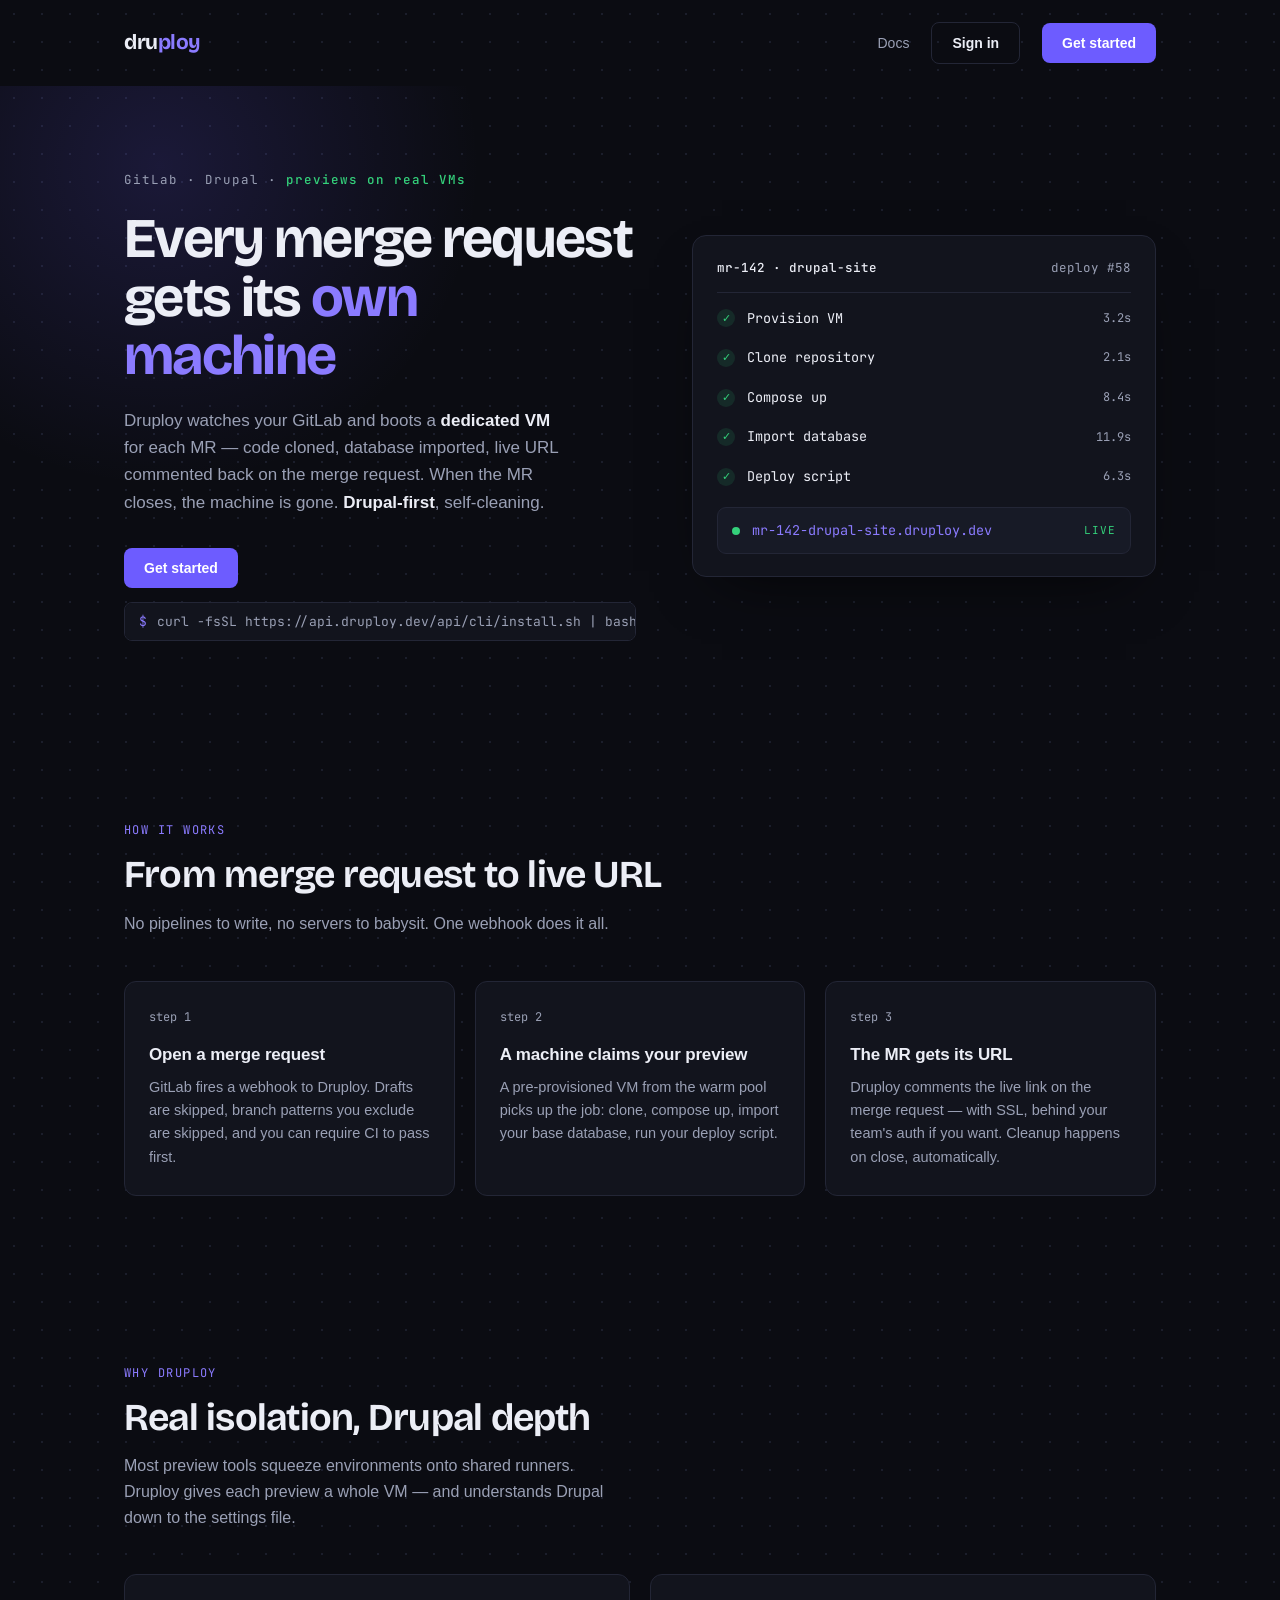
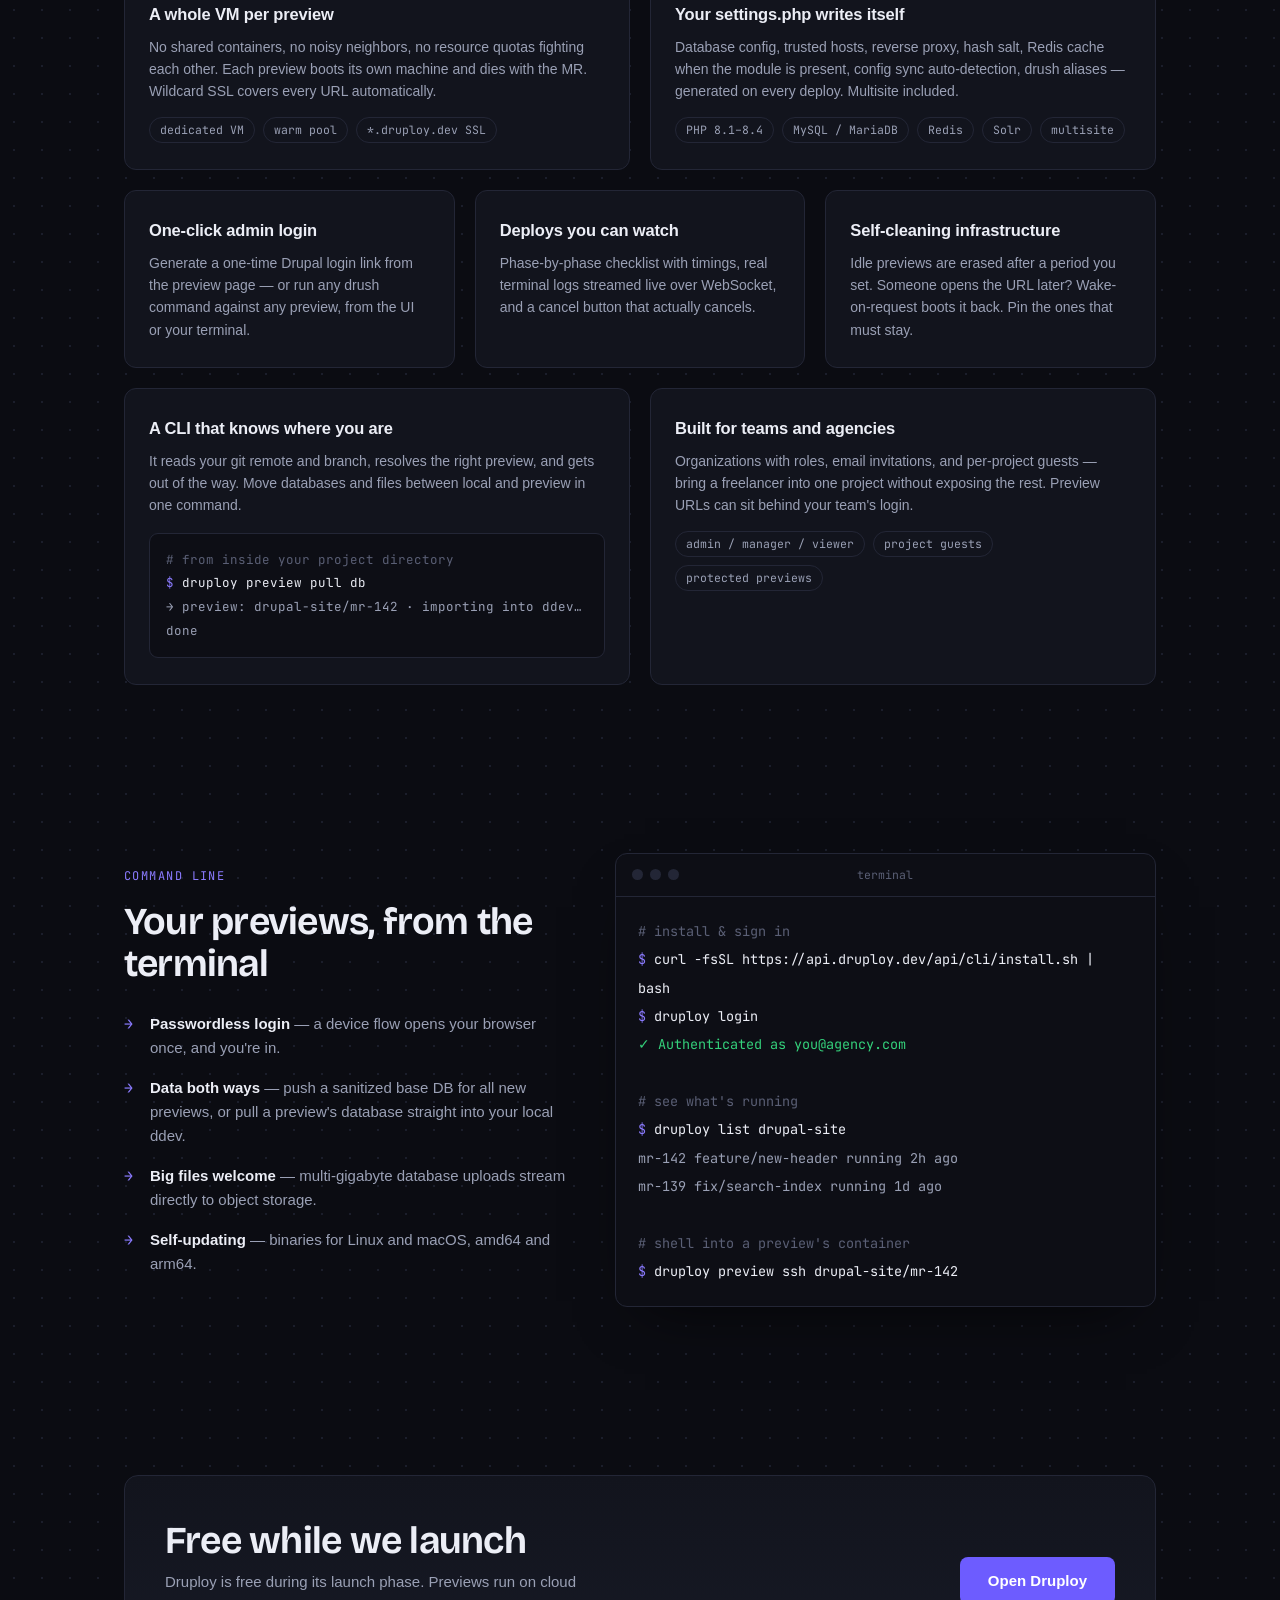
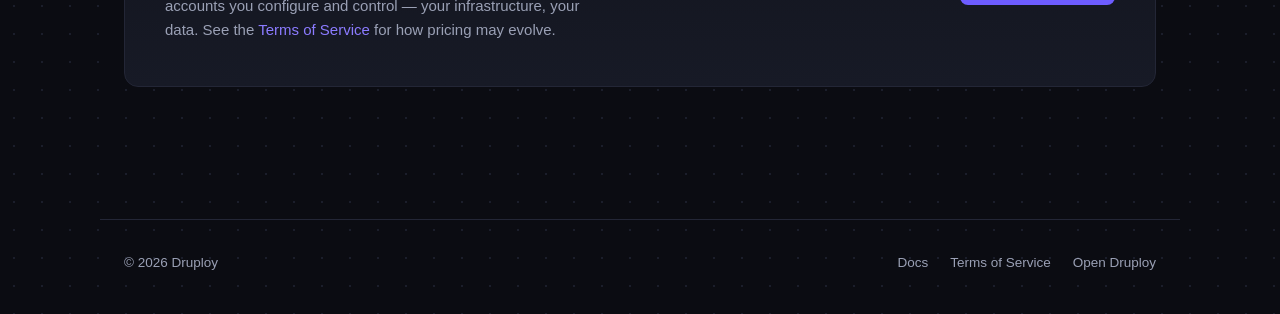
<file: server/preview-manager/landing/index.html>
<!DOCTYPE html>
<html lang="en">
<head>
  <meta charset="UTF-8">
  <meta name="viewport" content="width=device-width, initial-scale=1.0">
  <title>Druploy — On-demand preview environments for Drupal</title>
  <meta name="description" content="Every merge request gets its own machine. Druploy boots a dedicated VM with a live URL for each MR in your GitLab — Drupal-first, self-cleaning.">
  <link rel="preconnect" href="https://fonts.googleapis.com">
  <link rel="preconnect" href="https://fonts.gstatic.com" crossorigin>
  <link href="https://fonts.googleapis.com/css2?family=Bricolage+Grotesque:opsz,wght@12..96,500;12..96,600;12..96,700&family=JetBrains+Mono:wght@400;500&display=swap" rel="stylesheet">
  <style>
    *, *::before, *::after { box-sizing: border-box; margin: 0; padding: 0; }

    :root {
      --ink: #0b0c12;          /* page */
      --raise: #12141d;        /* card */
      --raise-2: #171a26;      /* card hover / inner */
      --line: #232636;
      --text: #eceef6;
      --muted: #9aa0b5;
      --violet: #8b7bff;
      --violet-deep: #6d5cff;
      --live: #34d17b;
      --amber: #f0b429;
      --mono: "JetBrains Mono", ui-monospace, SFMono-Regular, Menlo, monospace;
      --display: "Bricolage Grotesque", -apple-system, sans-serif;
      --body: -apple-system, BlinkMacSystemFont, "Segoe UI", Roboto, "Helvetica Neue", Arial, sans-serif;
    }

    html { scroll-behavior: smooth; }

    body {
      font-family: var(--body);
      background: var(--ink);
      color: var(--text);
      line-height: 1.6;
      -webkit-font-smoothing: antialiased;
      /* faint infrastructure dot-grid */
      background-image: radial-gradient(circle, #1b1e2b 1px, transparent 1px);
      background-size: 28px 28px;
    }

    a { color: var(--violet); text-decoration: none; }
    a:hover { color: #a89cff; }
    :focus-visible { outline: 2px solid var(--violet); outline-offset: 3px; border-radius: 4px; }

    .container { max-width: 1080px; margin: 0 auto; padding: 0 24px; }

    /* ---------- Nav ---------- */
    nav { padding: 22px 0; position: relative; z-index: 2; }
    nav .container { display: flex; justify-content: space-between; align-items: center; gap: 16px; }
    .logo {
      font-family: var(--display);
      font-size: 21px; font-weight: 700; letter-spacing: -0.02em;
      color: var(--text);
    }
    .logo span { color: var(--violet); }
    .nav-right { display: flex; align-items: center; gap: 22px; }
    .nav-plain { font-size: 14px; color: var(--muted); }
    .nav-plain:hover { color: var(--text); }
    .btn {
      display: inline-block;
      font-size: 14px; font-weight: 600;
      padding: 9px 20px;
      background: var(--violet-deep);
      color: #fff; border-radius: 8px;
      transition: background 0.15s ease, transform 0.15s ease;
    }
    .btn:hover { background: var(--violet); color: #fff; transform: translateY(-1px); }
    .btn-ghost {
      background: transparent;
      border: 1px solid var(--line);
      color: var(--text);
    }
    .btn-ghost:hover { background: var(--raise); border-color: #333850; }

    /* ---------- Hero ---------- */
    .hero {
      position: relative;
      padding: 84px 0 96px;
      overflow: hidden;
    }
    .hero::before {
      /* one quiet violet source of light, top-left */
      content: "";
      position: absolute; top: -240px; left: -160px;
      width: 640px; height: 640px;
      background: radial-gradient(closest-side, rgba(109, 92, 255, 0.16), transparent);
      pointer-events: none;
    }
    .hero .container {
      position: relative;
      display: grid;
      grid-template-columns: 1.05fr 0.95fr;
      gap: 56px;
      align-items: center;
    }
    .hero .container > * { min-width: 0; }
    .kicker {
      font-family: var(--mono);
      font-size: 12.5px; letter-spacing: 0.08em;
      color: var(--muted);
      margin-bottom: 20px;
    }
    .kicker b { color: var(--live); font-weight: 500; }
    h1 {
      font-family: var(--display);
      font-size: clamp(31px, 4.5vw + 14px, 56px);
      font-weight: 700;
      line-height: 1.04;
      letter-spacing: -0.03em;
      margin-bottom: 22px;
    }
    h1 em { font-style: normal; color: var(--violet); }
    .hero-sub {
      font-size: 17px; color: var(--muted);
      max-width: 46ch; margin-bottom: 32px;
    }
    .hero-sub strong { color: var(--text); font-weight: 600; }
    .hero-ctas { display: flex; align-items: center; gap: 14px; flex-wrap: wrap; }
    .install-line {
      display: flex; align-items: center; gap: 10px;
      font-family: var(--mono); font-size: 13px;
      color: var(--muted);
      background: var(--raise);
      border: 1px solid var(--line);
      border-radius: 8px;
      padding: 10px 14px;
      cursor: pointer;
      transition: border-color 0.15s ease;
      max-width: 100%;
      overflow-x: auto;
      white-space: nowrap;
    }
    .install-line:hover { border-color: #333850; color: var(--text); }
    .install-line .dollar { color: var(--violet); user-select: none; }
    .install-line .copied { color: var(--live); }

    /* ---------- Deploy timeline (signature) ---------- */
    .deploy-card {
      background: var(--raise);
      border: 1px solid var(--line);
      border-radius: 14px;
      padding: 22px 24px;
      box-shadow: 0 24px 60px -30px rgba(0, 0, 0, 0.8);
    }
    .deploy-head {
      display: flex; justify-content: space-between; align-items: baseline;
      font-family: var(--mono); font-size: 12.5px;
      padding-bottom: 14px; margin-bottom: 6px;
      border-bottom: 1px solid var(--line);
      color: var(--muted);
    }
    .deploy-head .ref { color: var(--text); font-weight: 500; }
    .phase {
      display: flex; align-items: center; gap: 12px;
      font-family: var(--mono); font-size: 13.5px;
      padding: 9px 0;
      opacity: 0;
      animation: phase-in 0.35s ease forwards;
    }
    .phase .tick {
      width: 18px; height: 18px; flex: none;
      border-radius: 50%;
      display: inline-flex; align-items: center; justify-content: center;
      background: rgba(52, 209, 123, 0.12);
      color: var(--live);
      font-size: 11px;
    }
    .phase .name { color: var(--text); }
    .phase .dur { margin-left: auto; color: var(--muted); font-size: 12px; }
    .phase.url-row {
      margin-top: 10px; padding: 12px 14px;
      background: var(--raise-2);
      border: 1px solid var(--line);
      border-radius: 9px;
    }
    .phase.url-row .link { color: var(--violet); overflow: hidden; text-overflow: ellipsis; white-space: nowrap; }
    .live-dot {
      width: 8px; height: 8px; flex: none; border-radius: 50%;
      background: var(--live);
      box-shadow: 0 0 0 0 rgba(52, 209, 123, 0.5);
      animation: pulse 2s ease-out infinite;
    }
    .live-tag { margin-left: auto; color: var(--live); font-size: 11px; letter-spacing: 0.1em; }
    .phase:nth-child(2) { animation-delay: 0.2s; }
    .phase:nth-child(3) { animation-delay: 0.7s; }
    .phase:nth-child(4) { animation-delay: 1.2s; }
    .phase:nth-child(5) { animation-delay: 1.7s; }
    .phase:nth-child(6) { animation-delay: 2.2s; }
    .phase.url-row { animation-delay: 2.9s; }
    @keyframes phase-in { from { opacity: 0; transform: translateY(6px); } to { opacity: 1; transform: none; } }
    @keyframes pulse {
      0% { box-shadow: 0 0 0 0 rgba(52, 209, 123, 0.45); }
      70% { box-shadow: 0 0 0 9px rgba(52, 209, 123, 0); }
      100% { box-shadow: 0 0 0 0 rgba(52, 209, 123, 0); }
    }

    /* ---------- Sections ---------- */
    .section { padding: 84px 0; position: relative; z-index: 1; }
    .eyebrow {
      font-family: var(--mono);
      font-size: 12px; letter-spacing: 0.12em; text-transform: uppercase;
      color: var(--violet);
      margin-bottom: 14px;
    }
    h2 {
      font-family: var(--display);
      font-size: clamp(28px, 3.4vw, 38px);
      font-weight: 650;
      letter-spacing: -0.02em;
      line-height: 1.12;
      margin-bottom: 14px;
    }
    .section-sub { color: var(--muted); max-width: 56ch; margin-bottom: 44px; }

    /* ---------- How it works ---------- */
    .steps { display: grid; grid-template-columns: repeat(3, 1fr); gap: 20px; }
    .step {
      background: var(--raise);
      border: 1px solid var(--line);
      border-radius: 12px;
      padding: 26px 24px;
    }
    .step-n {
      font-family: var(--mono); font-size: 12px;
      color: var(--muted);
      display: block; margin-bottom: 14px;
    }
    .step h3 { font-size: 17px; font-weight: 600; margin-bottom: 8px; letter-spacing: -0.01em; }
    .step p { font-size: 14.5px; color: var(--muted); }
    .step p code, .card p code {
      font-family: var(--mono); font-size: 12.5px;
      background: var(--raise-2);
      border: 1px solid var(--line);
      border-radius: 5px; padding: 1px 6px;
      color: var(--text);
      white-space: nowrap;
    }

    /* ---------- Bento features ---------- */
    .bento {
      display: grid;
      grid-template-columns: repeat(6, 1fr);
      gap: 20px;
    }
    .card {
      background: var(--raise);
      border: 1px solid var(--line);
      border-radius: 12px;
      padding: 26px 24px;
      grid-column: span 2;
      transition: border-color 0.2s ease, transform 0.2s ease;
    }
    .card:hover { border-color: #333850; transform: translateY(-2px); }
    .card.wide { grid-column: span 3; }
    .card h3 { font-size: 16.5px; font-weight: 600; margin-bottom: 8px; letter-spacing: -0.01em; }
    .card p { font-size: 14px; color: var(--muted); }
    .card .chiprow { display: flex; flex-wrap: wrap; gap: 8px; margin-top: 14px; }
    .chip {
      font-family: var(--mono); font-size: 11.5px;
      color: var(--muted);
      border: 1px solid var(--line);
      border-radius: 999px;
      padding: 3px 10px;
    }

    /* mini terminal inside CLI card */
    .mini-term {
      margin-top: 16px;
      background: #0d0e15;
      border: 1px solid var(--line);
      border-radius: 9px;
      padding: 14px 16px;
      font-family: var(--mono); font-size: 12.5px;
      line-height: 1.9;
      overflow-x: auto;
    }
    .mini-term .p { color: var(--violet); user-select: none; }
    .mini-term .c { color: #5a5f75; }
    .mini-term .o { color: var(--muted); }

    /* ---------- CLI section ---------- */
    .cli-grid {
      display: grid;
      grid-template-columns: 0.9fr 1.1fr;
      gap: 48px;
      align-items: center;
    }
    .cli-points { list-style: none; margin: 26px 0 0; }
    .cli-points li {
      position: relative;
      padding: 0 0 16px 26px;
      font-size: 15px; color: var(--muted);
    }
    .cli-points li strong { color: var(--text); font-weight: 600; }
    .cli-points li::before {
      content: "→";
      position: absolute; left: 0;
      color: var(--violet);
      font-family: var(--mono);
    }
    .terminal {
      background: #0d0e15;
      border: 1px solid var(--line);
      border-radius: 12px;
      overflow: hidden;
      box-shadow: 0 24px 60px -30px rgba(0, 0, 0, 0.8);
    }
    .terminal-header {
      display: flex; align-items: center; gap: 7px;
      padding: 12px 16px;
      border-bottom: 1px solid var(--line);
    }
    .t-dot { width: 11px; height: 11px; border-radius: 50%; background: var(--line); }
    .terminal-title {
      flex: 1; text-align: center;
      font-family: var(--mono); font-size: 11.5px; color: #5a5f75;
    }
    .terminal-body {
      padding: 20px 22px;
      font-family: var(--mono); font-size: 13.5px; line-height: 2.1;
      overflow-x: auto;
    }
    .terminal-body .p { color: var(--violet); user-select: none; }
    .terminal-body .c { color: #5a5f75; }
    .terminal-body .o { color: var(--muted); }
    .terminal-body .g { color: var(--live); }

    /* ---------- Pricing strip ---------- */
    .pricing {
      background: linear-gradient(180deg, var(--raise), var(--raise-2));
      border: 1px solid var(--line);
      border-radius: 14px;
      padding: 44px 40px;
      display: flex;
      justify-content: space-between;
      align-items: center;
      gap: 32px;
    }
    .pricing h2 { margin-bottom: 8px; }
    .pricing p { color: var(--muted); font-size: 15px; max-width: 52ch; }
    .pricing .btn { flex: none; font-size: 15px; padding: 12px 28px; }

    /* ---------- Footer ---------- */
    footer { padding: 48px 0 40px; }
    footer .container {
      display: flex; justify-content: space-between; align-items: center;
      gap: 16px; flex-wrap: wrap;
      border-top: 1px solid var(--line);
      padding-top: 32px;
    }
    footer p, footer a { font-size: 13.5px; color: var(--muted); }
    footer a:hover { color: var(--text); }
    .foot-links { display: flex; gap: 22px; }

    /* ---------- Responsive ---------- */
    @media (max-width: 900px) {
      .hero .container { grid-template-columns: 1fr; gap: 44px; }
      .steps { grid-template-columns: 1fr; }
      .bento { grid-template-columns: 1fr 1fr; }
      .card, .card.wide { grid-column: span 2; }
      .cli-grid { grid-template-columns: 1fr; gap: 32px; }
      .pricing { flex-direction: column; align-items: flex-start; }
    }
    @media (max-width: 600px) {
      .hero { padding: 48px 0 64px; }
      .section { padding: 56px 0; }
      .nav-plain.hide-sm { display: none; }
    }

    @media (prefers-reduced-motion: reduce) {
      html { scroll-behavior: auto; }
      .phase, .phase.url-row { animation: none; opacity: 1; }
      .live-dot { animation: none; }
      .card:hover, .btn:hover { transform: none; }
    }
  </style>
</head>
<body>

<nav>
  <div class="container">
    <a class="logo" href="/">dru<span>ploy</span></a>
    <div class="nav-right">
      <a class="nav-plain hide-sm" href="/docs/">Docs</a>
      <a class="btn btn-ghost" href="https://druploy.dev">Sign in</a>
      <a class="btn" href="https://druploy.dev">Get started</a>
    </div>
  </div>
</nav>

<section class="hero">
  <div class="container">
    <div>
      <p class="kicker">GitLab · Drupal · <b>previews on real VMs</b></p>
      <h1>Every merge request gets its <em>own machine</em></h1>
      <p class="hero-sub">
        Druploy watches your GitLab and boots a <strong>dedicated VM</strong> for each MR —
        code cloned, database imported, live URL commented back on the merge request.
        When the MR closes, the machine is gone. <strong>Drupal-first</strong>, self-cleaning.
      </p>
      <div class="hero-ctas">
        <a class="btn" href="https://druploy.dev">Get started</a>
        <button class="install-line" id="install-copy" type="button" aria-label="Copy install command">
          <span class="dollar">$</span>
          <span id="install-text">curl -fsSL https://api.druploy.dev/api/cli/install.sh | bash</span>
        </button>
      </div>
    </div>

    <div class="deploy-card" aria-label="Example deploy timeline">
      <div class="deploy-head">
        <span class="ref">mr-142 · drupal-site</span>
        <span>deploy #58</span>
      </div>
      <div class="phase"><span class="tick">✓</span><span class="name">Provision VM</span><span class="dur">3.2s</span></div>
      <div class="phase"><span class="tick">✓</span><span class="name">Clone repository</span><span class="dur">2.1s</span></div>
      <div class="phase"><span class="tick">✓</span><span class="name">Compose up</span><span class="dur">8.4s</span></div>
      <div class="phase"><span class="tick">✓</span><span class="name">Import database</span><span class="dur">11.9s</span></div>
      <div class="phase"><span class="tick">✓</span><span class="name">Deploy script</span><span class="dur">6.3s</span></div>
      <div class="phase url-row">
        <span class="live-dot"></span>
        <span class="link">mr-142-drupal-site.druploy.dev</span>
        <span class="live-tag">LIVE</span>
      </div>
    </div>
  </div>
</section>

<section class="section">
  <div class="container">
    <p class="eyebrow">How it works</p>
    <h2>From merge request to live URL</h2>
    <p class="section-sub">No pipelines to write, no servers to babysit. One webhook does it all.</p>
    <div class="steps">
      <div class="step">
        <span class="step-n">step 1</span>
        <h3>Open a merge request</h3>
        <p>GitLab fires a webhook to Druploy. Drafts are skipped, branch patterns you exclude are skipped, and you can require CI to pass first.</p>
      </div>
      <div class="step">
        <span class="step-n">step 2</span>
        <h3>A machine claims your preview</h3>
        <p>A pre-provisioned VM from the warm pool picks up the job: clone, compose up, import your base database, run your deploy script.</p>
      </div>
      <div class="step">
        <span class="step-n">step 3</span>
        <h3>The MR gets its URL</h3>
        <p>Druploy comments the live link on the merge request — with SSL, behind your team's auth if you want. Cleanup happens on close, automatically.</p>
      </div>
    </div>
  </div>
</section>

<section class="section">
  <div class="container">
    <p class="eyebrow">Why Druploy</p>
    <h2>Real isolation, Drupal depth</h2>
    <p class="section-sub">Most preview tools squeeze environments onto shared runners. Druploy gives each preview a whole VM — and understands Drupal down to the settings file.</p>

    <div class="bento">
      <div class="card wide">
        <h3>A whole VM per preview</h3>
        <p>No shared containers, no noisy neighbors, no resource quotas fighting each other. Each preview boots its own machine and dies with the MR. Wildcard SSL covers every URL automatically.</p>
        <div class="chiprow">
          <span class="chip">dedicated VM</span><span class="chip">warm pool</span><span class="chip">*.druploy.dev SSL</span>
        </div>
      </div>
      <div class="card wide">
        <h3>Your settings.php writes itself</h3>
        <p>Database config, trusted hosts, reverse proxy, hash salt, Redis cache when the module is present, config sync auto-detection, drush aliases — generated on every deploy. Multisite included.</p>
        <div class="chiprow">
          <span class="chip">PHP 8.1–8.4</span><span class="chip">MySQL / MariaDB</span><span class="chip">Redis</span><span class="chip">Solr</span><span class="chip">multisite</span>
        </div>
      </div>

      <div class="card">
        <h3>One-click admin login</h3>
        <p>Generate a one-time Drupal login link from the preview page — or run any drush command against any preview, from the UI or your terminal.</p>
      </div>
      <div class="card">
        <h3>Deploys you can watch</h3>
        <p>Phase-by-phase checklist with timings, real terminal logs streamed live over WebSocket, and a cancel button that actually cancels.</p>
      </div>
      <div class="card">
        <h3>Self-cleaning infrastructure</h3>
        <p>Idle previews are erased after a period you set. Someone opens the URL later? Wake-on-request boots it back. Pin the ones that must stay.</p>
      </div>

      <div class="card wide">
        <h3>A CLI that knows where you are</h3>
        <p>It reads your git remote and branch, resolves the right preview, and gets out of the way. Move databases and files between local and preview in one command.</p>
        <div class="mini-term" aria-label="CLI example">
          <span class="c"># from inside your project directory</span><br>
          <span class="p">$</span> druploy preview pull db<br>
          <span class="o">→ preview: drupal-site/mr-142 · importing into ddev… done</span>
        </div>
      </div>
      <div class="card wide">
        <h3>Built for teams and agencies</h3>
        <p>Organizations with roles, email invitations, and per-project guests — bring a freelancer into one project without exposing the rest. Preview URLs can sit behind your team's login.</p>
        <div class="chiprow">
          <span class="chip">admin / manager / viewer</span><span class="chip">project guests</span><span class="chip">protected previews</span>
        </div>
      </div>
    </div>
  </div>
</section>

<section class="section">
  <div class="container">
    <div class="cli-grid">
      <div>
        <p class="eyebrow">Command line</p>
        <h2>Your previews, from the terminal</h2>
        <ul class="cli-points">
          <li><strong>Passwordless login</strong> — a device flow opens your browser once, and you're in.</li>
          <li><strong>Data both ways</strong> — push a sanitized base DB for all new previews, or pull a preview's database straight into your local ddev.</li>
          <li><strong>Big files welcome</strong> — multi-gigabyte database uploads stream directly to object storage.</li>
          <li><strong>Self-updating</strong> — binaries for Linux and macOS, amd64 and arm64.</li>
        </ul>
      </div>
      <div class="terminal">
        <div class="terminal-header">
          <div class="t-dot"></div><div class="t-dot"></div><div class="t-dot"></div>
          <div class="terminal-title">terminal</div>
          <div style="width:47px"></div>
        </div>
        <div class="terminal-body">
          <span class="c"># install &amp; sign in</span><br>
          <span class="p">$</span> curl -fsSL https://api.druploy.dev/api/cli/install.sh | bash<br>
          <span class="p">$</span> druploy login<br>
          <span class="g">✓ Authenticated as you@agency.com</span><br><br>
          <span class="c"># see what's running</span><br>
          <span class="p">$</span> druploy list drupal-site<br>
          <span class="o">mr-142   feature/new-header   running   2h ago</span><br>
          <span class="o">mr-139   fix/search-index     running   1d ago</span><br><br>
          <span class="c"># shell into a preview's container</span><br>
          <span class="p">$</span> druploy preview ssh drupal-site/mr-142
        </div>
      </div>
    </div>
  </div>
</section>

<section class="section">
  <div class="container">
    <div class="pricing">
      <div>
        <h2>Free while we launch</h2>
        <p>Druploy is free during its launch phase. Previews run on cloud accounts you configure and control — your infrastructure, your data. See the <a href="/terms/">Terms of Service</a> for how pricing may evolve.</p>
      </div>
      <a class="btn" href="https://druploy.dev">Open Druploy</a>
    </div>
  </div>
</section>

<footer>
  <div class="container">
    <p>© 2026 Druploy</p>
    <div class="foot-links">
      <a href="/docs/">Docs</a>
      <a href="/terms/">Terms of Service</a>
      <a href="https://druploy.dev">Open Druploy</a>
    </div>
  </div>
</footer>

<script>
  (function () {
    var btn = document.getElementById('install-copy');
    var txt = document.getElementById('install-text');
    var original = txt.textContent;
    btn.addEventListener('click', function () {
      navigator.clipboard.writeText(original).then(function () {
        txt.textContent = 'Copied to clipboard';
        txt.classList.add('copied');
        setTimeout(function () {
          txt.textContent = original;
          txt.classList.remove('copied');
        }, 1600);
      });
    });
  })();
</script>

</body>
</html>
</file>
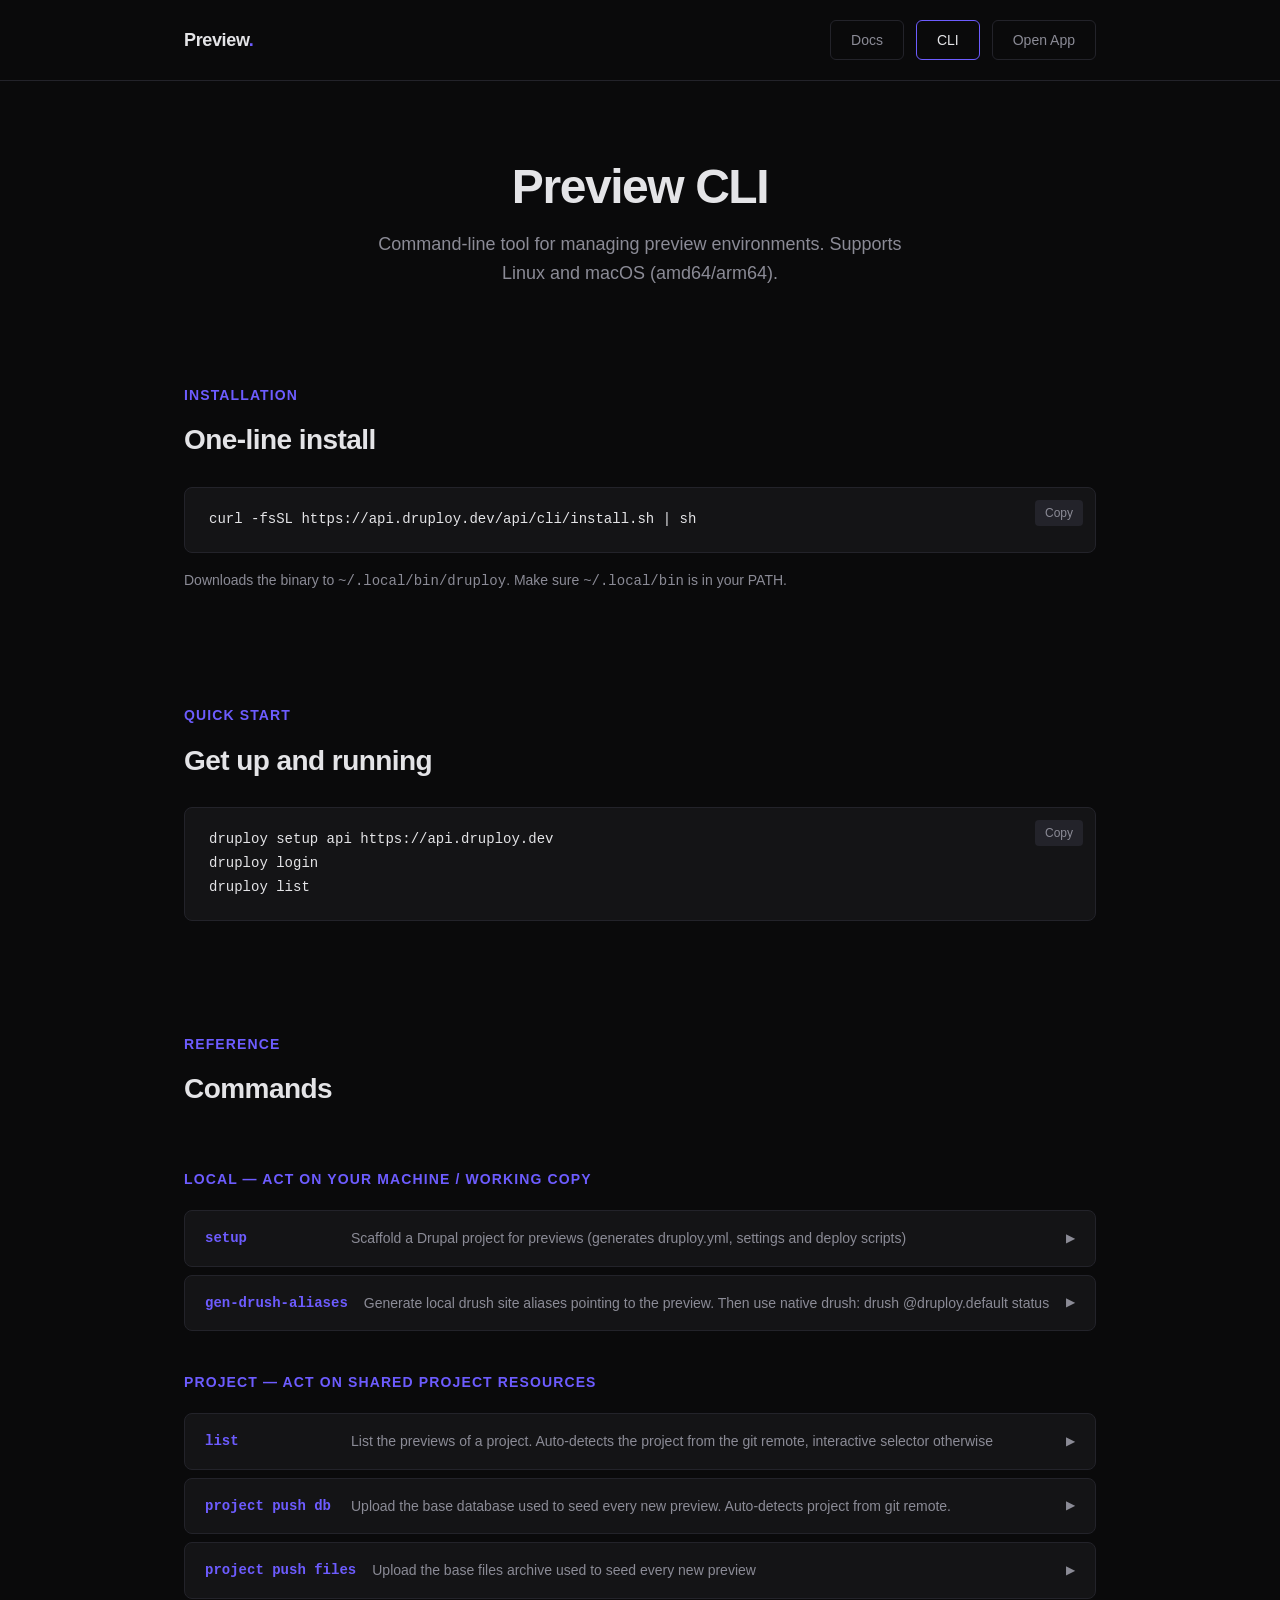
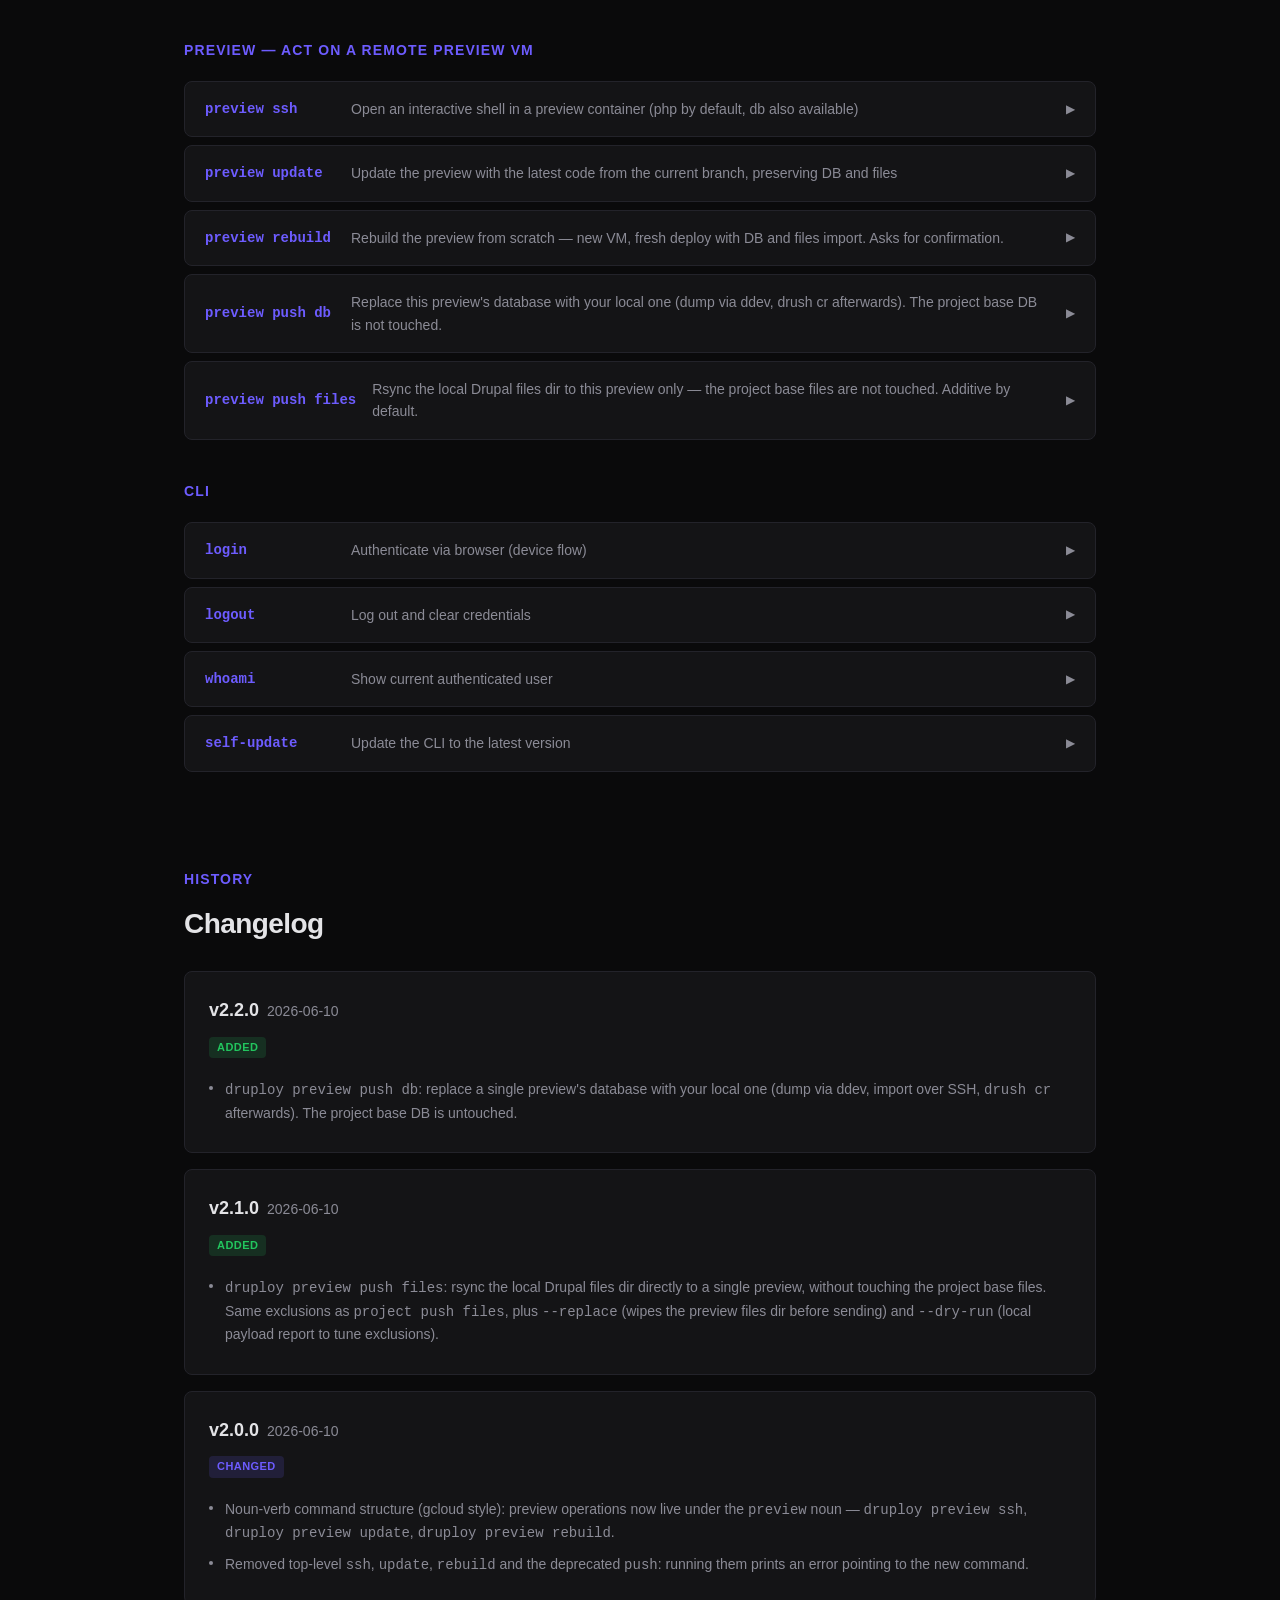
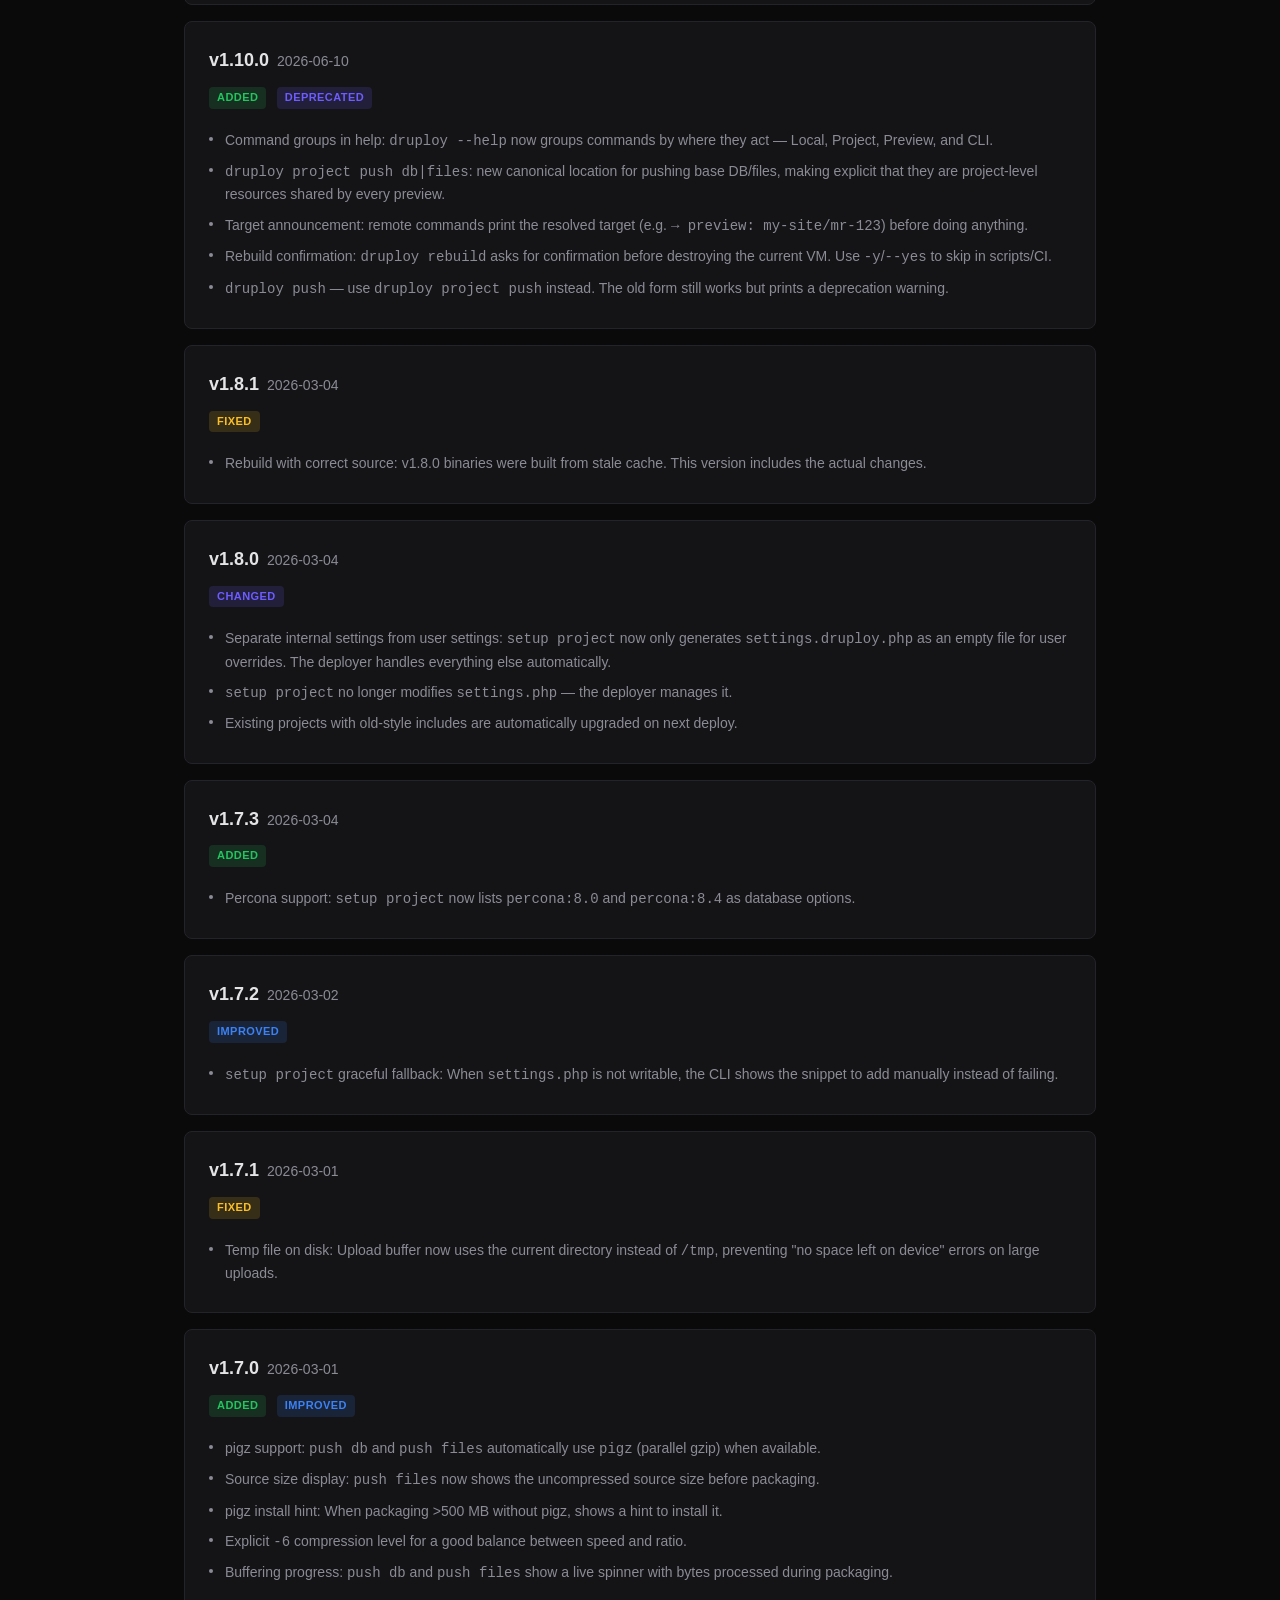
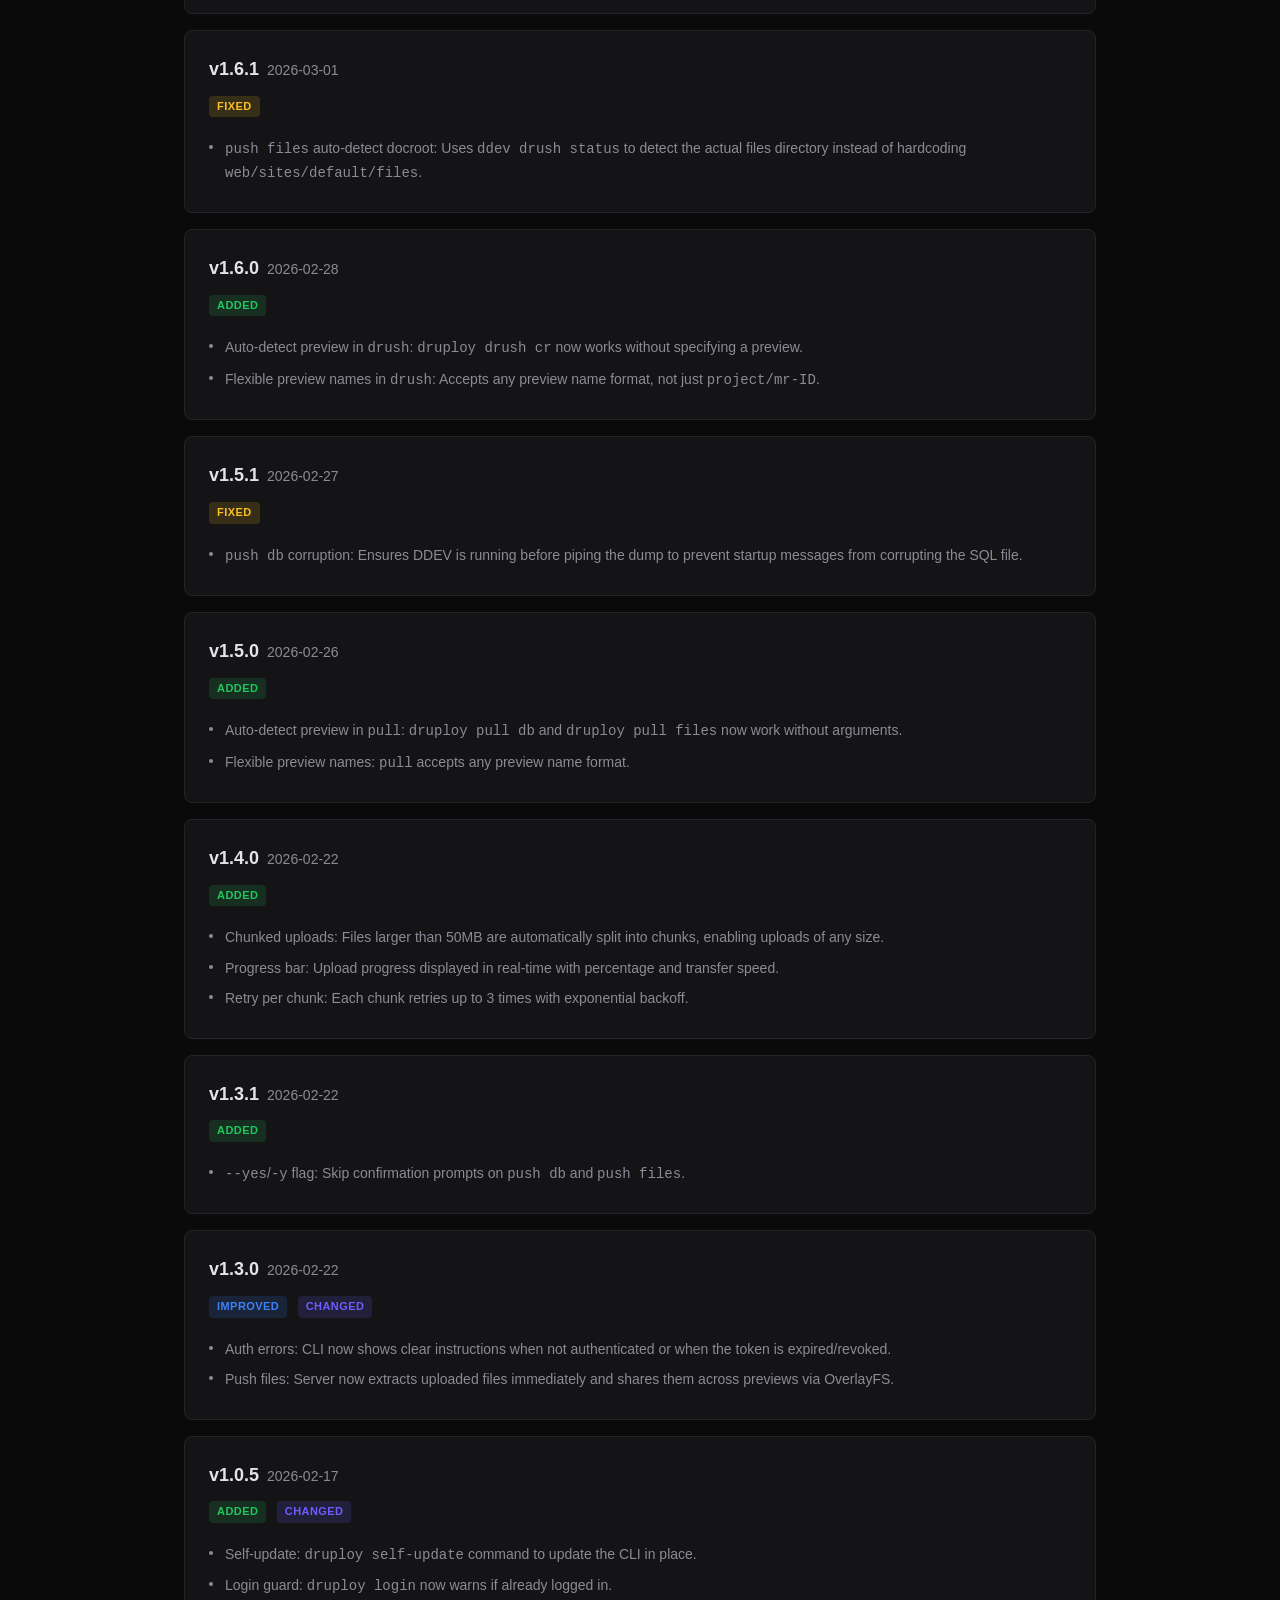
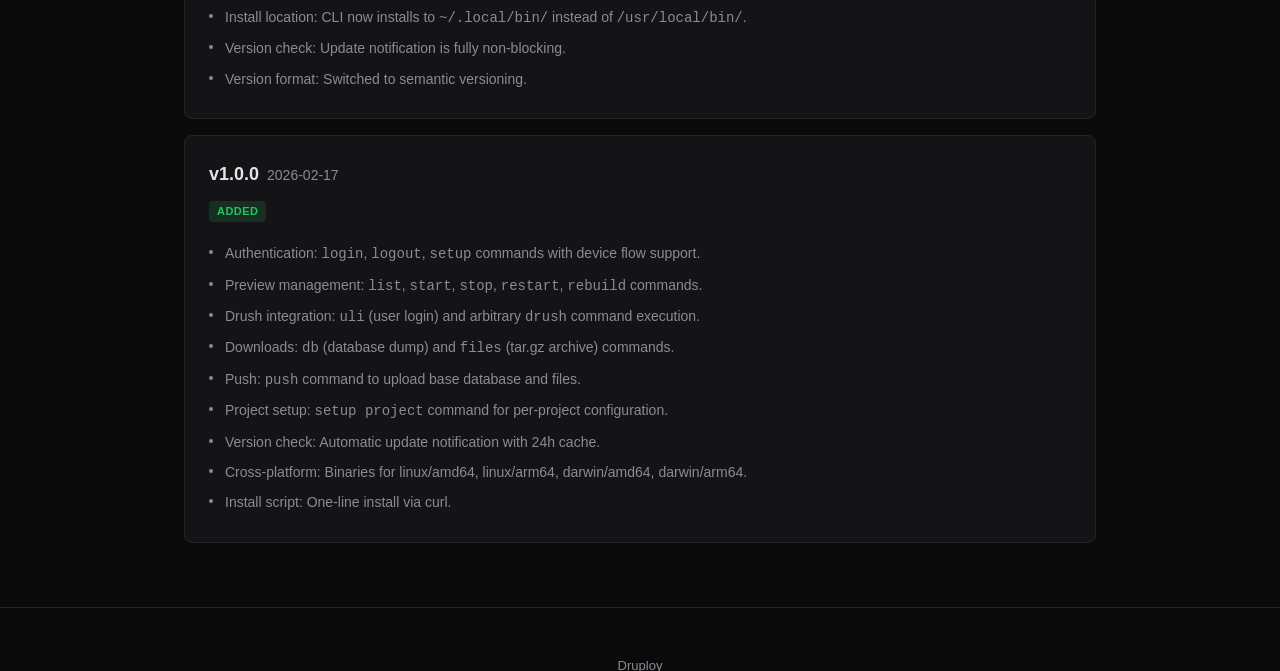
<file: server/preview-manager/landing/cli/index.html>
<!DOCTYPE html>
<html lang="en">
<head>
  <meta charset="UTF-8">
  <meta name="viewport" content="width=device-width, initial-scale=1.0">
  <title>Preview CLI — Command-line tool for preview environments</title>
  <meta name="description" content="Install and use the Preview CLI to manage preview environments from your terminal. Supports Linux and macOS.">
  <style>
    *, *::before, *::after { box-sizing: border-box; margin: 0; padding: 0; }

    :root {
      --bg: #0a0a0b;
      --surface: #141416;
      --border: #23232a;
      --text: #e4e4e7;
      --text-muted: #8b8b96;
      --accent: #6d5cff;
      --accent-hover: #8475ff;
      --green: #22c55e;
    }

    body {
      font-family: -apple-system, BlinkMacSystemFont, "Segoe UI", Roboto, "Helvetica Neue", Arial, sans-serif;
      background: var(--bg);
      color: var(--text);
      line-height: 1.6;
      -webkit-font-smoothing: antialiased;
    }

    a { color: var(--accent); text-decoration: none; }
    a:hover { color: var(--accent-hover); }

    .container {
      max-width: 960px;
      margin: 0 auto;
      padding: 0 24px;
    }

    /* Nav */
    nav {
      padding: 20px 0;
      border-bottom: 1px solid var(--border);
    }
    nav .container {
      display: flex;
      justify-content: space-between;
      align-items: center;
    }
    .logo {
      font-size: 18px;
      font-weight: 700;
      color: var(--text);
      letter-spacing: -0.02em;
    }
    .logo span { color: var(--accent); }
    .nav-links {
      display: flex;
      gap: 12px;
      align-items: center;
    }
    .nav-link {
      font-size: 14px;
      padding: 8px 20px;
      border: 1px solid var(--border);
      border-radius: 6px;
      color: var(--text-muted);
      transition: border-color 0.2s, color 0.2s;
    }
    .nav-link:hover { border-color: var(--accent); color: var(--text); }
    .nav-link.active { border-color: var(--accent); color: var(--text); }

    /* Hero */
    .hero {
      padding: 80px 0 48px;
      text-align: center;
    }
    .hero h1 {
      font-size: clamp(32px, 4vw, 48px);
      font-weight: 800;
      line-height: 1.1;
      letter-spacing: -0.03em;
      margin-bottom: 16px;
    }
    .hero p {
      font-size: 18px;
      color: var(--text-muted);
      max-width: 560px;
      margin: 0 auto;
    }

    /* Sections */
    .section {
      padding: 48px 0;
    }
    .section-label {
      font-size: 14px;
      font-weight: 600;
      text-transform: uppercase;
      letter-spacing: 0.08em;
      color: var(--accent);
      margin-bottom: 12px;
    }
    .section h2 {
      font-size: 28px;
      font-weight: 700;
      letter-spacing: -0.02em;
      margin-bottom: 24px;
    }
    .section p {
      color: var(--text-muted);
      margin-bottom: 16px;
    }

    /* Code blocks */
    .code-block {
      position: relative;
      background: var(--surface);
      border: 1px solid var(--border);
      border-radius: 8px;
      margin-bottom: 16px;
      overflow: hidden;
    }
    .code-block pre {
      padding: 20px 24px;
      overflow-x: auto;
      font-family: "SF Mono", "Fira Code", "Fira Mono", Menlo, Consolas, monospace;
      font-size: 14px;
      line-height: 1.7;
      color: var(--text);
    }
    .code-block .copy-btn {
      position: absolute;
      top: 12px;
      right: 12px;
      background: var(--border);
      border: none;
      color: var(--text-muted);
      padding: 6px 10px;
      border-radius: 4px;
      font-size: 12px;
      cursor: pointer;
      font-family: inherit;
      transition: background 0.2s, color 0.2s;
    }
    .code-block .copy-btn:hover {
      background: var(--accent);
      color: #fff;
    }

    .note {
      font-size: 14px;
      color: var(--text-muted);
      margin-top: 8px;
    }

    /* Commands accordion */
    .command-list {
      display: flex;
      flex-direction: column;
      gap: 8px;
    }
    .command-item {
      background: var(--surface);
      border: 1px solid var(--border);
      border-radius: 8px;
      overflow: hidden;
      transition: border-color 0.2s;
    }
    .command-item.open {
      border-color: rgba(109, 92, 255, 0.3);
    }
    .command-header {
      display: flex;
      align-items: center;
      padding: 16px 20px;
      cursor: pointer;
      user-select: none;
      gap: 16px;
    }
    .command-header:hover {
      background: rgba(109, 92, 255, 0.04);
    }
    .command-name {
      font-family: "SF Mono", "Fira Code", "Fira Mono", Menlo, Consolas, monospace;
      font-size: 14px;
      font-weight: 600;
      color: var(--accent);
      min-width: 130px;
      flex-shrink: 0;
    }
    .command-desc {
      color: var(--text-muted);
      font-size: 14px;
      flex: 1;
    }
    .command-chevron {
      color: var(--text-muted);
      font-size: 12px;
      transition: transform 0.2s;
      flex-shrink: 0;
    }
    .command-item.open .command-chevron {
      transform: rotate(90deg);
    }
    .command-body {
      display: none;
      padding: 0 20px 20px;
      border-top: 1px solid var(--border);
    }
    .command-item.open .command-body {
      display: block;
      padding-top: 16px;
    }
    .command-body .usage-label {
      font-size: 12px;
      font-weight: 600;
      text-transform: uppercase;
      letter-spacing: 0.06em;
      color: var(--text-muted);
      margin-bottom: 8px;
    }
    .command-body code {
      font-family: "SF Mono", "Fira Code", "Fira Mono", Menlo, Consolas, monospace;
      font-size: 13px;
      background: rgba(109, 92, 255, 0.1);
      padding: 2px 8px;
      border-radius: 4px;
      color: var(--text);
    }
    .command-body .usage-block {
      background: var(--bg);
      border: 1px solid var(--border);
      border-radius: 6px;
      padding: 12px 16px;
      margin-bottom: 12px;
      font-family: "SF Mono", "Fira Code", "Fira Mono", Menlo, Consolas, monospace;
      font-size: 13px;
      color: var(--text);
    }
    .flags-table {
      width: 100%;
      font-size: 13px;
      margin-top: 4px;
    }
    .flags-table th {
      text-align: left;
      color: var(--text-muted);
      font-weight: 600;
      padding: 6px 12px 6px 0;
      font-size: 12px;
      text-transform: uppercase;
      letter-spacing: 0.06em;
    }
    .flags-table td {
      padding: 6px 12px 6px 0;
      color: var(--text);
    }
    .flags-table td:first-child {
      font-family: "SF Mono", "Fira Code", "Fira Mono", Menlo, Consolas, monospace;
      color: var(--green);
      white-space: nowrap;
    }

    /* Changelog */
    .changelog-entry {
      background: var(--surface);
      border: 1px solid var(--border);
      border-radius: 8px;
      padding: 24px;
      margin-bottom: 16px;
    }
    .changelog-entry h3 {
      font-size: 18px;
      font-weight: 700;
      margin-bottom: 4px;
    }
    .changelog-entry h3 span {
      font-size: 14px;
      font-weight: 400;
      color: var(--text-muted);
      margin-left: 8px;
    }
    .changelog-entry .tag {
      display: inline-block;
      font-size: 11px;
      font-weight: 600;
      text-transform: uppercase;
      letter-spacing: 0.04em;
      padding: 2px 8px;
      border-radius: 4px;
      margin-right: 6px;
      margin-bottom: 4px;
    }
    .tag-added { background: rgba(34, 197, 94, 0.15); color: var(--green); }
    .tag-changed { background: rgba(109, 92, 255, 0.15); color: var(--accent); }
    .tag-fixed { background: rgba(251, 191, 36, 0.15); color: #fbbf24; }
    .tag-improved { background: rgba(59, 130, 246, 0.15); color: #3b82f6; }
    .changelog-entry ul {
      list-style: none;
      margin-top: 12px;
    }
    .changelog-entry li {
      color: var(--text-muted);
      font-size: 14px;
      padding: 4px 0;
      padding-left: 16px;
      position: relative;
    }
    .changelog-entry li::before {
      content: '';
      position: absolute;
      left: 0;
      top: 12px;
      width: 4px;
      height: 4px;
      border-radius: 50%;
      background: var(--text-muted);
    }

    /* Footer */
    footer {
      padding: 48px 0 32px;
      border-top: 1px solid var(--border);
      text-align: center;
    }
    footer p {
      font-size: 13px;
      color: var(--text-muted);
    }

    /* Responsive */
    @media (max-width: 640px) {
      .command-name { min-width: 100px; }
      .command-desc { display: none; }
      .nav-links { gap: 8px; }
      .nav-link { padding: 6px 14px; font-size: 13px; }
    }
  </style>
</head>
<body>
  <nav>
    <div class="container">
      <a href="/" class="logo">Preview<span>.</span></a>
      <div class="nav-links">
        <a href="/docs/" class="nav-link">Docs</a>
        <a href="/cli" class="nav-link active">CLI</a>
        <a href="https://druploy.dev" class="nav-link">Open App</a>
      </div>
    </div>
  </nav>

  <section class="hero">
    <div class="container">
      <h1>Preview CLI</h1>
      <p>Command-line tool for managing preview environments. Supports Linux and macOS (amd64/arm64).</p>
    </div>
  </section>

  <!-- Installation -->
  <section class="section">
    <div class="container">
      <div class="section-label">Installation</div>
      <h2>One-line install</h2>
      <div class="code-block">
        <button class="copy-btn" onclick="copyCode(this)">Copy</button>
        <pre>curl -fsSL https://api.druploy.dev/api/cli/install.sh | sh</pre>
      </div>
      <p class="note">Downloads the binary to <code>~/.local/bin/druploy</code>. Make sure <code>~/.local/bin</code> is in your PATH.</p>
    </div>
  </section>

  <!-- Quick Start -->
  <section class="section">
    <div class="container">
      <div class="section-label">Quick Start</div>
      <h2>Get up and running</h2>
      <div class="code-block">
        <button class="copy-btn" onclick="copyCode(this)">Copy</button>
        <pre>druploy setup api https://api.druploy.dev
druploy login
druploy list</pre>
      </div>
    </div>
  </section>

  <!-- Commands -->
  <section class="section">
    <div class="container">
      <div class="section-label">Reference</div>
      <h2>Commands</h2>
      <div class="command-list" id="commands"></div>
    </div>
  </section>

  <!-- Changelog -->
  <section class="section">
    <div class="container">
      <div class="section-label">History</div>
      <h2>Changelog</h2>
      <div id="changelog"></div>
    </div>
  </section>

  <footer>
    <div class="container">
      <p>Druploy</p>
    </div>
  </footer>

  <script>
    // Copy button
    function copyCode(btn) {
      const pre = btn.parentElement.querySelector('pre');
      navigator.clipboard.writeText(pre.textContent).then(() => {
        btn.textContent = 'Copied!';
        setTimeout(() => btn.textContent = 'Copy', 2000);
      });
    }

    // Commands data, grouped by where each command acts
    const commands = [
      { group: 'Local — act on your machine / working copy', name: 'setup', usage: 'druploy setup', desc: 'Scaffold a Drupal project for previews (generates druploy.yml, settings and deploy scripts)', flags: [['--override', 'Overwrite existing files with the latest templates']] },
      { group: 'Local — act on your machine / working copy', name: 'gen-drush-aliases', usage: 'druploy gen-drush-aliases [PROJECT/PREVIEW]', desc: 'Generate local drush site aliases pointing to the preview. Then use native drush: drush @druploy.default status', flags: [] },
      { group: 'Project — act on shared project resources', name: 'list', usage: 'druploy list [PROJECT]', desc: 'List the previews of a project. Auto-detects the project from the git remote, interactive selector otherwise', flags: [['--no-status', 'Skip fetching container status (faster)']] },
      { group: 'Project — act on shared project resources', name: 'project push db', usage: 'druploy project push db [file.sql.gz]', desc: 'Upload the base database used to seed every new preview. Auto-detects project from git remote.', flags: [['--yes, -y', 'Skip confirmation prompt']] },
      { group: 'Project — act on shared project resources', name: 'project push files', usage: 'druploy project push files [file.tar.gz]', desc: 'Upload the base files archive used to seed every new preview', flags: [['--no-image-styles', 'Exclude styles/ (Drupal regenerates them on demand)'], ['--strip-heavy-files SIZE', 'Remove files larger than SIZE before upload'], ['--yes, -y', 'Skip confirmation prompt']] },
      { group: 'Preview — act on a remote preview VM', name: 'preview ssh', usage: 'druploy preview ssh [container] [PROJECT/PREVIEW]', desc: 'Open an interactive shell in a preview container (php by default, db also available)', flags: [] },
      { group: 'Preview — act on a remote preview VM', name: 'preview update', usage: 'druploy preview update', desc: 'Update the preview with the latest code from the current branch, preserving DB and files', flags: [] },
      { group: 'Preview — act on a remote preview VM', name: 'preview rebuild', usage: 'druploy preview rebuild [PROJECT/PREVIEW]', desc: 'Rebuild the preview from scratch — new VM, fresh deploy with DB and files import. Asks for confirmation.', flags: [['--yes, -y', 'Skip confirmation prompt']] },
      { group: 'Preview — act on a remote preview VM', name: 'preview push db', usage: 'druploy preview push db [PROJECT/PREVIEW]', desc: 'Replace this preview\'s database with your local one (dump via ddev, drush cr afterwards). The project base DB is not touched.', flags: [['--yes, -y', 'Skip confirmation prompt']] },
      { group: 'Preview — act on a remote preview VM', name: 'preview push files', usage: 'druploy preview push files [PROJECT/PREVIEW]', desc: 'Rsync the local Drupal files dir to this preview only — the project base files are not touched. Additive by default.', flags: [['--dry-run', 'Local payload report (no connection, nothing sent) — tune exclusions before sending'], ['--replace', 'Wipe the preview files dir completely before sending'], ['--no-image-styles', 'Exclude styles/ (Drupal regenerates them on demand)'], ['--strip-heavy-files SIZE', 'Exclude files larger than SIZE'], ['--yes, -y', 'Skip confirmation prompt']] },
      { group: 'CLI', name: 'login', usage: 'druploy login', desc: 'Authenticate via browser (device flow)', flags: [['--no-browser', 'Print URL instead of opening browser']] },
      { group: 'CLI', name: 'logout', usage: 'druploy logout', desc: 'Log out and clear credentials', flags: [] },
      { group: 'CLI', name: 'whoami', usage: 'druploy whoami', desc: 'Show current authenticated user', flags: [] },
      { group: 'CLI', name: 'self-update', usage: 'druploy self-update', desc: 'Update the CLI to the latest version', flags: [] },
    ];

    // Render commands with group headers
    const commandList = document.getElementById('commands');
    let lastGroup = '';
    commands.forEach((cmd, i) => {
      if (cmd.group !== lastGroup) {
        lastGroup = cmd.group;
        const groupHeader = document.createElement('div');
        groupHeader.className = 'section-label';
        groupHeader.style.cssText = 'margin: 32px 0 12px;';
        groupHeader.textContent = cmd.group;
        commandList.appendChild(groupHeader);
      }
      const item = document.createElement('div');
      item.className = 'command-item';
      let flagsHTML = '';
      if (cmd.flags.length > 0) {
        flagsHTML = `
          <div class="usage-label" style="margin-top: 12px">Flags</div>
          <table class="flags-table">
            <tbody>
              ${cmd.flags.map(f => `<tr><td>${f[0]}</td><td>${f[1]}</td></tr>`).join('')}
            </tbody>
          </table>`;
      }
      item.innerHTML = `
        <div class="command-header" onclick="toggleCommand(this)">
          <span class="command-name">${cmd.name}</span>
          <span class="command-desc">${cmd.desc}</span>
          <span class="command-chevron">&#9654;</span>
        </div>
        <div class="command-body">
          <div class="usage-label">Usage</div>
          <div class="usage-block">${cmd.usage}</div>
          <p style="color: var(--text-muted); font-size: 14px;">${cmd.desc}</p>
          ${flagsHTML}
        </div>`;
      commandList.appendChild(item);
    });

    function toggleCommand(header) {
      const item = header.parentElement;
      item.classList.toggle('open');
    }

    // Changelog data
    const changelog = [
      {
        version: '2.2.0', date: '2026-06-10',
        sections: [
          { tag: 'Added', type: 'added', items: [
            '<code>druploy preview push db</code>: replace a single preview\'s database with your local one (dump via ddev, import over SSH, <code>drush cr</code> afterwards). The project base DB is untouched.'
          ]}
        ]
      },
      {
        version: '2.1.0', date: '2026-06-10',
        sections: [
          { tag: 'Added', type: 'added', items: [
            '<code>druploy preview push files</code>: rsync the local Drupal files dir directly to a single preview, without touching the project base files. Same exclusions as <code>project push files</code>, plus <code>--replace</code> (wipes the preview files dir before sending) and <code>--dry-run</code> (local payload report to tune exclusions).'
          ]}
        ]
      },
      {
        version: '2.0.0', date: '2026-06-10',
        sections: [
          { tag: 'Changed', type: 'changed', items: [
            'Noun-verb command structure (gcloud style): preview operations now live under the <code>preview</code> noun — <code>druploy preview ssh</code>, <code>druploy preview update</code>, <code>druploy preview rebuild</code>.',
            'Removed top-level <code>ssh</code>, <code>update</code>, <code>rebuild</code> and the deprecated <code>push</code>: running them prints an error pointing to the new command.'
          ]}
        ]
      },
      {
        version: '1.10.0', date: '2026-06-10',
        sections: [
          { tag: 'Added', type: 'added', items: [
            'Command groups in help: <code>druploy --help</code> now groups commands by where they act — Local, Project, Preview, and CLI.',
            '<code>druploy project push db|files</code>: new canonical location for pushing base DB/files, making explicit that they are project-level resources shared by every preview.',
            'Target announcement: remote commands print the resolved target (e.g. <code>→ preview: my-site/mr-123</code>) before doing anything.',
            'Rebuild confirmation: <code>druploy rebuild</code> asks for confirmation before destroying the current VM. Use <code>-y</code>/<code>--yes</code> to skip in scripts/CI.'
          ]},
          { tag: 'Deprecated', type: 'changed', items: [
            '<code>druploy push</code> — use <code>druploy project push</code> instead. The old form still works but prints a deprecation warning.'
          ]}
        ]
      },
      {
        version: '1.8.1', date: '2026-03-04',
        sections: [
          { tag: 'Fixed', type: 'fixed', items: ['Rebuild with correct source: v1.8.0 binaries were built from stale cache. This version includes the actual changes.'] }
        ]
      },
      {
        version: '1.8.0', date: '2026-03-04',
        sections: [
          { tag: 'Changed', type: 'changed', items: [
            'Separate internal settings from user settings: <code>setup project</code> now only generates <code>settings.druploy.php</code> as an empty file for user overrides. The deployer handles everything else automatically.',
            '<code>setup project</code> no longer modifies <code>settings.php</code> \u2014 the deployer manages it.',
            'Existing projects with old-style includes are automatically upgraded on next deploy.'
          ]}
        ]
      },
      {
        version: '1.7.3', date: '2026-03-04',
        sections: [
          { tag: 'Added', type: 'added', items: ['Percona support: <code>setup project</code> now lists <code>percona:8.0</code> and <code>percona:8.4</code> as database options.'] }
        ]
      },
      {
        version: '1.7.2', date: '2026-03-02',
        sections: [
          { tag: 'Improved', type: 'improved', items: ['<code>setup project</code> graceful fallback: When <code>settings.php</code> is not writable, the CLI shows the snippet to add manually instead of failing.'] }
        ]
      },
      {
        version: '1.7.1', date: '2026-03-01',
        sections: [
          { tag: 'Fixed', type: 'fixed', items: ['Temp file on disk: Upload buffer now uses the current directory instead of <code>/tmp</code>, preventing "no space left on device" errors on large uploads.'] }
        ]
      },
      {
        version: '1.7.0', date: '2026-03-01',
        sections: [
          { tag: 'Added', type: 'added', items: [
            'pigz support: <code>push db</code> and <code>push files</code> automatically use <code>pigz</code> (parallel gzip) when available.',
            'Source size display: <code>push files</code> now shows the uncompressed source size before packaging.',
            'pigz install hint: When packaging >500 MB without pigz, shows a hint to install it.'
          ]},
          { tag: 'Improved', type: 'improved', items: [
            'Explicit <code>-6</code> compression level for a good balance between speed and ratio.',
            'Buffering progress: <code>push db</code> and <code>push files</code> show a live spinner with bytes processed during packaging.'
          ]}
        ]
      },
      {
        version: '1.6.1', date: '2026-03-01',
        sections: [
          { tag: 'Fixed', type: 'fixed', items: ['<code>push files</code> auto-detect docroot: Uses <code>ddev drush status</code> to detect the actual files directory instead of hardcoding <code>web/sites/default/files</code>.'] }
        ]
      },
      {
        version: '1.6.0', date: '2026-02-28',
        sections: [
          { tag: 'Added', type: 'added', items: [
            'Auto-detect preview in <code>drush</code>: <code>druploy drush cr</code> now works without specifying a preview.',
            'Flexible preview names in <code>drush</code>: Accepts any preview name format, not just <code>project/mr-ID</code>.'
          ]}
        ]
      },
      {
        version: '1.5.1', date: '2026-02-27',
        sections: [
          { tag: 'Fixed', type: 'fixed', items: ['<code>push db</code> corruption: Ensures DDEV is running before piping the dump to prevent startup messages from corrupting the SQL file.'] }
        ]
      },
      {
        version: '1.5.0', date: '2026-02-26',
        sections: [
          { tag: 'Added', type: 'added', items: [
            'Auto-detect preview in <code>pull</code>: <code>druploy pull db</code> and <code>druploy pull files</code> now work without arguments.',
            'Flexible preview names: <code>pull</code> accepts any preview name format.'
          ]}
        ]
      },
      {
        version: '1.4.0', date: '2026-02-22',
        sections: [
          { tag: 'Added', type: 'added', items: [
            'Chunked uploads: Files larger than 50MB are automatically split into chunks, enabling uploads of any size.',
            'Progress bar: Upload progress displayed in real-time with percentage and transfer speed.',
            'Retry per chunk: Each chunk retries up to 3 times with exponential backoff.'
          ]}
        ]
      },
      {
        version: '1.3.1', date: '2026-02-22',
        sections: [
          { tag: 'Added', type: 'added', items: ['<code>--yes</code>/<code>-y</code> flag: Skip confirmation prompts on <code>push db</code> and <code>push files</code>.'] }
        ]
      },
      {
        version: '1.3.0', date: '2026-02-22',
        sections: [
          { tag: 'Improved', type: 'improved', items: ['Auth errors: CLI now shows clear instructions when not authenticated or when the token is expired/revoked.'] },
          { tag: 'Changed', type: 'changed', items: ['Push files: Server now extracts uploaded files immediately and shares them across previews via OverlayFS.'] }
        ]
      },
      {
        version: '1.0.5', date: '2026-02-17',
        sections: [
          { tag: 'Added', type: 'added', items: ['Self-update: <code>druploy self-update</code> command to update the CLI in place.', 'Login guard: <code>druploy login</code> now warns if already logged in.'] },
          { tag: 'Changed', type: 'changed', items: ['Install location: CLI now installs to <code>~/.local/bin/</code> instead of <code>/usr/local/bin/</code>.', 'Version check: Update notification is fully non-blocking.', 'Version format: Switched to semantic versioning.'] }
        ]
      },
      {
        version: '1.0.0', date: '2026-02-17',
        sections: [
          { tag: 'Added', type: 'added', items: [
            'Authentication: <code>login</code>, <code>logout</code>, <code>setup</code> commands with device flow support.',
            'Preview management: <code>list</code>, <code>start</code>, <code>stop</code>, <code>restart</code>, <code>rebuild</code> commands.',
            'Drush integration: <code>uli</code> (user login) and arbitrary <code>drush</code> command execution.',
            'Downloads: <code>db</code> (database dump) and <code>files</code> (tar.gz archive) commands.',
            'Push: <code>push</code> command to upload base database and files.',
            'Project setup: <code>setup project</code> command for per-project configuration.',
            'Version check: Automatic update notification with 24h cache.',
            'Cross-platform: Binaries for linux/amd64, linux/arm64, darwin/amd64, darwin/arm64.',
            'Install script: One-line install via curl.'
          ]}
        ]
      },
    ];

    const changelogEl = document.getElementById('changelog');
    changelog.forEach(entry => {
      const div = document.createElement('div');
      div.className = 'changelog-entry';
      let sectionsHTML = entry.sections.map(s => `
        <span class="tag tag-${s.type}">${s.tag}</span>
      `).join('');
      let itemsHTML = entry.sections.map(s =>
        s.items.map(item => `<li>${item}</li>`).join('')
      ).join('');
      div.innerHTML = `
        <h3>v${entry.version}<span>${entry.date}</span></h3>
        <div style="margin-top: 8px">${sectionsHTML}</div>
        <ul>${itemsHTML}</ul>`;
      changelogEl.appendChild(div);
    });
  </script>
</body>
</html>
</file>
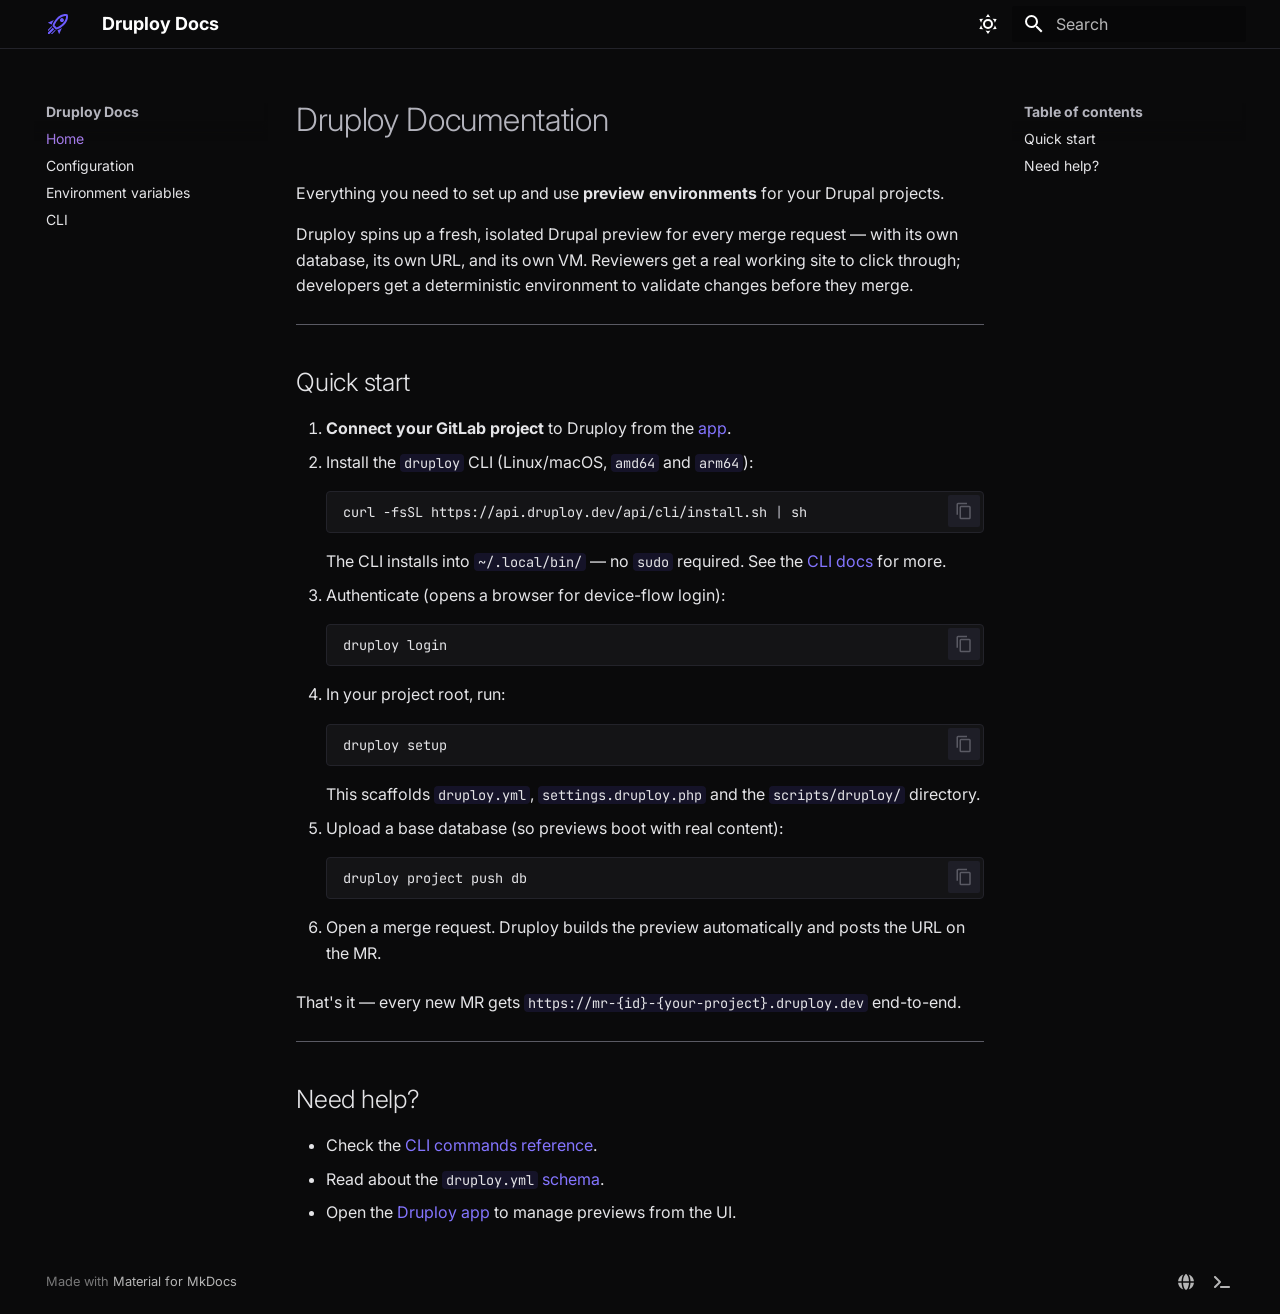
<file: server/preview-manager/landing/docs/index.html>
<!doctype html>
<html lang="en" class="no-js">
  <head>
    
      <meta charset="utf-8">
      <meta name="viewport" content="width=device-width,initial-scale=1">
      
        <meta name="description" content="Documentation for Druploy — Drupal preview environments per merge request.">
      
      
        <meta name="author" content="Druploy">
      
      
        <link rel="canonical" href="https://druploy.com/docs/">
      
      
      
        <link rel="next" href="configuration/">
      
      
        
      
      
      <link rel="icon" href="assets/images/favicon.png">
      <meta name="generator" content="mkdocs-1.6.1, mkdocs-material-9.7.6">
    
    
      
        <title>Druploy Docs</title>
      
    
    
      <link rel="stylesheet" href="assets/stylesheets/main.484c7ddc.min.css">
      
        
        <link rel="stylesheet" href="assets/stylesheets/palette.ab4e12ef.min.css">
      
      


    
    
      
    
    
      
        
        
        <link rel="preconnect" href="https://fonts.gstatic.com" crossorigin>
        <link rel="stylesheet" href="https://fonts.googleapis.com/css?family=Inter:300,300i,400,400i,700,700i%7CJetBrains+Mono:400,400i,700,700i&display=fallback">
        <style>:root{--md-text-font:"Inter";--md-code-font:"JetBrains Mono"}</style>
      
    
    
      <link rel="stylesheet" href="stylesheets/extra.css">
    
    <script>__md_scope=new URL(".",location),__md_hash=e=>[...e].reduce(((e,_)=>(e<<5)-e+_.charCodeAt(0)),0),__md_get=(e,_=localStorage,t=__md_scope)=>JSON.parse(_.getItem(t.pathname+"."+e)),__md_set=(e,_,t=localStorage,a=__md_scope)=>{try{t.setItem(a.pathname+"."+e,JSON.stringify(_))}catch(e){}}</script>
    
      

    
    
  </head>
  
  
    
    
      
    
    
    
    
    <body dir="ltr" data-md-color-scheme="slate" data-md-color-primary="deep-purple" data-md-color-accent="deep-purple">
  
    
    <input class="md-toggle" data-md-toggle="drawer" type="checkbox" id="__drawer" autocomplete="off">
    <input class="md-toggle" data-md-toggle="search" type="checkbox" id="__search" autocomplete="off">
    <label class="md-overlay" for="__drawer"></label>
    <div data-md-component="skip">
      
        
        <a href="#druploy-documentation" class="md-skip">
          Skip to content
        </a>
      
    </div>
    <div data-md-component="announce">
      
    </div>
    
    
      

  

<header class="md-header md-header--shadow" data-md-component="header">
  <nav class="md-header__inner md-grid" aria-label="Header">
    <a href="https://druploy.com" title="Druploy Docs" class="md-header__button md-logo" aria-label="Druploy Docs" data-md-component="logo">
      
  
  <svg xmlns="http://www.w3.org/2000/svg" viewBox="0 0 24 24"><path d="m13.13 22.19-1.63-3.83c1.57-.58 3.04-1.36 4.4-2.27zM5.64 12.5l-3.83-1.63 6.1-2.77C7 9.46 6.22 10.93 5.64 12.5M19.22 4c.28 0 .53 0 .74.05.17 1.39-.02 4.25-3.3 7.53-1.7 1.71-3.73 3.02-6.01 3.89l-2.15-2.1c.92-2.31 2.23-4.34 3.92-6.03C15.18 4.58 17.64 4 19.22 4m0-2c-1.98 0-4.98.69-8.22 3.93-2.19 2.19-3.5 4.6-4.35 6.71-.28.75-.09 1.57.46 2.13l2.13 2.12c.38.38.89.61 1.42.61.23 0 .47-.06.7-.15A19.1 19.1 0 0 0 18.07 13c5.66-5.66 3.54-10.61 3.54-10.61S20.7 2 19.22 2m-4.68 7.46c-.78-.78-.78-2.05 0-2.83s2.05-.78 2.83 0c.77.78.78 2.05 0 2.83s-2.05.78-2.83 0m-5.66 7.07-1.41-1.41zM6.24 22l3.64-3.64c-.34-.09-.67-.24-.97-.45L4.83 22zM2 22h1.41l4.77-4.76-1.42-1.41L2 20.59zm0-2.83 4.09-4.08c-.21-.3-.36-.62-.45-.97L2 17.76z"/></svg>

    </a>
    <label class="md-header__button md-icon" for="__drawer">
      
      <svg xmlns="http://www.w3.org/2000/svg" viewBox="0 0 24 24"><path d="M3 6h18v2H3zm0 5h18v2H3zm0 5h18v2H3z"/></svg>
    </label>
    <div class="md-header__title" data-md-component="header-title">
      <div class="md-header__ellipsis">
        <div class="md-header__topic">
          <span class="md-ellipsis">
            Druploy Docs
          </span>
        </div>
        <div class="md-header__topic" data-md-component="header-topic">
          <span class="md-ellipsis">
            
              Home
            
          </span>
        </div>
      </div>
    </div>
    
      
        <form class="md-header__option" data-md-component="palette">
  
    
    
    
    <input class="md-option" data-md-color-media="" data-md-color-scheme="slate" data-md-color-primary="deep-purple" data-md-color-accent="deep-purple"  aria-label="Switch to light mode"  type="radio" name="__palette" id="__palette_0">
    
      <label class="md-header__button md-icon" title="Switch to light mode" for="__palette_1" hidden>
        <svg xmlns="http://www.w3.org/2000/svg" viewBox="0 0 24 24"><path d="M12 7a5 5 0 0 1 5 5 5 5 0 0 1-5 5 5 5 0 0 1-5-5 5 5 0 0 1 5-5m0 2a3 3 0 0 0-3 3 3 3 0 0 0 3 3 3 3 0 0 0 3-3 3 3 0 0 0-3-3m0-7 2.39 3.42C13.65 5.15 12.84 5 12 5s-1.65.15-2.39.42zM3.34 7l4.16-.35A7.2 7.2 0 0 0 5.94 8.5c-.44.74-.69 1.5-.83 2.29zm.02 10 1.76-3.77a7.131 7.131 0 0 0 2.38 4.14zM20.65 7l-1.77 3.79a7.02 7.02 0 0 0-2.38-4.15zm-.01 10-4.14.36c.59-.51 1.12-1.14 1.54-1.86.42-.73.69-1.5.83-2.29zM12 22l-2.41-3.44c.74.27 1.55.44 2.41.44.82 0 1.63-.17 2.37-.44z"/></svg>
      </label>
    
  
    
    
    
    <input class="md-option" data-md-color-media="" data-md-color-scheme="default" data-md-color-primary="deep-purple" data-md-color-accent="deep-purple"  aria-label="Switch to dark mode"  type="radio" name="__palette" id="__palette_1">
    
      <label class="md-header__button md-icon" title="Switch to dark mode" for="__palette_0" hidden>
        <svg xmlns="http://www.w3.org/2000/svg" viewBox="0 0 24 24"><path d="m17.75 4.09-2.53 1.94.91 3.06-2.63-1.81-2.63 1.81.91-3.06-2.53-1.94L12.44 4l1.06-3 1.06 3zm3.5 6.91-1.64 1.25.59 1.98-1.7-1.17-1.7 1.17.59-1.98L15.75 11l2.06-.05L18.5 9l.69 1.95zm-2.28 4.95c.83-.08 1.72 1.1 1.19 1.85-.32.45-.66.87-1.08 1.27C15.17 23 8.84 23 4.94 19.07c-3.91-3.9-3.91-10.24 0-14.14.4-.4.82-.76 1.27-1.08.75-.53 1.93.36 1.85 1.19-.27 2.86.69 5.83 2.89 8.02a9.96 9.96 0 0 0 8.02 2.89m-1.64 2.02a12.08 12.08 0 0 1-7.8-3.47c-2.17-2.19-3.33-5-3.49-7.82-2.81 3.14-2.7 7.96.31 10.98 3.02 3.01 7.84 3.12 10.98.31"/></svg>
      </label>
    
  
</form>
      
    
    
      <script>var palette=__md_get("__palette");if(palette&&palette.color){if("(prefers-color-scheme)"===palette.color.media){var media=matchMedia("(prefers-color-scheme: light)"),input=document.querySelector(media.matches?"[data-md-color-media='(prefers-color-scheme: light)']":"[data-md-color-media='(prefers-color-scheme: dark)']");palette.color.media=input.getAttribute("data-md-color-media"),palette.color.scheme=input.getAttribute("data-md-color-scheme"),palette.color.primary=input.getAttribute("data-md-color-primary"),palette.color.accent=input.getAttribute("data-md-color-accent")}for(var[key,value]of Object.entries(palette.color))document.body.setAttribute("data-md-color-"+key,value)}</script>
    
    
    
      
      
        <label class="md-header__button md-icon" for="__search">
          
          <svg xmlns="http://www.w3.org/2000/svg" viewBox="0 0 24 24"><path d="M9.5 3A6.5 6.5 0 0 1 16 9.5c0 1.61-.59 3.09-1.56 4.23l.27.27h.79l5 5-1.5 1.5-5-5v-.79l-.27-.27A6.52 6.52 0 0 1 9.5 16 6.5 6.5 0 0 1 3 9.5 6.5 6.5 0 0 1 9.5 3m0 2C7 5 5 7 5 9.5S7 14 9.5 14 14 12 14 9.5 12 5 9.5 5"/></svg>
        </label>
        <div class="md-search" data-md-component="search" role="dialog">
  <label class="md-search__overlay" for="__search"></label>
  <div class="md-search__inner" role="search">
    <form class="md-search__form" name="search">
      <input type="text" class="md-search__input" name="query" aria-label="Search" placeholder="Search" autocapitalize="off" autocorrect="off" autocomplete="off" spellcheck="false" data-md-component="search-query" required>
      <label class="md-search__icon md-icon" for="__search">
        
        <svg xmlns="http://www.w3.org/2000/svg" viewBox="0 0 24 24"><path d="M9.5 3A6.5 6.5 0 0 1 16 9.5c0 1.61-.59 3.09-1.56 4.23l.27.27h.79l5 5-1.5 1.5-5-5v-.79l-.27-.27A6.52 6.52 0 0 1 9.5 16 6.5 6.5 0 0 1 3 9.5 6.5 6.5 0 0 1 9.5 3m0 2C7 5 5 7 5 9.5S7 14 9.5 14 14 12 14 9.5 12 5 9.5 5"/></svg>
        
        <svg xmlns="http://www.w3.org/2000/svg" viewBox="0 0 24 24"><path d="M20 11v2H8l5.5 5.5-1.42 1.42L4.16 12l7.92-7.92L13.5 5.5 8 11z"/></svg>
      </label>
      <nav class="md-search__options" aria-label="Search">
        
          <a href="javascript:void(0)" class="md-search__icon md-icon" title="Share" aria-label="Share" data-clipboard data-clipboard-text="" data-md-component="search-share" tabindex="-1">
            
            <svg xmlns="http://www.w3.org/2000/svg" viewBox="0 0 24 24"><path d="M18 16.08c-.76 0-1.44.3-1.96.77L8.91 12.7c.05-.23.09-.46.09-.7s-.04-.47-.09-.7l7.05-4.11c.54.5 1.25.81 2.04.81a3 3 0 0 0 3-3 3 3 0 0 0-3-3 3 3 0 0 0-3 3c0 .24.04.47.09.7L8.04 9.81C7.5 9.31 6.79 9 6 9a3 3 0 0 0-3 3 3 3 0 0 0 3 3c.79 0 1.5-.31 2.04-.81l7.12 4.15c-.05.21-.08.43-.08.66 0 1.61 1.31 2.91 2.92 2.91s2.92-1.3 2.92-2.91A2.92 2.92 0 0 0 18 16.08"/></svg>
          </a>
        
        <button type="reset" class="md-search__icon md-icon" title="Clear" aria-label="Clear" tabindex="-1">
          
          <svg xmlns="http://www.w3.org/2000/svg" viewBox="0 0 24 24"><path d="M19 6.41 17.59 5 12 10.59 6.41 5 5 6.41 10.59 12 5 17.59 6.41 19 12 13.41 17.59 19 19 17.59 13.41 12z"/></svg>
        </button>
      </nav>
      
        <div class="md-search__suggest" data-md-component="search-suggest"></div>
      
    </form>
    <div class="md-search__output">
      <div class="md-search__scrollwrap" tabindex="0" data-md-scrollfix>
        <div class="md-search-result" data-md-component="search-result">
          <div class="md-search-result__meta">
            Initializing search
          </div>
          <ol class="md-search-result__list" role="presentation"></ol>
        </div>
      </div>
    </div>
  </div>
</div>
      
    
    
  </nav>
  
</header>
    
    <div class="md-container" data-md-component="container">
      
      
        
          
        
      
      <main class="md-main" data-md-component="main">
        <div class="md-main__inner md-grid">
          
            
              
              <div class="md-sidebar md-sidebar--primary" data-md-component="sidebar" data-md-type="navigation" >
                <div class="md-sidebar__scrollwrap">
                  <div class="md-sidebar__inner">
                    



<nav class="md-nav md-nav--primary" aria-label="Navigation" data-md-level="0">
  <label class="md-nav__title" for="__drawer">
    <a href="https://druploy.com" title="Druploy Docs" class="md-nav__button md-logo" aria-label="Druploy Docs" data-md-component="logo">
      
  
  <svg xmlns="http://www.w3.org/2000/svg" viewBox="0 0 24 24"><path d="m13.13 22.19-1.63-3.83c1.57-.58 3.04-1.36 4.4-2.27zM5.64 12.5l-3.83-1.63 6.1-2.77C7 9.46 6.22 10.93 5.64 12.5M19.22 4c.28 0 .53 0 .74.05.17 1.39-.02 4.25-3.3 7.53-1.7 1.71-3.73 3.02-6.01 3.89l-2.15-2.1c.92-2.31 2.23-4.34 3.92-6.03C15.18 4.58 17.64 4 19.22 4m0-2c-1.98 0-4.98.69-8.22 3.93-2.19 2.19-3.5 4.6-4.35 6.71-.28.75-.09 1.57.46 2.13l2.13 2.12c.38.38.89.61 1.42.61.23 0 .47-.06.7-.15A19.1 19.1 0 0 0 18.07 13c5.66-5.66 3.54-10.61 3.54-10.61S20.7 2 19.22 2m-4.68 7.46c-.78-.78-.78-2.05 0-2.83s2.05-.78 2.83 0c.77.78.78 2.05 0 2.83s-2.05.78-2.83 0m-5.66 7.07-1.41-1.41zM6.24 22l3.64-3.64c-.34-.09-.67-.24-.97-.45L4.83 22zM2 22h1.41l4.77-4.76-1.42-1.41L2 20.59zm0-2.83 4.09-4.08c-.21-.3-.36-.62-.45-.97L2 17.76z"/></svg>

    </a>
    Druploy Docs
  </label>
  
  <ul class="md-nav__list" data-md-scrollfix>
    
      
      
  
  
    
  
  
  
    <li class="md-nav__item md-nav__item--active">
      
      <input class="md-nav__toggle md-toggle" type="checkbox" id="__toc">
      
      
        
      
      
        <label class="md-nav__link md-nav__link--active" for="__toc">
          
  
  
  <span class="md-ellipsis">
    
  
    Home
  

    
  </span>
  
  

          <span class="md-nav__icon md-icon"></span>
        </label>
      
      <a href="." class="md-nav__link md-nav__link--active">
        
  
  
  <span class="md-ellipsis">
    
  
    Home
  

    
  </span>
  
  

      </a>
      
        

<nav class="md-nav md-nav--secondary" aria-label="Table of contents">
  
  
  
    
  
  
    <label class="md-nav__title" for="__toc">
      <span class="md-nav__icon md-icon"></span>
      Table of contents
    </label>
    <ul class="md-nav__list" data-md-component="toc" data-md-scrollfix>
      
        <li class="md-nav__item">
  <a href="#quick-start" class="md-nav__link">
    <span class="md-ellipsis">
      
        Quick start
      
    </span>
  </a>
  
</li>
      
        <li class="md-nav__item">
  <a href="#need-help" class="md-nav__link">
    <span class="md-ellipsis">
      
        Need help?
      
    </span>
  </a>
  
</li>
      
    </ul>
  
</nav>
      
    </li>
  

    
      
      
  
  
  
  
    <li class="md-nav__item">
      <a href="configuration/" class="md-nav__link">
        
  
  
  <span class="md-ellipsis">
    
  
    Configuration
  

    
  </span>
  
  

      </a>
    </li>
  

    
      
      
  
  
  
  
    <li class="md-nav__item">
      <a href="environment-variables/" class="md-nav__link">
        
  
  
  <span class="md-ellipsis">
    
  
    Environment variables
  

    
  </span>
  
  

      </a>
    </li>
  

    
      
      
  
  
  
  
    <li class="md-nav__item">
      <a href="cli/" class="md-nav__link">
        
  
  
  <span class="md-ellipsis">
    
  
    CLI
  

    
  </span>
  
  

      </a>
    </li>
  

    
  </ul>
</nav>
                  </div>
                </div>
              </div>
            
            
              
              <div class="md-sidebar md-sidebar--secondary" data-md-component="sidebar" data-md-type="toc" >
                <div class="md-sidebar__scrollwrap">
                  <div class="md-sidebar__inner">
                    

<nav class="md-nav md-nav--secondary" aria-label="Table of contents">
  
  
  
    
  
  
    <label class="md-nav__title" for="__toc">
      <span class="md-nav__icon md-icon"></span>
      Table of contents
    </label>
    <ul class="md-nav__list" data-md-component="toc" data-md-scrollfix>
      
        <li class="md-nav__item">
  <a href="#quick-start" class="md-nav__link">
    <span class="md-ellipsis">
      
        Quick start
      
    </span>
  </a>
  
</li>
      
        <li class="md-nav__item">
  <a href="#need-help" class="md-nav__link">
    <span class="md-ellipsis">
      
        Need help?
      
    </span>
  </a>
  
</li>
      
    </ul>
  
</nav>
                  </div>
                </div>
              </div>
            
          
          
            <div class="md-content" data-md-component="content">
              
              <article class="md-content__inner md-typeset">
                
                  



<h1 id="druploy-documentation">Druploy Documentation<a class="headerlink" href="#druploy-documentation" title="Permanent link">&para;</a></h1>
<p>Everything you need to set up and use <strong>preview environments</strong> for your Drupal projects.</p>
<p>Druploy spins up a fresh, isolated Drupal preview for every merge request — with its own database, its own URL, and its own VM. Reviewers get a real working site to click through; developers get a deterministic environment to validate changes before they merge.</p>
<hr />
<h2 id="quick-start">Quick start<a class="headerlink" href="#quick-start" title="Permanent link">&para;</a></h2>
<ol>
<li><strong>Connect your GitLab project</strong> to Druploy from the <a href="https://druploy.dev">app</a>.</li>
<li>
<p>Install the <code>druploy</code> CLI (Linux/macOS, <code>amd64</code> and <code>arm64</code>):</p>
<div class="language-bash highlight"><pre><span></span><code><span id="__span-0-1"><a id="__codelineno-0-1" name="__codelineno-0-1" href="#__codelineno-0-1"></a>curl<span class="w"> </span>-fsSL<span class="w"> </span>https://api.druploy.dev/api/cli/install.sh<span class="w"> </span><span class="p">|</span><span class="w"> </span>sh
</span></code></pre></div>
<p>The CLI installs into <code>~/.local/bin/</code> — no <code>sudo</code> required. See the <a href="cli/">CLI docs</a> for more.</p>
</li>
<li>
<p>Authenticate (opens a browser for device-flow login):</p>
<div class="language-bash highlight"><pre><span></span><code><span id="__span-1-1"><a id="__codelineno-1-1" name="__codelineno-1-1" href="#__codelineno-1-1"></a>druploy<span class="w"> </span>login
</span></code></pre></div>
</li>
<li>
<p>In your project root, run:</p>
<div class="language-bash highlight"><pre><span></span><code><span id="__span-2-1"><a id="__codelineno-2-1" name="__codelineno-2-1" href="#__codelineno-2-1"></a>druploy<span class="w"> </span>setup
</span></code></pre></div>
<p>This scaffolds <code>druploy.yml</code>, <code>settings.druploy.php</code> and the <code>scripts/druploy/</code> directory.</p>
</li>
<li>
<p>Upload a base database (so previews boot with real content):</p>
<div class="language-bash highlight"><pre><span></span><code><span id="__span-3-1"><a id="__codelineno-3-1" name="__codelineno-3-1" href="#__codelineno-3-1"></a>druploy<span class="w"> </span>project<span class="w"> </span>push<span class="w"> </span>db
</span></code></pre></div>
</li>
<li>
<p>Open a merge request. Druploy builds the preview automatically and posts the URL on the MR.</p>
</li>
</ol>
<p>That's it — every new MR gets <code>https://mr-{id}-{your-project}.druploy.dev</code> end-to-end.</p>
<hr />
<h2 id="need-help">Need help?<a class="headerlink" href="#need-help" title="Permanent link">&para;</a></h2>
<ul>
<li>Check the <a href="cli/#commands">CLI commands reference</a>.</li>
<li>Read about the <a href="configuration/#druployyml"><code>druploy.yml</code> schema</a>.</li>
<li>Open the <a href="https://druploy.dev">Druploy app</a> to manage previews from the UI.</li>
</ul>












                
              </article>
            </div>
          
          
  <script>var tabs=__md_get("__tabs");if(Array.isArray(tabs))e:for(var set of document.querySelectorAll(".tabbed-set")){var labels=set.querySelector(".tabbed-labels");for(var tab of tabs)for(var label of labels.getElementsByTagName("label"))if(label.innerText.trim()===tab){var input=document.getElementById(label.htmlFor);input.checked=!0;continue e}}</script>

<script>var target=document.getElementById(location.hash.slice(1));target&&target.name&&(target.checked=target.name.startsWith("__tabbed_"))</script>
        </div>
        
          <button type="button" class="md-top md-icon" data-md-component="top" hidden>
  
  <svg xmlns="http://www.w3.org/2000/svg" viewBox="0 0 24 24"><path d="M13 20h-2V8l-5.5 5.5-1.42-1.42L12 4.16l7.92 7.92-1.42 1.42L13 8z"/></svg>
  Back to top
</button>
        
      </main>
      
        <footer class="md-footer">
  
  <div class="md-footer-meta md-typeset">
    <div class="md-footer-meta__inner md-grid">
      <div class="md-copyright">
  
  
    Made with
    <a href="https://squidfunk.github.io/mkdocs-material/" target="_blank" rel="noopener">
      Material for MkDocs
    </a>
  
</div>
      
        
<div class="md-social">
  
    
    
    
    
    <a href="https://druploy.com" target="_blank" rel="noopener" title="druploy.com" class="md-social__link">
      <svg xmlns="http://www.w3.org/2000/svg" viewBox="0 0 512 512"><!--! Font Awesome Free 7.1.0 by @fontawesome - https://fontawesome.com License - https://fontawesome.com/license/free (Icons: CC BY 4.0, Fonts: SIL OFL 1.1, Code: MIT License) Copyright 2025 Fonticons, Inc.--><path d="M351.9 280H161c2.9 64.5 17.2 123.9 37.5 167.4 11.4 24.5 23.7 41.8 35.1 52.4 11.2 10.5 18.9 12.2 22.9 12.2s11.7-1.7 22.9-12.2c11.4-10.6 23.7-28 35.1-52.4 20.3-43.5 34.6-102.9 37.5-167.4zm-191-48h190.9c-2.8-64.5-17.1-123.9-37.4-167.4-11.4-24.4-23.7-41.8-35.1-52.4C268.1 1.7 260.4 0 256.4 0s-11.7 1.7-22.9 12.2c-11.4 10.6-23.7 28-35.1 52.4-20.3 43.5-34.6 102.9-37.5 167.4m-48 0c3.5-85.6 25.6-165.1 57.9-217.3C78.7 47.3 10.9 131.2 1.5 232zM1.5 280c9.4 100.8 77.2 184.7 169.3 217.3-32.3-52.2-54.4-131.7-57.9-217.3zm398.4 0c-3.5 85.6-25.6 165.1-57.9 217.3 92.1-32.7 159.9-116.5 169.3-217.3zm111.4-48C501.9 131.2 434.1 47.3 342 14.7c32.3 52.2 54.4 131.7 57.9 217.3z"/></svg>
    </a>
  
    
    
    
    
    <a href="https://druploy.dev" target="_blank" rel="noopener" title="Open App" class="md-social__link">
      <svg xmlns="http://www.w3.org/2000/svg" viewBox="0 0 512 512"><!--! Font Awesome Free 7.1.0 by @fontawesome - https://fontawesome.com License - https://fontawesome.com/license/free (Icons: CC BY 4.0, Fonts: SIL OFL 1.1, Code: MIT License) Copyright 2025 Fonticons, Inc.--><path d="M9.4 118.6c-12.5-12.5-12.5-32.8 0-45.3s32.8-12.5 45.3 0l160 160c12.5 12.5 12.5 32.8 0 45.3l-160 160c-12.5 12.5-32.8 12.5-45.3 0s-12.5-32.8 0-45.3L146.7 256zM224 384h256c17.7 0 32 14.3 32 32s-14.3 32-32 32H224c-17.7 0-32-14.3-32-32s14.3-32 32-32"/></svg>
    </a>
  
</div>
      
    </div>
  </div>
</footer>
      
    </div>
    <div class="md-dialog" data-md-component="dialog">
      <div class="md-dialog__inner md-typeset"></div>
    </div>
    
    
    
      
      
      <script id="__config" type="application/json">{"annotate": null, "base": ".", "features": ["navigation.sections", "navigation.indexes", "navigation.top", "navigation.tracking", "search.suggest", "search.highlight", "search.share", "content.code.copy", "content.code.annotate", "content.tabs.link", "toc.follow"], "search": "assets/javascripts/workers/search.2c215733.min.js", "tags": null, "translations": {"clipboard.copied": "Copied to clipboard", "clipboard.copy": "Copy to clipboard", "search.result.more.one": "1 more on this page", "search.result.more.other": "# more on this page", "search.result.none": "No matching documents", "search.result.one": "1 matching document", "search.result.other": "# matching documents", "search.result.placeholder": "Type to start searching", "search.result.term.missing": "Missing", "select.version": "Select version"}, "version": null}</script>
    
    
      <script src="assets/javascripts/bundle.79ae519e.min.js"></script>
      
    
  </body>
</html>
</file>
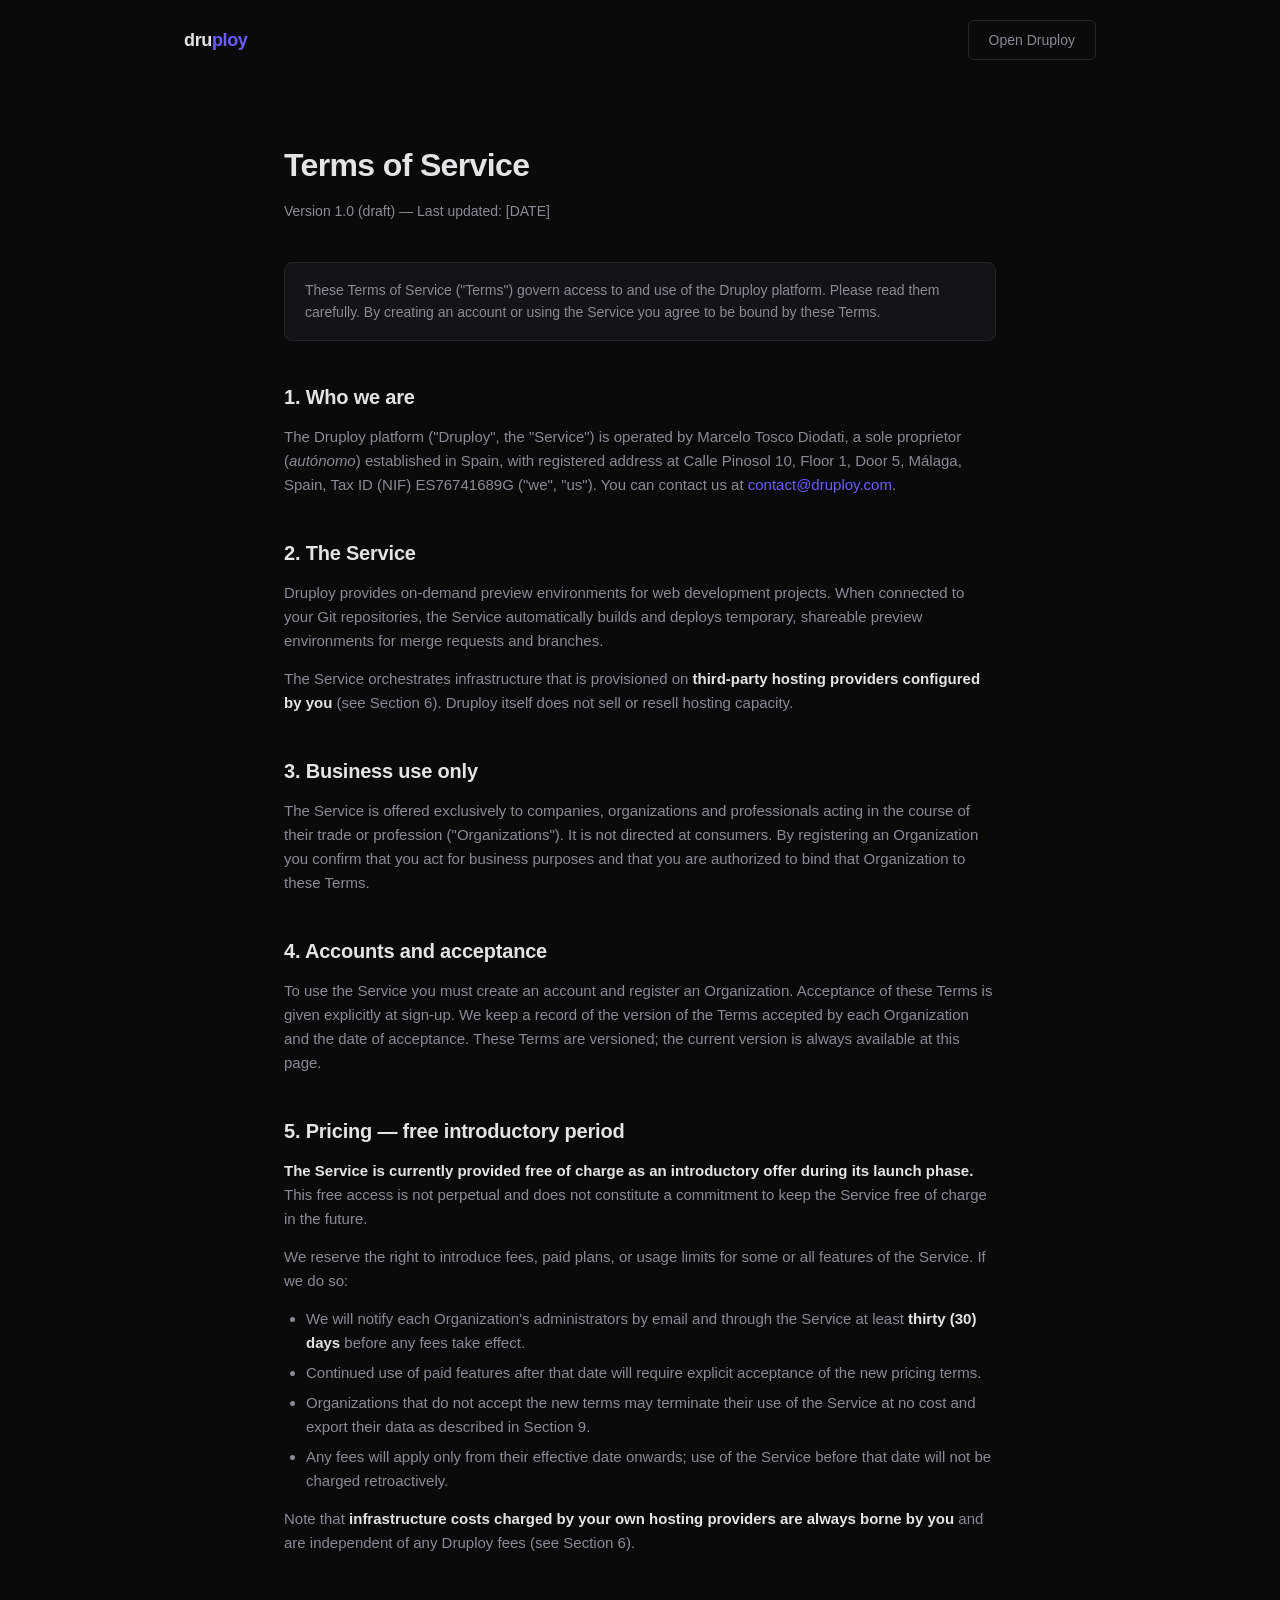
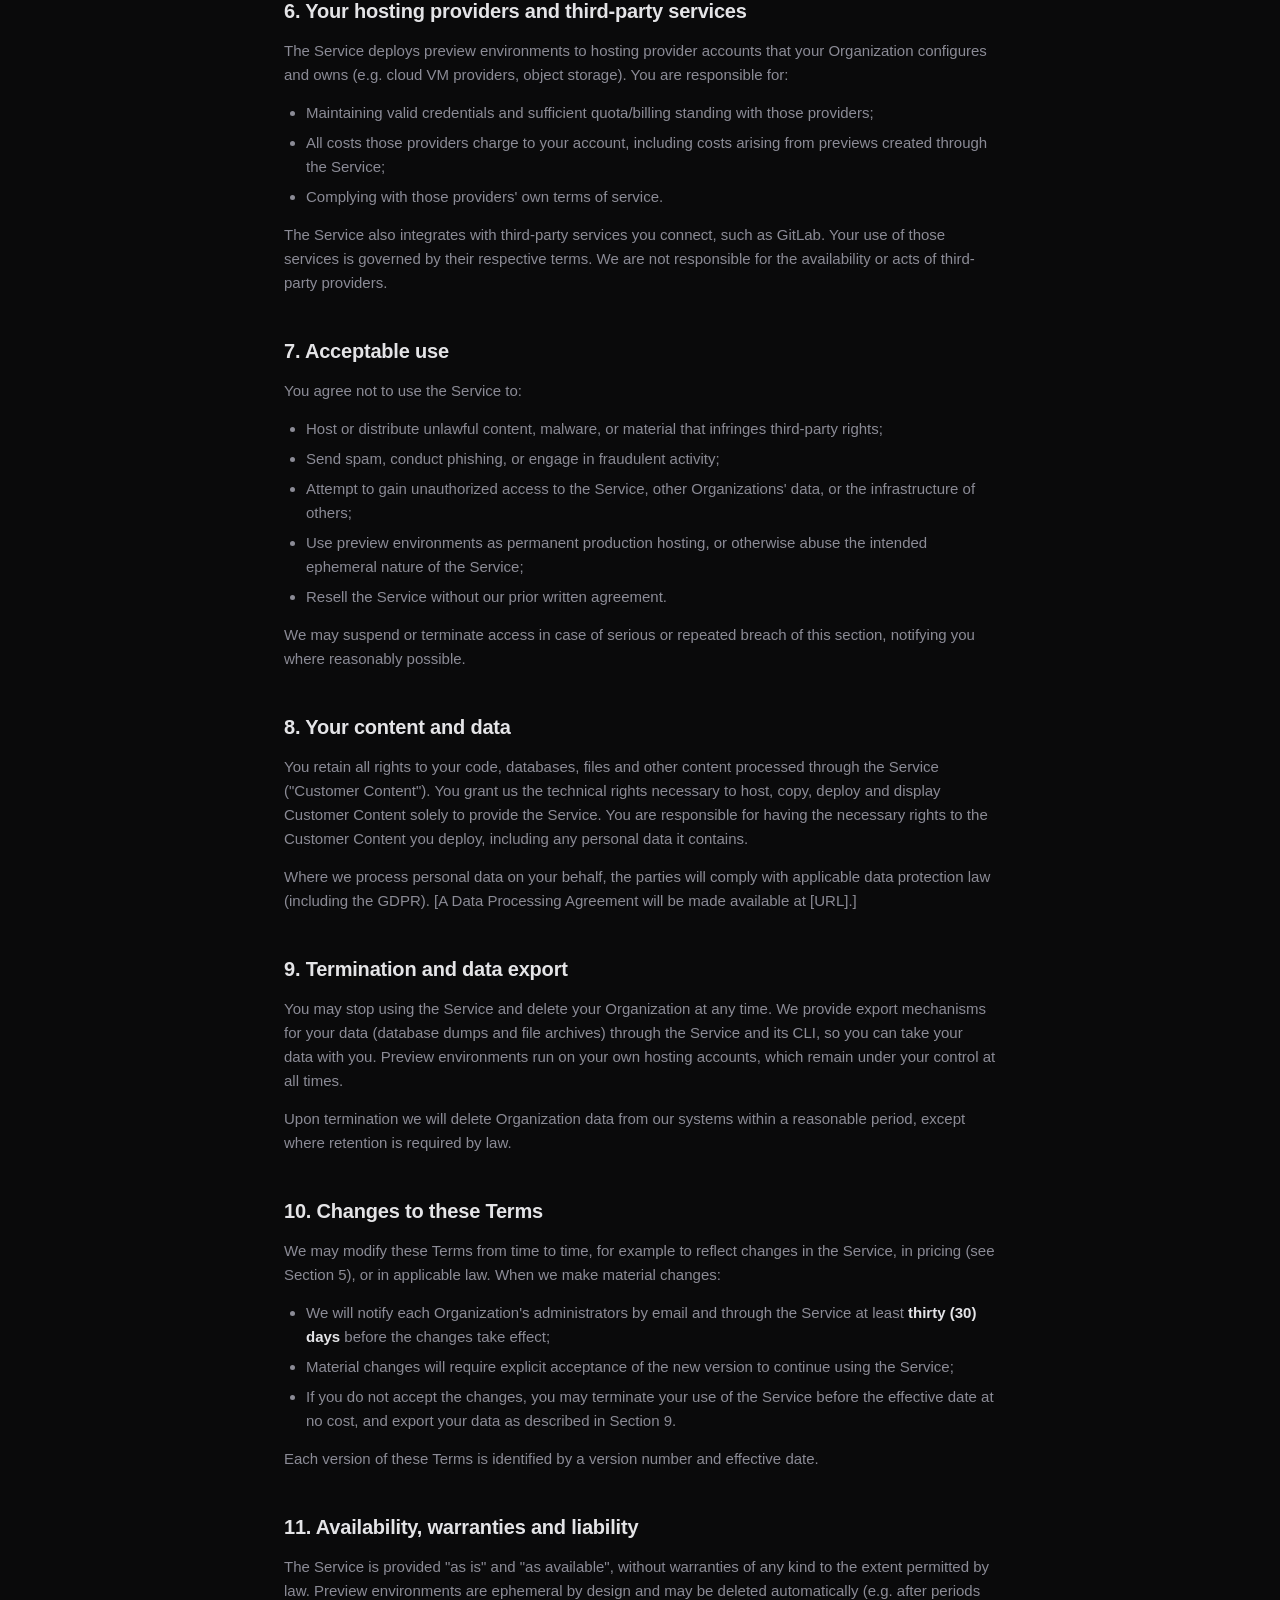
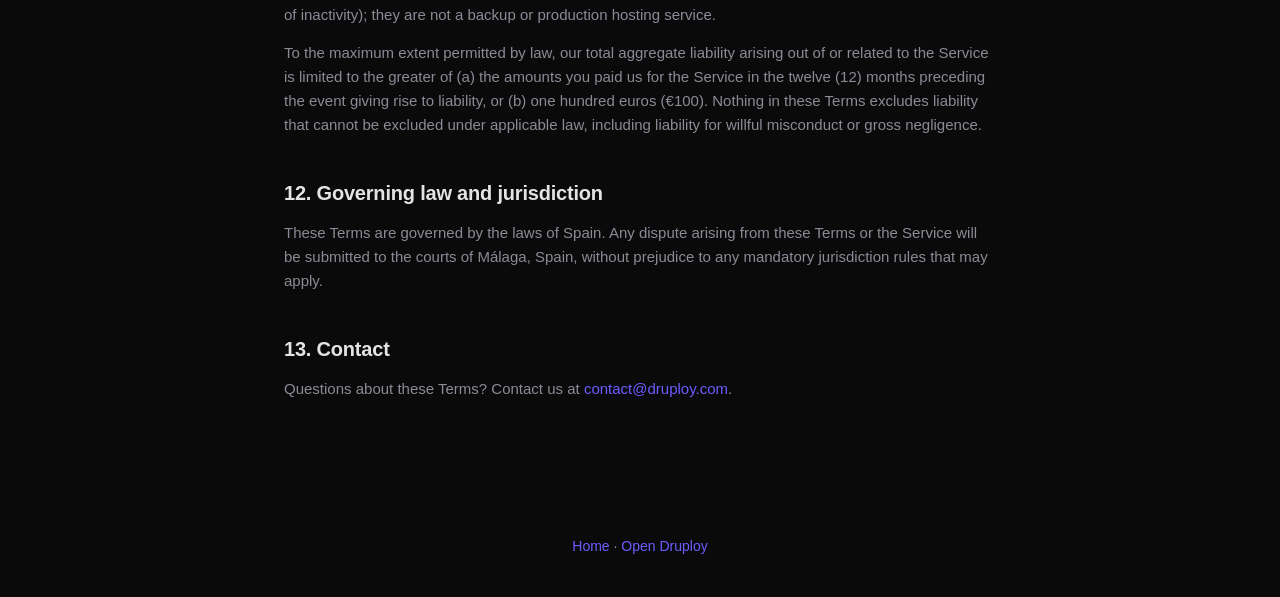
<file: server/preview-manager/landing/terms/index.html>
<!DOCTYPE html>
<html lang="en">
<head>
  <meta charset="UTF-8">
  <meta name="viewport" content="width=device-width, initial-scale=1.0">
  <title>Terms of Service — Druploy</title>
  <meta name="description" content="Terms of Service for Druploy, the on-demand preview environment platform for Drupal.">
  <style>
    *, *::before, *::after { box-sizing: border-box; margin: 0; padding: 0; }

    :root {
      --bg: #0a0a0b;
      --surface: #141416;
      --border: #23232a;
      --text: #e4e4e7;
      --text-muted: #8b8b96;
      --accent: #6d5cff;
      --accent-hover: #8475ff;
      --green: #22c55e;
    }

    body {
      font-family: -apple-system, BlinkMacSystemFont, "Segoe UI", Roboto, "Helvetica Neue", Arial, sans-serif;
      background: var(--bg);
      color: var(--text);
      line-height: 1.6;
      -webkit-font-smoothing: antialiased;
    }

    a { color: var(--accent); text-decoration: none; }
    a:hover { color: var(--accent-hover); }

    .container {
      max-width: 760px;
      margin: 0 auto;
      padding: 0 24px;
    }

    nav { padding: 20px 0; }
    nav .container {
      max-width: 960px;
      display: flex;
      justify-content: space-between;
      align-items: center;
    }
    .logo {
      font-size: 18px;
      font-weight: 700;
      color: var(--text);
      letter-spacing: -0.02em;
    }
    .logo span { color: var(--accent); }
    .nav-link {
      font-size: 14px;
      padding: 8px 20px;
      border: 1px solid var(--border);
      border-radius: 6px;
      color: var(--text-muted);
      transition: border-color 0.2s, color 0.2s;
    }
    .nav-link:hover { border-color: var(--accent); color: var(--text); }

    main { padding: 60px 0 80px; }

    h1 {
      font-size: 32px;
      letter-spacing: -0.02em;
      margin-bottom: 8px;
    }
    .meta {
      font-size: 14px;
      color: var(--text-muted);
      margin-bottom: 40px;
    }
    h2 {
      font-size: 20px;
      letter-spacing: -0.01em;
      margin: 40px 0 12px;
    }
    p, li { color: var(--text-muted); font-size: 15px; }
    main p { margin-bottom: 14px; }
    ul { margin: 0 0 14px 22px; }
    li { margin-bottom: 6px; }
    strong { color: var(--text); font-weight: 600; }

    .notice {
      background: var(--surface);
      border: 1px solid var(--border);
      border-radius: 8px;
      padding: 16px 20px;
      margin-bottom: 40px;
      font-size: 14px;
      color: var(--text-muted);
    }

    footer { padding: 40px 0; text-align: center; }
    footer p { font-size: 14px; color: var(--text-muted); }
  </style>
</head>
<body>

<nav>
  <div class="container">
    <a class="logo" href="/">dru<span>ploy</span></a>
    <a class="nav-link" href="https://druploy.dev">Open Druploy</a>
  </div>
</nav>

<main>
  <div class="container">

    <h1>Terms of Service</h1>
    <p class="meta">Version 1.0 (draft) — Last updated: [DATE]</p>

    <div class="notice">
      <!-- DRAFT — pending legal review. Placeholders in [BRACKETS] must be filled in before publishing. -->
      These Terms of Service ("Terms") govern access to and use of the Druploy platform. Please read
      them carefully. By creating an account or using the Service you agree to be bound by these Terms.
    </div>

    <h2>1. Who we are</h2>
    <p>
      The Druploy platform ("Druploy", the "Service") is operated by Marcelo Tosco Diodati, a sole
      proprietor (<em>autónomo</em>) established in Spain, with registered address at Calle Pinosol 10,
      Floor 1, Door 5, Málaga, Spain, Tax ID (NIF) ES76741689G ("we", "us"). You can contact us at
      <a href="mailto:contact@druploy.com">contact@druploy.com</a>.
    </p>

    <h2>2. The Service</h2>
    <p>
      Druploy provides on-demand preview environments for web development projects. When connected to
      your Git repositories, the Service automatically builds and deploys temporary, shareable preview
      environments for merge requests and branches.
    </p>
    <p>
      The Service orchestrates infrastructure that is provisioned on <strong>third-party hosting
      providers configured by you</strong> (see Section 6). Druploy itself does not sell or resell
      hosting capacity.
    </p>

    <h2>3. Business use only</h2>
    <p>
      The Service is offered exclusively to companies, organizations and professionals acting in the
      course of their trade or profession ("Organizations"). It is not directed at consumers. By
      registering an Organization you confirm that you act for business purposes and that you are
      authorized to bind that Organization to these Terms.
    </p>

    <h2>4. Accounts and acceptance</h2>
    <p>
      To use the Service you must create an account and register an Organization. Acceptance of these
      Terms is given explicitly at sign-up. We keep a record of the version of the Terms accepted by
      each Organization and the date of acceptance. These Terms are versioned; the current version is
      always available at this page.
    </p>

    <h2>5. Pricing — free introductory period</h2>
    <p>
      <strong>The Service is currently provided free of charge as an introductory offer during its
      launch phase.</strong> This free access is not perpetual and does not constitute a commitment to
      keep the Service free of charge in the future.
    </p>
    <p>
      We reserve the right to introduce fees, paid plans, or usage limits for some or all features of
      the Service. If we do so:
    </p>
    <ul>
      <li>We will notify each Organization's administrators by email and through the Service at least
        <strong>thirty (30) days</strong> before any fees take effect.</li>
      <li>Continued use of paid features after that date will require explicit acceptance of the new
        pricing terms.</li>
      <li>Organizations that do not accept the new terms may terminate their use of the Service at no
        cost and export their data as described in Section 9.</li>
      <li>Any fees will apply only from their effective date onwards; use of the Service before that
        date will not be charged retroactively.</li>
    </ul>
    <p>
      Note that <strong>infrastructure costs charged by your own hosting providers are always borne by
      you</strong> and are independent of any Druploy fees (see Section 6).
    </p>

    <h2>6. Your hosting providers and third-party services</h2>
    <p>
      The Service deploys preview environments to hosting provider accounts that your Organization
      configures and owns (e.g. cloud VM providers, object storage). You are responsible for:
    </p>
    <ul>
      <li>Maintaining valid credentials and sufficient quota/billing standing with those providers;</li>
      <li>All costs those providers charge to your account, including costs arising from previews
        created through the Service;</li>
      <li>Complying with those providers' own terms of service.</li>
    </ul>
    <p>
      The Service also integrates with third-party services you connect, such as GitLab. Your use of
      those services is governed by their respective terms. We are not responsible for the
      availability or acts of third-party providers.
    </p>

    <h2>7. Acceptable use</h2>
    <p>You agree not to use the Service to:</p>
    <ul>
      <li>Host or distribute unlawful content, malware, or material that infringes third-party rights;</li>
      <li>Send spam, conduct phishing, or engage in fraudulent activity;</li>
      <li>Attempt to gain unauthorized access to the Service, other Organizations' data, or the
        infrastructure of others;</li>
      <li>Use preview environments as permanent production hosting, or otherwise abuse the intended
        ephemeral nature of the Service;</li>
      <li>Resell the Service without our prior written agreement.</li>
    </ul>
    <p>
      We may suspend or terminate access in case of serious or repeated breach of this section,
      notifying you where reasonably possible.
    </p>

    <h2>8. Your content and data</h2>
    <p>
      You retain all rights to your code, databases, files and other content processed through the
      Service ("Customer Content"). You grant us the technical rights necessary to host, copy, deploy
      and display Customer Content solely to provide the Service. You are responsible for having the
      necessary rights to the Customer Content you deploy, including any personal data it contains.
    </p>
    <p>
      Where we process personal data on your behalf, the parties will comply with applicable data
      protection law (including the GDPR). [A Data Processing Agreement will be made available at
      [URL].]
    </p>

    <h2>9. Termination and data export</h2>
    <p>
      You may stop using the Service and delete your Organization at any time. We provide export
      mechanisms for your data (database dumps and file archives) through the Service and its CLI, so
      you can take your data with you. Preview environments run on your own hosting accounts, which
      remain under your control at all times.
    </p>
    <p>
      Upon termination we will delete Organization data from our systems within a reasonable period,
      except where retention is required by law.
    </p>

    <h2>10. Changes to these Terms</h2>
    <p>
      We may modify these Terms from time to time, for example to reflect changes in the Service, in
      pricing (see Section 5), or in applicable law. When we make material changes:
    </p>
    <ul>
      <li>We will notify each Organization's administrators by email and through the Service at least
        <strong>thirty (30) days</strong> before the changes take effect;</li>
      <li>Material changes will require explicit acceptance of the new version to continue using the
        Service;</li>
      <li>If you do not accept the changes, you may terminate your use of the Service before the
        effective date at no cost, and export your data as described in Section 9.</li>
    </ul>
    <p>
      Each version of these Terms is identified by a version number and effective date.
    </p>

    <h2>11. Availability, warranties and liability</h2>
    <p>
      The Service is provided "as is" and "as available", without warranties of any kind to the extent
      permitted by law. Preview environments are ephemeral by design and may be deleted automatically
      (e.g. after periods of inactivity); they are not a backup or production hosting service.
    </p>
    <p>
      To the maximum extent permitted by law, our total aggregate liability arising out of or related
      to the Service is limited to the greater of (a) the amounts you paid us for the Service in the
      twelve (12) months preceding the event giving rise to liability, or (b) one hundred euros
      (€100). Nothing in these Terms excludes liability that cannot be excluded under applicable law,
      including liability for willful misconduct or gross negligence.
    </p>

    <h2>12. Governing law and jurisdiction</h2>
    <p>
      These Terms are governed by the laws of Spain. Any dispute arising from these Terms or the
      Service will be submitted to the courts of Málaga, Spain, without prejudice to any mandatory
      jurisdiction rules that may apply.
    </p>

    <h2>13. Contact</h2>
    <p>
      Questions about these Terms? Contact us at <a href="mailto:contact@druploy.com">contact@druploy.com</a>.
    </p>

  </div>
</main>

<footer>
  <div class="container">
    <p><a href="/">Home</a> · <a href="https://druploy.dev">Open Druploy</a></p>
  </div>
</footer>

</body>
</html>
</file>
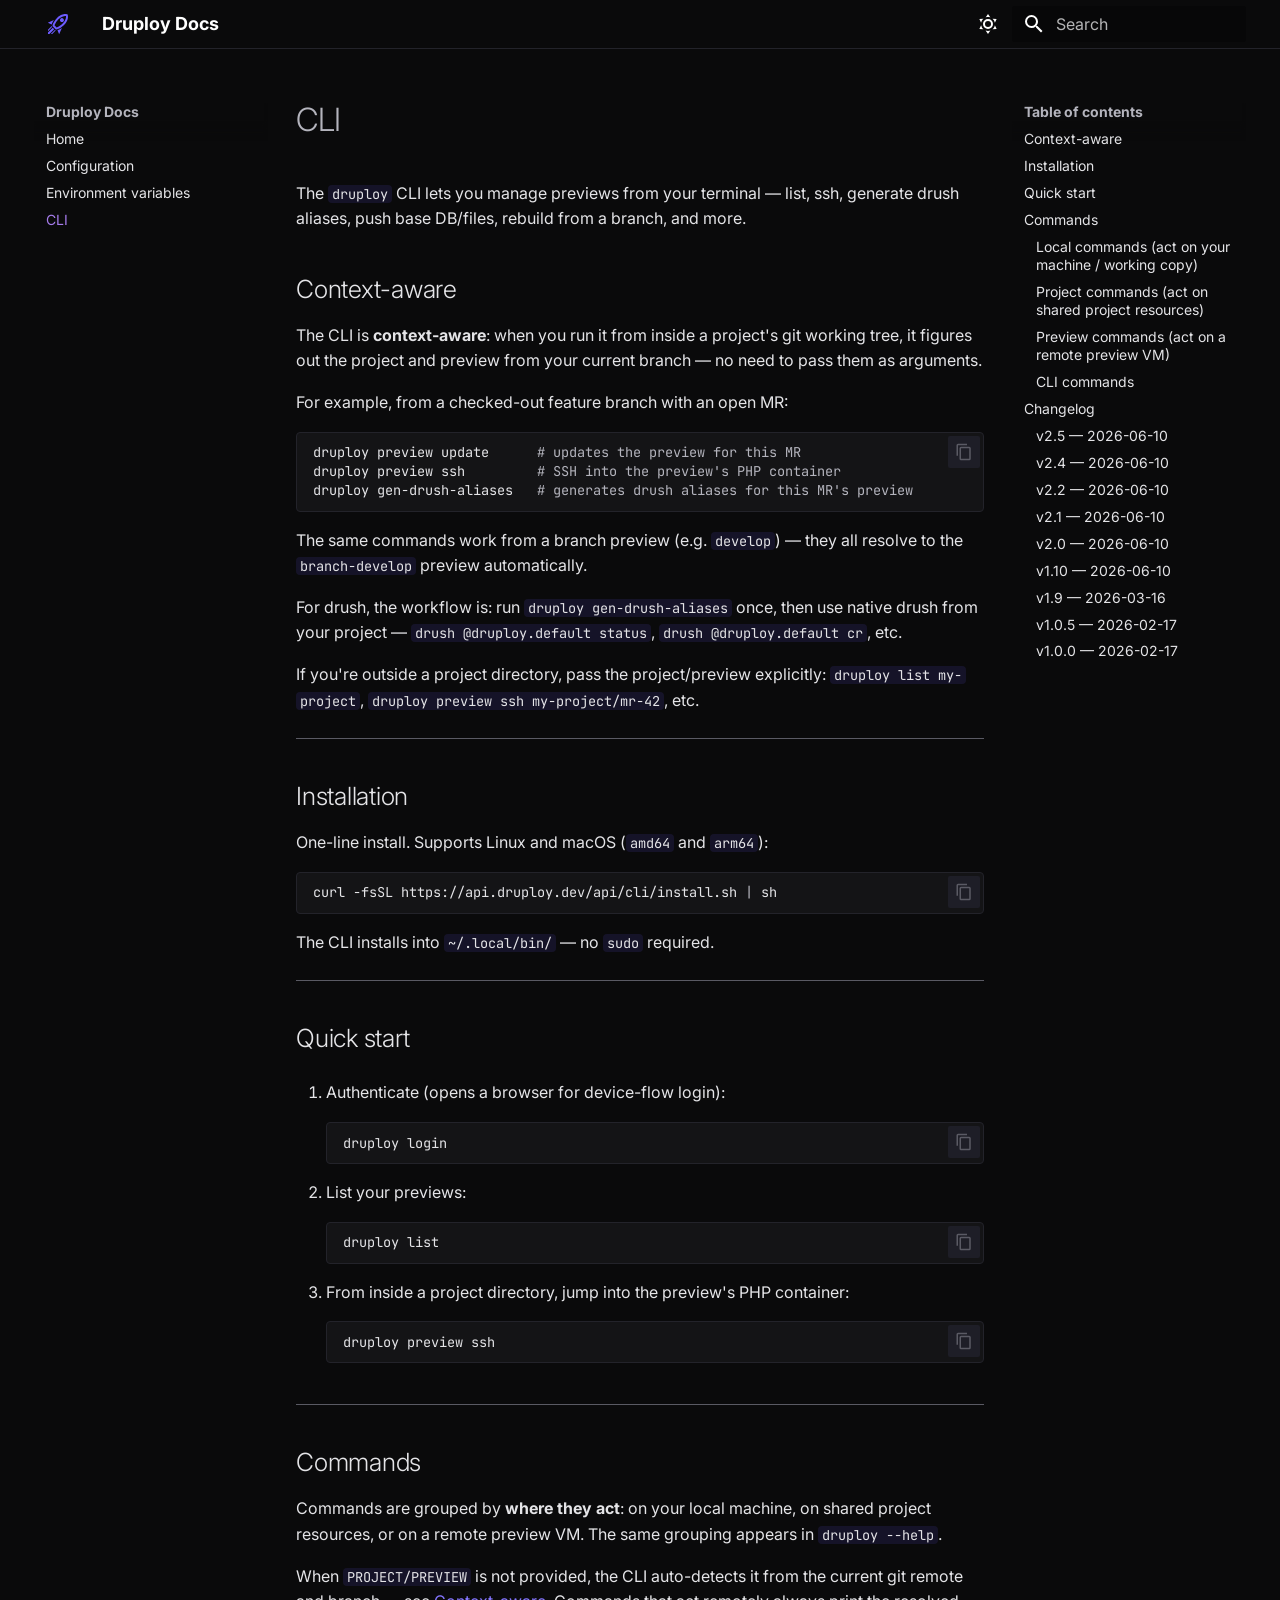
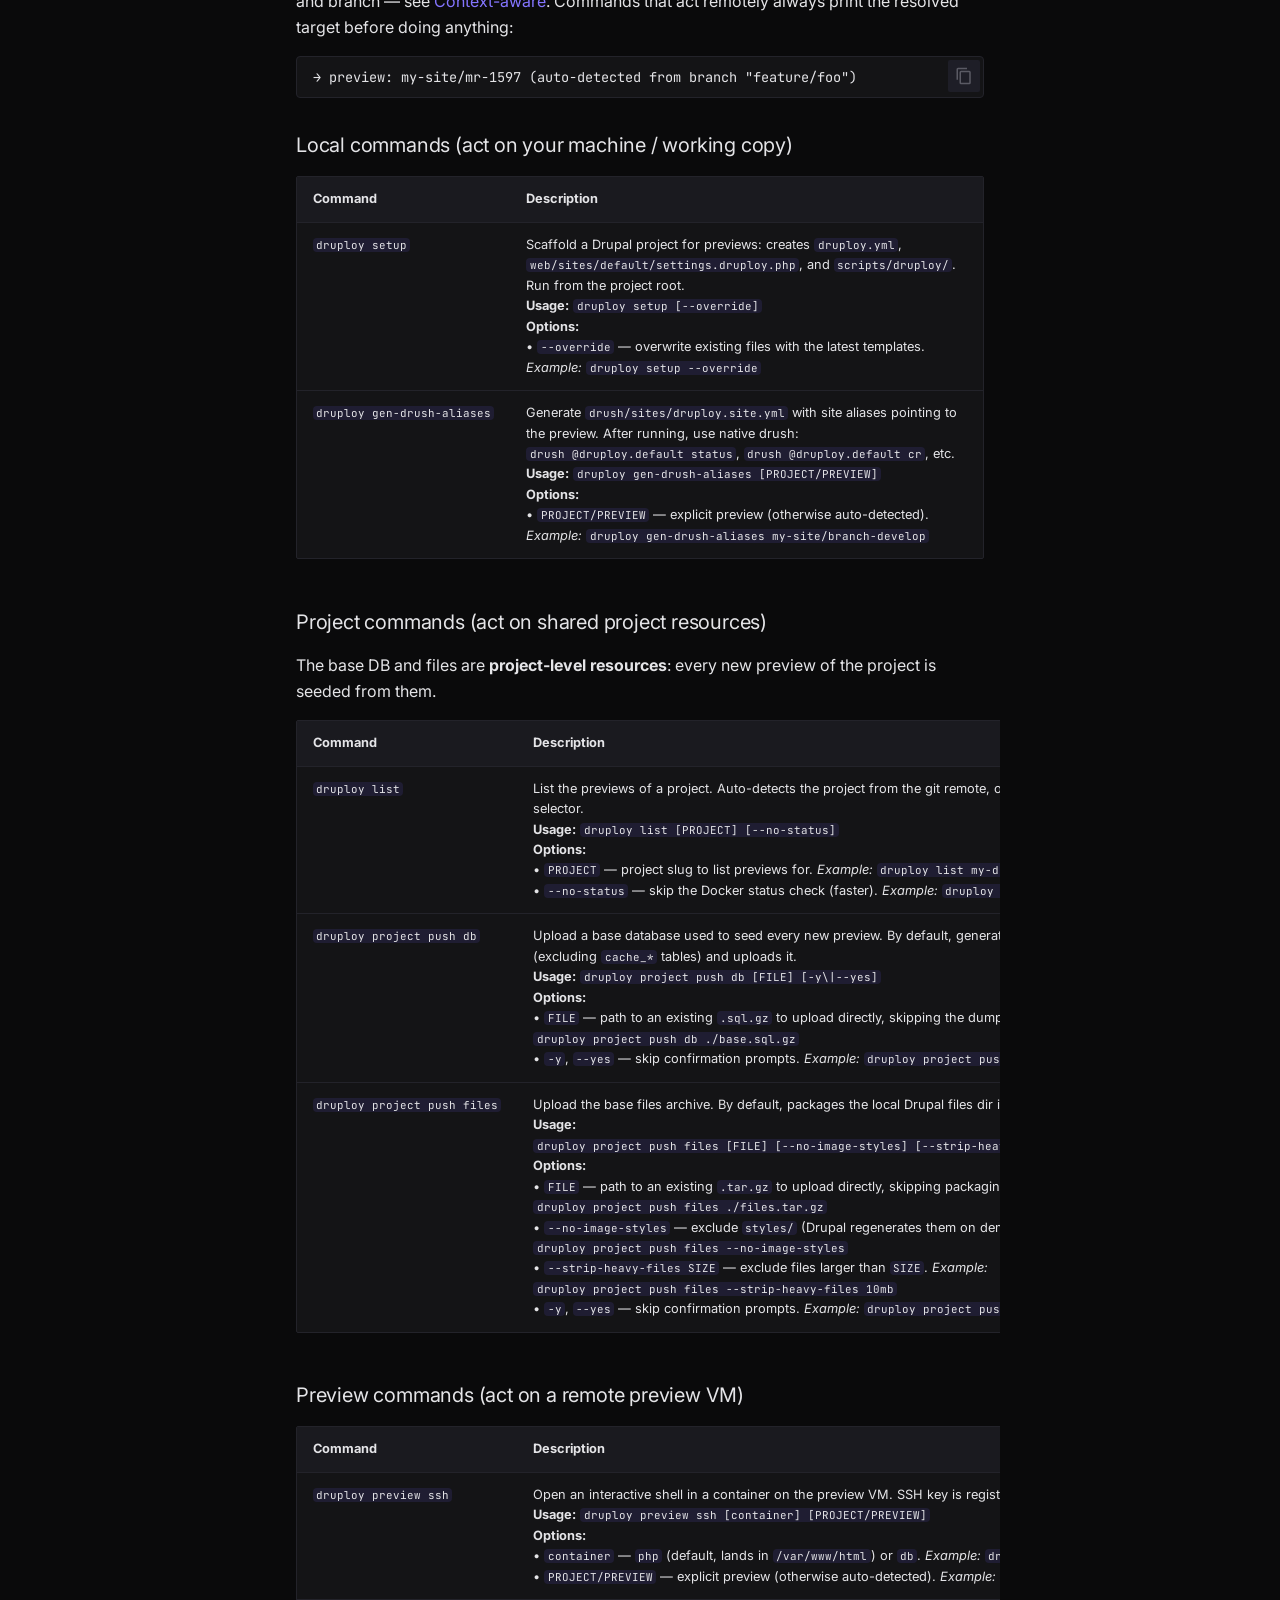
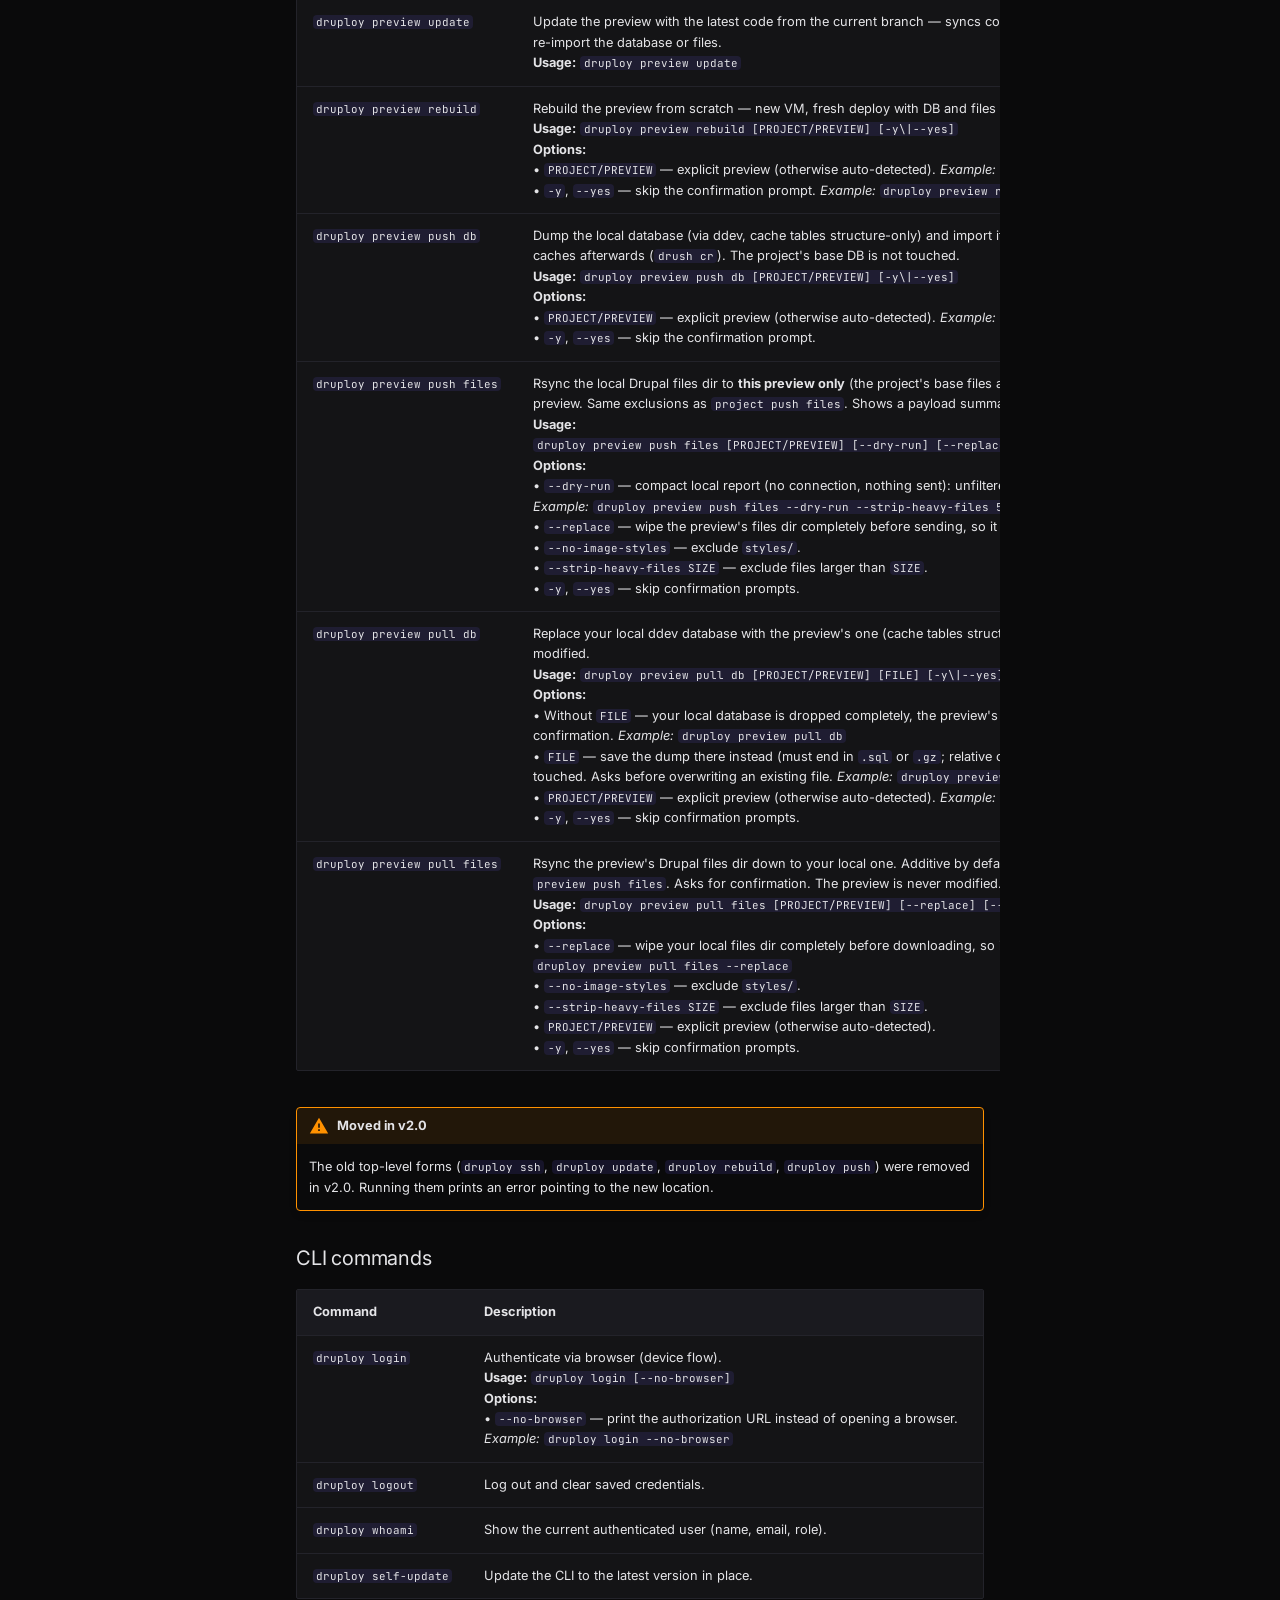
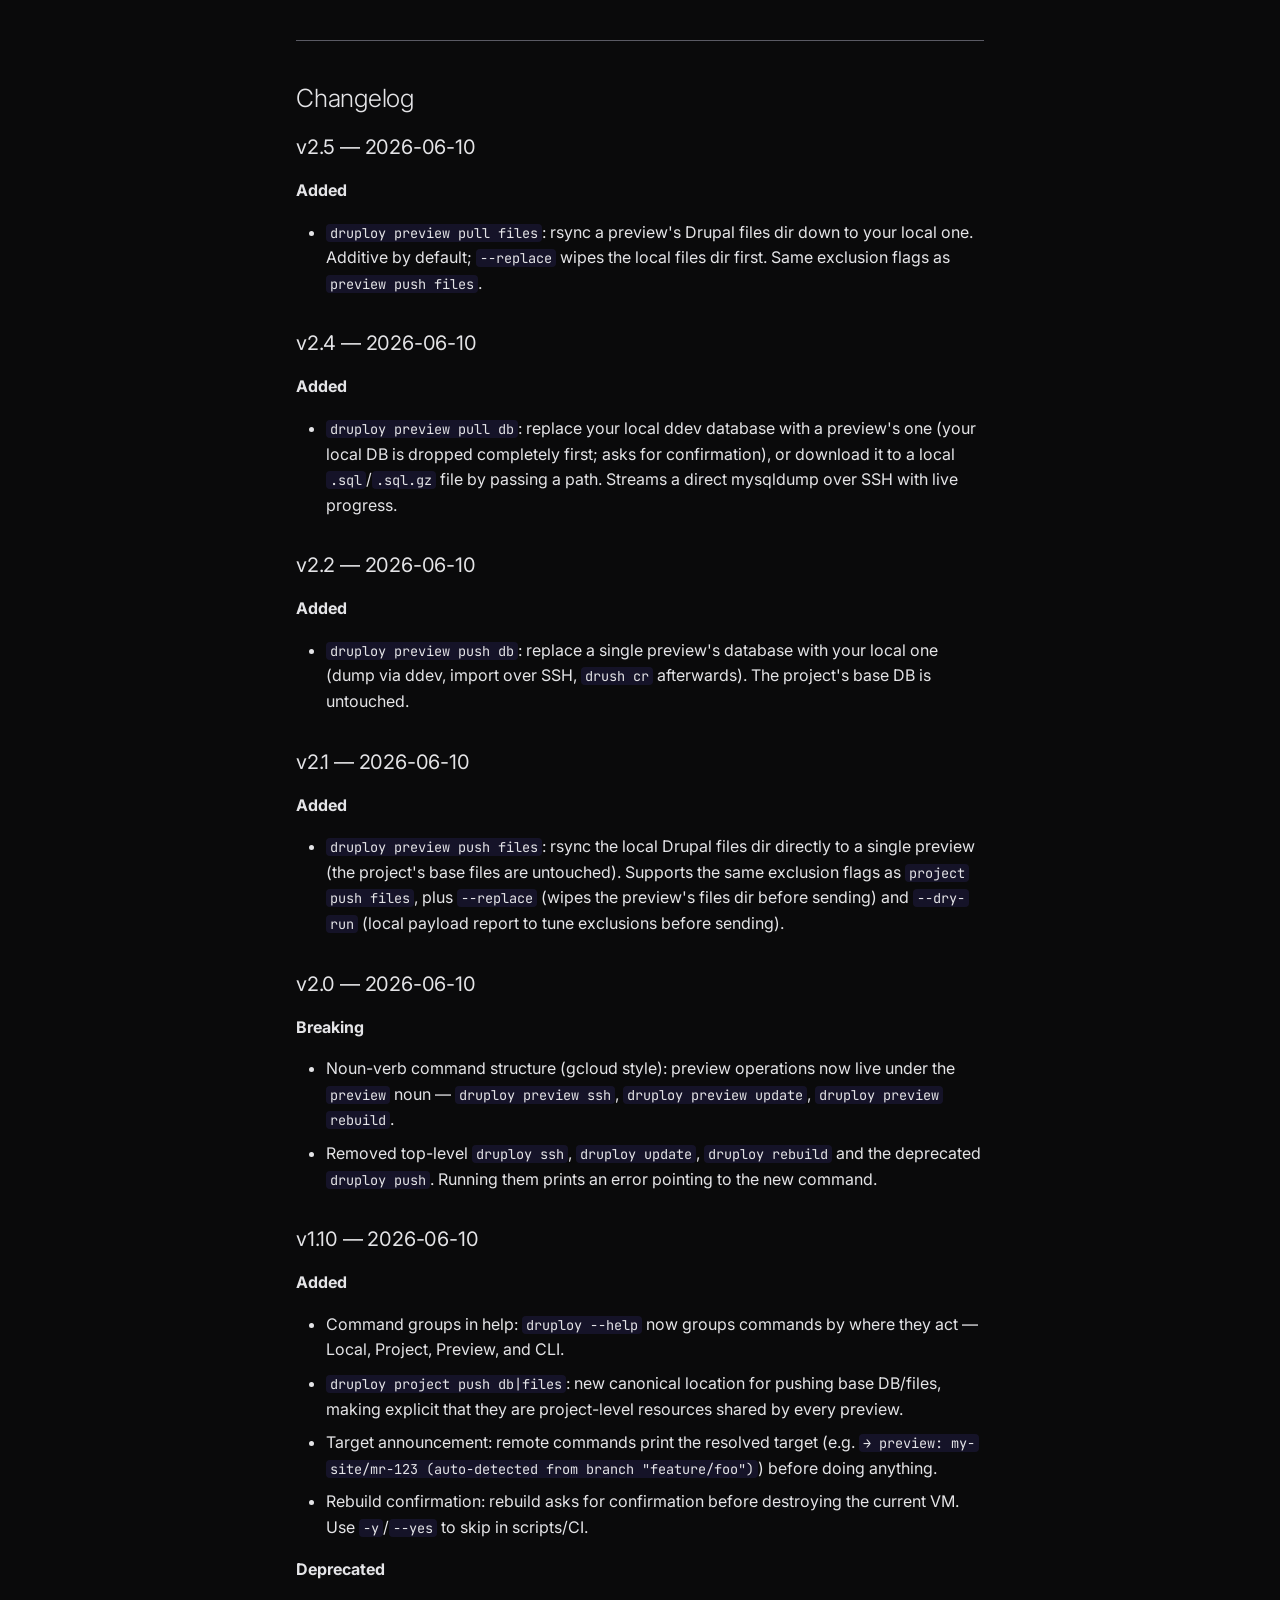
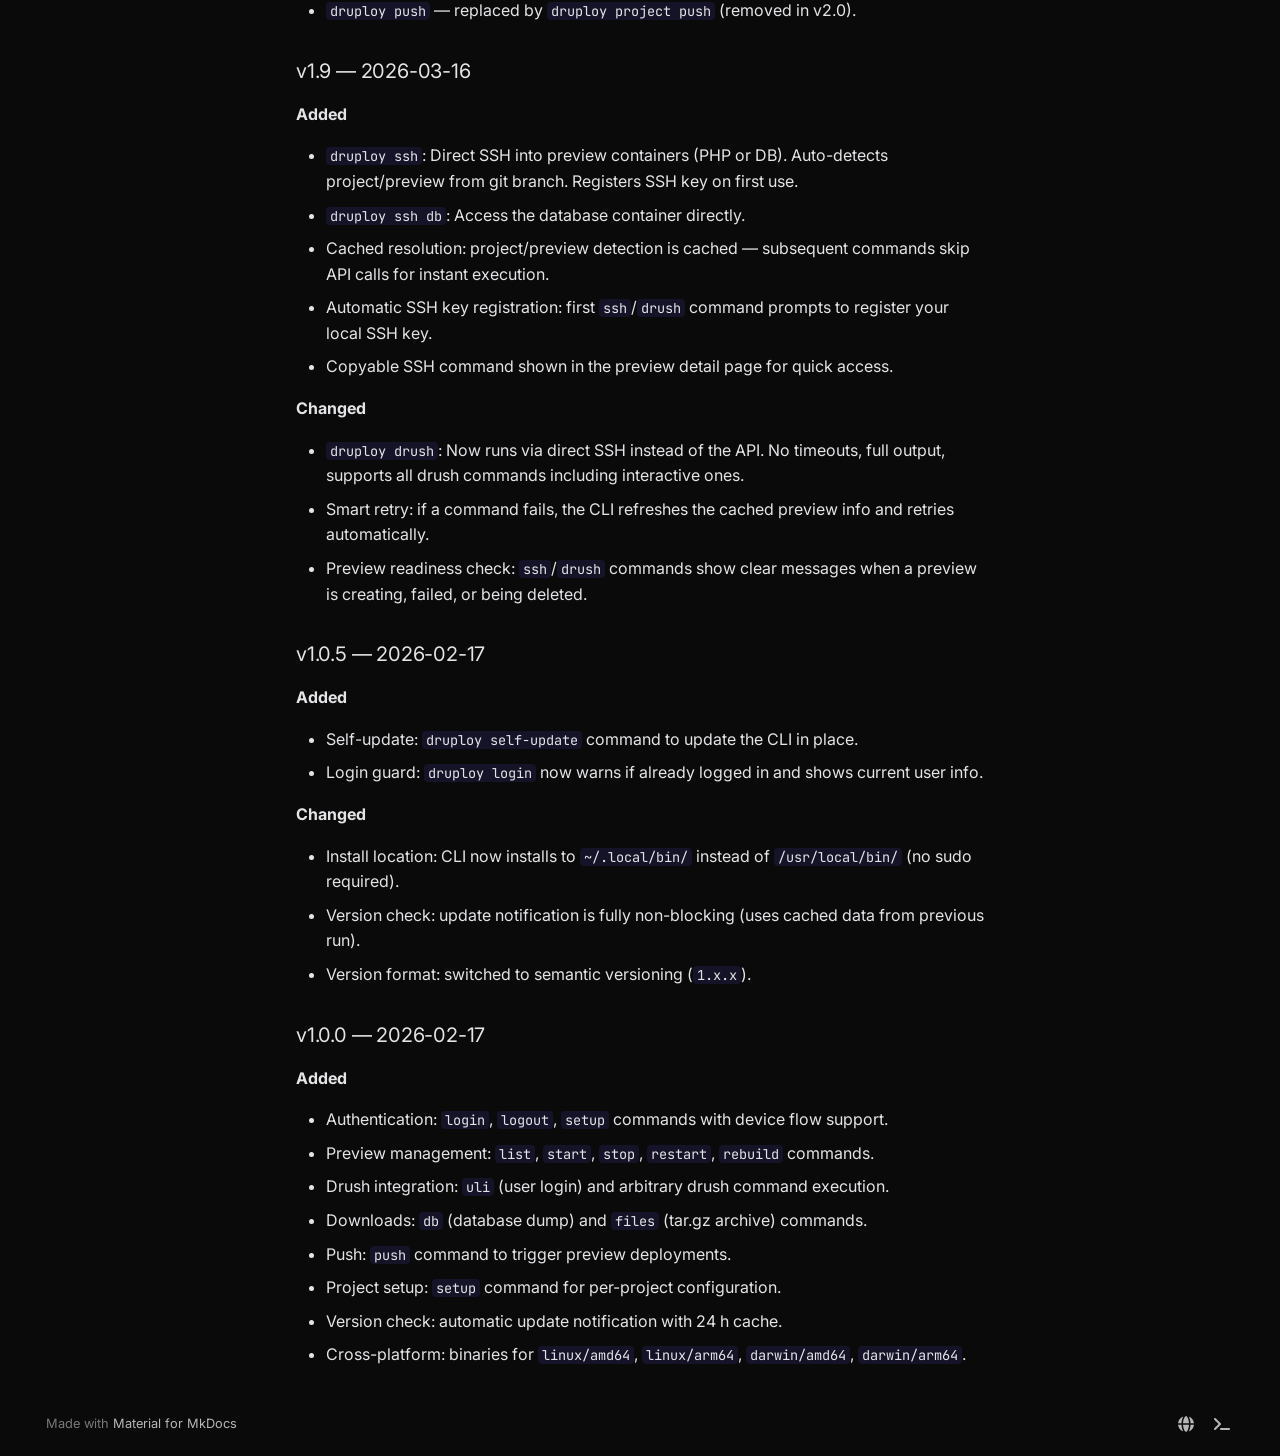
<file: server/preview-manager/landing/docs/cli/index.html>
<!doctype html>
<html lang="en" class="no-js">
  <head>
    
      <meta charset="utf-8">
      <meta name="viewport" content="width=device-width,initial-scale=1">
      
        <meta name="description" content="Documentation for Druploy — Drupal preview environments per merge request.">
      
      
        <meta name="author" content="Druploy">
      
      
        <link rel="canonical" href="https://druploy.com/docs/cli/">
      
      
        <link rel="prev" href="../environment-variables/">
      
      
      
        
      
      
      <link rel="icon" href="../assets/images/favicon.png">
      <meta name="generator" content="mkdocs-1.6.1, mkdocs-material-9.7.6">
    
    
      
        <title>CLI - Druploy Docs</title>
      
    
    
      <link rel="stylesheet" href="../assets/stylesheets/main.484c7ddc.min.css">
      
        
        <link rel="stylesheet" href="../assets/stylesheets/palette.ab4e12ef.min.css">
      
      


    
    
      
    
    
      
        
        
        <link rel="preconnect" href="https://fonts.gstatic.com" crossorigin>
        <link rel="stylesheet" href="https://fonts.googleapis.com/css?family=Inter:300,300i,400,400i,700,700i%7CJetBrains+Mono:400,400i,700,700i&display=fallback">
        <style>:root{--md-text-font:"Inter";--md-code-font:"JetBrains Mono"}</style>
      
    
    
      <link rel="stylesheet" href="../stylesheets/extra.css">
    
    <script>__md_scope=new URL("..",location),__md_hash=e=>[...e].reduce(((e,_)=>(e<<5)-e+_.charCodeAt(0)),0),__md_get=(e,_=localStorage,t=__md_scope)=>JSON.parse(_.getItem(t.pathname+"."+e)),__md_set=(e,_,t=localStorage,a=__md_scope)=>{try{t.setItem(a.pathname+"."+e,JSON.stringify(_))}catch(e){}}</script>
    
      

    
    
  </head>
  
  
    
    
      
    
    
    
    
    <body dir="ltr" data-md-color-scheme="slate" data-md-color-primary="deep-purple" data-md-color-accent="deep-purple">
  
    
    <input class="md-toggle" data-md-toggle="drawer" type="checkbox" id="__drawer" autocomplete="off">
    <input class="md-toggle" data-md-toggle="search" type="checkbox" id="__search" autocomplete="off">
    <label class="md-overlay" for="__drawer"></label>
    <div data-md-component="skip">
      
        
        <a href="#cli" class="md-skip">
          Skip to content
        </a>
      
    </div>
    <div data-md-component="announce">
      
    </div>
    
    
      

  

<header class="md-header md-header--shadow" data-md-component="header">
  <nav class="md-header__inner md-grid" aria-label="Header">
    <a href="https://druploy.com" title="Druploy Docs" class="md-header__button md-logo" aria-label="Druploy Docs" data-md-component="logo">
      
  
  <svg xmlns="http://www.w3.org/2000/svg" viewBox="0 0 24 24"><path d="m13.13 22.19-1.63-3.83c1.57-.58 3.04-1.36 4.4-2.27zM5.64 12.5l-3.83-1.63 6.1-2.77C7 9.46 6.22 10.93 5.64 12.5M19.22 4c.28 0 .53 0 .74.05.17 1.39-.02 4.25-3.3 7.53-1.7 1.71-3.73 3.02-6.01 3.89l-2.15-2.1c.92-2.31 2.23-4.34 3.92-6.03C15.18 4.58 17.64 4 19.22 4m0-2c-1.98 0-4.98.69-8.22 3.93-2.19 2.19-3.5 4.6-4.35 6.71-.28.75-.09 1.57.46 2.13l2.13 2.12c.38.38.89.61 1.42.61.23 0 .47-.06.7-.15A19.1 19.1 0 0 0 18.07 13c5.66-5.66 3.54-10.61 3.54-10.61S20.7 2 19.22 2m-4.68 7.46c-.78-.78-.78-2.05 0-2.83s2.05-.78 2.83 0c.77.78.78 2.05 0 2.83s-2.05.78-2.83 0m-5.66 7.07-1.41-1.41zM6.24 22l3.64-3.64c-.34-.09-.67-.24-.97-.45L4.83 22zM2 22h1.41l4.77-4.76-1.42-1.41L2 20.59zm0-2.83 4.09-4.08c-.21-.3-.36-.62-.45-.97L2 17.76z"/></svg>

    </a>
    <label class="md-header__button md-icon" for="__drawer">
      
      <svg xmlns="http://www.w3.org/2000/svg" viewBox="0 0 24 24"><path d="M3 6h18v2H3zm0 5h18v2H3zm0 5h18v2H3z"/></svg>
    </label>
    <div class="md-header__title" data-md-component="header-title">
      <div class="md-header__ellipsis">
        <div class="md-header__topic">
          <span class="md-ellipsis">
            Druploy Docs
          </span>
        </div>
        <div class="md-header__topic" data-md-component="header-topic">
          <span class="md-ellipsis">
            
              CLI
            
          </span>
        </div>
      </div>
    </div>
    
      
        <form class="md-header__option" data-md-component="palette">
  
    
    
    
    <input class="md-option" data-md-color-media="" data-md-color-scheme="slate" data-md-color-primary="deep-purple" data-md-color-accent="deep-purple"  aria-label="Switch to light mode"  type="radio" name="__palette" id="__palette_0">
    
      <label class="md-header__button md-icon" title="Switch to light mode" for="__palette_1" hidden>
        <svg xmlns="http://www.w3.org/2000/svg" viewBox="0 0 24 24"><path d="M12 7a5 5 0 0 1 5 5 5 5 0 0 1-5 5 5 5 0 0 1-5-5 5 5 0 0 1 5-5m0 2a3 3 0 0 0-3 3 3 3 0 0 0 3 3 3 3 0 0 0 3-3 3 3 0 0 0-3-3m0-7 2.39 3.42C13.65 5.15 12.84 5 12 5s-1.65.15-2.39.42zM3.34 7l4.16-.35A7.2 7.2 0 0 0 5.94 8.5c-.44.74-.69 1.5-.83 2.29zm.02 10 1.76-3.77a7.131 7.131 0 0 0 2.38 4.14zM20.65 7l-1.77 3.79a7.02 7.02 0 0 0-2.38-4.15zm-.01 10-4.14.36c.59-.51 1.12-1.14 1.54-1.86.42-.73.69-1.5.83-2.29zM12 22l-2.41-3.44c.74.27 1.55.44 2.41.44.82 0 1.63-.17 2.37-.44z"/></svg>
      </label>
    
  
    
    
    
    <input class="md-option" data-md-color-media="" data-md-color-scheme="default" data-md-color-primary="deep-purple" data-md-color-accent="deep-purple"  aria-label="Switch to dark mode"  type="radio" name="__palette" id="__palette_1">
    
      <label class="md-header__button md-icon" title="Switch to dark mode" for="__palette_0" hidden>
        <svg xmlns="http://www.w3.org/2000/svg" viewBox="0 0 24 24"><path d="m17.75 4.09-2.53 1.94.91 3.06-2.63-1.81-2.63 1.81.91-3.06-2.53-1.94L12.44 4l1.06-3 1.06 3zm3.5 6.91-1.64 1.25.59 1.98-1.7-1.17-1.7 1.17.59-1.98L15.75 11l2.06-.05L18.5 9l.69 1.95zm-2.28 4.95c.83-.08 1.72 1.1 1.19 1.85-.32.45-.66.87-1.08 1.27C15.17 23 8.84 23 4.94 19.07c-3.91-3.9-3.91-10.24 0-14.14.4-.4.82-.76 1.27-1.08.75-.53 1.93.36 1.85 1.19-.27 2.86.69 5.83 2.89 8.02a9.96 9.96 0 0 0 8.02 2.89m-1.64 2.02a12.08 12.08 0 0 1-7.8-3.47c-2.17-2.19-3.33-5-3.49-7.82-2.81 3.14-2.7 7.96.31 10.98 3.02 3.01 7.84 3.12 10.98.31"/></svg>
      </label>
    
  
</form>
      
    
    
      <script>var palette=__md_get("__palette");if(palette&&palette.color){if("(prefers-color-scheme)"===palette.color.media){var media=matchMedia("(prefers-color-scheme: light)"),input=document.querySelector(media.matches?"[data-md-color-media='(prefers-color-scheme: light)']":"[data-md-color-media='(prefers-color-scheme: dark)']");palette.color.media=input.getAttribute("data-md-color-media"),palette.color.scheme=input.getAttribute("data-md-color-scheme"),palette.color.primary=input.getAttribute("data-md-color-primary"),palette.color.accent=input.getAttribute("data-md-color-accent")}for(var[key,value]of Object.entries(palette.color))document.body.setAttribute("data-md-color-"+key,value)}</script>
    
    
    
      
      
        <label class="md-header__button md-icon" for="__search">
          
          <svg xmlns="http://www.w3.org/2000/svg" viewBox="0 0 24 24"><path d="M9.5 3A6.5 6.5 0 0 1 16 9.5c0 1.61-.59 3.09-1.56 4.23l.27.27h.79l5 5-1.5 1.5-5-5v-.79l-.27-.27A6.52 6.52 0 0 1 9.5 16 6.5 6.5 0 0 1 3 9.5 6.5 6.5 0 0 1 9.5 3m0 2C7 5 5 7 5 9.5S7 14 9.5 14 14 12 14 9.5 12 5 9.5 5"/></svg>
        </label>
        <div class="md-search" data-md-component="search" role="dialog">
  <label class="md-search__overlay" for="__search"></label>
  <div class="md-search__inner" role="search">
    <form class="md-search__form" name="search">
      <input type="text" class="md-search__input" name="query" aria-label="Search" placeholder="Search" autocapitalize="off" autocorrect="off" autocomplete="off" spellcheck="false" data-md-component="search-query" required>
      <label class="md-search__icon md-icon" for="__search">
        
        <svg xmlns="http://www.w3.org/2000/svg" viewBox="0 0 24 24"><path d="M9.5 3A6.5 6.5 0 0 1 16 9.5c0 1.61-.59 3.09-1.56 4.23l.27.27h.79l5 5-1.5 1.5-5-5v-.79l-.27-.27A6.52 6.52 0 0 1 9.5 16 6.5 6.5 0 0 1 3 9.5 6.5 6.5 0 0 1 9.5 3m0 2C7 5 5 7 5 9.5S7 14 9.5 14 14 12 14 9.5 12 5 9.5 5"/></svg>
        
        <svg xmlns="http://www.w3.org/2000/svg" viewBox="0 0 24 24"><path d="M20 11v2H8l5.5 5.5-1.42 1.42L4.16 12l7.92-7.92L13.5 5.5 8 11z"/></svg>
      </label>
      <nav class="md-search__options" aria-label="Search">
        
          <a href="javascript:void(0)" class="md-search__icon md-icon" title="Share" aria-label="Share" data-clipboard data-clipboard-text="" data-md-component="search-share" tabindex="-1">
            
            <svg xmlns="http://www.w3.org/2000/svg" viewBox="0 0 24 24"><path d="M18 16.08c-.76 0-1.44.3-1.96.77L8.91 12.7c.05-.23.09-.46.09-.7s-.04-.47-.09-.7l7.05-4.11c.54.5 1.25.81 2.04.81a3 3 0 0 0 3-3 3 3 0 0 0-3-3 3 3 0 0 0-3 3c0 .24.04.47.09.7L8.04 9.81C7.5 9.31 6.79 9 6 9a3 3 0 0 0-3 3 3 3 0 0 0 3 3c.79 0 1.5-.31 2.04-.81l7.12 4.15c-.05.21-.08.43-.08.66 0 1.61 1.31 2.91 2.92 2.91s2.92-1.3 2.92-2.91A2.92 2.92 0 0 0 18 16.08"/></svg>
          </a>
        
        <button type="reset" class="md-search__icon md-icon" title="Clear" aria-label="Clear" tabindex="-1">
          
          <svg xmlns="http://www.w3.org/2000/svg" viewBox="0 0 24 24"><path d="M19 6.41 17.59 5 12 10.59 6.41 5 5 6.41 10.59 12 5 17.59 6.41 19 12 13.41 17.59 19 19 17.59 13.41 12z"/></svg>
        </button>
      </nav>
      
        <div class="md-search__suggest" data-md-component="search-suggest"></div>
      
    </form>
    <div class="md-search__output">
      <div class="md-search__scrollwrap" tabindex="0" data-md-scrollfix>
        <div class="md-search-result" data-md-component="search-result">
          <div class="md-search-result__meta">
            Initializing search
          </div>
          <ol class="md-search-result__list" role="presentation"></ol>
        </div>
      </div>
    </div>
  </div>
</div>
      
    
    
  </nav>
  
</header>
    
    <div class="md-container" data-md-component="container">
      
      
        
          
        
      
      <main class="md-main" data-md-component="main">
        <div class="md-main__inner md-grid">
          
            
              
              <div class="md-sidebar md-sidebar--primary" data-md-component="sidebar" data-md-type="navigation" >
                <div class="md-sidebar__scrollwrap">
                  <div class="md-sidebar__inner">
                    



<nav class="md-nav md-nav--primary" aria-label="Navigation" data-md-level="0">
  <label class="md-nav__title" for="__drawer">
    <a href="https://druploy.com" title="Druploy Docs" class="md-nav__button md-logo" aria-label="Druploy Docs" data-md-component="logo">
      
  
  <svg xmlns="http://www.w3.org/2000/svg" viewBox="0 0 24 24"><path d="m13.13 22.19-1.63-3.83c1.57-.58 3.04-1.36 4.4-2.27zM5.64 12.5l-3.83-1.63 6.1-2.77C7 9.46 6.22 10.93 5.64 12.5M19.22 4c.28 0 .53 0 .74.05.17 1.39-.02 4.25-3.3 7.53-1.7 1.71-3.73 3.02-6.01 3.89l-2.15-2.1c.92-2.31 2.23-4.34 3.92-6.03C15.18 4.58 17.64 4 19.22 4m0-2c-1.98 0-4.98.69-8.22 3.93-2.19 2.19-3.5 4.6-4.35 6.71-.28.75-.09 1.57.46 2.13l2.13 2.12c.38.38.89.61 1.42.61.23 0 .47-.06.7-.15A19.1 19.1 0 0 0 18.07 13c5.66-5.66 3.54-10.61 3.54-10.61S20.7 2 19.22 2m-4.68 7.46c-.78-.78-.78-2.05 0-2.83s2.05-.78 2.83 0c.77.78.78 2.05 0 2.83s-2.05.78-2.83 0m-5.66 7.07-1.41-1.41zM6.24 22l3.64-3.64c-.34-.09-.67-.24-.97-.45L4.83 22zM2 22h1.41l4.77-4.76-1.42-1.41L2 20.59zm0-2.83 4.09-4.08c-.21-.3-.36-.62-.45-.97L2 17.76z"/></svg>

    </a>
    Druploy Docs
  </label>
  
  <ul class="md-nav__list" data-md-scrollfix>
    
      
      
  
  
  
  
    <li class="md-nav__item">
      <a href=".." class="md-nav__link">
        
  
  
  <span class="md-ellipsis">
    
  
    Home
  

    
  </span>
  
  

      </a>
    </li>
  

    
      
      
  
  
  
  
    <li class="md-nav__item">
      <a href="../configuration/" class="md-nav__link">
        
  
  
  <span class="md-ellipsis">
    
  
    Configuration
  

    
  </span>
  
  

      </a>
    </li>
  

    
      
      
  
  
  
  
    <li class="md-nav__item">
      <a href="../environment-variables/" class="md-nav__link">
        
  
  
  <span class="md-ellipsis">
    
  
    Environment variables
  

    
  </span>
  
  

      </a>
    </li>
  

    
      
      
  
  
    
  
  
  
    <li class="md-nav__item md-nav__item--active">
      
      <input class="md-nav__toggle md-toggle" type="checkbox" id="__toc">
      
      
        
      
      
        <label class="md-nav__link md-nav__link--active" for="__toc">
          
  
  
  <span class="md-ellipsis">
    
  
    CLI
  

    
  </span>
  
  

          <span class="md-nav__icon md-icon"></span>
        </label>
      
      <a href="./" class="md-nav__link md-nav__link--active">
        
  
  
  <span class="md-ellipsis">
    
  
    CLI
  

    
  </span>
  
  

      </a>
      
        

<nav class="md-nav md-nav--secondary" aria-label="Table of contents">
  
  
  
    
  
  
    <label class="md-nav__title" for="__toc">
      <span class="md-nav__icon md-icon"></span>
      Table of contents
    </label>
    <ul class="md-nav__list" data-md-component="toc" data-md-scrollfix>
      
        <li class="md-nav__item">
  <a href="#context-aware" class="md-nav__link">
    <span class="md-ellipsis">
      
        Context-aware
      
    </span>
  </a>
  
</li>
      
        <li class="md-nav__item">
  <a href="#installation" class="md-nav__link">
    <span class="md-ellipsis">
      
        Installation
      
    </span>
  </a>
  
</li>
      
        <li class="md-nav__item">
  <a href="#quick-start" class="md-nav__link">
    <span class="md-ellipsis">
      
        Quick start
      
    </span>
  </a>
  
</li>
      
        <li class="md-nav__item">
  <a href="#commands" class="md-nav__link">
    <span class="md-ellipsis">
      
        Commands
      
    </span>
  </a>
  
    <nav class="md-nav" aria-label="Commands">
      <ul class="md-nav__list">
        
          <li class="md-nav__item">
  <a href="#local-commands-act-on-your-machine-working-copy" class="md-nav__link">
    <span class="md-ellipsis">
      
        Local commands (act on your machine / working copy)
      
    </span>
  </a>
  
</li>
        
          <li class="md-nav__item">
  <a href="#project-commands-act-on-shared-project-resources" class="md-nav__link">
    <span class="md-ellipsis">
      
        Project commands (act on shared project resources)
      
    </span>
  </a>
  
</li>
        
          <li class="md-nav__item">
  <a href="#preview-commands-act-on-a-remote-preview-vm" class="md-nav__link">
    <span class="md-ellipsis">
      
        Preview commands (act on a remote preview VM)
      
    </span>
  </a>
  
</li>
        
          <li class="md-nav__item">
  <a href="#cli-commands" class="md-nav__link">
    <span class="md-ellipsis">
      
        CLI commands
      
    </span>
  </a>
  
</li>
        
      </ul>
    </nav>
  
</li>
      
        <li class="md-nav__item">
  <a href="#changelog" class="md-nav__link">
    <span class="md-ellipsis">
      
        Changelog
      
    </span>
  </a>
  
    <nav class="md-nav" aria-label="Changelog">
      <ul class="md-nav__list">
        
          <li class="md-nav__item">
  <a href="#v25-2026-06-10" class="md-nav__link">
    <span class="md-ellipsis">
      
        v2.5 — 2026-06-10
      
    </span>
  </a>
  
</li>
        
          <li class="md-nav__item">
  <a href="#v24-2026-06-10" class="md-nav__link">
    <span class="md-ellipsis">
      
        v2.4 — 2026-06-10
      
    </span>
  </a>
  
</li>
        
          <li class="md-nav__item">
  <a href="#v22-2026-06-10" class="md-nav__link">
    <span class="md-ellipsis">
      
        v2.2 — 2026-06-10
      
    </span>
  </a>
  
</li>
        
          <li class="md-nav__item">
  <a href="#v21-2026-06-10" class="md-nav__link">
    <span class="md-ellipsis">
      
        v2.1 — 2026-06-10
      
    </span>
  </a>
  
</li>
        
          <li class="md-nav__item">
  <a href="#v20-2026-06-10" class="md-nav__link">
    <span class="md-ellipsis">
      
        v2.0 — 2026-06-10
      
    </span>
  </a>
  
</li>
        
          <li class="md-nav__item">
  <a href="#v110-2026-06-10" class="md-nav__link">
    <span class="md-ellipsis">
      
        v1.10 — 2026-06-10
      
    </span>
  </a>
  
</li>
        
          <li class="md-nav__item">
  <a href="#v19-2026-03-16" class="md-nav__link">
    <span class="md-ellipsis">
      
        v1.9 — 2026-03-16
      
    </span>
  </a>
  
</li>
        
          <li class="md-nav__item">
  <a href="#v105-2026-02-17" class="md-nav__link">
    <span class="md-ellipsis">
      
        v1.0.5 — 2026-02-17
      
    </span>
  </a>
  
</li>
        
          <li class="md-nav__item">
  <a href="#v100-2026-02-17" class="md-nav__link">
    <span class="md-ellipsis">
      
        v1.0.0 — 2026-02-17
      
    </span>
  </a>
  
</li>
        
      </ul>
    </nav>
  
</li>
      
    </ul>
  
</nav>
      
    </li>
  

    
  </ul>
</nav>
                  </div>
                </div>
              </div>
            
            
              
              <div class="md-sidebar md-sidebar--secondary" data-md-component="sidebar" data-md-type="toc" >
                <div class="md-sidebar__scrollwrap">
                  <div class="md-sidebar__inner">
                    

<nav class="md-nav md-nav--secondary" aria-label="Table of contents">
  
  
  
    
  
  
    <label class="md-nav__title" for="__toc">
      <span class="md-nav__icon md-icon"></span>
      Table of contents
    </label>
    <ul class="md-nav__list" data-md-component="toc" data-md-scrollfix>
      
        <li class="md-nav__item">
  <a href="#context-aware" class="md-nav__link">
    <span class="md-ellipsis">
      
        Context-aware
      
    </span>
  </a>
  
</li>
      
        <li class="md-nav__item">
  <a href="#installation" class="md-nav__link">
    <span class="md-ellipsis">
      
        Installation
      
    </span>
  </a>
  
</li>
      
        <li class="md-nav__item">
  <a href="#quick-start" class="md-nav__link">
    <span class="md-ellipsis">
      
        Quick start
      
    </span>
  </a>
  
</li>
      
        <li class="md-nav__item">
  <a href="#commands" class="md-nav__link">
    <span class="md-ellipsis">
      
        Commands
      
    </span>
  </a>
  
    <nav class="md-nav" aria-label="Commands">
      <ul class="md-nav__list">
        
          <li class="md-nav__item">
  <a href="#local-commands-act-on-your-machine-working-copy" class="md-nav__link">
    <span class="md-ellipsis">
      
        Local commands (act on your machine / working copy)
      
    </span>
  </a>
  
</li>
        
          <li class="md-nav__item">
  <a href="#project-commands-act-on-shared-project-resources" class="md-nav__link">
    <span class="md-ellipsis">
      
        Project commands (act on shared project resources)
      
    </span>
  </a>
  
</li>
        
          <li class="md-nav__item">
  <a href="#preview-commands-act-on-a-remote-preview-vm" class="md-nav__link">
    <span class="md-ellipsis">
      
        Preview commands (act on a remote preview VM)
      
    </span>
  </a>
  
</li>
        
          <li class="md-nav__item">
  <a href="#cli-commands" class="md-nav__link">
    <span class="md-ellipsis">
      
        CLI commands
      
    </span>
  </a>
  
</li>
        
      </ul>
    </nav>
  
</li>
      
        <li class="md-nav__item">
  <a href="#changelog" class="md-nav__link">
    <span class="md-ellipsis">
      
        Changelog
      
    </span>
  </a>
  
    <nav class="md-nav" aria-label="Changelog">
      <ul class="md-nav__list">
        
          <li class="md-nav__item">
  <a href="#v25-2026-06-10" class="md-nav__link">
    <span class="md-ellipsis">
      
        v2.5 — 2026-06-10
      
    </span>
  </a>
  
</li>
        
          <li class="md-nav__item">
  <a href="#v24-2026-06-10" class="md-nav__link">
    <span class="md-ellipsis">
      
        v2.4 — 2026-06-10
      
    </span>
  </a>
  
</li>
        
          <li class="md-nav__item">
  <a href="#v22-2026-06-10" class="md-nav__link">
    <span class="md-ellipsis">
      
        v2.2 — 2026-06-10
      
    </span>
  </a>
  
</li>
        
          <li class="md-nav__item">
  <a href="#v21-2026-06-10" class="md-nav__link">
    <span class="md-ellipsis">
      
        v2.1 — 2026-06-10
      
    </span>
  </a>
  
</li>
        
          <li class="md-nav__item">
  <a href="#v20-2026-06-10" class="md-nav__link">
    <span class="md-ellipsis">
      
        v2.0 — 2026-06-10
      
    </span>
  </a>
  
</li>
        
          <li class="md-nav__item">
  <a href="#v110-2026-06-10" class="md-nav__link">
    <span class="md-ellipsis">
      
        v1.10 — 2026-06-10
      
    </span>
  </a>
  
</li>
        
          <li class="md-nav__item">
  <a href="#v19-2026-03-16" class="md-nav__link">
    <span class="md-ellipsis">
      
        v1.9 — 2026-03-16
      
    </span>
  </a>
  
</li>
        
          <li class="md-nav__item">
  <a href="#v105-2026-02-17" class="md-nav__link">
    <span class="md-ellipsis">
      
        v1.0.5 — 2026-02-17
      
    </span>
  </a>
  
</li>
        
          <li class="md-nav__item">
  <a href="#v100-2026-02-17" class="md-nav__link">
    <span class="md-ellipsis">
      
        v1.0.0 — 2026-02-17
      
    </span>
  </a>
  
</li>
        
      </ul>
    </nav>
  
</li>
      
    </ul>
  
</nav>
                  </div>
                </div>
              </div>
            
          
          
            <div class="md-content" data-md-component="content">
              
              <article class="md-content__inner md-typeset">
                
                  



<h1 id="cli">CLI<a class="headerlink" href="#cli" title="Permanent link">&para;</a></h1>
<p>The <code>druploy</code> CLI lets you manage previews from your terminal — list, ssh, generate drush aliases, push base DB/files, rebuild from a branch, and more.</p>
<h2 id="context-aware">Context-aware<a class="headerlink" href="#context-aware" title="Permanent link">&para;</a></h2>
<p>The CLI is <strong>context-aware</strong>: when you run it from inside a project's git working tree, it figures out the project and preview from your current branch — no need to pass them as arguments.</p>
<p>For example, from a checked-out feature branch with an open MR:</p>
<div class="language-bash highlight"><pre><span></span><code><span id="__span-0-1"><a id="__codelineno-0-1" name="__codelineno-0-1" href="#__codelineno-0-1"></a>druploy<span class="w"> </span>preview<span class="w"> </span>update<span class="w">      </span><span class="c1"># updates the preview for this MR</span>
</span><span id="__span-0-2"><a id="__codelineno-0-2" name="__codelineno-0-2" href="#__codelineno-0-2"></a>druploy<span class="w"> </span>preview<span class="w"> </span>ssh<span class="w">         </span><span class="c1"># SSH into the preview&#39;s PHP container</span>
</span><span id="__span-0-3"><a id="__codelineno-0-3" name="__codelineno-0-3" href="#__codelineno-0-3"></a>druploy<span class="w"> </span>gen-drush-aliases<span class="w">   </span><span class="c1"># generates drush aliases for this MR&#39;s preview</span>
</span></code></pre></div>
<p>The same commands work from a branch preview (e.g. <code>develop</code>) — they all resolve to the <code>branch-develop</code> preview automatically.</p>
<p>For drush, the workflow is: run <code>druploy gen-drush-aliases</code> once, then use native drush from your project — <code>drush @druploy.default status</code>, <code>drush @druploy.default cr</code>, etc.</p>
<p>If you're outside a project directory, pass the project/preview explicitly: <code>druploy list my-project</code>, <code>druploy preview ssh my-project/mr-42</code>, etc.</p>
<hr />
<h2 id="installation">Installation<a class="headerlink" href="#installation" title="Permanent link">&para;</a></h2>
<p>One-line install. Supports Linux and macOS (<code>amd64</code> and <code>arm64</code>):</p>
<div class="language-bash highlight"><pre><span></span><code><span id="__span-1-1"><a id="__codelineno-1-1" name="__codelineno-1-1" href="#__codelineno-1-1"></a>curl<span class="w"> </span>-fsSL<span class="w"> </span>https://api.druploy.dev/api/cli/install.sh<span class="w"> </span><span class="p">|</span><span class="w"> </span>sh
</span></code></pre></div>
<p>The CLI installs into <code>~/.local/bin/</code> — no <code>sudo</code> required.</p>
<hr />
<h2 id="quick-start">Quick start<a class="headerlink" href="#quick-start" title="Permanent link">&para;</a></h2>
<ol>
<li>
<p>Authenticate (opens a browser for device-flow login):</p>
<div class="language-bash highlight"><pre><span></span><code><span id="__span-2-1"><a id="__codelineno-2-1" name="__codelineno-2-1" href="#__codelineno-2-1"></a>druploy<span class="w"> </span>login
</span></code></pre></div>
</li>
<li>
<p>List your previews:</p>
<div class="language-bash highlight"><pre><span></span><code><span id="__span-3-1"><a id="__codelineno-3-1" name="__codelineno-3-1" href="#__codelineno-3-1"></a>druploy<span class="w"> </span>list
</span></code></pre></div>
</li>
<li>
<p>From inside a project directory, jump into the preview's PHP container:</p>
<div class="language-bash highlight"><pre><span></span><code><span id="__span-4-1"><a id="__codelineno-4-1" name="__codelineno-4-1" href="#__codelineno-4-1"></a>druploy<span class="w"> </span>preview<span class="w"> </span>ssh
</span></code></pre></div>
</li>
</ol>
<hr />
<h2 id="commands">Commands<a class="headerlink" href="#commands" title="Permanent link">&para;</a></h2>
<p>Commands are grouped by <strong>where they act</strong>: on your local machine, on shared project resources, or on a remote preview VM. The same grouping appears in <code>druploy --help</code>.</p>
<p>When <code>PROJECT/PREVIEW</code> is not provided, the CLI auto-detects it from the current git remote and branch — see <a href="#context-aware">Context-aware</a>. Commands that act remotely always print the resolved target before doing anything:</p>
<div class="language-text highlight"><pre><span></span><code><span id="__span-5-1"><a id="__codelineno-5-1" name="__codelineno-5-1" href="#__codelineno-5-1"></a>→ preview: my-site/mr-1597 (auto-detected from branch &quot;feature/foo&quot;)
</span></code></pre></div>
<h3 id="local-commands-act-on-your-machine-working-copy">Local commands (act on your machine / working copy)<a class="headerlink" href="#local-commands-act-on-your-machine-working-copy" title="Permanent link">&para;</a></h3>
<table>
<thead>
<tr>
<th>Command</th>
<th>Description</th>
</tr>
</thead>
<tbody>
<tr>
<td><code>druploy setup</code></td>
<td>Scaffold a Drupal project for previews: creates <code>druploy.yml</code>, <code>web/sites/default/settings.druploy.php</code>, and <code>scripts/druploy/</code>. Run from the project root.<br><strong>Usage:</strong> <code>druploy setup [--override]</code><br><strong>Options:</strong><br>• <code>--override</code> — overwrite existing files with the latest templates. <em>Example:</em> <code>druploy setup --override</code></td>
</tr>
<tr>
<td><code>druploy gen-drush-aliases</code></td>
<td>Generate <code>drush/sites/druploy.site.yml</code> with site aliases pointing to the preview. After running, use native drush: <code>drush @druploy.default status</code>, <code>drush @druploy.default cr</code>, etc.<br><strong>Usage:</strong> <code>druploy gen-drush-aliases [PROJECT/PREVIEW]</code><br><strong>Options:</strong><br>• <code>PROJECT/PREVIEW</code> — explicit preview (otherwise auto-detected). <em>Example:</em> <code>druploy gen-drush-aliases my-site/branch-develop</code></td>
</tr>
</tbody>
</table>
<h3 id="project-commands-act-on-shared-project-resources">Project commands (act on shared project resources)<a class="headerlink" href="#project-commands-act-on-shared-project-resources" title="Permanent link">&para;</a></h3>
<p>The base DB and files are <strong>project-level resources</strong>: every new preview of the project is seeded from them.</p>
<table>
<thead>
<tr>
<th>Command</th>
<th>Description</th>
</tr>
</thead>
<tbody>
<tr>
<td><code>druploy list</code></td>
<td>List the previews of a project. Auto-detects the project from the git remote, or opens an interactive selector.<br><strong>Usage:</strong> <code>druploy list [PROJECT] [--no-status]</code><br><strong>Options:</strong><br>• <code>PROJECT</code> — project slug to list previews for. <em>Example:</em> <code>druploy list my-drupal-site</code><br>• <code>--no-status</code> — skip the Docker status check (faster). <em>Example:</em> <code>druploy list --no-status</code></td>
</tr>
<tr>
<td><code>druploy project push db</code></td>
<td>Upload a base database used to seed every new preview. By default, generates a dump from local DDEV (excluding <code>cache_*</code> tables) and uploads it.<br><strong>Usage:</strong> <code>druploy project push db [FILE] [-y\|--yes]</code><br><strong>Options:</strong><br>• <code>FILE</code> — path to an existing <code>.sql.gz</code> to upload directly, skipping the dump step. <em>Example:</em> <code>druploy project push db ./base.sql.gz</code><br>• <code>-y</code>, <code>--yes</code> — skip confirmation prompts. <em>Example:</em> <code>druploy project push db -y</code></td>
</tr>
<tr>
<td><code>druploy project push files</code></td>
<td>Upload the base files archive. By default, packages the local Drupal files dir into <code>.tar.gz</code> and uploads it.<br><strong>Usage:</strong> <code>druploy project push files [FILE] [--no-image-styles] [--strip-heavy-files SIZE] [-y\|--yes]</code><br><strong>Options:</strong><br>• <code>FILE</code> — path to an existing <code>.tar.gz</code> to upload directly, skipping packaging. <em>Example:</em> <code>druploy project push files ./files.tar.gz</code><br>• <code>--no-image-styles</code> — exclude <code>styles/</code> (Drupal regenerates them on demand). <em>Example:</em> <code>druploy project push files --no-image-styles</code><br>• <code>--strip-heavy-files SIZE</code> — exclude files larger than <code>SIZE</code>. <em>Example:</em> <code>druploy project push files --strip-heavy-files 10mb</code><br>• <code>-y</code>, <code>--yes</code> — skip confirmation prompts. <em>Example:</em> <code>druploy project push files -y</code></td>
</tr>
</tbody>
</table>
<h3 id="preview-commands-act-on-a-remote-preview-vm">Preview commands (act on a remote preview VM)<a class="headerlink" href="#preview-commands-act-on-a-remote-preview-vm" title="Permanent link">&para;</a></h3>
<table>
<thead>
<tr>
<th>Command</th>
<th>Description</th>
</tr>
</thead>
<tbody>
<tr>
<td><code>druploy preview ssh</code></td>
<td>Open an interactive shell in a container on the preview VM. SSH key is registered on first use.<br><strong>Usage:</strong> <code>druploy preview ssh [container] [PROJECT/PREVIEW]</code><br><strong>Options:</strong><br>• <code>container</code> — <code>php</code> (default, lands in <code>/var/www/html</code>) or <code>db</code>. <em>Example:</em> <code>druploy preview ssh db</code><br>• <code>PROJECT/PREVIEW</code> — explicit preview (otherwise auto-detected). <em>Example:</em> <code>druploy preview ssh db my-site/mr-1597</code></td>
</tr>
<tr>
<td><code>druploy preview update</code></td>
<td>Update the preview with the latest code from the current branch — syncs code, runs <code>composer install</code> and <code>update</code> deploy scripts. Does <strong>not</strong> re-import the database or files.<br><strong>Usage:</strong> <code>druploy preview update</code></td>
</tr>
<tr>
<td><code>druploy preview rebuild</code></td>
<td>Rebuild the preview from scratch — new VM, fresh deploy with DB and files import. Asks for confirmation before destroying the current VM.<br><strong>Usage:</strong> <code>druploy preview rebuild [PROJECT/PREVIEW] [-y\|--yes]</code><br><strong>Options:</strong><br>• <code>PROJECT/PREVIEW</code> — explicit preview (otherwise auto-detected). <em>Example:</em> <code>druploy preview rebuild my-site/mr-1597</code><br>• <code>-y</code>, <code>--yes</code> — skip the confirmation prompt. <em>Example:</em> <code>druploy preview rebuild -y</code></td>
</tr>
<tr>
<td><code>druploy preview push db</code></td>
<td>Dump the local database (via ddev, cache tables structure-only) and import it into <strong>this preview only</strong>, replacing its current database. Rebuilds caches afterwards (<code>drush cr</code>). The project's base DB is not touched.<br><strong>Usage:</strong> <code>druploy preview push db [PROJECT/PREVIEW] [-y\|--yes]</code><br><strong>Options:</strong><br>• <code>PROJECT/PREVIEW</code> — explicit preview (otherwise auto-detected). <em>Example:</em> <code>druploy preview push db my-site/mr-1597</code><br>• <code>-y</code>, <code>--yes</code> — skip the confirmation prompt.</td>
</tr>
<tr>
<td><code>druploy preview push files</code></td>
<td>Rsync the local Drupal files dir to <strong>this preview only</strong> (the project's base files are not touched). Additive by default — nothing is deleted on the preview. Same exclusions as <code>project push files</code>. Shows a payload summary before asking for confirmation.<br><strong>Usage:</strong> <code>druploy preview push files [PROJECT/PREVIEW] [--dry-run] [--replace] [--no-image-styles] [--strip-heavy-files SIZE] [-y\|--yes]</code><br><strong>Options:</strong><br>• <code>--dry-run</code> — compact local report (no connection, nothing sent): unfiltered dir size, payload after filters, and how much the filters save. <em>Example:</em> <code>druploy preview push files --dry-run --strip-heavy-files 5mb</code><br>• <code>--replace</code> — wipe the preview's files dir completely before sending, so it ends up containing exactly what you send.<br>• <code>--no-image-styles</code> — exclude <code>styles/</code>.<br>• <code>--strip-heavy-files SIZE</code> — exclude files larger than <code>SIZE</code>.<br>• <code>-y</code>, <code>--yes</code> — skip confirmation prompts.</td>
</tr>
<tr>
<td><code>druploy preview pull db</code></td>
<td>Replace your local ddev database with the preview's one (cache tables structure-only), or download it as a local <code>.sql</code> file. The preview is never modified.<br><strong>Usage:</strong> <code>druploy preview pull db [PROJECT/PREVIEW] [FILE] [-y\|--yes]</code><br><strong>Options:</strong><br>• Without <code>FILE</code> — your local database is dropped completely, the preview's dump streams straight into it, and <code>drush cr</code> runs locally. Asks for confirmation. <em>Example:</em> <code>druploy preview pull db</code><br>• <code>FILE</code> — save the dump there instead (must end in <code>.sql</code> or <code>.gz</code>; relative or absolute; <code>.gz</code> compresses on the fly). Your local database is not touched. Asks before overwriting an existing file. <em>Example:</em> <code>druploy preview pull db dumps/staging.sql.gz</code><br>• <code>PROJECT/PREVIEW</code> — explicit preview (otherwise auto-detected). <em>Example:</em> <code>druploy preview pull db my-site/mr-1597 foo.sql</code><br>• <code>-y</code>, <code>--yes</code> — skip confirmation prompts.</td>
</tr>
<tr>
<td><code>druploy preview pull files</code></td>
<td>Rsync the preview's Drupal files dir down to your local one. Additive by default — nothing is deleted locally. Same exclusions as <code>preview push files</code>. Asks for confirmation. The preview is never modified.<br><strong>Usage:</strong> <code>druploy preview pull files [PROJECT/PREVIEW] [--replace] [--no-image-styles] [--strip-heavy-files SIZE] [-y\|--yes]</code><br><strong>Options:</strong><br>• <code>--replace</code> — wipe your local files dir completely before downloading, so it ends up containing exactly what the preview has. <em>Example:</em> <code>druploy preview pull files --replace</code><br>• <code>--no-image-styles</code> — exclude <code>styles/</code>.<br>• <code>--strip-heavy-files SIZE</code> — exclude files larger than <code>SIZE</code>.<br>• <code>PROJECT/PREVIEW</code> — explicit preview (otherwise auto-detected).<br>• <code>-y</code>, <code>--yes</code> — skip confirmation prompts.</td>
</tr>
</tbody>
</table>
<div class="admonition warning">
<p class="admonition-title">Moved in v2.0</p>
<p>The old top-level forms (<code>druploy ssh</code>, <code>druploy update</code>, <code>druploy rebuild</code>, <code>druploy push</code>) were removed in v2.0. Running them prints an error pointing to the new location.</p>
</div>
<h3 id="cli-commands">CLI commands<a class="headerlink" href="#cli-commands" title="Permanent link">&para;</a></h3>
<table>
<thead>
<tr>
<th>Command</th>
<th>Description</th>
</tr>
</thead>
<tbody>
<tr>
<td><code>druploy login</code></td>
<td>Authenticate via browser (device flow).<br><strong>Usage:</strong> <code>druploy login [--no-browser]</code><br><strong>Options:</strong><br>• <code>--no-browser</code> — print the authorization URL instead of opening a browser. <em>Example:</em> <code>druploy login --no-browser</code></td>
</tr>
<tr>
<td><code>druploy logout</code></td>
<td>Log out and clear saved credentials.</td>
</tr>
<tr>
<td><code>druploy whoami</code></td>
<td>Show the current authenticated user (name, email, role).</td>
</tr>
<tr>
<td><code>druploy self-update</code></td>
<td>Update the CLI to the latest version in place.</td>
</tr>
</tbody>
</table>
<hr />
<h2 id="changelog">Changelog<a class="headerlink" href="#changelog" title="Permanent link">&para;</a></h2>
<h3 id="v25-2026-06-10">v2.5 — 2026-06-10<a class="headerlink" href="#v25-2026-06-10" title="Permanent link">&para;</a></h3>
<p><strong>Added</strong></p>
<ul>
<li><code>druploy preview pull files</code>: rsync a preview's Drupal files dir down to your local one. Additive by default; <code>--replace</code> wipes the local files dir first. Same exclusion flags as <code>preview push files</code>.</li>
</ul>
<h3 id="v24-2026-06-10">v2.4 — 2026-06-10<a class="headerlink" href="#v24-2026-06-10" title="Permanent link">&para;</a></h3>
<p><strong>Added</strong></p>
<ul>
<li><code>druploy preview pull db</code>: replace your local ddev database with a preview's one (your local DB is dropped completely first; asks for confirmation), or download it to a local <code>.sql</code>/<code>.sql.gz</code> file by passing a path. Streams a direct mysqldump over SSH with live progress.</li>
</ul>
<h3 id="v22-2026-06-10">v2.2 — 2026-06-10<a class="headerlink" href="#v22-2026-06-10" title="Permanent link">&para;</a></h3>
<p><strong>Added</strong></p>
<ul>
<li><code>druploy preview push db</code>: replace a single preview's database with your local one (dump via ddev, import over SSH, <code>drush cr</code> afterwards). The project's base DB is untouched.</li>
</ul>
<h3 id="v21-2026-06-10">v2.1 — 2026-06-10<a class="headerlink" href="#v21-2026-06-10" title="Permanent link">&para;</a></h3>
<p><strong>Added</strong></p>
<ul>
<li><code>druploy preview push files</code>: rsync the local Drupal files dir directly to a single preview (the project's base files are untouched). Supports the same exclusion flags as <code>project push files</code>, plus <code>--replace</code> (wipes the preview's files dir before sending) and <code>--dry-run</code> (local payload report to tune exclusions before sending).</li>
</ul>
<h3 id="v20-2026-06-10">v2.0 — 2026-06-10<a class="headerlink" href="#v20-2026-06-10" title="Permanent link">&para;</a></h3>
<p><strong>Breaking</strong></p>
<ul>
<li>Noun-verb command structure (gcloud style): preview operations now live under the <code>preview</code> noun — <code>druploy preview ssh</code>, <code>druploy preview update</code>, <code>druploy preview rebuild</code>.</li>
<li>Removed top-level <code>druploy ssh</code>, <code>druploy update</code>, <code>druploy rebuild</code> and the deprecated <code>druploy push</code>. Running them prints an error pointing to the new command.</li>
</ul>
<h3 id="v110-2026-06-10">v1.10 — 2026-06-10<a class="headerlink" href="#v110-2026-06-10" title="Permanent link">&para;</a></h3>
<p><strong>Added</strong></p>
<ul>
<li>Command groups in help: <code>druploy --help</code> now groups commands by where they act — Local, Project, Preview, and CLI.</li>
<li><code>druploy project push db|files</code>: new canonical location for pushing base DB/files, making explicit that they are project-level resources shared by every preview.</li>
<li>Target announcement: remote commands print the resolved target (e.g. <code>→ preview: my-site/mr-123 (auto-detected from branch "feature/foo")</code>) before doing anything.</li>
<li>Rebuild confirmation: rebuild asks for confirmation before destroying the current VM. Use <code>-y</code>/<code>--yes</code> to skip in scripts/CI.</li>
</ul>
<p><strong>Deprecated</strong></p>
<ul>
<li><code>druploy push</code> — replaced by <code>druploy project push</code> (removed in v2.0).</li>
</ul>
<h3 id="v19-2026-03-16">v1.9 — 2026-03-16<a class="headerlink" href="#v19-2026-03-16" title="Permanent link">&para;</a></h3>
<p><strong>Added</strong></p>
<ul>
<li><code>druploy ssh</code>: Direct SSH into preview containers (PHP or DB). Auto-detects project/preview from git branch. Registers SSH key on first use.</li>
<li><code>druploy ssh db</code>: Access the database container directly.</li>
<li>Cached resolution: project/preview detection is cached — subsequent commands skip API calls for instant execution.</li>
<li>Automatic SSH key registration: first <code>ssh</code>/<code>drush</code> command prompts to register your local SSH key.</li>
<li>Copyable SSH command shown in the preview detail page for quick access.</li>
</ul>
<p><strong>Changed</strong></p>
<ul>
<li><code>druploy drush</code>: Now runs via direct SSH instead of the API. No timeouts, full output, supports all drush commands including interactive ones.</li>
<li>Smart retry: if a command fails, the CLI refreshes the cached preview info and retries automatically.</li>
<li>Preview readiness check: <code>ssh</code>/<code>drush</code> commands show clear messages when a preview is creating, failed, or being deleted.</li>
</ul>
<h3 id="v105-2026-02-17">v1.0.5 — 2026-02-17<a class="headerlink" href="#v105-2026-02-17" title="Permanent link">&para;</a></h3>
<p><strong>Added</strong></p>
<ul>
<li>Self-update: <code>druploy self-update</code> command to update the CLI in place.</li>
<li>Login guard: <code>druploy login</code> now warns if already logged in and shows current user info.</li>
</ul>
<p><strong>Changed</strong></p>
<ul>
<li>Install location: CLI now installs to <code>~/.local/bin/</code> instead of <code>/usr/local/bin/</code> (no sudo required).</li>
<li>Version check: update notification is fully non-blocking (uses cached data from previous run).</li>
<li>Version format: switched to semantic versioning (<code>1.x.x</code>).</li>
</ul>
<h3 id="v100-2026-02-17">v1.0.0 — 2026-02-17<a class="headerlink" href="#v100-2026-02-17" title="Permanent link">&para;</a></h3>
<p><strong>Added</strong></p>
<ul>
<li>Authentication: <code>login</code>, <code>logout</code>, <code>setup</code> commands with device flow support.</li>
<li>Preview management: <code>list</code>, <code>start</code>, <code>stop</code>, <code>restart</code>, <code>rebuild</code> commands.</li>
<li>Drush integration: <code>uli</code> (user login) and arbitrary drush command execution.</li>
<li>Downloads: <code>db</code> (database dump) and <code>files</code> (tar.gz archive) commands.</li>
<li>Push: <code>push</code> command to trigger preview deployments.</li>
<li>Project setup: <code>setup</code> command for per-project configuration.</li>
<li>Version check: automatic update notification with 24 h cache.</li>
<li>Cross-platform: binaries for <code>linux/amd64</code>, <code>linux/arm64</code>, <code>darwin/amd64</code>, <code>darwin/arm64</code>.</li>
</ul>












                
              </article>
            </div>
          
          
  <script>var tabs=__md_get("__tabs");if(Array.isArray(tabs))e:for(var set of document.querySelectorAll(".tabbed-set")){var labels=set.querySelector(".tabbed-labels");for(var tab of tabs)for(var label of labels.getElementsByTagName("label"))if(label.innerText.trim()===tab){var input=document.getElementById(label.htmlFor);input.checked=!0;continue e}}</script>

<script>var target=document.getElementById(location.hash.slice(1));target&&target.name&&(target.checked=target.name.startsWith("__tabbed_"))</script>
        </div>
        
          <button type="button" class="md-top md-icon" data-md-component="top" hidden>
  
  <svg xmlns="http://www.w3.org/2000/svg" viewBox="0 0 24 24"><path d="M13 20h-2V8l-5.5 5.5-1.42-1.42L12 4.16l7.92 7.92-1.42 1.42L13 8z"/></svg>
  Back to top
</button>
        
      </main>
      
        <footer class="md-footer">
  
  <div class="md-footer-meta md-typeset">
    <div class="md-footer-meta__inner md-grid">
      <div class="md-copyright">
  
  
    Made with
    <a href="https://squidfunk.github.io/mkdocs-material/" target="_blank" rel="noopener">
      Material for MkDocs
    </a>
  
</div>
      
        
<div class="md-social">
  
    
    
    
    
    <a href="https://druploy.com" target="_blank" rel="noopener" title="druploy.com" class="md-social__link">
      <svg xmlns="http://www.w3.org/2000/svg" viewBox="0 0 512 512"><!--! Font Awesome Free 7.1.0 by @fontawesome - https://fontawesome.com License - https://fontawesome.com/license/free (Icons: CC BY 4.0, Fonts: SIL OFL 1.1, Code: MIT License) Copyright 2025 Fonticons, Inc.--><path d="M351.9 280H161c2.9 64.5 17.2 123.9 37.5 167.4 11.4 24.5 23.7 41.8 35.1 52.4 11.2 10.5 18.9 12.2 22.9 12.2s11.7-1.7 22.9-12.2c11.4-10.6 23.7-28 35.1-52.4 20.3-43.5 34.6-102.9 37.5-167.4zm-191-48h190.9c-2.8-64.5-17.1-123.9-37.4-167.4-11.4-24.4-23.7-41.8-35.1-52.4C268.1 1.7 260.4 0 256.4 0s-11.7 1.7-22.9 12.2c-11.4 10.6-23.7 28-35.1 52.4-20.3 43.5-34.6 102.9-37.5 167.4m-48 0c3.5-85.6 25.6-165.1 57.9-217.3C78.7 47.3 10.9 131.2 1.5 232zM1.5 280c9.4 100.8 77.2 184.7 169.3 217.3-32.3-52.2-54.4-131.7-57.9-217.3zm398.4 0c-3.5 85.6-25.6 165.1-57.9 217.3 92.1-32.7 159.9-116.5 169.3-217.3zm111.4-48C501.9 131.2 434.1 47.3 342 14.7c32.3 52.2 54.4 131.7 57.9 217.3z"/></svg>
    </a>
  
    
    
    
    
    <a href="https://druploy.dev" target="_blank" rel="noopener" title="Open App" class="md-social__link">
      <svg xmlns="http://www.w3.org/2000/svg" viewBox="0 0 512 512"><!--! Font Awesome Free 7.1.0 by @fontawesome - https://fontawesome.com License - https://fontawesome.com/license/free (Icons: CC BY 4.0, Fonts: SIL OFL 1.1, Code: MIT License) Copyright 2025 Fonticons, Inc.--><path d="M9.4 118.6c-12.5-12.5-12.5-32.8 0-45.3s32.8-12.5 45.3 0l160 160c12.5 12.5 12.5 32.8 0 45.3l-160 160c-12.5 12.5-32.8 12.5-45.3 0s-12.5-32.8 0-45.3L146.7 256zM224 384h256c17.7 0 32 14.3 32 32s-14.3 32-32 32H224c-17.7 0-32-14.3-32-32s14.3-32 32-32"/></svg>
    </a>
  
</div>
      
    </div>
  </div>
</footer>
      
    </div>
    <div class="md-dialog" data-md-component="dialog">
      <div class="md-dialog__inner md-typeset"></div>
    </div>
    
    
    
      
      
      <script id="__config" type="application/json">{"annotate": null, "base": "..", "features": ["navigation.sections", "navigation.indexes", "navigation.top", "navigation.tracking", "search.suggest", "search.highlight", "search.share", "content.code.copy", "content.code.annotate", "content.tabs.link", "toc.follow"], "search": "../assets/javascripts/workers/search.2c215733.min.js", "tags": null, "translations": {"clipboard.copied": "Copied to clipboard", "clipboard.copy": "Copy to clipboard", "search.result.more.one": "1 more on this page", "search.result.more.other": "# more on this page", "search.result.none": "No matching documents", "search.result.one": "1 matching document", "search.result.other": "# matching documents", "search.result.placeholder": "Type to start searching", "search.result.term.missing": "Missing", "select.version": "Select version"}, "version": null}</script>
    
    
      <script src="../assets/javascripts/bundle.79ae519e.min.js"></script>
      
    
  </body>
</html>
</file>
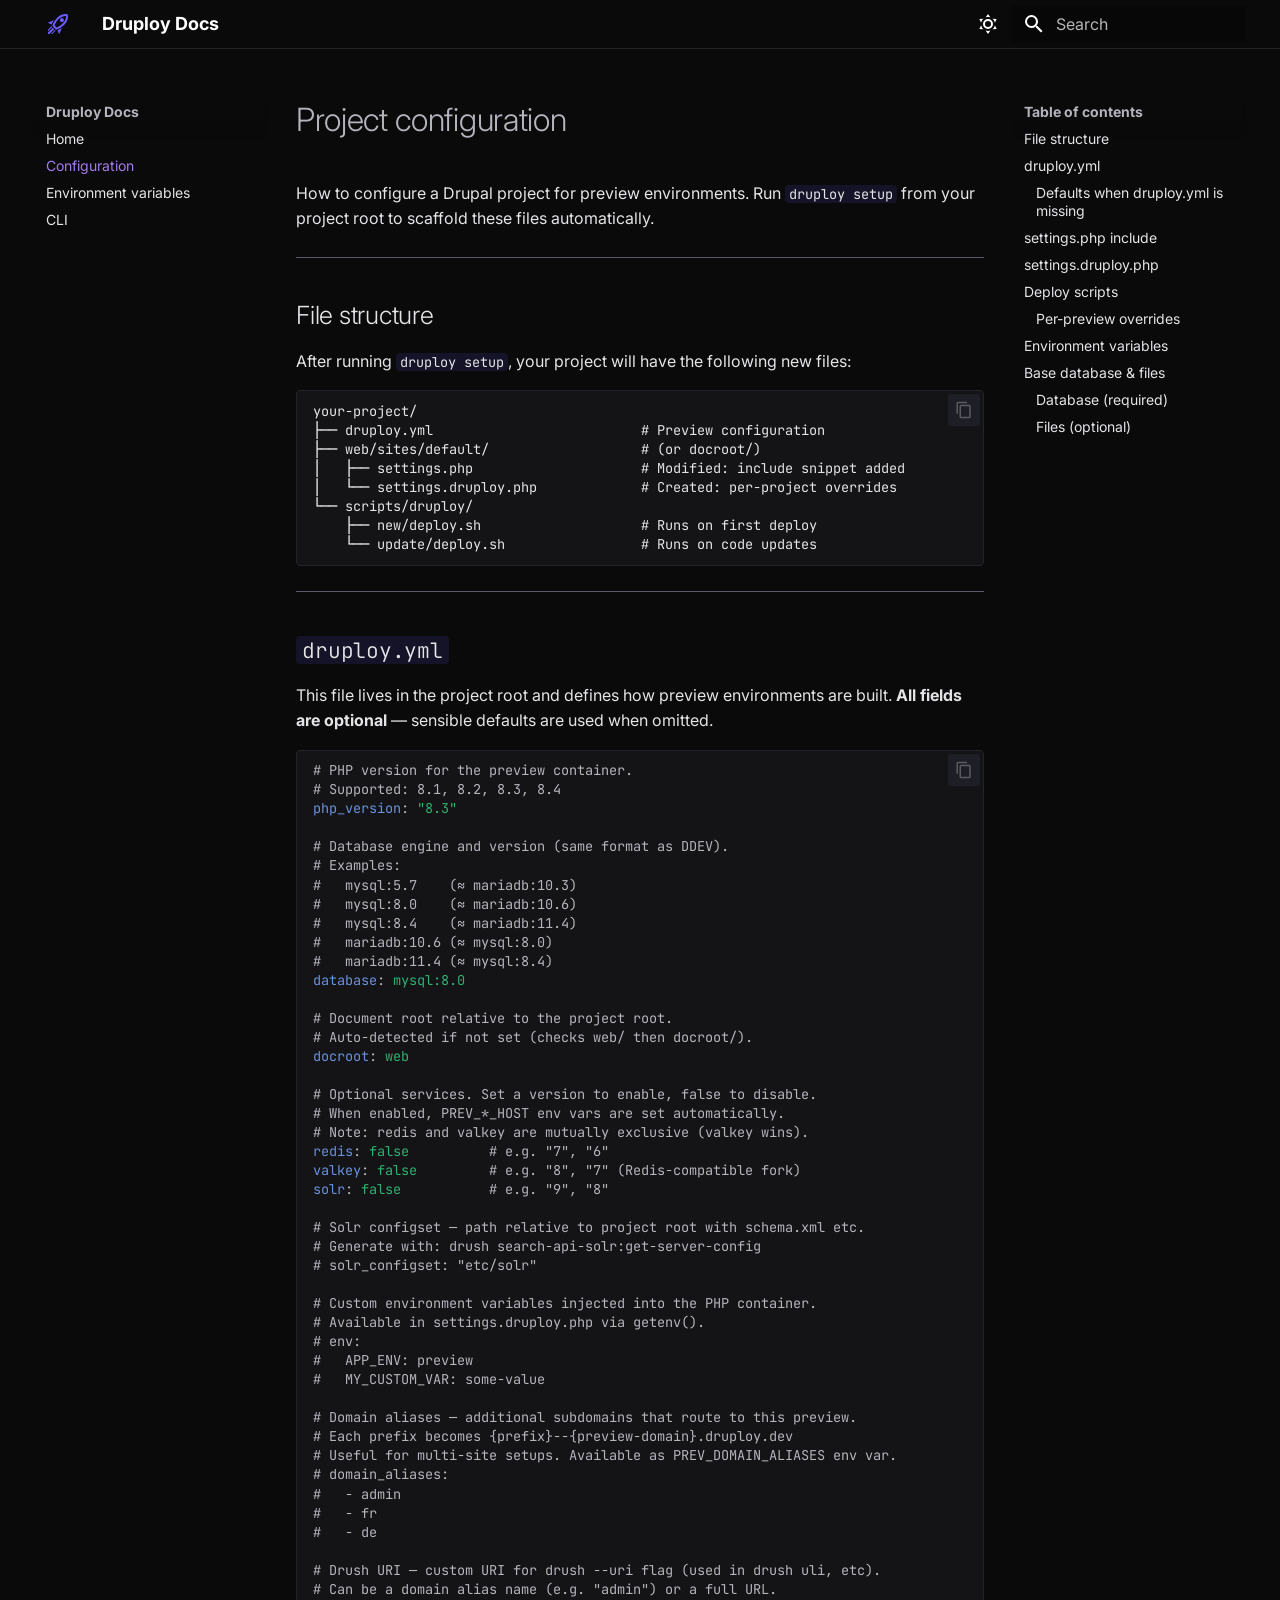
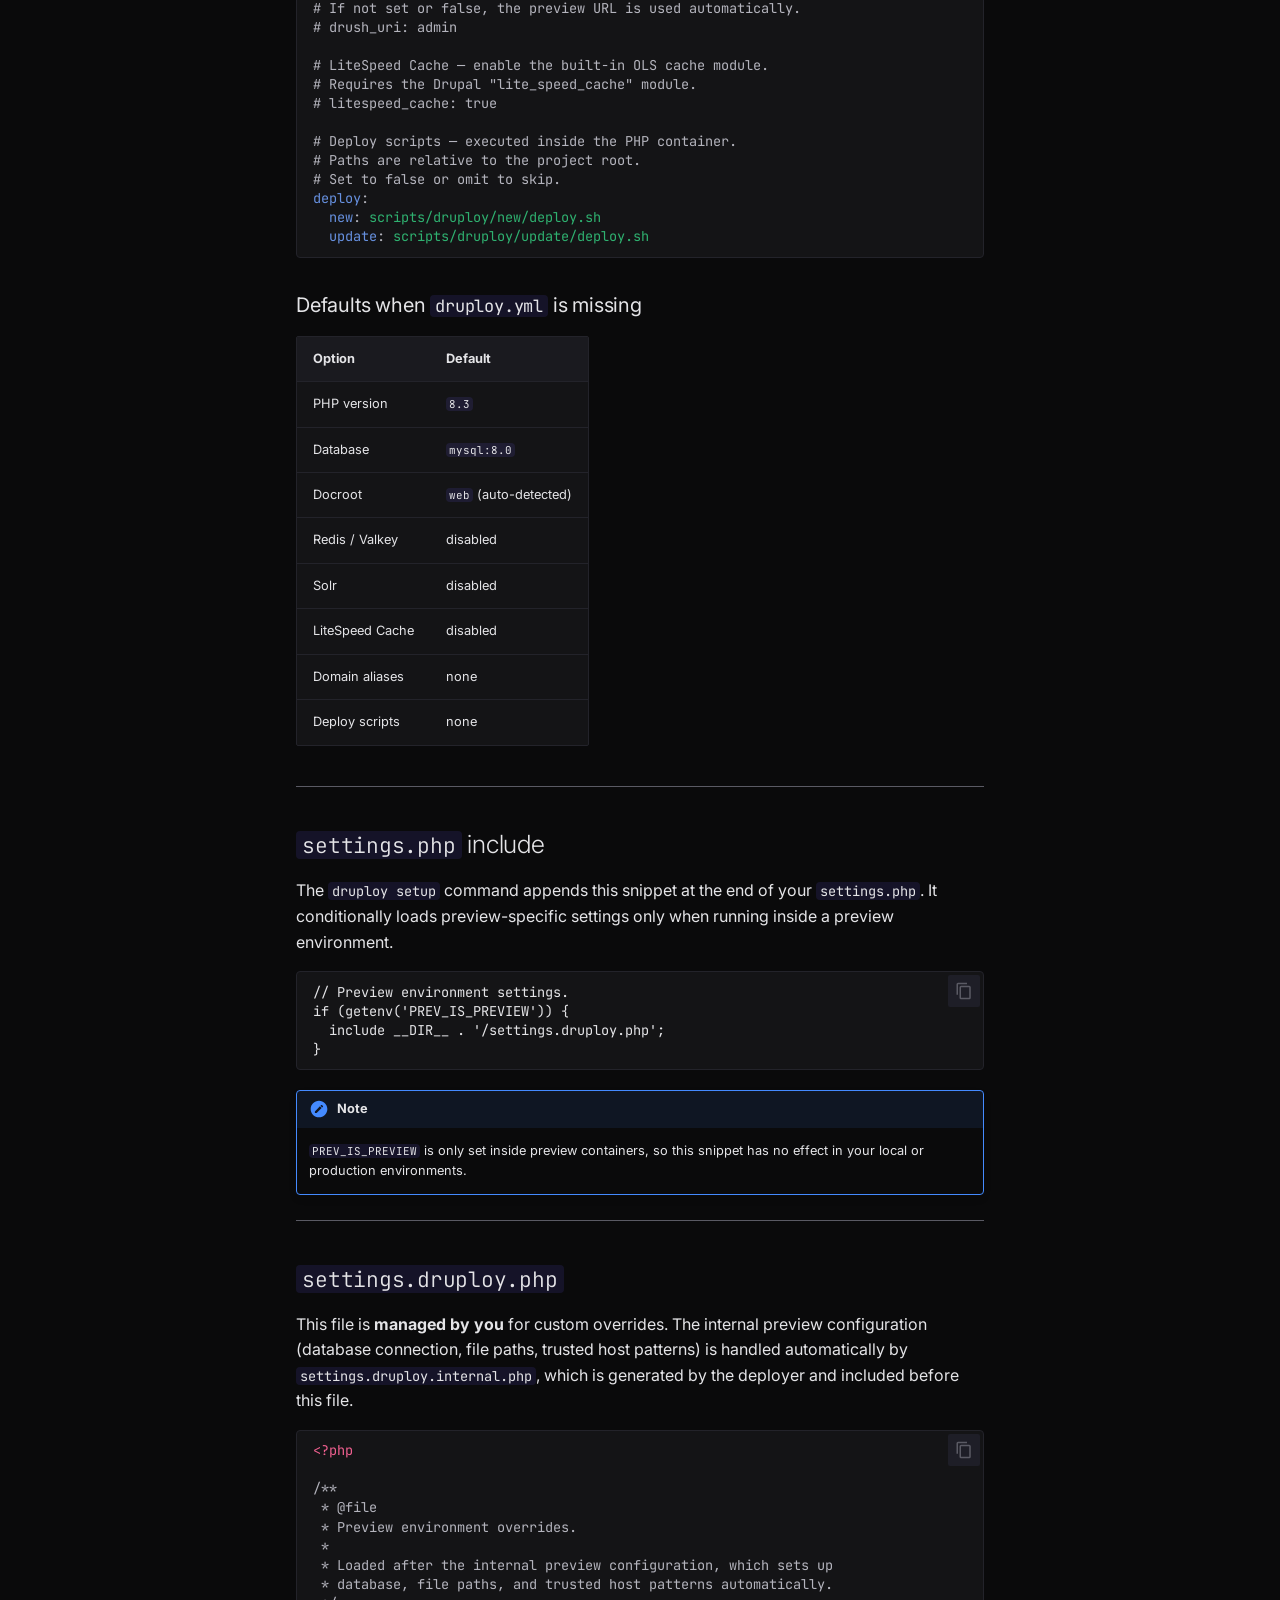
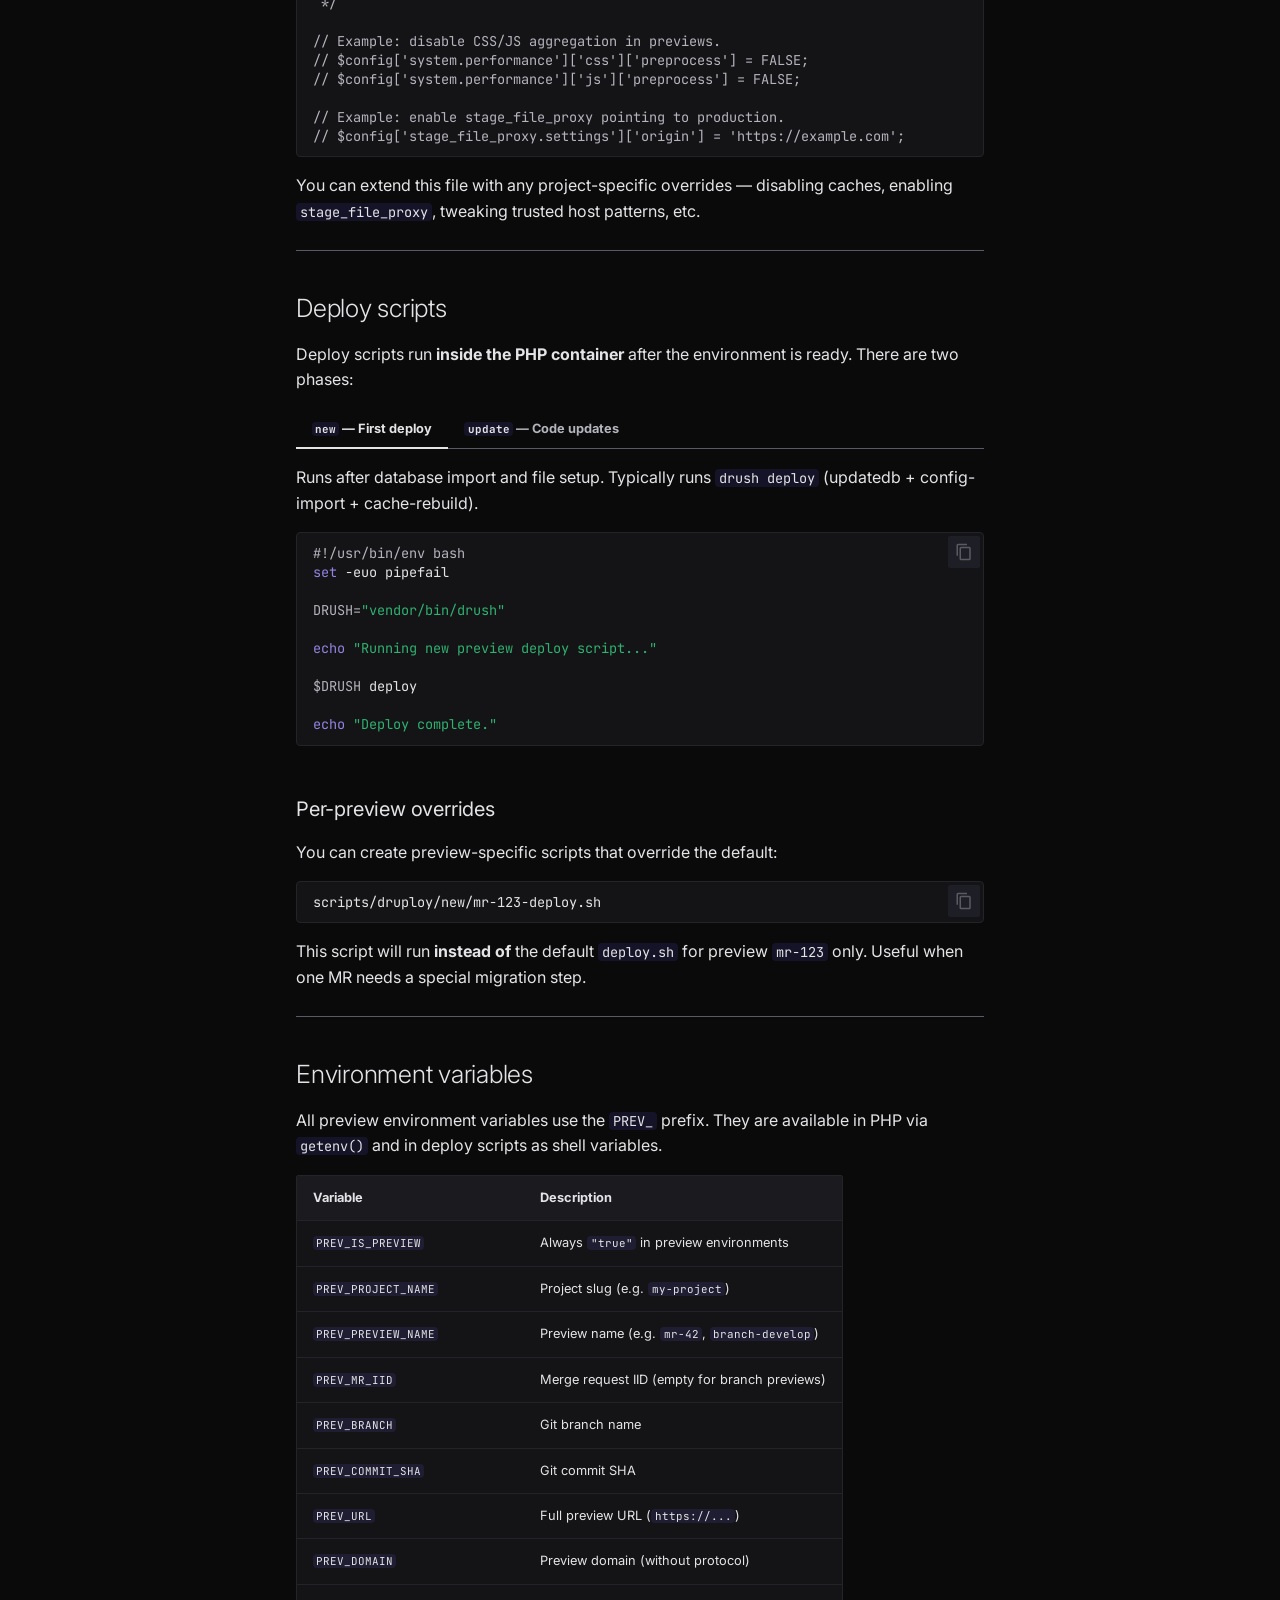
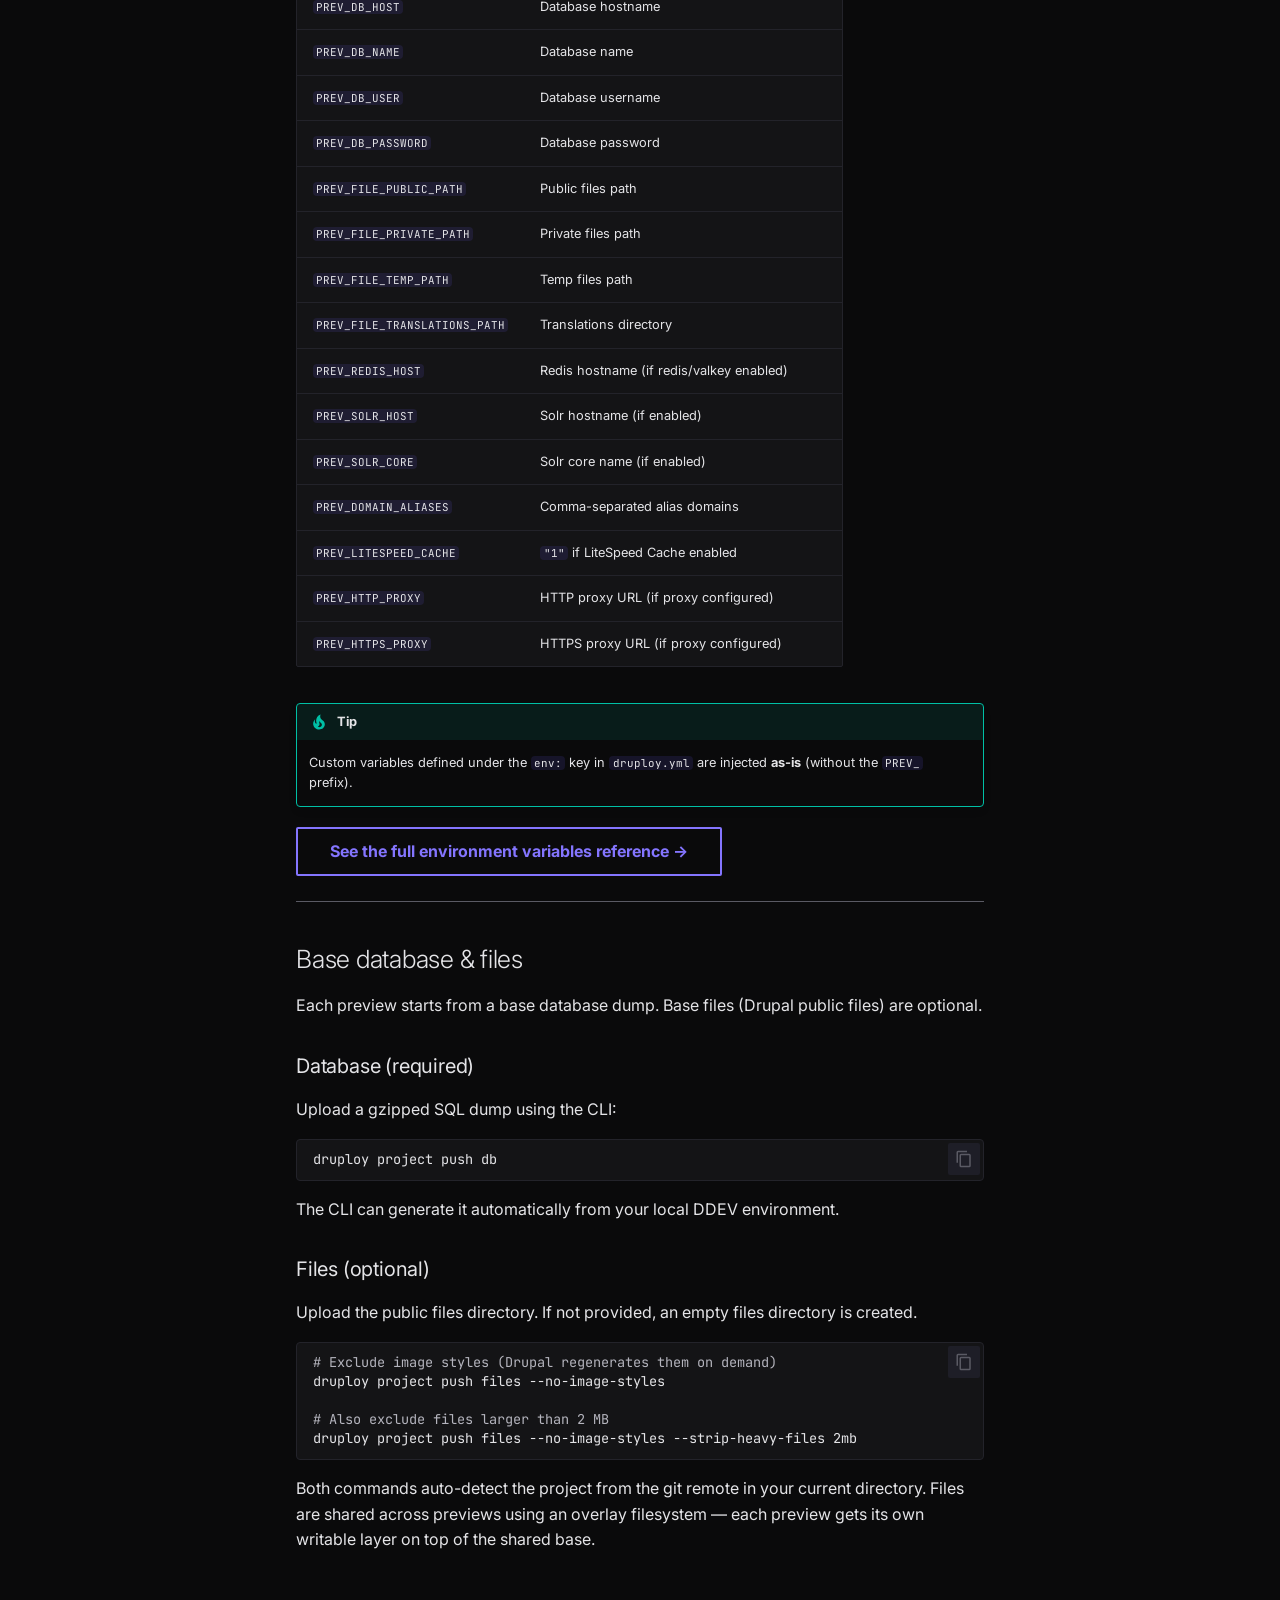
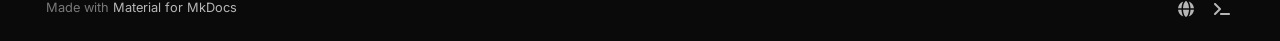
<file: server/preview-manager/landing/docs/configuration/index.html>
<!doctype html>
<html lang="en" class="no-js">
  <head>
    
      <meta charset="utf-8">
      <meta name="viewport" content="width=device-width,initial-scale=1">
      
        <meta name="description" content="Documentation for Druploy — Drupal preview environments per merge request.">
      
      
        <meta name="author" content="Druploy">
      
      
        <link rel="canonical" href="https://druploy.com/docs/configuration/">
      
      
        <link rel="prev" href="..">
      
      
        <link rel="next" href="../environment-variables/">
      
      
        
      
      
      <link rel="icon" href="../assets/images/favicon.png">
      <meta name="generator" content="mkdocs-1.6.1, mkdocs-material-9.7.6">
    
    
      
        <title>Configuration - Druploy Docs</title>
      
    
    
      <link rel="stylesheet" href="../assets/stylesheets/main.484c7ddc.min.css">
      
        
        <link rel="stylesheet" href="../assets/stylesheets/palette.ab4e12ef.min.css">
      
      


    
    
      
    
    
      
        
        
        <link rel="preconnect" href="https://fonts.gstatic.com" crossorigin>
        <link rel="stylesheet" href="https://fonts.googleapis.com/css?family=Inter:300,300i,400,400i,700,700i%7CJetBrains+Mono:400,400i,700,700i&display=fallback">
        <style>:root{--md-text-font:"Inter";--md-code-font:"JetBrains Mono"}</style>
      
    
    
      <link rel="stylesheet" href="../stylesheets/extra.css">
    
    <script>__md_scope=new URL("..",location),__md_hash=e=>[...e].reduce(((e,_)=>(e<<5)-e+_.charCodeAt(0)),0),__md_get=(e,_=localStorage,t=__md_scope)=>JSON.parse(_.getItem(t.pathname+"."+e)),__md_set=(e,_,t=localStorage,a=__md_scope)=>{try{t.setItem(a.pathname+"."+e,JSON.stringify(_))}catch(e){}}</script>
    
      

    
    
  </head>
  
  
    
    
      
    
    
    
    
    <body dir="ltr" data-md-color-scheme="slate" data-md-color-primary="deep-purple" data-md-color-accent="deep-purple">
  
    
    <input class="md-toggle" data-md-toggle="drawer" type="checkbox" id="__drawer" autocomplete="off">
    <input class="md-toggle" data-md-toggle="search" type="checkbox" id="__search" autocomplete="off">
    <label class="md-overlay" for="__drawer"></label>
    <div data-md-component="skip">
      
        
        <a href="#project-configuration" class="md-skip">
          Skip to content
        </a>
      
    </div>
    <div data-md-component="announce">
      
    </div>
    
    
      

  

<header class="md-header md-header--shadow" data-md-component="header">
  <nav class="md-header__inner md-grid" aria-label="Header">
    <a href="https://druploy.com" title="Druploy Docs" class="md-header__button md-logo" aria-label="Druploy Docs" data-md-component="logo">
      
  
  <svg xmlns="http://www.w3.org/2000/svg" viewBox="0 0 24 24"><path d="m13.13 22.19-1.63-3.83c1.57-.58 3.04-1.36 4.4-2.27zM5.64 12.5l-3.83-1.63 6.1-2.77C7 9.46 6.22 10.93 5.64 12.5M19.22 4c.28 0 .53 0 .74.05.17 1.39-.02 4.25-3.3 7.53-1.7 1.71-3.73 3.02-6.01 3.89l-2.15-2.1c.92-2.31 2.23-4.34 3.92-6.03C15.18 4.58 17.64 4 19.22 4m0-2c-1.98 0-4.98.69-8.22 3.93-2.19 2.19-3.5 4.6-4.35 6.71-.28.75-.09 1.57.46 2.13l2.13 2.12c.38.38.89.61 1.42.61.23 0 .47-.06.7-.15A19.1 19.1 0 0 0 18.07 13c5.66-5.66 3.54-10.61 3.54-10.61S20.7 2 19.22 2m-4.68 7.46c-.78-.78-.78-2.05 0-2.83s2.05-.78 2.83 0c.77.78.78 2.05 0 2.83s-2.05.78-2.83 0m-5.66 7.07-1.41-1.41zM6.24 22l3.64-3.64c-.34-.09-.67-.24-.97-.45L4.83 22zM2 22h1.41l4.77-4.76-1.42-1.41L2 20.59zm0-2.83 4.09-4.08c-.21-.3-.36-.62-.45-.97L2 17.76z"/></svg>

    </a>
    <label class="md-header__button md-icon" for="__drawer">
      
      <svg xmlns="http://www.w3.org/2000/svg" viewBox="0 0 24 24"><path d="M3 6h18v2H3zm0 5h18v2H3zm0 5h18v2H3z"/></svg>
    </label>
    <div class="md-header__title" data-md-component="header-title">
      <div class="md-header__ellipsis">
        <div class="md-header__topic">
          <span class="md-ellipsis">
            Druploy Docs
          </span>
        </div>
        <div class="md-header__topic" data-md-component="header-topic">
          <span class="md-ellipsis">
            
              Configuration
            
          </span>
        </div>
      </div>
    </div>
    
      
        <form class="md-header__option" data-md-component="palette">
  
    
    
    
    <input class="md-option" data-md-color-media="" data-md-color-scheme="slate" data-md-color-primary="deep-purple" data-md-color-accent="deep-purple"  aria-label="Switch to light mode"  type="radio" name="__palette" id="__palette_0">
    
      <label class="md-header__button md-icon" title="Switch to light mode" for="__palette_1" hidden>
        <svg xmlns="http://www.w3.org/2000/svg" viewBox="0 0 24 24"><path d="M12 7a5 5 0 0 1 5 5 5 5 0 0 1-5 5 5 5 0 0 1-5-5 5 5 0 0 1 5-5m0 2a3 3 0 0 0-3 3 3 3 0 0 0 3 3 3 3 0 0 0 3-3 3 3 0 0 0-3-3m0-7 2.39 3.42C13.65 5.15 12.84 5 12 5s-1.65.15-2.39.42zM3.34 7l4.16-.35A7.2 7.2 0 0 0 5.94 8.5c-.44.74-.69 1.5-.83 2.29zm.02 10 1.76-3.77a7.131 7.131 0 0 0 2.38 4.14zM20.65 7l-1.77 3.79a7.02 7.02 0 0 0-2.38-4.15zm-.01 10-4.14.36c.59-.51 1.12-1.14 1.54-1.86.42-.73.69-1.5.83-2.29zM12 22l-2.41-3.44c.74.27 1.55.44 2.41.44.82 0 1.63-.17 2.37-.44z"/></svg>
      </label>
    
  
    
    
    
    <input class="md-option" data-md-color-media="" data-md-color-scheme="default" data-md-color-primary="deep-purple" data-md-color-accent="deep-purple"  aria-label="Switch to dark mode"  type="radio" name="__palette" id="__palette_1">
    
      <label class="md-header__button md-icon" title="Switch to dark mode" for="__palette_0" hidden>
        <svg xmlns="http://www.w3.org/2000/svg" viewBox="0 0 24 24"><path d="m17.75 4.09-2.53 1.94.91 3.06-2.63-1.81-2.63 1.81.91-3.06-2.53-1.94L12.44 4l1.06-3 1.06 3zm3.5 6.91-1.64 1.25.59 1.98-1.7-1.17-1.7 1.17.59-1.98L15.75 11l2.06-.05L18.5 9l.69 1.95zm-2.28 4.95c.83-.08 1.72 1.1 1.19 1.85-.32.45-.66.87-1.08 1.27C15.17 23 8.84 23 4.94 19.07c-3.91-3.9-3.91-10.24 0-14.14.4-.4.82-.76 1.27-1.08.75-.53 1.93.36 1.85 1.19-.27 2.86.69 5.83 2.89 8.02a9.96 9.96 0 0 0 8.02 2.89m-1.64 2.02a12.08 12.08 0 0 1-7.8-3.47c-2.17-2.19-3.33-5-3.49-7.82-2.81 3.14-2.7 7.96.31 10.98 3.02 3.01 7.84 3.12 10.98.31"/></svg>
      </label>
    
  
</form>
      
    
    
      <script>var palette=__md_get("__palette");if(palette&&palette.color){if("(prefers-color-scheme)"===palette.color.media){var media=matchMedia("(prefers-color-scheme: light)"),input=document.querySelector(media.matches?"[data-md-color-media='(prefers-color-scheme: light)']":"[data-md-color-media='(prefers-color-scheme: dark)']");palette.color.media=input.getAttribute("data-md-color-media"),palette.color.scheme=input.getAttribute("data-md-color-scheme"),palette.color.primary=input.getAttribute("data-md-color-primary"),palette.color.accent=input.getAttribute("data-md-color-accent")}for(var[key,value]of Object.entries(palette.color))document.body.setAttribute("data-md-color-"+key,value)}</script>
    
    
    
      
      
        <label class="md-header__button md-icon" for="__search">
          
          <svg xmlns="http://www.w3.org/2000/svg" viewBox="0 0 24 24"><path d="M9.5 3A6.5 6.5 0 0 1 16 9.5c0 1.61-.59 3.09-1.56 4.23l.27.27h.79l5 5-1.5 1.5-5-5v-.79l-.27-.27A6.52 6.52 0 0 1 9.5 16 6.5 6.5 0 0 1 3 9.5 6.5 6.5 0 0 1 9.5 3m0 2C7 5 5 7 5 9.5S7 14 9.5 14 14 12 14 9.5 12 5 9.5 5"/></svg>
        </label>
        <div class="md-search" data-md-component="search" role="dialog">
  <label class="md-search__overlay" for="__search"></label>
  <div class="md-search__inner" role="search">
    <form class="md-search__form" name="search">
      <input type="text" class="md-search__input" name="query" aria-label="Search" placeholder="Search" autocapitalize="off" autocorrect="off" autocomplete="off" spellcheck="false" data-md-component="search-query" required>
      <label class="md-search__icon md-icon" for="__search">
        
        <svg xmlns="http://www.w3.org/2000/svg" viewBox="0 0 24 24"><path d="M9.5 3A6.5 6.5 0 0 1 16 9.5c0 1.61-.59 3.09-1.56 4.23l.27.27h.79l5 5-1.5 1.5-5-5v-.79l-.27-.27A6.52 6.52 0 0 1 9.5 16 6.5 6.5 0 0 1 3 9.5 6.5 6.5 0 0 1 9.5 3m0 2C7 5 5 7 5 9.5S7 14 9.5 14 14 12 14 9.5 12 5 9.5 5"/></svg>
        
        <svg xmlns="http://www.w3.org/2000/svg" viewBox="0 0 24 24"><path d="M20 11v2H8l5.5 5.5-1.42 1.42L4.16 12l7.92-7.92L13.5 5.5 8 11z"/></svg>
      </label>
      <nav class="md-search__options" aria-label="Search">
        
          <a href="javascript:void(0)" class="md-search__icon md-icon" title="Share" aria-label="Share" data-clipboard data-clipboard-text="" data-md-component="search-share" tabindex="-1">
            
            <svg xmlns="http://www.w3.org/2000/svg" viewBox="0 0 24 24"><path d="M18 16.08c-.76 0-1.44.3-1.96.77L8.91 12.7c.05-.23.09-.46.09-.7s-.04-.47-.09-.7l7.05-4.11c.54.5 1.25.81 2.04.81a3 3 0 0 0 3-3 3 3 0 0 0-3-3 3 3 0 0 0-3 3c0 .24.04.47.09.7L8.04 9.81C7.5 9.31 6.79 9 6 9a3 3 0 0 0-3 3 3 3 0 0 0 3 3c.79 0 1.5-.31 2.04-.81l7.12 4.15c-.05.21-.08.43-.08.66 0 1.61 1.31 2.91 2.92 2.91s2.92-1.3 2.92-2.91A2.92 2.92 0 0 0 18 16.08"/></svg>
          </a>
        
        <button type="reset" class="md-search__icon md-icon" title="Clear" aria-label="Clear" tabindex="-1">
          
          <svg xmlns="http://www.w3.org/2000/svg" viewBox="0 0 24 24"><path d="M19 6.41 17.59 5 12 10.59 6.41 5 5 6.41 10.59 12 5 17.59 6.41 19 12 13.41 17.59 19 19 17.59 13.41 12z"/></svg>
        </button>
      </nav>
      
        <div class="md-search__suggest" data-md-component="search-suggest"></div>
      
    </form>
    <div class="md-search__output">
      <div class="md-search__scrollwrap" tabindex="0" data-md-scrollfix>
        <div class="md-search-result" data-md-component="search-result">
          <div class="md-search-result__meta">
            Initializing search
          </div>
          <ol class="md-search-result__list" role="presentation"></ol>
        </div>
      </div>
    </div>
  </div>
</div>
      
    
    
  </nav>
  
</header>
    
    <div class="md-container" data-md-component="container">
      
      
        
          
        
      
      <main class="md-main" data-md-component="main">
        <div class="md-main__inner md-grid">
          
            
              
              <div class="md-sidebar md-sidebar--primary" data-md-component="sidebar" data-md-type="navigation" >
                <div class="md-sidebar__scrollwrap">
                  <div class="md-sidebar__inner">
                    



<nav class="md-nav md-nav--primary" aria-label="Navigation" data-md-level="0">
  <label class="md-nav__title" for="__drawer">
    <a href="https://druploy.com" title="Druploy Docs" class="md-nav__button md-logo" aria-label="Druploy Docs" data-md-component="logo">
      
  
  <svg xmlns="http://www.w3.org/2000/svg" viewBox="0 0 24 24"><path d="m13.13 22.19-1.63-3.83c1.57-.58 3.04-1.36 4.4-2.27zM5.64 12.5l-3.83-1.63 6.1-2.77C7 9.46 6.22 10.93 5.64 12.5M19.22 4c.28 0 .53 0 .74.05.17 1.39-.02 4.25-3.3 7.53-1.7 1.71-3.73 3.02-6.01 3.89l-2.15-2.1c.92-2.31 2.23-4.34 3.92-6.03C15.18 4.58 17.64 4 19.22 4m0-2c-1.98 0-4.98.69-8.22 3.93-2.19 2.19-3.5 4.6-4.35 6.71-.28.75-.09 1.57.46 2.13l2.13 2.12c.38.38.89.61 1.42.61.23 0 .47-.06.7-.15A19.1 19.1 0 0 0 18.07 13c5.66-5.66 3.54-10.61 3.54-10.61S20.7 2 19.22 2m-4.68 7.46c-.78-.78-.78-2.05 0-2.83s2.05-.78 2.83 0c.77.78.78 2.05 0 2.83s-2.05.78-2.83 0m-5.66 7.07-1.41-1.41zM6.24 22l3.64-3.64c-.34-.09-.67-.24-.97-.45L4.83 22zM2 22h1.41l4.77-4.76-1.42-1.41L2 20.59zm0-2.83 4.09-4.08c-.21-.3-.36-.62-.45-.97L2 17.76z"/></svg>

    </a>
    Druploy Docs
  </label>
  
  <ul class="md-nav__list" data-md-scrollfix>
    
      
      
  
  
  
  
    <li class="md-nav__item">
      <a href=".." class="md-nav__link">
        
  
  
  <span class="md-ellipsis">
    
  
    Home
  

    
  </span>
  
  

      </a>
    </li>
  

    
      
      
  
  
    
  
  
  
    <li class="md-nav__item md-nav__item--active">
      
      <input class="md-nav__toggle md-toggle" type="checkbox" id="__toc">
      
      
        
      
      
        <label class="md-nav__link md-nav__link--active" for="__toc">
          
  
  
  <span class="md-ellipsis">
    
  
    Configuration
  

    
  </span>
  
  

          <span class="md-nav__icon md-icon"></span>
        </label>
      
      <a href="./" class="md-nav__link md-nav__link--active">
        
  
  
  <span class="md-ellipsis">
    
  
    Configuration
  

    
  </span>
  
  

      </a>
      
        

<nav class="md-nav md-nav--secondary" aria-label="Table of contents">
  
  
  
    
  
  
    <label class="md-nav__title" for="__toc">
      <span class="md-nav__icon md-icon"></span>
      Table of contents
    </label>
    <ul class="md-nav__list" data-md-component="toc" data-md-scrollfix>
      
        <li class="md-nav__item">
  <a href="#file-structure" class="md-nav__link">
    <span class="md-ellipsis">
      
        File structure
      
    </span>
  </a>
  
</li>
      
        <li class="md-nav__item">
  <a href="#druployyml" class="md-nav__link">
    <span class="md-ellipsis">
      
        druploy.yml
      
    </span>
  </a>
  
    <nav class="md-nav" aria-label="druploy.yml">
      <ul class="md-nav__list">
        
          <li class="md-nav__item">
  <a href="#defaults-when-druployyml-is-missing" class="md-nav__link">
    <span class="md-ellipsis">
      
        Defaults when druploy.yml is missing
      
    </span>
  </a>
  
</li>
        
      </ul>
    </nav>
  
</li>
      
        <li class="md-nav__item">
  <a href="#settingsphp-include" class="md-nav__link">
    <span class="md-ellipsis">
      
        settings.php include
      
    </span>
  </a>
  
</li>
      
        <li class="md-nav__item">
  <a href="#settingsdruployphp" class="md-nav__link">
    <span class="md-ellipsis">
      
        settings.druploy.php
      
    </span>
  </a>
  
</li>
      
        <li class="md-nav__item">
  <a href="#deploy-scripts" class="md-nav__link">
    <span class="md-ellipsis">
      
        Deploy scripts
      
    </span>
  </a>
  
    <nav class="md-nav" aria-label="Deploy scripts">
      <ul class="md-nav__list">
        
          <li class="md-nav__item">
  <a href="#per-preview-overrides" class="md-nav__link">
    <span class="md-ellipsis">
      
        Per-preview overrides
      
    </span>
  </a>
  
</li>
        
      </ul>
    </nav>
  
</li>
      
        <li class="md-nav__item">
  <a href="#environment-variables" class="md-nav__link">
    <span class="md-ellipsis">
      
        Environment variables
      
    </span>
  </a>
  
</li>
      
        <li class="md-nav__item">
  <a href="#base-database-files" class="md-nav__link">
    <span class="md-ellipsis">
      
        Base database &amp; files
      
    </span>
  </a>
  
    <nav class="md-nav" aria-label="Base database &amp; files">
      <ul class="md-nav__list">
        
          <li class="md-nav__item">
  <a href="#database-required" class="md-nav__link">
    <span class="md-ellipsis">
      
        Database (required)
      
    </span>
  </a>
  
</li>
        
          <li class="md-nav__item">
  <a href="#files-optional" class="md-nav__link">
    <span class="md-ellipsis">
      
        Files (optional)
      
    </span>
  </a>
  
</li>
        
      </ul>
    </nav>
  
</li>
      
    </ul>
  
</nav>
      
    </li>
  

    
      
      
  
  
  
  
    <li class="md-nav__item">
      <a href="../environment-variables/" class="md-nav__link">
        
  
  
  <span class="md-ellipsis">
    
  
    Environment variables
  

    
  </span>
  
  

      </a>
    </li>
  

    
      
      
  
  
  
  
    <li class="md-nav__item">
      <a href="../cli/" class="md-nav__link">
        
  
  
  <span class="md-ellipsis">
    
  
    CLI
  

    
  </span>
  
  

      </a>
    </li>
  

    
  </ul>
</nav>
                  </div>
                </div>
              </div>
            
            
              
              <div class="md-sidebar md-sidebar--secondary" data-md-component="sidebar" data-md-type="toc" >
                <div class="md-sidebar__scrollwrap">
                  <div class="md-sidebar__inner">
                    

<nav class="md-nav md-nav--secondary" aria-label="Table of contents">
  
  
  
    
  
  
    <label class="md-nav__title" for="__toc">
      <span class="md-nav__icon md-icon"></span>
      Table of contents
    </label>
    <ul class="md-nav__list" data-md-component="toc" data-md-scrollfix>
      
        <li class="md-nav__item">
  <a href="#file-structure" class="md-nav__link">
    <span class="md-ellipsis">
      
        File structure
      
    </span>
  </a>
  
</li>
      
        <li class="md-nav__item">
  <a href="#druployyml" class="md-nav__link">
    <span class="md-ellipsis">
      
        druploy.yml
      
    </span>
  </a>
  
    <nav class="md-nav" aria-label="druploy.yml">
      <ul class="md-nav__list">
        
          <li class="md-nav__item">
  <a href="#defaults-when-druployyml-is-missing" class="md-nav__link">
    <span class="md-ellipsis">
      
        Defaults when druploy.yml is missing
      
    </span>
  </a>
  
</li>
        
      </ul>
    </nav>
  
</li>
      
        <li class="md-nav__item">
  <a href="#settingsphp-include" class="md-nav__link">
    <span class="md-ellipsis">
      
        settings.php include
      
    </span>
  </a>
  
</li>
      
        <li class="md-nav__item">
  <a href="#settingsdruployphp" class="md-nav__link">
    <span class="md-ellipsis">
      
        settings.druploy.php
      
    </span>
  </a>
  
</li>
      
        <li class="md-nav__item">
  <a href="#deploy-scripts" class="md-nav__link">
    <span class="md-ellipsis">
      
        Deploy scripts
      
    </span>
  </a>
  
    <nav class="md-nav" aria-label="Deploy scripts">
      <ul class="md-nav__list">
        
          <li class="md-nav__item">
  <a href="#per-preview-overrides" class="md-nav__link">
    <span class="md-ellipsis">
      
        Per-preview overrides
      
    </span>
  </a>
  
</li>
        
      </ul>
    </nav>
  
</li>
      
        <li class="md-nav__item">
  <a href="#environment-variables" class="md-nav__link">
    <span class="md-ellipsis">
      
        Environment variables
      
    </span>
  </a>
  
</li>
      
        <li class="md-nav__item">
  <a href="#base-database-files" class="md-nav__link">
    <span class="md-ellipsis">
      
        Base database &amp; files
      
    </span>
  </a>
  
    <nav class="md-nav" aria-label="Base database &amp; files">
      <ul class="md-nav__list">
        
          <li class="md-nav__item">
  <a href="#database-required" class="md-nav__link">
    <span class="md-ellipsis">
      
        Database (required)
      
    </span>
  </a>
  
</li>
        
          <li class="md-nav__item">
  <a href="#files-optional" class="md-nav__link">
    <span class="md-ellipsis">
      
        Files (optional)
      
    </span>
  </a>
  
</li>
        
      </ul>
    </nav>
  
</li>
      
    </ul>
  
</nav>
                  </div>
                </div>
              </div>
            
          
          
            <div class="md-content" data-md-component="content">
              
              <article class="md-content__inner md-typeset">
                
                  



<h1 id="project-configuration">Project configuration<a class="headerlink" href="#project-configuration" title="Permanent link">&para;</a></h1>
<p>How to configure a Drupal project for preview environments. Run <code>druploy setup</code> from your project root to scaffold these files automatically.</p>
<hr />
<h2 id="file-structure">File structure<a class="headerlink" href="#file-structure" title="Permanent link">&para;</a></h2>
<p>After running <code>druploy setup</code>, your project will have the following new files:</p>
<div class="language-text highlight"><pre><span></span><code><span id="__span-0-1"><a id="__codelineno-0-1" name="__codelineno-0-1" href="#__codelineno-0-1"></a>your-project/
</span><span id="__span-0-2"><a id="__codelineno-0-2" name="__codelineno-0-2" href="#__codelineno-0-2"></a>├── druploy.yml                          # Preview configuration
</span><span id="__span-0-3"><a id="__codelineno-0-3" name="__codelineno-0-3" href="#__codelineno-0-3"></a>├── web/sites/default/                   # (or docroot/)
</span><span id="__span-0-4"><a id="__codelineno-0-4" name="__codelineno-0-4" href="#__codelineno-0-4"></a>│   ├── settings.php                     # Modified: include snippet added
</span><span id="__span-0-5"><a id="__codelineno-0-5" name="__codelineno-0-5" href="#__codelineno-0-5"></a>│   └── settings.druploy.php             # Created: per-project overrides
</span><span id="__span-0-6"><a id="__codelineno-0-6" name="__codelineno-0-6" href="#__codelineno-0-6"></a>└── scripts/druploy/
</span><span id="__span-0-7"><a id="__codelineno-0-7" name="__codelineno-0-7" href="#__codelineno-0-7"></a>    ├── new/deploy.sh                    # Runs on first deploy
</span><span id="__span-0-8"><a id="__codelineno-0-8" name="__codelineno-0-8" href="#__codelineno-0-8"></a>    └── update/deploy.sh                 # Runs on code updates
</span></code></pre></div>
<hr />
<h2 id="druployyml"><code>druploy.yml</code><a class="headerlink" href="#druployyml" title="Permanent link">&para;</a></h2>
<p>This file lives in the project root and defines how preview environments are built. <strong>All fields are optional</strong> — sensible defaults are used when omitted.</p>
<div class="language-yaml highlight"><pre><span></span><code><span id="__span-1-1"><a id="__codelineno-1-1" name="__codelineno-1-1" href="#__codelineno-1-1"></a><span class="c1"># PHP version for the preview container.</span>
</span><span id="__span-1-2"><a id="__codelineno-1-2" name="__codelineno-1-2" href="#__codelineno-1-2"></a><span class="c1"># Supported: 8.1, 8.2, 8.3, 8.4</span>
</span><span id="__span-1-3"><a id="__codelineno-1-3" name="__codelineno-1-3" href="#__codelineno-1-3"></a><span class="nt">php_version</span><span class="p">:</span><span class="w"> </span><span class="s">&quot;8.3&quot;</span>
</span><span id="__span-1-4"><a id="__codelineno-1-4" name="__codelineno-1-4" href="#__codelineno-1-4"></a>
</span><span id="__span-1-5"><a id="__codelineno-1-5" name="__codelineno-1-5" href="#__codelineno-1-5"></a><span class="c1"># Database engine and version (same format as DDEV).</span>
</span><span id="__span-1-6"><a id="__codelineno-1-6" name="__codelineno-1-6" href="#__codelineno-1-6"></a><span class="c1"># Examples:</span>
</span><span id="__span-1-7"><a id="__codelineno-1-7" name="__codelineno-1-7" href="#__codelineno-1-7"></a><span class="c1">#   mysql:5.7    (≈ mariadb:10.3)</span>
</span><span id="__span-1-8"><a id="__codelineno-1-8" name="__codelineno-1-8" href="#__codelineno-1-8"></a><span class="c1">#   mysql:8.0    (≈ mariadb:10.6)</span>
</span><span id="__span-1-9"><a id="__codelineno-1-9" name="__codelineno-1-9" href="#__codelineno-1-9"></a><span class="c1">#   mysql:8.4    (≈ mariadb:11.4)</span>
</span><span id="__span-1-10"><a id="__codelineno-1-10" name="__codelineno-1-10" href="#__codelineno-1-10"></a><span class="c1">#   mariadb:10.6 (≈ mysql:8.0)</span>
</span><span id="__span-1-11"><a id="__codelineno-1-11" name="__codelineno-1-11" href="#__codelineno-1-11"></a><span class="c1">#   mariadb:11.4 (≈ mysql:8.4)</span>
</span><span id="__span-1-12"><a id="__codelineno-1-12" name="__codelineno-1-12" href="#__codelineno-1-12"></a><span class="nt">database</span><span class="p">:</span><span class="w"> </span><span class="l l-Scalar l-Scalar-Plain">mysql:8.0</span>
</span><span id="__span-1-13"><a id="__codelineno-1-13" name="__codelineno-1-13" href="#__codelineno-1-13"></a>
</span><span id="__span-1-14"><a id="__codelineno-1-14" name="__codelineno-1-14" href="#__codelineno-1-14"></a><span class="c1"># Document root relative to the project root.</span>
</span><span id="__span-1-15"><a id="__codelineno-1-15" name="__codelineno-1-15" href="#__codelineno-1-15"></a><span class="c1"># Auto-detected if not set (checks web/ then docroot/).</span>
</span><span id="__span-1-16"><a id="__codelineno-1-16" name="__codelineno-1-16" href="#__codelineno-1-16"></a><span class="nt">docroot</span><span class="p">:</span><span class="w"> </span><span class="l l-Scalar l-Scalar-Plain">web</span>
</span><span id="__span-1-17"><a id="__codelineno-1-17" name="__codelineno-1-17" href="#__codelineno-1-17"></a>
</span><span id="__span-1-18"><a id="__codelineno-1-18" name="__codelineno-1-18" href="#__codelineno-1-18"></a><span class="c1"># Optional services. Set a version to enable, false to disable.</span>
</span><span id="__span-1-19"><a id="__codelineno-1-19" name="__codelineno-1-19" href="#__codelineno-1-19"></a><span class="c1"># When enabled, PREV_*_HOST env vars are set automatically.</span>
</span><span id="__span-1-20"><a id="__codelineno-1-20" name="__codelineno-1-20" href="#__codelineno-1-20"></a><span class="c1"># Note: redis and valkey are mutually exclusive (valkey wins).</span>
</span><span id="__span-1-21"><a id="__codelineno-1-21" name="__codelineno-1-21" href="#__codelineno-1-21"></a><span class="nt">redis</span><span class="p">:</span><span class="w"> </span><span class="l l-Scalar l-Scalar-Plain">false</span><span class="w">          </span><span class="c1"># e.g. &quot;7&quot;, &quot;6&quot;</span>
</span><span id="__span-1-22"><a id="__codelineno-1-22" name="__codelineno-1-22" href="#__codelineno-1-22"></a><span class="nt">valkey</span><span class="p">:</span><span class="w"> </span><span class="l l-Scalar l-Scalar-Plain">false</span><span class="w">         </span><span class="c1"># e.g. &quot;8&quot;, &quot;7&quot; (Redis-compatible fork)</span>
</span><span id="__span-1-23"><a id="__codelineno-1-23" name="__codelineno-1-23" href="#__codelineno-1-23"></a><span class="nt">solr</span><span class="p">:</span><span class="w"> </span><span class="l l-Scalar l-Scalar-Plain">false</span><span class="w">           </span><span class="c1"># e.g. &quot;9&quot;, &quot;8&quot;</span>
</span><span id="__span-1-24"><a id="__codelineno-1-24" name="__codelineno-1-24" href="#__codelineno-1-24"></a>
</span><span id="__span-1-25"><a id="__codelineno-1-25" name="__codelineno-1-25" href="#__codelineno-1-25"></a><span class="c1"># Solr configset — path relative to project root with schema.xml etc.</span>
</span><span id="__span-1-26"><a id="__codelineno-1-26" name="__codelineno-1-26" href="#__codelineno-1-26"></a><span class="c1"># Generate with: drush search-api-solr:get-server-config</span>
</span><span id="__span-1-27"><a id="__codelineno-1-27" name="__codelineno-1-27" href="#__codelineno-1-27"></a><span class="c1"># solr_configset: &quot;etc/solr&quot;</span>
</span><span id="__span-1-28"><a id="__codelineno-1-28" name="__codelineno-1-28" href="#__codelineno-1-28"></a>
</span><span id="__span-1-29"><a id="__codelineno-1-29" name="__codelineno-1-29" href="#__codelineno-1-29"></a><span class="c1"># Custom environment variables injected into the PHP container.</span>
</span><span id="__span-1-30"><a id="__codelineno-1-30" name="__codelineno-1-30" href="#__codelineno-1-30"></a><span class="c1"># Available in settings.druploy.php via getenv().</span>
</span><span id="__span-1-31"><a id="__codelineno-1-31" name="__codelineno-1-31" href="#__codelineno-1-31"></a><span class="c1"># env:</span>
</span><span id="__span-1-32"><a id="__codelineno-1-32" name="__codelineno-1-32" href="#__codelineno-1-32"></a><span class="c1">#   APP_ENV: preview</span>
</span><span id="__span-1-33"><a id="__codelineno-1-33" name="__codelineno-1-33" href="#__codelineno-1-33"></a><span class="c1">#   MY_CUSTOM_VAR: some-value</span>
</span><span id="__span-1-34"><a id="__codelineno-1-34" name="__codelineno-1-34" href="#__codelineno-1-34"></a>
</span><span id="__span-1-35"><a id="__codelineno-1-35" name="__codelineno-1-35" href="#__codelineno-1-35"></a><span class="c1"># Domain aliases — additional subdomains that route to this preview.</span>
</span><span id="__span-1-36"><a id="__codelineno-1-36" name="__codelineno-1-36" href="#__codelineno-1-36"></a><span class="c1"># Each prefix becomes {prefix}--{preview-domain}.druploy.dev</span>
</span><span id="__span-1-37"><a id="__codelineno-1-37" name="__codelineno-1-37" href="#__codelineno-1-37"></a><span class="c1"># Useful for multi-site setups. Available as PREV_DOMAIN_ALIASES env var.</span>
</span><span id="__span-1-38"><a id="__codelineno-1-38" name="__codelineno-1-38" href="#__codelineno-1-38"></a><span class="c1"># domain_aliases:</span>
</span><span id="__span-1-39"><a id="__codelineno-1-39" name="__codelineno-1-39" href="#__codelineno-1-39"></a><span class="c1">#   - admin</span>
</span><span id="__span-1-40"><a id="__codelineno-1-40" name="__codelineno-1-40" href="#__codelineno-1-40"></a><span class="c1">#   - fr</span>
</span><span id="__span-1-41"><a id="__codelineno-1-41" name="__codelineno-1-41" href="#__codelineno-1-41"></a><span class="c1">#   - de</span>
</span><span id="__span-1-42"><a id="__codelineno-1-42" name="__codelineno-1-42" href="#__codelineno-1-42"></a>
</span><span id="__span-1-43"><a id="__codelineno-1-43" name="__codelineno-1-43" href="#__codelineno-1-43"></a><span class="c1"># Drush URI — custom URI for drush --uri flag (used in drush uli, etc).</span>
</span><span id="__span-1-44"><a id="__codelineno-1-44" name="__codelineno-1-44" href="#__codelineno-1-44"></a><span class="c1"># Can be a domain alias name (e.g. &quot;admin&quot;) or a full URL.</span>
</span><span id="__span-1-45"><a id="__codelineno-1-45" name="__codelineno-1-45" href="#__codelineno-1-45"></a><span class="c1"># If not set or false, the preview URL is used automatically.</span>
</span><span id="__span-1-46"><a id="__codelineno-1-46" name="__codelineno-1-46" href="#__codelineno-1-46"></a><span class="c1"># drush_uri: admin</span>
</span><span id="__span-1-47"><a id="__codelineno-1-47" name="__codelineno-1-47" href="#__codelineno-1-47"></a>
</span><span id="__span-1-48"><a id="__codelineno-1-48" name="__codelineno-1-48" href="#__codelineno-1-48"></a><span class="c1"># LiteSpeed Cache — enable the built-in OLS cache module.</span>
</span><span id="__span-1-49"><a id="__codelineno-1-49" name="__codelineno-1-49" href="#__codelineno-1-49"></a><span class="c1"># Requires the Drupal &quot;lite_speed_cache&quot; module.</span>
</span><span id="__span-1-50"><a id="__codelineno-1-50" name="__codelineno-1-50" href="#__codelineno-1-50"></a><span class="c1"># litespeed_cache: true</span>
</span><span id="__span-1-51"><a id="__codelineno-1-51" name="__codelineno-1-51" href="#__codelineno-1-51"></a>
</span><span id="__span-1-52"><a id="__codelineno-1-52" name="__codelineno-1-52" href="#__codelineno-1-52"></a><span class="c1"># Deploy scripts — executed inside the PHP container.</span>
</span><span id="__span-1-53"><a id="__codelineno-1-53" name="__codelineno-1-53" href="#__codelineno-1-53"></a><span class="c1"># Paths are relative to the project root.</span>
</span><span id="__span-1-54"><a id="__codelineno-1-54" name="__codelineno-1-54" href="#__codelineno-1-54"></a><span class="c1"># Set to false or omit to skip.</span>
</span><span id="__span-1-55"><a id="__codelineno-1-55" name="__codelineno-1-55" href="#__codelineno-1-55"></a><span class="nt">deploy</span><span class="p">:</span>
</span><span id="__span-1-56"><a id="__codelineno-1-56" name="__codelineno-1-56" href="#__codelineno-1-56"></a><span class="w">  </span><span class="nt">new</span><span class="p">:</span><span class="w"> </span><span class="l l-Scalar l-Scalar-Plain">scripts/druploy/new/deploy.sh</span>
</span><span id="__span-1-57"><a id="__codelineno-1-57" name="__codelineno-1-57" href="#__codelineno-1-57"></a><span class="w">  </span><span class="nt">update</span><span class="p">:</span><span class="w"> </span><span class="l l-Scalar l-Scalar-Plain">scripts/druploy/update/deploy.sh</span>
</span></code></pre></div>
<h3 id="defaults-when-druployyml-is-missing">Defaults when <code>druploy.yml</code> is missing<a class="headerlink" href="#defaults-when-druployyml-is-missing" title="Permanent link">&para;</a></h3>
<table>
<thead>
<tr>
<th>Option</th>
<th>Default</th>
</tr>
</thead>
<tbody>
<tr>
<td>PHP version</td>
<td><code>8.3</code></td>
</tr>
<tr>
<td>Database</td>
<td><code>mysql:8.0</code></td>
</tr>
<tr>
<td>Docroot</td>
<td><code>web</code> (auto-detected)</td>
</tr>
<tr>
<td>Redis / Valkey</td>
<td>disabled</td>
</tr>
<tr>
<td>Solr</td>
<td>disabled</td>
</tr>
<tr>
<td>LiteSpeed Cache</td>
<td>disabled</td>
</tr>
<tr>
<td>Domain aliases</td>
<td>none</td>
</tr>
<tr>
<td>Deploy scripts</td>
<td>none</td>
</tr>
</tbody>
</table>
<hr />
<h2 id="settingsphp-include"><code>settings.php</code> include<a class="headerlink" href="#settingsphp-include" title="Permanent link">&para;</a></h2>
<p>The <code>druploy setup</code> command appends this snippet at the end of your <code>settings.php</code>. It conditionally loads preview-specific settings only when running inside a preview environment.</p>
<div class="language-php highlight"><pre><span></span><code><span id="__span-2-1"><a id="__codelineno-2-1" name="__codelineno-2-1" href="#__codelineno-2-1"></a><span class="x">// Preview environment settings.</span>
</span><span id="__span-2-2"><a id="__codelineno-2-2" name="__codelineno-2-2" href="#__codelineno-2-2"></a><span class="x">if (getenv(&#39;PREV_IS_PREVIEW&#39;)) {</span>
</span><span id="__span-2-3"><a id="__codelineno-2-3" name="__codelineno-2-3" href="#__codelineno-2-3"></a><span class="x">  include __DIR__ . &#39;/settings.druploy.php&#39;;</span>
</span><span id="__span-2-4"><a id="__codelineno-2-4" name="__codelineno-2-4" href="#__codelineno-2-4"></a><span class="x">}</span>
</span></code></pre></div>
<div class="admonition note">
<p class="admonition-title">Note</p>
<p><code>PREV_IS_PREVIEW</code> is only set inside preview containers, so this snippet has no effect in your local or production environments.</p>
</div>
<hr />
<h2 id="settingsdruployphp"><code>settings.druploy.php</code><a class="headerlink" href="#settingsdruployphp" title="Permanent link">&para;</a></h2>
<p>This file is <strong>managed by you</strong> for custom overrides. The internal preview configuration (database connection, file paths, trusted host patterns) is handled automatically by <code>settings.druploy.internal.php</code>, which is generated by the deployer and included before this file.</p>
<div class="language-php highlight"><pre><span></span><code><span id="__span-3-1"><a id="__codelineno-3-1" name="__codelineno-3-1" href="#__codelineno-3-1"></a><span class="cp">&lt;?php</span>
</span><span id="__span-3-2"><a id="__codelineno-3-2" name="__codelineno-3-2" href="#__codelineno-3-2"></a>
</span><span id="__span-3-3"><a id="__codelineno-3-3" name="__codelineno-3-3" href="#__codelineno-3-3"></a><span class="sd">/**</span>
</span><span id="__span-3-4"><a id="__codelineno-3-4" name="__codelineno-3-4" href="#__codelineno-3-4"></a><span class="sd"> * @file</span>
</span><span id="__span-3-5"><a id="__codelineno-3-5" name="__codelineno-3-5" href="#__codelineno-3-5"></a><span class="sd"> * Preview environment overrides.</span>
</span><span id="__span-3-6"><a id="__codelineno-3-6" name="__codelineno-3-6" href="#__codelineno-3-6"></a><span class="sd"> *</span>
</span><span id="__span-3-7"><a id="__codelineno-3-7" name="__codelineno-3-7" href="#__codelineno-3-7"></a><span class="sd"> * Loaded after the internal preview configuration, which sets up</span>
</span><span id="__span-3-8"><a id="__codelineno-3-8" name="__codelineno-3-8" href="#__codelineno-3-8"></a><span class="sd"> * database, file paths, and trusted host patterns automatically.</span>
</span><span id="__span-3-9"><a id="__codelineno-3-9" name="__codelineno-3-9" href="#__codelineno-3-9"></a><span class="sd"> */</span>
</span><span id="__span-3-10"><a id="__codelineno-3-10" name="__codelineno-3-10" href="#__codelineno-3-10"></a>
</span><span id="__span-3-11"><a id="__codelineno-3-11" name="__codelineno-3-11" href="#__codelineno-3-11"></a><span class="c1">// Example: disable CSS/JS aggregation in previews.</span>
</span><span id="__span-3-12"><a id="__codelineno-3-12" name="__codelineno-3-12" href="#__codelineno-3-12"></a><span class="c1">// $config[&#39;system.performance&#39;][&#39;css&#39;][&#39;preprocess&#39;] = FALSE;</span>
</span><span id="__span-3-13"><a id="__codelineno-3-13" name="__codelineno-3-13" href="#__codelineno-3-13"></a><span class="c1">// $config[&#39;system.performance&#39;][&#39;js&#39;][&#39;preprocess&#39;] = FALSE;</span>
</span><span id="__span-3-14"><a id="__codelineno-3-14" name="__codelineno-3-14" href="#__codelineno-3-14"></a>
</span><span id="__span-3-15"><a id="__codelineno-3-15" name="__codelineno-3-15" href="#__codelineno-3-15"></a><span class="c1">// Example: enable stage_file_proxy pointing to production.</span>
</span><span id="__span-3-16"><a id="__codelineno-3-16" name="__codelineno-3-16" href="#__codelineno-3-16"></a><span class="c1">// $config[&#39;stage_file_proxy.settings&#39;][&#39;origin&#39;] = &#39;https://example.com&#39;;</span>
</span></code></pre></div>
<p>You can extend this file with any project-specific overrides — disabling caches, enabling <code>stage_file_proxy</code>, tweaking trusted host patterns, etc.</p>
<hr />
<h2 id="deploy-scripts">Deploy scripts<a class="headerlink" href="#deploy-scripts" title="Permanent link">&para;</a></h2>
<p>Deploy scripts run <strong>inside the PHP container</strong> after the environment is ready. There are two phases:</p>
<div class="tabbed-set tabbed-alternate" data-tabs="1:2"><input checked="checked" id="__tabbed_1_1" name="__tabbed_1" type="radio" /><input id="__tabbed_1_2" name="__tabbed_1" type="radio" /><div class="tabbed-labels"><label for="__tabbed_1_1"><code>new</code> — First deploy</label><label for="__tabbed_1_2"><code>update</code> — Code updates</label></div>
<div class="tabbed-content">
<div class="tabbed-block">
<p>Runs after database import and file setup. Typically runs <code>drush deploy</code> (updatedb + config-import + cache-rebuild).</p>
<div class="language-bash highlight"><pre><span></span><code><span id="__span-4-1"><a id="__codelineno-4-1" name="__codelineno-4-1" href="#__codelineno-4-1"></a><span class="ch">#!/usr/bin/env bash</span>
</span><span id="__span-4-2"><a id="__codelineno-4-2" name="__codelineno-4-2" href="#__codelineno-4-2"></a><span class="nb">set</span><span class="w"> </span>-euo<span class="w"> </span>pipefail
</span><span id="__span-4-3"><a id="__codelineno-4-3" name="__codelineno-4-3" href="#__codelineno-4-3"></a>
</span><span id="__span-4-4"><a id="__codelineno-4-4" name="__codelineno-4-4" href="#__codelineno-4-4"></a><span class="nv">DRUSH</span><span class="o">=</span><span class="s2">&quot;vendor/bin/drush&quot;</span>
</span><span id="__span-4-5"><a id="__codelineno-4-5" name="__codelineno-4-5" href="#__codelineno-4-5"></a>
</span><span id="__span-4-6"><a id="__codelineno-4-6" name="__codelineno-4-6" href="#__codelineno-4-6"></a><span class="nb">echo</span><span class="w"> </span><span class="s2">&quot;Running new preview deploy script...&quot;</span>
</span><span id="__span-4-7"><a id="__codelineno-4-7" name="__codelineno-4-7" href="#__codelineno-4-7"></a>
</span><span id="__span-4-8"><a id="__codelineno-4-8" name="__codelineno-4-8" href="#__codelineno-4-8"></a><span class="nv">$DRUSH</span><span class="w"> </span>deploy
</span><span id="__span-4-9"><a id="__codelineno-4-9" name="__codelineno-4-9" href="#__codelineno-4-9"></a>
</span><span id="__span-4-10"><a id="__codelineno-4-10" name="__codelineno-4-10" href="#__codelineno-4-10"></a><span class="nb">echo</span><span class="w"> </span><span class="s2">&quot;Deploy complete.&quot;</span>
</span></code></pre></div>
</div>
<div class="tabbed-block">
<p>Runs when new commits are pushed to the MR. Same as above but without re-importing database or files.</p>
<div class="language-bash highlight"><pre><span></span><code><span id="__span-5-1"><a id="__codelineno-5-1" name="__codelineno-5-1" href="#__codelineno-5-1"></a><span class="ch">#!/usr/bin/env bash</span>
</span><span id="__span-5-2"><a id="__codelineno-5-2" name="__codelineno-5-2" href="#__codelineno-5-2"></a><span class="nb">set</span><span class="w"> </span>-euo<span class="w"> </span>pipefail
</span><span id="__span-5-3"><a id="__codelineno-5-3" name="__codelineno-5-3" href="#__codelineno-5-3"></a>
</span><span id="__span-5-4"><a id="__codelineno-5-4" name="__codelineno-5-4" href="#__codelineno-5-4"></a><span class="nv">DRUSH</span><span class="o">=</span><span class="s2">&quot;vendor/bin/drush&quot;</span>
</span><span id="__span-5-5"><a id="__codelineno-5-5" name="__codelineno-5-5" href="#__codelineno-5-5"></a>
</span><span id="__span-5-6"><a id="__codelineno-5-6" name="__codelineno-5-6" href="#__codelineno-5-6"></a><span class="nv">$DRUSH</span><span class="w"> </span>deploy
</span></code></pre></div>
</div>
</div>
</div>
<h3 id="per-preview-overrides">Per-preview overrides<a class="headerlink" href="#per-preview-overrides" title="Permanent link">&para;</a></h3>
<p>You can create preview-specific scripts that override the default:</p>
<div class="language-text highlight"><pre><span></span><code><span id="__span-6-1"><a id="__codelineno-6-1" name="__codelineno-6-1" href="#__codelineno-6-1"></a>scripts/druploy/new/mr-123-deploy.sh
</span></code></pre></div>
<p>This script will run <strong>instead of</strong> the default <code>deploy.sh</code> for preview <code>mr-123</code> only. Useful when one MR needs a special migration step.</p>
<hr />
<h2 id="environment-variables">Environment variables<a class="headerlink" href="#environment-variables" title="Permanent link">&para;</a></h2>
<p>All preview environment variables use the <code>PREV_</code> prefix. They are available in PHP via <code>getenv()</code> and in deploy scripts as shell variables.</p>
<table>
<thead>
<tr>
<th>Variable</th>
<th>Description</th>
</tr>
</thead>
<tbody>
<tr>
<td><code>PREV_IS_PREVIEW</code></td>
<td>Always <code>"true"</code> in preview environments</td>
</tr>
<tr>
<td><code>PREV_PROJECT_NAME</code></td>
<td>Project slug (e.g. <code>my-project</code>)</td>
</tr>
<tr>
<td><code>PREV_PREVIEW_NAME</code></td>
<td>Preview name (e.g. <code>mr-42</code>, <code>branch-develop</code>)</td>
</tr>
<tr>
<td><code>PREV_MR_IID</code></td>
<td>Merge request IID (empty for branch previews)</td>
</tr>
<tr>
<td><code>PREV_BRANCH</code></td>
<td>Git branch name</td>
</tr>
<tr>
<td><code>PREV_COMMIT_SHA</code></td>
<td>Git commit SHA</td>
</tr>
<tr>
<td><code>PREV_URL</code></td>
<td>Full preview URL (<code>https://...</code>)</td>
</tr>
<tr>
<td><code>PREV_DOMAIN</code></td>
<td>Preview domain (without protocol)</td>
</tr>
<tr>
<td><code>PREV_DB_HOST</code></td>
<td>Database hostname</td>
</tr>
<tr>
<td><code>PREV_DB_NAME</code></td>
<td>Database name</td>
</tr>
<tr>
<td><code>PREV_DB_USER</code></td>
<td>Database username</td>
</tr>
<tr>
<td><code>PREV_DB_PASSWORD</code></td>
<td>Database password</td>
</tr>
<tr>
<td><code>PREV_FILE_PUBLIC_PATH</code></td>
<td>Public files path</td>
</tr>
<tr>
<td><code>PREV_FILE_PRIVATE_PATH</code></td>
<td>Private files path</td>
</tr>
<tr>
<td><code>PREV_FILE_TEMP_PATH</code></td>
<td>Temp files path</td>
</tr>
<tr>
<td><code>PREV_FILE_TRANSLATIONS_PATH</code></td>
<td>Translations directory</td>
</tr>
<tr>
<td><code>PREV_REDIS_HOST</code></td>
<td>Redis hostname (if redis/valkey enabled)</td>
</tr>
<tr>
<td><code>PREV_SOLR_HOST</code></td>
<td>Solr hostname (if enabled)</td>
</tr>
<tr>
<td><code>PREV_SOLR_CORE</code></td>
<td>Solr core name (if enabled)</td>
</tr>
<tr>
<td><code>PREV_DOMAIN_ALIASES</code></td>
<td>Comma-separated alias domains</td>
</tr>
<tr>
<td><code>PREV_LITESPEED_CACHE</code></td>
<td><code>"1"</code> if LiteSpeed Cache enabled</td>
</tr>
<tr>
<td><code>PREV_HTTP_PROXY</code></td>
<td>HTTP proxy URL (if proxy configured)</td>
</tr>
<tr>
<td><code>PREV_HTTPS_PROXY</code></td>
<td>HTTPS proxy URL (if proxy configured)</td>
</tr>
</tbody>
</table>
<div class="admonition tip">
<p class="admonition-title">Tip</p>
<p>Custom variables defined under the <code>env:</code> key in <code>druploy.yml</code> are injected <strong>as-is</strong> (without the <code>PREV_</code> prefix).</p>
</div>
<p><a class="md-button" href="../environment-variables/">See the full environment variables reference →</a></p>
<hr />
<h2 id="base-database-files">Base database &amp; files<a class="headerlink" href="#base-database-files" title="Permanent link">&para;</a></h2>
<p>Each preview starts from a base database dump. Base files (Drupal public files) are optional.</p>
<h3 id="database-required">Database (required)<a class="headerlink" href="#database-required" title="Permanent link">&para;</a></h3>
<p>Upload a gzipped SQL dump using the CLI:</p>
<div class="language-bash highlight"><pre><span></span><code><span id="__span-7-1"><a id="__codelineno-7-1" name="__codelineno-7-1" href="#__codelineno-7-1"></a>druploy<span class="w"> </span>project<span class="w"> </span>push<span class="w"> </span>db
</span></code></pre></div>
<p>The CLI can generate it automatically from your local DDEV environment.</p>
<h3 id="files-optional">Files (optional)<a class="headerlink" href="#files-optional" title="Permanent link">&para;</a></h3>
<p>Upload the public files directory. If not provided, an empty files directory is created.</p>
<div class="language-bash highlight"><pre><span></span><code><span id="__span-8-1"><a id="__codelineno-8-1" name="__codelineno-8-1" href="#__codelineno-8-1"></a><span class="c1"># Exclude image styles (Drupal regenerates them on demand)</span>
</span><span id="__span-8-2"><a id="__codelineno-8-2" name="__codelineno-8-2" href="#__codelineno-8-2"></a>druploy<span class="w"> </span>project<span class="w"> </span>push<span class="w"> </span>files<span class="w"> </span>--no-image-styles
</span><span id="__span-8-3"><a id="__codelineno-8-3" name="__codelineno-8-3" href="#__codelineno-8-3"></a>
</span><span id="__span-8-4"><a id="__codelineno-8-4" name="__codelineno-8-4" href="#__codelineno-8-4"></a><span class="c1"># Also exclude files larger than 2 MB</span>
</span><span id="__span-8-5"><a id="__codelineno-8-5" name="__codelineno-8-5" href="#__codelineno-8-5"></a>druploy<span class="w"> </span>project<span class="w"> </span>push<span class="w"> </span>files<span class="w"> </span>--no-image-styles<span class="w"> </span>--strip-heavy-files<span class="w"> </span>2mb
</span></code></pre></div>
<p>Both commands auto-detect the project from the git remote in your current directory. Files are shared across previews using an overlay filesystem — each preview gets its own writable layer on top of the shared base.</p>












                
              </article>
            </div>
          
          
  <script>var tabs=__md_get("__tabs");if(Array.isArray(tabs))e:for(var set of document.querySelectorAll(".tabbed-set")){var labels=set.querySelector(".tabbed-labels");for(var tab of tabs)for(var label of labels.getElementsByTagName("label"))if(label.innerText.trim()===tab){var input=document.getElementById(label.htmlFor);input.checked=!0;continue e}}</script>

<script>var target=document.getElementById(location.hash.slice(1));target&&target.name&&(target.checked=target.name.startsWith("__tabbed_"))</script>
        </div>
        
          <button type="button" class="md-top md-icon" data-md-component="top" hidden>
  
  <svg xmlns="http://www.w3.org/2000/svg" viewBox="0 0 24 24"><path d="M13 20h-2V8l-5.5 5.5-1.42-1.42L12 4.16l7.92 7.92-1.42 1.42L13 8z"/></svg>
  Back to top
</button>
        
      </main>
      
        <footer class="md-footer">
  
  <div class="md-footer-meta md-typeset">
    <div class="md-footer-meta__inner md-grid">
      <div class="md-copyright">
  
  
    Made with
    <a href="https://squidfunk.github.io/mkdocs-material/" target="_blank" rel="noopener">
      Material for MkDocs
    </a>
  
</div>
      
        
<div class="md-social">
  
    
    
    
    
    <a href="https://druploy.com" target="_blank" rel="noopener" title="druploy.com" class="md-social__link">
      <svg xmlns="http://www.w3.org/2000/svg" viewBox="0 0 512 512"><!--! Font Awesome Free 7.1.0 by @fontawesome - https://fontawesome.com License - https://fontawesome.com/license/free (Icons: CC BY 4.0, Fonts: SIL OFL 1.1, Code: MIT License) Copyright 2025 Fonticons, Inc.--><path d="M351.9 280H161c2.9 64.5 17.2 123.9 37.5 167.4 11.4 24.5 23.7 41.8 35.1 52.4 11.2 10.5 18.9 12.2 22.9 12.2s11.7-1.7 22.9-12.2c11.4-10.6 23.7-28 35.1-52.4 20.3-43.5 34.6-102.9 37.5-167.4zm-191-48h190.9c-2.8-64.5-17.1-123.9-37.4-167.4-11.4-24.4-23.7-41.8-35.1-52.4C268.1 1.7 260.4 0 256.4 0s-11.7 1.7-22.9 12.2c-11.4 10.6-23.7 28-35.1 52.4-20.3 43.5-34.6 102.9-37.5 167.4m-48 0c3.5-85.6 25.6-165.1 57.9-217.3C78.7 47.3 10.9 131.2 1.5 232zM1.5 280c9.4 100.8 77.2 184.7 169.3 217.3-32.3-52.2-54.4-131.7-57.9-217.3zm398.4 0c-3.5 85.6-25.6 165.1-57.9 217.3 92.1-32.7 159.9-116.5 169.3-217.3zm111.4-48C501.9 131.2 434.1 47.3 342 14.7c32.3 52.2 54.4 131.7 57.9 217.3z"/></svg>
    </a>
  
    
    
    
    
    <a href="https://druploy.dev" target="_blank" rel="noopener" title="Open App" class="md-social__link">
      <svg xmlns="http://www.w3.org/2000/svg" viewBox="0 0 512 512"><!--! Font Awesome Free 7.1.0 by @fontawesome - https://fontawesome.com License - https://fontawesome.com/license/free (Icons: CC BY 4.0, Fonts: SIL OFL 1.1, Code: MIT License) Copyright 2025 Fonticons, Inc.--><path d="M9.4 118.6c-12.5-12.5-12.5-32.8 0-45.3s32.8-12.5 45.3 0l160 160c12.5 12.5 12.5 32.8 0 45.3l-160 160c-12.5 12.5-32.8 12.5-45.3 0s-12.5-32.8 0-45.3L146.7 256zM224 384h256c17.7 0 32 14.3 32 32s-14.3 32-32 32H224c-17.7 0-32-14.3-32-32s14.3-32 32-32"/></svg>
    </a>
  
</div>
      
    </div>
  </div>
</footer>
      
    </div>
    <div class="md-dialog" data-md-component="dialog">
      <div class="md-dialog__inner md-typeset"></div>
    </div>
    
    
    
      
      
      <script id="__config" type="application/json">{"annotate": null, "base": "..", "features": ["navigation.sections", "navigation.indexes", "navigation.top", "navigation.tracking", "search.suggest", "search.highlight", "search.share", "content.code.copy", "content.code.annotate", "content.tabs.link", "toc.follow"], "search": "../assets/javascripts/workers/search.2c215733.min.js", "tags": null, "translations": {"clipboard.copied": "Copied to clipboard", "clipboard.copy": "Copy to clipboard", "search.result.more.one": "1 more on this page", "search.result.more.other": "# more on this page", "search.result.none": "No matching documents", "search.result.one": "1 matching document", "search.result.other": "# matching documents", "search.result.placeholder": "Type to start searching", "search.result.term.missing": "Missing", "select.version": "Select version"}, "version": null}</script>
    
    
      <script src="../assets/javascripts/bundle.79ae519e.min.js"></script>
      
    
  </body>
</html>
</file>
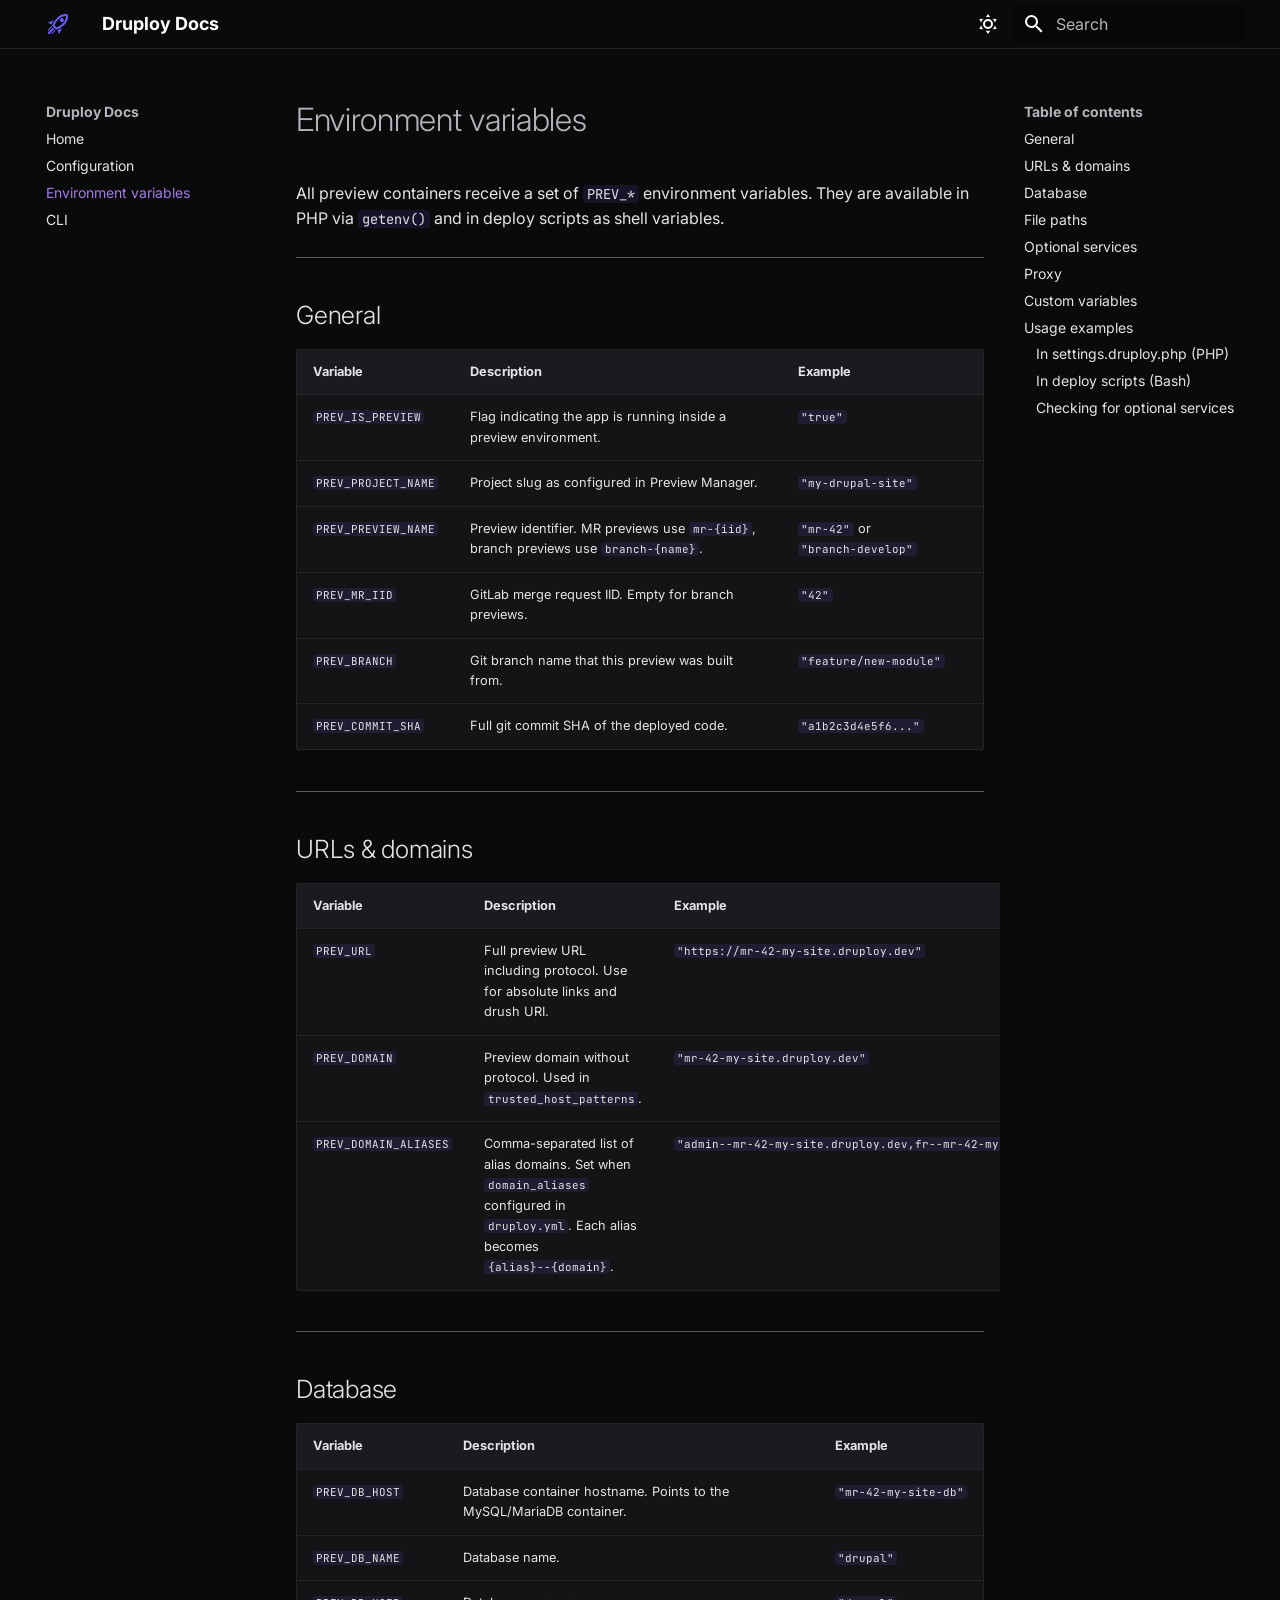
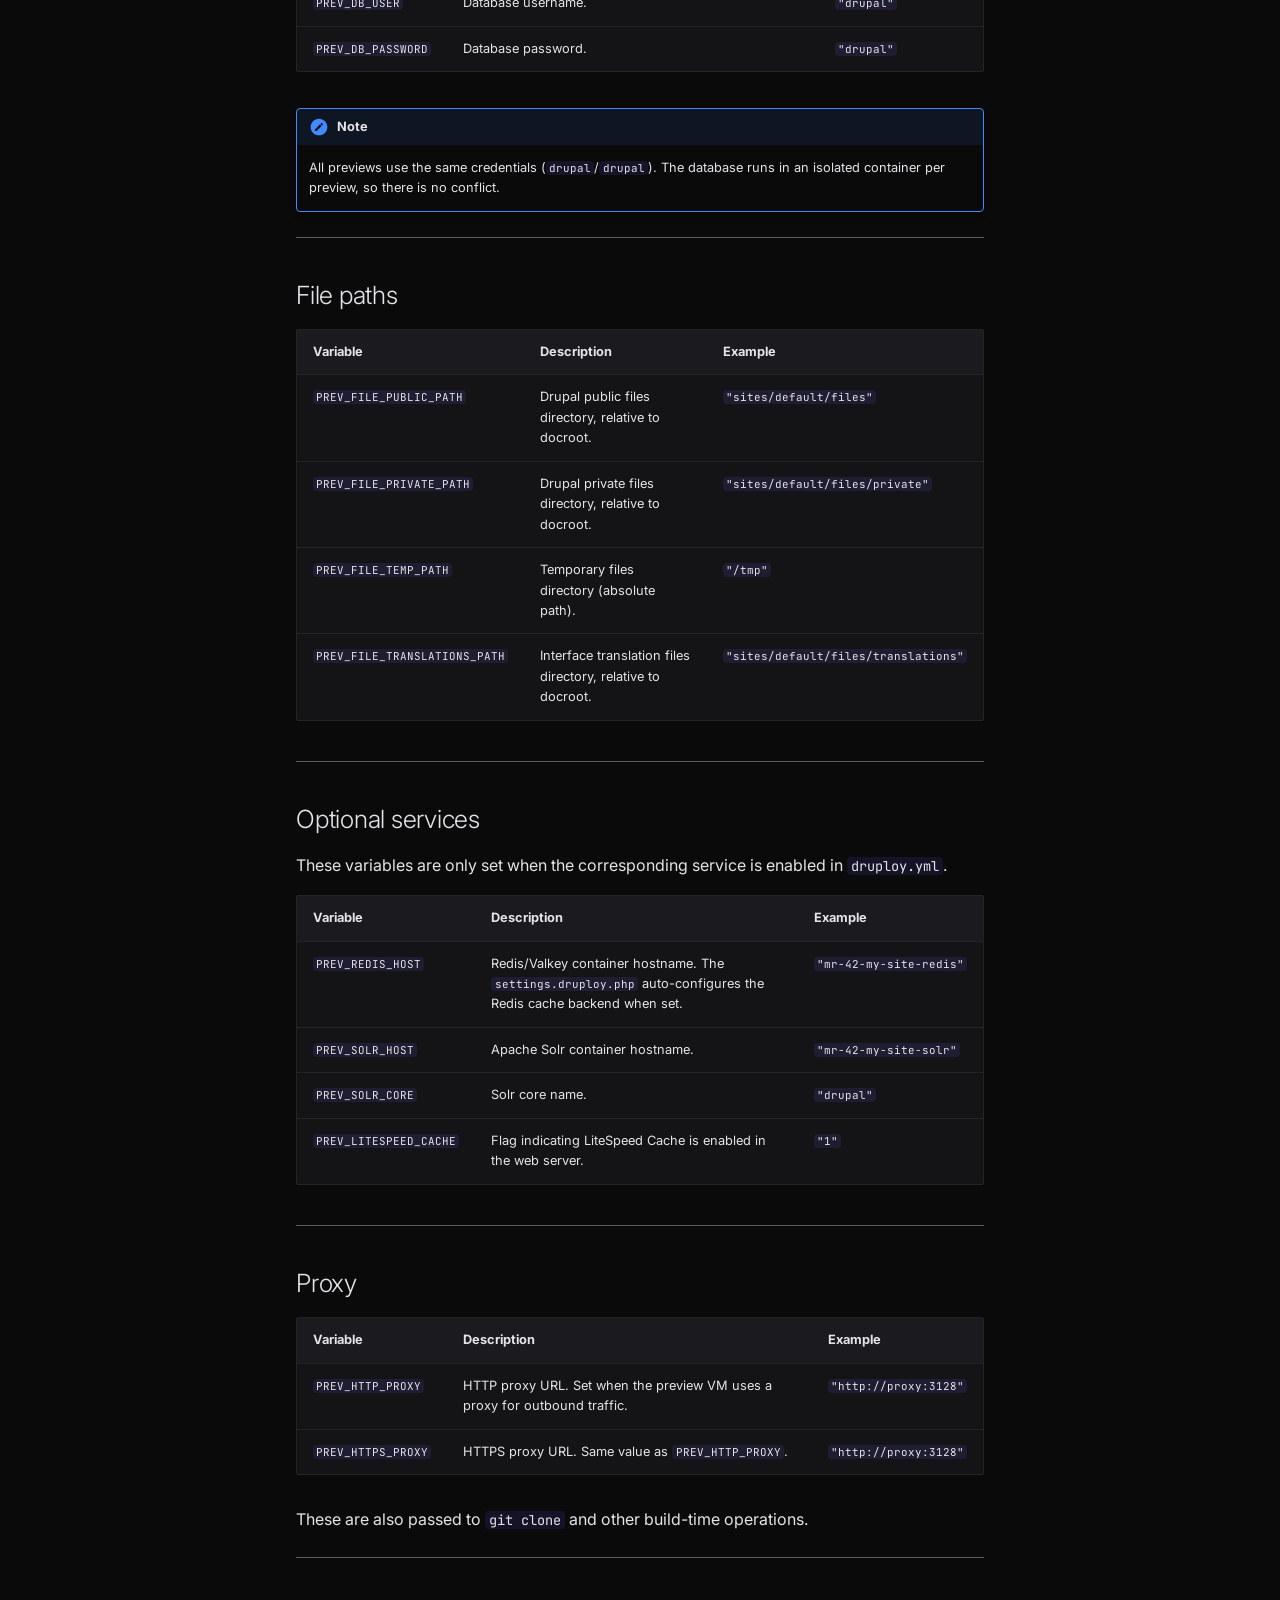
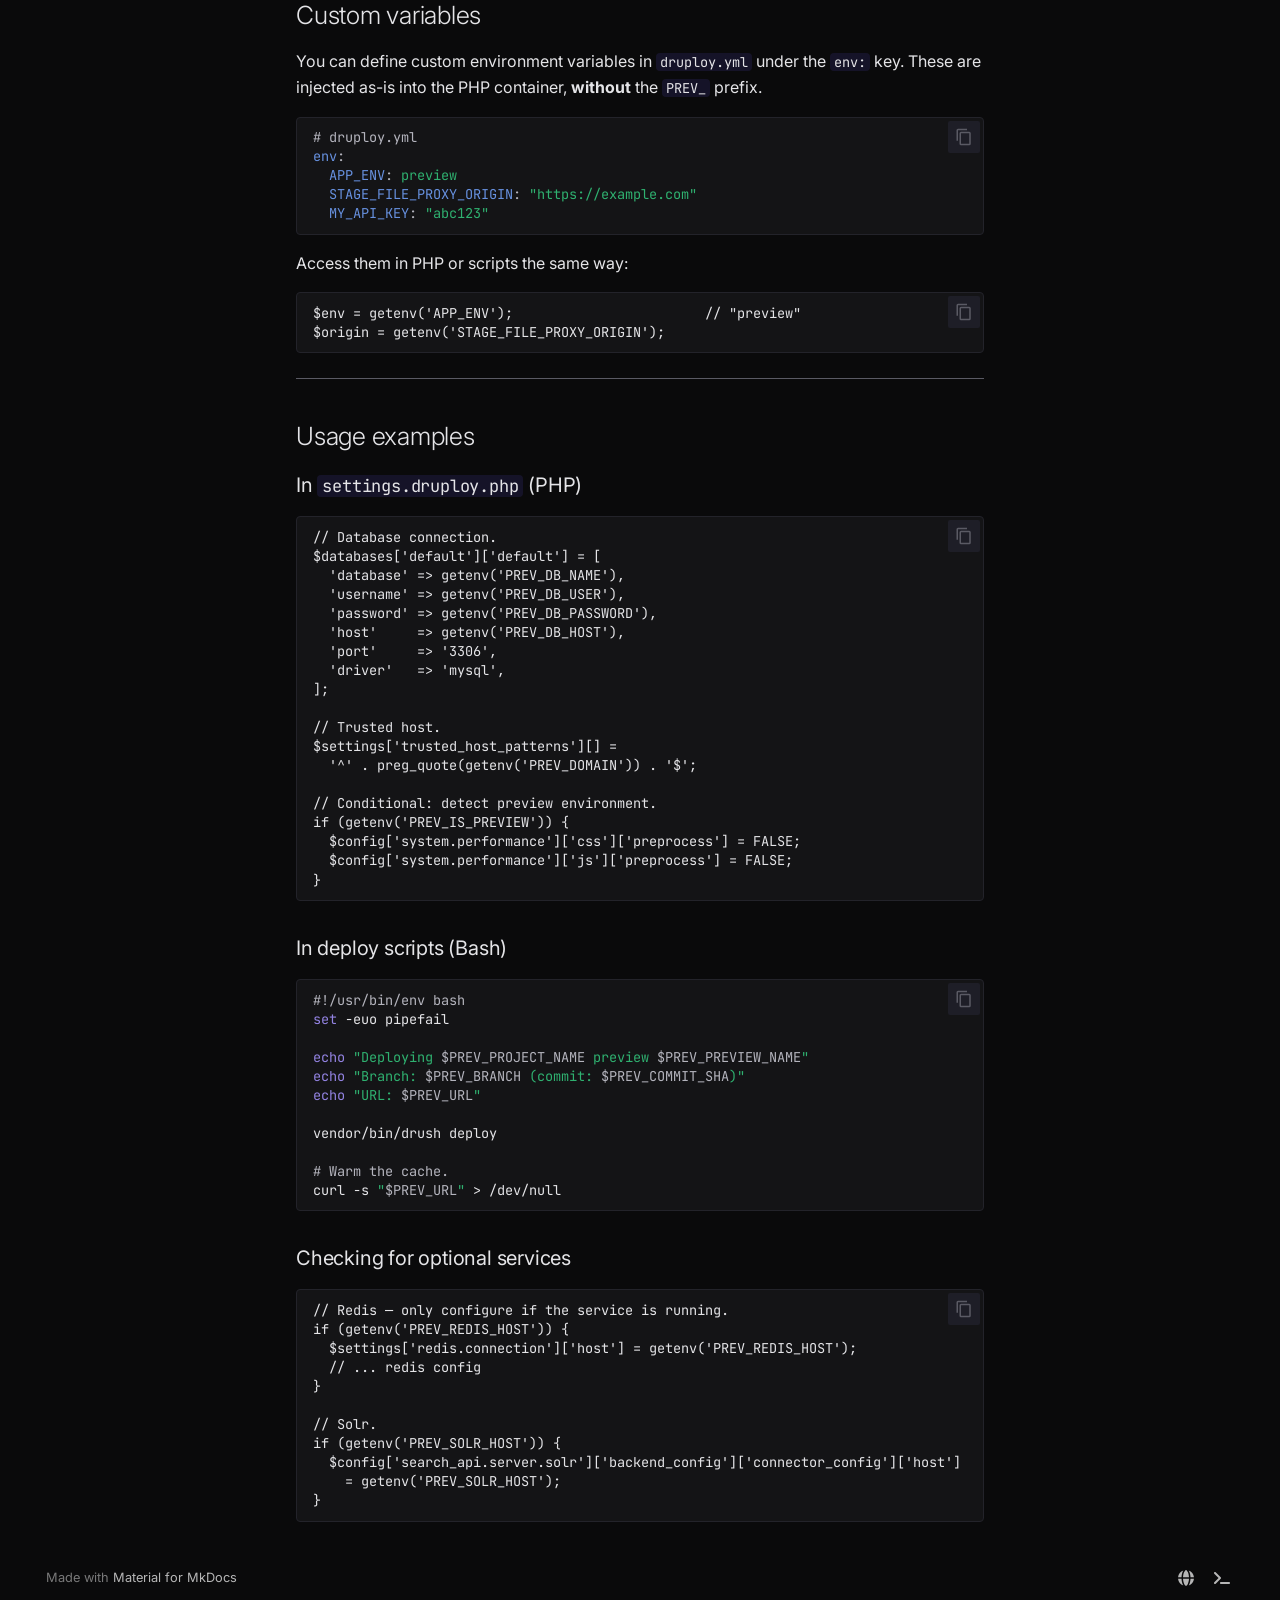
<file: server/preview-manager/landing/docs/environment-variables/index.html>
<!doctype html>
<html lang="en" class="no-js">
  <head>
    
      <meta charset="utf-8">
      <meta name="viewport" content="width=device-width,initial-scale=1">
      
        <meta name="description" content="Documentation for Druploy — Drupal preview environments per merge request.">
      
      
        <meta name="author" content="Druploy">
      
      
        <link rel="canonical" href="https://druploy.com/docs/environment-variables/">
      
      
        <link rel="prev" href="../configuration/">
      
      
        <link rel="next" href="../cli/">
      
      
        
      
      
      <link rel="icon" href="../assets/images/favicon.png">
      <meta name="generator" content="mkdocs-1.6.1, mkdocs-material-9.7.6">
    
    
      
        <title>Environment variables - Druploy Docs</title>
      
    
    
      <link rel="stylesheet" href="../assets/stylesheets/main.484c7ddc.min.css">
      
        
        <link rel="stylesheet" href="../assets/stylesheets/palette.ab4e12ef.min.css">
      
      


    
    
      
    
    
      
        
        
        <link rel="preconnect" href="https://fonts.gstatic.com" crossorigin>
        <link rel="stylesheet" href="https://fonts.googleapis.com/css?family=Inter:300,300i,400,400i,700,700i%7CJetBrains+Mono:400,400i,700,700i&display=fallback">
        <style>:root{--md-text-font:"Inter";--md-code-font:"JetBrains Mono"}</style>
      
    
    
      <link rel="stylesheet" href="../stylesheets/extra.css">
    
    <script>__md_scope=new URL("..",location),__md_hash=e=>[...e].reduce(((e,_)=>(e<<5)-e+_.charCodeAt(0)),0),__md_get=(e,_=localStorage,t=__md_scope)=>JSON.parse(_.getItem(t.pathname+"."+e)),__md_set=(e,_,t=localStorage,a=__md_scope)=>{try{t.setItem(a.pathname+"."+e,JSON.stringify(_))}catch(e){}}</script>
    
      

    
    
  </head>
  
  
    
    
      
    
    
    
    
    <body dir="ltr" data-md-color-scheme="slate" data-md-color-primary="deep-purple" data-md-color-accent="deep-purple">
  
    
    <input class="md-toggle" data-md-toggle="drawer" type="checkbox" id="__drawer" autocomplete="off">
    <input class="md-toggle" data-md-toggle="search" type="checkbox" id="__search" autocomplete="off">
    <label class="md-overlay" for="__drawer"></label>
    <div data-md-component="skip">
      
        
        <a href="#environment-variables" class="md-skip">
          Skip to content
        </a>
      
    </div>
    <div data-md-component="announce">
      
    </div>
    
    
      

  

<header class="md-header md-header--shadow" data-md-component="header">
  <nav class="md-header__inner md-grid" aria-label="Header">
    <a href="https://druploy.com" title="Druploy Docs" class="md-header__button md-logo" aria-label="Druploy Docs" data-md-component="logo">
      
  
  <svg xmlns="http://www.w3.org/2000/svg" viewBox="0 0 24 24"><path d="m13.13 22.19-1.63-3.83c1.57-.58 3.04-1.36 4.4-2.27zM5.64 12.5l-3.83-1.63 6.1-2.77C7 9.46 6.22 10.93 5.64 12.5M19.22 4c.28 0 .53 0 .74.05.17 1.39-.02 4.25-3.3 7.53-1.7 1.71-3.73 3.02-6.01 3.89l-2.15-2.1c.92-2.31 2.23-4.34 3.92-6.03C15.18 4.58 17.64 4 19.22 4m0-2c-1.98 0-4.98.69-8.22 3.93-2.19 2.19-3.5 4.6-4.35 6.71-.28.75-.09 1.57.46 2.13l2.13 2.12c.38.38.89.61 1.42.61.23 0 .47-.06.7-.15A19.1 19.1 0 0 0 18.07 13c5.66-5.66 3.54-10.61 3.54-10.61S20.7 2 19.22 2m-4.68 7.46c-.78-.78-.78-2.05 0-2.83s2.05-.78 2.83 0c.77.78.78 2.05 0 2.83s-2.05.78-2.83 0m-5.66 7.07-1.41-1.41zM6.24 22l3.64-3.64c-.34-.09-.67-.24-.97-.45L4.83 22zM2 22h1.41l4.77-4.76-1.42-1.41L2 20.59zm0-2.83 4.09-4.08c-.21-.3-.36-.62-.45-.97L2 17.76z"/></svg>

    </a>
    <label class="md-header__button md-icon" for="__drawer">
      
      <svg xmlns="http://www.w3.org/2000/svg" viewBox="0 0 24 24"><path d="M3 6h18v2H3zm0 5h18v2H3zm0 5h18v2H3z"/></svg>
    </label>
    <div class="md-header__title" data-md-component="header-title">
      <div class="md-header__ellipsis">
        <div class="md-header__topic">
          <span class="md-ellipsis">
            Druploy Docs
          </span>
        </div>
        <div class="md-header__topic" data-md-component="header-topic">
          <span class="md-ellipsis">
            
              Environment variables
            
          </span>
        </div>
      </div>
    </div>
    
      
        <form class="md-header__option" data-md-component="palette">
  
    
    
    
    <input class="md-option" data-md-color-media="" data-md-color-scheme="slate" data-md-color-primary="deep-purple" data-md-color-accent="deep-purple"  aria-label="Switch to light mode"  type="radio" name="__palette" id="__palette_0">
    
      <label class="md-header__button md-icon" title="Switch to light mode" for="__palette_1" hidden>
        <svg xmlns="http://www.w3.org/2000/svg" viewBox="0 0 24 24"><path d="M12 7a5 5 0 0 1 5 5 5 5 0 0 1-5 5 5 5 0 0 1-5-5 5 5 0 0 1 5-5m0 2a3 3 0 0 0-3 3 3 3 0 0 0 3 3 3 3 0 0 0 3-3 3 3 0 0 0-3-3m0-7 2.39 3.42C13.65 5.15 12.84 5 12 5s-1.65.15-2.39.42zM3.34 7l4.16-.35A7.2 7.2 0 0 0 5.94 8.5c-.44.74-.69 1.5-.83 2.29zm.02 10 1.76-3.77a7.131 7.131 0 0 0 2.38 4.14zM20.65 7l-1.77 3.79a7.02 7.02 0 0 0-2.38-4.15zm-.01 10-4.14.36c.59-.51 1.12-1.14 1.54-1.86.42-.73.69-1.5.83-2.29zM12 22l-2.41-3.44c.74.27 1.55.44 2.41.44.82 0 1.63-.17 2.37-.44z"/></svg>
      </label>
    
  
    
    
    
    <input class="md-option" data-md-color-media="" data-md-color-scheme="default" data-md-color-primary="deep-purple" data-md-color-accent="deep-purple"  aria-label="Switch to dark mode"  type="radio" name="__palette" id="__palette_1">
    
      <label class="md-header__button md-icon" title="Switch to dark mode" for="__palette_0" hidden>
        <svg xmlns="http://www.w3.org/2000/svg" viewBox="0 0 24 24"><path d="m17.75 4.09-2.53 1.94.91 3.06-2.63-1.81-2.63 1.81.91-3.06-2.53-1.94L12.44 4l1.06-3 1.06 3zm3.5 6.91-1.64 1.25.59 1.98-1.7-1.17-1.7 1.17.59-1.98L15.75 11l2.06-.05L18.5 9l.69 1.95zm-2.28 4.95c.83-.08 1.72 1.1 1.19 1.85-.32.45-.66.87-1.08 1.27C15.17 23 8.84 23 4.94 19.07c-3.91-3.9-3.91-10.24 0-14.14.4-.4.82-.76 1.27-1.08.75-.53 1.93.36 1.85 1.19-.27 2.86.69 5.83 2.89 8.02a9.96 9.96 0 0 0 8.02 2.89m-1.64 2.02a12.08 12.08 0 0 1-7.8-3.47c-2.17-2.19-3.33-5-3.49-7.82-2.81 3.14-2.7 7.96.31 10.98 3.02 3.01 7.84 3.12 10.98.31"/></svg>
      </label>
    
  
</form>
      
    
    
      <script>var palette=__md_get("__palette");if(palette&&palette.color){if("(prefers-color-scheme)"===palette.color.media){var media=matchMedia("(prefers-color-scheme: light)"),input=document.querySelector(media.matches?"[data-md-color-media='(prefers-color-scheme: light)']":"[data-md-color-media='(prefers-color-scheme: dark)']");palette.color.media=input.getAttribute("data-md-color-media"),palette.color.scheme=input.getAttribute("data-md-color-scheme"),palette.color.primary=input.getAttribute("data-md-color-primary"),palette.color.accent=input.getAttribute("data-md-color-accent")}for(var[key,value]of Object.entries(palette.color))document.body.setAttribute("data-md-color-"+key,value)}</script>
    
    
    
      
      
        <label class="md-header__button md-icon" for="__search">
          
          <svg xmlns="http://www.w3.org/2000/svg" viewBox="0 0 24 24"><path d="M9.5 3A6.5 6.5 0 0 1 16 9.5c0 1.61-.59 3.09-1.56 4.23l.27.27h.79l5 5-1.5 1.5-5-5v-.79l-.27-.27A6.52 6.52 0 0 1 9.5 16 6.5 6.5 0 0 1 3 9.5 6.5 6.5 0 0 1 9.5 3m0 2C7 5 5 7 5 9.5S7 14 9.5 14 14 12 14 9.5 12 5 9.5 5"/></svg>
        </label>
        <div class="md-search" data-md-component="search" role="dialog">
  <label class="md-search__overlay" for="__search"></label>
  <div class="md-search__inner" role="search">
    <form class="md-search__form" name="search">
      <input type="text" class="md-search__input" name="query" aria-label="Search" placeholder="Search" autocapitalize="off" autocorrect="off" autocomplete="off" spellcheck="false" data-md-component="search-query" required>
      <label class="md-search__icon md-icon" for="__search">
        
        <svg xmlns="http://www.w3.org/2000/svg" viewBox="0 0 24 24"><path d="M9.5 3A6.5 6.5 0 0 1 16 9.5c0 1.61-.59 3.09-1.56 4.23l.27.27h.79l5 5-1.5 1.5-5-5v-.79l-.27-.27A6.52 6.52 0 0 1 9.5 16 6.5 6.5 0 0 1 3 9.5 6.5 6.5 0 0 1 9.5 3m0 2C7 5 5 7 5 9.5S7 14 9.5 14 14 12 14 9.5 12 5 9.5 5"/></svg>
        
        <svg xmlns="http://www.w3.org/2000/svg" viewBox="0 0 24 24"><path d="M20 11v2H8l5.5 5.5-1.42 1.42L4.16 12l7.92-7.92L13.5 5.5 8 11z"/></svg>
      </label>
      <nav class="md-search__options" aria-label="Search">
        
          <a href="javascript:void(0)" class="md-search__icon md-icon" title="Share" aria-label="Share" data-clipboard data-clipboard-text="" data-md-component="search-share" tabindex="-1">
            
            <svg xmlns="http://www.w3.org/2000/svg" viewBox="0 0 24 24"><path d="M18 16.08c-.76 0-1.44.3-1.96.77L8.91 12.7c.05-.23.09-.46.09-.7s-.04-.47-.09-.7l7.05-4.11c.54.5 1.25.81 2.04.81a3 3 0 0 0 3-3 3 3 0 0 0-3-3 3 3 0 0 0-3 3c0 .24.04.47.09.7L8.04 9.81C7.5 9.31 6.79 9 6 9a3 3 0 0 0-3 3 3 3 0 0 0 3 3c.79 0 1.5-.31 2.04-.81l7.12 4.15c-.05.21-.08.43-.08.66 0 1.61 1.31 2.91 2.92 2.91s2.92-1.3 2.92-2.91A2.92 2.92 0 0 0 18 16.08"/></svg>
          </a>
        
        <button type="reset" class="md-search__icon md-icon" title="Clear" aria-label="Clear" tabindex="-1">
          
          <svg xmlns="http://www.w3.org/2000/svg" viewBox="0 0 24 24"><path d="M19 6.41 17.59 5 12 10.59 6.41 5 5 6.41 10.59 12 5 17.59 6.41 19 12 13.41 17.59 19 19 17.59 13.41 12z"/></svg>
        </button>
      </nav>
      
        <div class="md-search__suggest" data-md-component="search-suggest"></div>
      
    </form>
    <div class="md-search__output">
      <div class="md-search__scrollwrap" tabindex="0" data-md-scrollfix>
        <div class="md-search-result" data-md-component="search-result">
          <div class="md-search-result__meta">
            Initializing search
          </div>
          <ol class="md-search-result__list" role="presentation"></ol>
        </div>
      </div>
    </div>
  </div>
</div>
      
    
    
  </nav>
  
</header>
    
    <div class="md-container" data-md-component="container">
      
      
        
          
        
      
      <main class="md-main" data-md-component="main">
        <div class="md-main__inner md-grid">
          
            
              
              <div class="md-sidebar md-sidebar--primary" data-md-component="sidebar" data-md-type="navigation" >
                <div class="md-sidebar__scrollwrap">
                  <div class="md-sidebar__inner">
                    



<nav class="md-nav md-nav--primary" aria-label="Navigation" data-md-level="0">
  <label class="md-nav__title" for="__drawer">
    <a href="https://druploy.com" title="Druploy Docs" class="md-nav__button md-logo" aria-label="Druploy Docs" data-md-component="logo">
      
  
  <svg xmlns="http://www.w3.org/2000/svg" viewBox="0 0 24 24"><path d="m13.13 22.19-1.63-3.83c1.57-.58 3.04-1.36 4.4-2.27zM5.64 12.5l-3.83-1.63 6.1-2.77C7 9.46 6.22 10.93 5.64 12.5M19.22 4c.28 0 .53 0 .74.05.17 1.39-.02 4.25-3.3 7.53-1.7 1.71-3.73 3.02-6.01 3.89l-2.15-2.1c.92-2.31 2.23-4.34 3.92-6.03C15.18 4.58 17.64 4 19.22 4m0-2c-1.98 0-4.98.69-8.22 3.93-2.19 2.19-3.5 4.6-4.35 6.71-.28.75-.09 1.57.46 2.13l2.13 2.12c.38.38.89.61 1.42.61.23 0 .47-.06.7-.15A19.1 19.1 0 0 0 18.07 13c5.66-5.66 3.54-10.61 3.54-10.61S20.7 2 19.22 2m-4.68 7.46c-.78-.78-.78-2.05 0-2.83s2.05-.78 2.83 0c.77.78.78 2.05 0 2.83s-2.05.78-2.83 0m-5.66 7.07-1.41-1.41zM6.24 22l3.64-3.64c-.34-.09-.67-.24-.97-.45L4.83 22zM2 22h1.41l4.77-4.76-1.42-1.41L2 20.59zm0-2.83 4.09-4.08c-.21-.3-.36-.62-.45-.97L2 17.76z"/></svg>

    </a>
    Druploy Docs
  </label>
  
  <ul class="md-nav__list" data-md-scrollfix>
    
      
      
  
  
  
  
    <li class="md-nav__item">
      <a href=".." class="md-nav__link">
        
  
  
  <span class="md-ellipsis">
    
  
    Home
  

    
  </span>
  
  

      </a>
    </li>
  

    
      
      
  
  
  
  
    <li class="md-nav__item">
      <a href="../configuration/" class="md-nav__link">
        
  
  
  <span class="md-ellipsis">
    
  
    Configuration
  

    
  </span>
  
  

      </a>
    </li>
  

    
      
      
  
  
    
  
  
  
    <li class="md-nav__item md-nav__item--active">
      
      <input class="md-nav__toggle md-toggle" type="checkbox" id="__toc">
      
      
        
      
      
        <label class="md-nav__link md-nav__link--active" for="__toc">
          
  
  
  <span class="md-ellipsis">
    
  
    Environment variables
  

    
  </span>
  
  

          <span class="md-nav__icon md-icon"></span>
        </label>
      
      <a href="./" class="md-nav__link md-nav__link--active">
        
  
  
  <span class="md-ellipsis">
    
  
    Environment variables
  

    
  </span>
  
  

      </a>
      
        

<nav class="md-nav md-nav--secondary" aria-label="Table of contents">
  
  
  
    
  
  
    <label class="md-nav__title" for="__toc">
      <span class="md-nav__icon md-icon"></span>
      Table of contents
    </label>
    <ul class="md-nav__list" data-md-component="toc" data-md-scrollfix>
      
        <li class="md-nav__item">
  <a href="#general" class="md-nav__link">
    <span class="md-ellipsis">
      
        General
      
    </span>
  </a>
  
</li>
      
        <li class="md-nav__item">
  <a href="#urls-domains" class="md-nav__link">
    <span class="md-ellipsis">
      
        URLs &amp; domains
      
    </span>
  </a>
  
</li>
      
        <li class="md-nav__item">
  <a href="#database" class="md-nav__link">
    <span class="md-ellipsis">
      
        Database
      
    </span>
  </a>
  
</li>
      
        <li class="md-nav__item">
  <a href="#file-paths" class="md-nav__link">
    <span class="md-ellipsis">
      
        File paths
      
    </span>
  </a>
  
</li>
      
        <li class="md-nav__item">
  <a href="#optional-services" class="md-nav__link">
    <span class="md-ellipsis">
      
        Optional services
      
    </span>
  </a>
  
</li>
      
        <li class="md-nav__item">
  <a href="#proxy" class="md-nav__link">
    <span class="md-ellipsis">
      
        Proxy
      
    </span>
  </a>
  
</li>
      
        <li class="md-nav__item">
  <a href="#custom-variables" class="md-nav__link">
    <span class="md-ellipsis">
      
        Custom variables
      
    </span>
  </a>
  
</li>
      
        <li class="md-nav__item">
  <a href="#usage-examples" class="md-nav__link">
    <span class="md-ellipsis">
      
        Usage examples
      
    </span>
  </a>
  
    <nav class="md-nav" aria-label="Usage examples">
      <ul class="md-nav__list">
        
          <li class="md-nav__item">
  <a href="#in-settingsdruployphp-php" class="md-nav__link">
    <span class="md-ellipsis">
      
        In settings.druploy.php (PHP)
      
    </span>
  </a>
  
</li>
        
          <li class="md-nav__item">
  <a href="#in-deploy-scripts-bash" class="md-nav__link">
    <span class="md-ellipsis">
      
        In deploy scripts (Bash)
      
    </span>
  </a>
  
</li>
        
          <li class="md-nav__item">
  <a href="#checking-for-optional-services" class="md-nav__link">
    <span class="md-ellipsis">
      
        Checking for optional services
      
    </span>
  </a>
  
</li>
        
      </ul>
    </nav>
  
</li>
      
    </ul>
  
</nav>
      
    </li>
  

    
      
      
  
  
  
  
    <li class="md-nav__item">
      <a href="../cli/" class="md-nav__link">
        
  
  
  <span class="md-ellipsis">
    
  
    CLI
  

    
  </span>
  
  

      </a>
    </li>
  

    
  </ul>
</nav>
                  </div>
                </div>
              </div>
            
            
              
              <div class="md-sidebar md-sidebar--secondary" data-md-component="sidebar" data-md-type="toc" >
                <div class="md-sidebar__scrollwrap">
                  <div class="md-sidebar__inner">
                    

<nav class="md-nav md-nav--secondary" aria-label="Table of contents">
  
  
  
    
  
  
    <label class="md-nav__title" for="__toc">
      <span class="md-nav__icon md-icon"></span>
      Table of contents
    </label>
    <ul class="md-nav__list" data-md-component="toc" data-md-scrollfix>
      
        <li class="md-nav__item">
  <a href="#general" class="md-nav__link">
    <span class="md-ellipsis">
      
        General
      
    </span>
  </a>
  
</li>
      
        <li class="md-nav__item">
  <a href="#urls-domains" class="md-nav__link">
    <span class="md-ellipsis">
      
        URLs &amp; domains
      
    </span>
  </a>
  
</li>
      
        <li class="md-nav__item">
  <a href="#database" class="md-nav__link">
    <span class="md-ellipsis">
      
        Database
      
    </span>
  </a>
  
</li>
      
        <li class="md-nav__item">
  <a href="#file-paths" class="md-nav__link">
    <span class="md-ellipsis">
      
        File paths
      
    </span>
  </a>
  
</li>
      
        <li class="md-nav__item">
  <a href="#optional-services" class="md-nav__link">
    <span class="md-ellipsis">
      
        Optional services
      
    </span>
  </a>
  
</li>
      
        <li class="md-nav__item">
  <a href="#proxy" class="md-nav__link">
    <span class="md-ellipsis">
      
        Proxy
      
    </span>
  </a>
  
</li>
      
        <li class="md-nav__item">
  <a href="#custom-variables" class="md-nav__link">
    <span class="md-ellipsis">
      
        Custom variables
      
    </span>
  </a>
  
</li>
      
        <li class="md-nav__item">
  <a href="#usage-examples" class="md-nav__link">
    <span class="md-ellipsis">
      
        Usage examples
      
    </span>
  </a>
  
    <nav class="md-nav" aria-label="Usage examples">
      <ul class="md-nav__list">
        
          <li class="md-nav__item">
  <a href="#in-settingsdruployphp-php" class="md-nav__link">
    <span class="md-ellipsis">
      
        In settings.druploy.php (PHP)
      
    </span>
  </a>
  
</li>
        
          <li class="md-nav__item">
  <a href="#in-deploy-scripts-bash" class="md-nav__link">
    <span class="md-ellipsis">
      
        In deploy scripts (Bash)
      
    </span>
  </a>
  
</li>
        
          <li class="md-nav__item">
  <a href="#checking-for-optional-services" class="md-nav__link">
    <span class="md-ellipsis">
      
        Checking for optional services
      
    </span>
  </a>
  
</li>
        
      </ul>
    </nav>
  
</li>
      
    </ul>
  
</nav>
                  </div>
                </div>
              </div>
            
          
          
            <div class="md-content" data-md-component="content">
              
              <article class="md-content__inner md-typeset">
                
                  



<h1 id="environment-variables">Environment variables<a class="headerlink" href="#environment-variables" title="Permanent link">&para;</a></h1>
<p>All preview containers receive a set of <code>PREV_*</code> environment variables. They are available in PHP via <code>getenv()</code> and in deploy scripts as shell variables.</p>
<hr />
<h2 id="general">General<a class="headerlink" href="#general" title="Permanent link">&para;</a></h2>
<table>
<thead>
<tr>
<th>Variable</th>
<th>Description</th>
<th>Example</th>
</tr>
</thead>
<tbody>
<tr>
<td><code>PREV_IS_PREVIEW</code></td>
<td>Flag indicating the app is running inside a preview environment.</td>
<td><code>"true"</code></td>
</tr>
<tr>
<td><code>PREV_PROJECT_NAME</code></td>
<td>Project slug as configured in Preview Manager.</td>
<td><code>"my-drupal-site"</code></td>
</tr>
<tr>
<td><code>PREV_PREVIEW_NAME</code></td>
<td>Preview identifier. MR previews use <code>mr-{iid}</code>, branch previews use <code>branch-{name}</code>.</td>
<td><code>"mr-42"</code> or <code>"branch-develop"</code></td>
</tr>
<tr>
<td><code>PREV_MR_IID</code></td>
<td>GitLab merge request IID. Empty for branch previews.</td>
<td><code>"42"</code></td>
</tr>
<tr>
<td><code>PREV_BRANCH</code></td>
<td>Git branch name that this preview was built from.</td>
<td><code>"feature/new-module"</code></td>
</tr>
<tr>
<td><code>PREV_COMMIT_SHA</code></td>
<td>Full git commit SHA of the deployed code.</td>
<td><code>"a1b2c3d4e5f6..."</code></td>
</tr>
</tbody>
</table>
<hr />
<h2 id="urls-domains">URLs &amp; domains<a class="headerlink" href="#urls-domains" title="Permanent link">&para;</a></h2>
<table>
<thead>
<tr>
<th>Variable</th>
<th>Description</th>
<th>Example</th>
</tr>
</thead>
<tbody>
<tr>
<td><code>PREV_URL</code></td>
<td>Full preview URL including protocol. Use for absolute links and drush URI.</td>
<td><code>"https://mr-42-my-site.druploy.dev"</code></td>
</tr>
<tr>
<td><code>PREV_DOMAIN</code></td>
<td>Preview domain without protocol. Used in <code>trusted_host_patterns</code>.</td>
<td><code>"mr-42-my-site.druploy.dev"</code></td>
</tr>
<tr>
<td><code>PREV_DOMAIN_ALIASES</code></td>
<td>Comma-separated list of alias domains. Set when <code>domain_aliases</code> configured in <code>druploy.yml</code>. Each alias becomes <code>{alias}--{domain}</code>.</td>
<td><code>"admin--mr-42-my-site.druploy.dev,fr--mr-42-my-site.druploy.dev"</code></td>
</tr>
</tbody>
</table>
<hr />
<h2 id="database">Database<a class="headerlink" href="#database" title="Permanent link">&para;</a></h2>
<table>
<thead>
<tr>
<th>Variable</th>
<th>Description</th>
<th>Example</th>
</tr>
</thead>
<tbody>
<tr>
<td><code>PREV_DB_HOST</code></td>
<td>Database container hostname. Points to the MySQL/MariaDB container.</td>
<td><code>"mr-42-my-site-db"</code></td>
</tr>
<tr>
<td><code>PREV_DB_NAME</code></td>
<td>Database name.</td>
<td><code>"drupal"</code></td>
</tr>
<tr>
<td><code>PREV_DB_USER</code></td>
<td>Database username.</td>
<td><code>"drupal"</code></td>
</tr>
<tr>
<td><code>PREV_DB_PASSWORD</code></td>
<td>Database password.</td>
<td><code>"drupal"</code></td>
</tr>
</tbody>
</table>
<div class="admonition note">
<p class="admonition-title">Note</p>
<p>All previews use the same credentials (<code>drupal</code>/<code>drupal</code>). The database runs in an isolated container per preview, so there is no conflict.</p>
</div>
<hr />
<h2 id="file-paths">File paths<a class="headerlink" href="#file-paths" title="Permanent link">&para;</a></h2>
<table>
<thead>
<tr>
<th>Variable</th>
<th>Description</th>
<th>Example</th>
</tr>
</thead>
<tbody>
<tr>
<td><code>PREV_FILE_PUBLIC_PATH</code></td>
<td>Drupal public files directory, relative to docroot.</td>
<td><code>"sites/default/files"</code></td>
</tr>
<tr>
<td><code>PREV_FILE_PRIVATE_PATH</code></td>
<td>Drupal private files directory, relative to docroot.</td>
<td><code>"sites/default/files/private"</code></td>
</tr>
<tr>
<td><code>PREV_FILE_TEMP_PATH</code></td>
<td>Temporary files directory (absolute path).</td>
<td><code>"/tmp"</code></td>
</tr>
<tr>
<td><code>PREV_FILE_TRANSLATIONS_PATH</code></td>
<td>Interface translation files directory, relative to docroot.</td>
<td><code>"sites/default/files/translations"</code></td>
</tr>
</tbody>
</table>
<hr />
<h2 id="optional-services">Optional services<a class="headerlink" href="#optional-services" title="Permanent link">&para;</a></h2>
<p>These variables are only set when the corresponding service is enabled in <code>druploy.yml</code>.</p>
<table>
<thead>
<tr>
<th>Variable</th>
<th>Description</th>
<th>Example</th>
</tr>
</thead>
<tbody>
<tr>
<td><code>PREV_REDIS_HOST</code></td>
<td>Redis/Valkey container hostname. The <code>settings.druploy.php</code> auto-configures the Redis cache backend when set.</td>
<td><code>"mr-42-my-site-redis"</code></td>
</tr>
<tr>
<td><code>PREV_SOLR_HOST</code></td>
<td>Apache Solr container hostname.</td>
<td><code>"mr-42-my-site-solr"</code></td>
</tr>
<tr>
<td><code>PREV_SOLR_CORE</code></td>
<td>Solr core name.</td>
<td><code>"drupal"</code></td>
</tr>
<tr>
<td><code>PREV_LITESPEED_CACHE</code></td>
<td>Flag indicating LiteSpeed Cache is enabled in the web server.</td>
<td><code>"1"</code></td>
</tr>
</tbody>
</table>
<hr />
<h2 id="proxy">Proxy<a class="headerlink" href="#proxy" title="Permanent link">&para;</a></h2>
<table>
<thead>
<tr>
<th>Variable</th>
<th>Description</th>
<th>Example</th>
</tr>
</thead>
<tbody>
<tr>
<td><code>PREV_HTTP_PROXY</code></td>
<td>HTTP proxy URL. Set when the preview VM uses a proxy for outbound traffic.</td>
<td><code>"http://proxy:3128"</code></td>
</tr>
<tr>
<td><code>PREV_HTTPS_PROXY</code></td>
<td>HTTPS proxy URL. Same value as <code>PREV_HTTP_PROXY</code>.</td>
<td><code>"http://proxy:3128"</code></td>
</tr>
</tbody>
</table>
<p>These are also passed to <code>git clone</code> and other build-time operations.</p>
<hr />
<h2 id="custom-variables">Custom variables<a class="headerlink" href="#custom-variables" title="Permanent link">&para;</a></h2>
<p>You can define custom environment variables in <code>druploy.yml</code> under the <code>env:</code> key. These are injected as-is into the PHP container, <strong>without</strong> the <code>PREV_</code> prefix.</p>
<div class="language-yaml highlight"><pre><span></span><code><span id="__span-0-1"><a id="__codelineno-0-1" name="__codelineno-0-1" href="#__codelineno-0-1"></a><span class="c1"># druploy.yml</span>
</span><span id="__span-0-2"><a id="__codelineno-0-2" name="__codelineno-0-2" href="#__codelineno-0-2"></a><span class="nt">env</span><span class="p">:</span>
</span><span id="__span-0-3"><a id="__codelineno-0-3" name="__codelineno-0-3" href="#__codelineno-0-3"></a><span class="w">  </span><span class="nt">APP_ENV</span><span class="p">:</span><span class="w"> </span><span class="l l-Scalar l-Scalar-Plain">preview</span>
</span><span id="__span-0-4"><a id="__codelineno-0-4" name="__codelineno-0-4" href="#__codelineno-0-4"></a><span class="w">  </span><span class="nt">STAGE_FILE_PROXY_ORIGIN</span><span class="p">:</span><span class="w"> </span><span class="s">&quot;https://example.com&quot;</span>
</span><span id="__span-0-5"><a id="__codelineno-0-5" name="__codelineno-0-5" href="#__codelineno-0-5"></a><span class="w">  </span><span class="nt">MY_API_KEY</span><span class="p">:</span><span class="w"> </span><span class="s">&quot;abc123&quot;</span>
</span></code></pre></div>
<p>Access them in PHP or scripts the same way:</p>
<div class="language-php highlight"><pre><span></span><code><span id="__span-1-1"><a id="__codelineno-1-1" name="__codelineno-1-1" href="#__codelineno-1-1"></a><span class="x">$env = getenv(&#39;APP_ENV&#39;);                        // &quot;preview&quot;</span>
</span><span id="__span-1-2"><a id="__codelineno-1-2" name="__codelineno-1-2" href="#__codelineno-1-2"></a><span class="x">$origin = getenv(&#39;STAGE_FILE_PROXY_ORIGIN&#39;);</span>
</span></code></pre></div>
<hr />
<h2 id="usage-examples">Usage examples<a class="headerlink" href="#usage-examples" title="Permanent link">&para;</a></h2>
<h3 id="in-settingsdruployphp-php">In <code>settings.druploy.php</code> (PHP)<a class="headerlink" href="#in-settingsdruployphp-php" title="Permanent link">&para;</a></h3>
<div class="language-php highlight"><pre><span></span><code><span id="__span-2-1"><a id="__codelineno-2-1" name="__codelineno-2-1" href="#__codelineno-2-1"></a><span class="x">// Database connection.</span>
</span><span id="__span-2-2"><a id="__codelineno-2-2" name="__codelineno-2-2" href="#__codelineno-2-2"></a><span class="x">$databases[&#39;default&#39;][&#39;default&#39;] = [</span>
</span><span id="__span-2-3"><a id="__codelineno-2-3" name="__codelineno-2-3" href="#__codelineno-2-3"></a><span class="x">  &#39;database&#39; =&gt; getenv(&#39;PREV_DB_NAME&#39;),</span>
</span><span id="__span-2-4"><a id="__codelineno-2-4" name="__codelineno-2-4" href="#__codelineno-2-4"></a><span class="x">  &#39;username&#39; =&gt; getenv(&#39;PREV_DB_USER&#39;),</span>
</span><span id="__span-2-5"><a id="__codelineno-2-5" name="__codelineno-2-5" href="#__codelineno-2-5"></a><span class="x">  &#39;password&#39; =&gt; getenv(&#39;PREV_DB_PASSWORD&#39;),</span>
</span><span id="__span-2-6"><a id="__codelineno-2-6" name="__codelineno-2-6" href="#__codelineno-2-6"></a><span class="x">  &#39;host&#39;     =&gt; getenv(&#39;PREV_DB_HOST&#39;),</span>
</span><span id="__span-2-7"><a id="__codelineno-2-7" name="__codelineno-2-7" href="#__codelineno-2-7"></a><span class="x">  &#39;port&#39;     =&gt; &#39;3306&#39;,</span>
</span><span id="__span-2-8"><a id="__codelineno-2-8" name="__codelineno-2-8" href="#__codelineno-2-8"></a><span class="x">  &#39;driver&#39;   =&gt; &#39;mysql&#39;,</span>
</span><span id="__span-2-9"><a id="__codelineno-2-9" name="__codelineno-2-9" href="#__codelineno-2-9"></a><span class="x">];</span>
</span><span id="__span-2-10"><a id="__codelineno-2-10" name="__codelineno-2-10" href="#__codelineno-2-10"></a>
</span><span id="__span-2-11"><a id="__codelineno-2-11" name="__codelineno-2-11" href="#__codelineno-2-11"></a><span class="x">// Trusted host.</span>
</span><span id="__span-2-12"><a id="__codelineno-2-12" name="__codelineno-2-12" href="#__codelineno-2-12"></a><span class="x">$settings[&#39;trusted_host_patterns&#39;][] =</span>
</span><span id="__span-2-13"><a id="__codelineno-2-13" name="__codelineno-2-13" href="#__codelineno-2-13"></a><span class="x">  &#39;^&#39; . preg_quote(getenv(&#39;PREV_DOMAIN&#39;)) . &#39;$&#39;;</span>
</span><span id="__span-2-14"><a id="__codelineno-2-14" name="__codelineno-2-14" href="#__codelineno-2-14"></a>
</span><span id="__span-2-15"><a id="__codelineno-2-15" name="__codelineno-2-15" href="#__codelineno-2-15"></a><span class="x">// Conditional: detect preview environment.</span>
</span><span id="__span-2-16"><a id="__codelineno-2-16" name="__codelineno-2-16" href="#__codelineno-2-16"></a><span class="x">if (getenv(&#39;PREV_IS_PREVIEW&#39;)) {</span>
</span><span id="__span-2-17"><a id="__codelineno-2-17" name="__codelineno-2-17" href="#__codelineno-2-17"></a><span class="x">  $config[&#39;system.performance&#39;][&#39;css&#39;][&#39;preprocess&#39;] = FALSE;</span>
</span><span id="__span-2-18"><a id="__codelineno-2-18" name="__codelineno-2-18" href="#__codelineno-2-18"></a><span class="x">  $config[&#39;system.performance&#39;][&#39;js&#39;][&#39;preprocess&#39;] = FALSE;</span>
</span><span id="__span-2-19"><a id="__codelineno-2-19" name="__codelineno-2-19" href="#__codelineno-2-19"></a><span class="x">}</span>
</span></code></pre></div>
<h3 id="in-deploy-scripts-bash">In deploy scripts (Bash)<a class="headerlink" href="#in-deploy-scripts-bash" title="Permanent link">&para;</a></h3>
<div class="language-bash highlight"><pre><span></span><code><span id="__span-3-1"><a id="__codelineno-3-1" name="__codelineno-3-1" href="#__codelineno-3-1"></a><span class="ch">#!/usr/bin/env bash</span>
</span><span id="__span-3-2"><a id="__codelineno-3-2" name="__codelineno-3-2" href="#__codelineno-3-2"></a><span class="nb">set</span><span class="w"> </span>-euo<span class="w"> </span>pipefail
</span><span id="__span-3-3"><a id="__codelineno-3-3" name="__codelineno-3-3" href="#__codelineno-3-3"></a>
</span><span id="__span-3-4"><a id="__codelineno-3-4" name="__codelineno-3-4" href="#__codelineno-3-4"></a><span class="nb">echo</span><span class="w"> </span><span class="s2">&quot;Deploying </span><span class="nv">$PREV_PROJECT_NAME</span><span class="s2"> preview </span><span class="nv">$PREV_PREVIEW_NAME</span><span class="s2">&quot;</span>
</span><span id="__span-3-5"><a id="__codelineno-3-5" name="__codelineno-3-5" href="#__codelineno-3-5"></a><span class="nb">echo</span><span class="w"> </span><span class="s2">&quot;Branch: </span><span class="nv">$PREV_BRANCH</span><span class="s2"> (commit: </span><span class="nv">$PREV_COMMIT_SHA</span><span class="s2">)&quot;</span>
</span><span id="__span-3-6"><a id="__codelineno-3-6" name="__codelineno-3-6" href="#__codelineno-3-6"></a><span class="nb">echo</span><span class="w"> </span><span class="s2">&quot;URL: </span><span class="nv">$PREV_URL</span><span class="s2">&quot;</span>
</span><span id="__span-3-7"><a id="__codelineno-3-7" name="__codelineno-3-7" href="#__codelineno-3-7"></a>
</span><span id="__span-3-8"><a id="__codelineno-3-8" name="__codelineno-3-8" href="#__codelineno-3-8"></a>vendor/bin/drush<span class="w"> </span>deploy
</span><span id="__span-3-9"><a id="__codelineno-3-9" name="__codelineno-3-9" href="#__codelineno-3-9"></a>
</span><span id="__span-3-10"><a id="__codelineno-3-10" name="__codelineno-3-10" href="#__codelineno-3-10"></a><span class="c1"># Warm the cache.</span>
</span><span id="__span-3-11"><a id="__codelineno-3-11" name="__codelineno-3-11" href="#__codelineno-3-11"></a>curl<span class="w"> </span>-s<span class="w"> </span><span class="s2">&quot;</span><span class="nv">$PREV_URL</span><span class="s2">&quot;</span><span class="w"> </span>&gt;<span class="w"> </span>/dev/null
</span></code></pre></div>
<h3 id="checking-for-optional-services">Checking for optional services<a class="headerlink" href="#checking-for-optional-services" title="Permanent link">&para;</a></h3>
<div class="language-php highlight"><pre><span></span><code><span id="__span-4-1"><a id="__codelineno-4-1" name="__codelineno-4-1" href="#__codelineno-4-1"></a><span class="x">// Redis — only configure if the service is running.</span>
</span><span id="__span-4-2"><a id="__codelineno-4-2" name="__codelineno-4-2" href="#__codelineno-4-2"></a><span class="x">if (getenv(&#39;PREV_REDIS_HOST&#39;)) {</span>
</span><span id="__span-4-3"><a id="__codelineno-4-3" name="__codelineno-4-3" href="#__codelineno-4-3"></a><span class="x">  $settings[&#39;redis.connection&#39;][&#39;host&#39;] = getenv(&#39;PREV_REDIS_HOST&#39;);</span>
</span><span id="__span-4-4"><a id="__codelineno-4-4" name="__codelineno-4-4" href="#__codelineno-4-4"></a><span class="x">  // ... redis config</span>
</span><span id="__span-4-5"><a id="__codelineno-4-5" name="__codelineno-4-5" href="#__codelineno-4-5"></a><span class="x">}</span>
</span><span id="__span-4-6"><a id="__codelineno-4-6" name="__codelineno-4-6" href="#__codelineno-4-6"></a>
</span><span id="__span-4-7"><a id="__codelineno-4-7" name="__codelineno-4-7" href="#__codelineno-4-7"></a><span class="x">// Solr.</span>
</span><span id="__span-4-8"><a id="__codelineno-4-8" name="__codelineno-4-8" href="#__codelineno-4-8"></a><span class="x">if (getenv(&#39;PREV_SOLR_HOST&#39;)) {</span>
</span><span id="__span-4-9"><a id="__codelineno-4-9" name="__codelineno-4-9" href="#__codelineno-4-9"></a><span class="x">  $config[&#39;search_api.server.solr&#39;][&#39;backend_config&#39;][&#39;connector_config&#39;][&#39;host&#39;]</span>
</span><span id="__span-4-10"><a id="__codelineno-4-10" name="__codelineno-4-10" href="#__codelineno-4-10"></a><span class="x">    = getenv(&#39;PREV_SOLR_HOST&#39;);</span>
</span><span id="__span-4-11"><a id="__codelineno-4-11" name="__codelineno-4-11" href="#__codelineno-4-11"></a><span class="x">}</span>
</span></code></pre></div>












                
              </article>
            </div>
          
          
  <script>var tabs=__md_get("__tabs");if(Array.isArray(tabs))e:for(var set of document.querySelectorAll(".tabbed-set")){var labels=set.querySelector(".tabbed-labels");for(var tab of tabs)for(var label of labels.getElementsByTagName("label"))if(label.innerText.trim()===tab){var input=document.getElementById(label.htmlFor);input.checked=!0;continue e}}</script>

<script>var target=document.getElementById(location.hash.slice(1));target&&target.name&&(target.checked=target.name.startsWith("__tabbed_"))</script>
        </div>
        
          <button type="button" class="md-top md-icon" data-md-component="top" hidden>
  
  <svg xmlns="http://www.w3.org/2000/svg" viewBox="0 0 24 24"><path d="M13 20h-2V8l-5.5 5.5-1.42-1.42L12 4.16l7.92 7.92-1.42 1.42L13 8z"/></svg>
  Back to top
</button>
        
      </main>
      
        <footer class="md-footer">
  
  <div class="md-footer-meta md-typeset">
    <div class="md-footer-meta__inner md-grid">
      <div class="md-copyright">
  
  
    Made with
    <a href="https://squidfunk.github.io/mkdocs-material/" target="_blank" rel="noopener">
      Material for MkDocs
    </a>
  
</div>
      
        
<div class="md-social">
  
    
    
    
    
    <a href="https://druploy.com" target="_blank" rel="noopener" title="druploy.com" class="md-social__link">
      <svg xmlns="http://www.w3.org/2000/svg" viewBox="0 0 512 512"><!--! Font Awesome Free 7.1.0 by @fontawesome - https://fontawesome.com License - https://fontawesome.com/license/free (Icons: CC BY 4.0, Fonts: SIL OFL 1.1, Code: MIT License) Copyright 2025 Fonticons, Inc.--><path d="M351.9 280H161c2.9 64.5 17.2 123.9 37.5 167.4 11.4 24.5 23.7 41.8 35.1 52.4 11.2 10.5 18.9 12.2 22.9 12.2s11.7-1.7 22.9-12.2c11.4-10.6 23.7-28 35.1-52.4 20.3-43.5 34.6-102.9 37.5-167.4zm-191-48h190.9c-2.8-64.5-17.1-123.9-37.4-167.4-11.4-24.4-23.7-41.8-35.1-52.4C268.1 1.7 260.4 0 256.4 0s-11.7 1.7-22.9 12.2c-11.4 10.6-23.7 28-35.1 52.4-20.3 43.5-34.6 102.9-37.5 167.4m-48 0c3.5-85.6 25.6-165.1 57.9-217.3C78.7 47.3 10.9 131.2 1.5 232zM1.5 280c9.4 100.8 77.2 184.7 169.3 217.3-32.3-52.2-54.4-131.7-57.9-217.3zm398.4 0c-3.5 85.6-25.6 165.1-57.9 217.3 92.1-32.7 159.9-116.5 169.3-217.3zm111.4-48C501.9 131.2 434.1 47.3 342 14.7c32.3 52.2 54.4 131.7 57.9 217.3z"/></svg>
    </a>
  
    
    
    
    
    <a href="https://druploy.dev" target="_blank" rel="noopener" title="Open App" class="md-social__link">
      <svg xmlns="http://www.w3.org/2000/svg" viewBox="0 0 512 512"><!--! Font Awesome Free 7.1.0 by @fontawesome - https://fontawesome.com License - https://fontawesome.com/license/free (Icons: CC BY 4.0, Fonts: SIL OFL 1.1, Code: MIT License) Copyright 2025 Fonticons, Inc.--><path d="M9.4 118.6c-12.5-12.5-12.5-32.8 0-45.3s32.8-12.5 45.3 0l160 160c12.5 12.5 12.5 32.8 0 45.3l-160 160c-12.5 12.5-32.8 12.5-45.3 0s-12.5-32.8 0-45.3L146.7 256zM224 384h256c17.7 0 32 14.3 32 32s-14.3 32-32 32H224c-17.7 0-32-14.3-32-32s14.3-32 32-32"/></svg>
    </a>
  
</div>
      
    </div>
  </div>
</footer>
      
    </div>
    <div class="md-dialog" data-md-component="dialog">
      <div class="md-dialog__inner md-typeset"></div>
    </div>
    
    
    
      
      
      <script id="__config" type="application/json">{"annotate": null, "base": "..", "features": ["navigation.sections", "navigation.indexes", "navigation.top", "navigation.tracking", "search.suggest", "search.highlight", "search.share", "content.code.copy", "content.code.annotate", "content.tabs.link", "toc.follow"], "search": "../assets/javascripts/workers/search.2c215733.min.js", "tags": null, "translations": {"clipboard.copied": "Copied to clipboard", "clipboard.copy": "Copy to clipboard", "search.result.more.one": "1 more on this page", "search.result.more.other": "# more on this page", "search.result.none": "No matching documents", "search.result.one": "1 matching document", "search.result.other": "# matching documents", "search.result.placeholder": "Type to start searching", "search.result.term.missing": "Missing", "select.version": "Select version"}, "version": null}</script>
    
    
      <script src="../assets/javascripts/bundle.79ae519e.min.js"></script>
      
    
  </body>
</html>
</file>
<file: server/preview-manager/landing/docs/stylesheets/extra.css>
/* Match the Druploy landing aesthetic.
 * Landing palette: bg #0a0a0b, surface #141416, border #23232a,
 *                   text #e4e4e7, muted #8b8b96, accent #6d5cff.
 */

:root {
  --md-primary-fg-color: #6d5cff;
  --md-primary-fg-color--light: #8475ff;
  --md-primary-fg-color--dark: #5746e8;
  --md-accent-fg-color: #8475ff;
}

[data-md-color-scheme="slate"] {
  --md-hue: 240;
  --md-default-bg-color: #0a0a0b;
  --md-default-bg-color--light: #141416;
  --md-default-bg-color--lighter: #1a1a1f;
  --md-default-fg-color: #e4e4e7;
  --md-default-fg-color--light: #b4b4bd;
  --md-default-fg-color--lighter: #8b8b96;
  --md-default-fg-color--lightest: #5a5a64;

  --md-code-bg-color: #141416;
  --md-code-fg-color: #e4e4e7;

  --md-typeset-color: #e4e4e7;
  --md-typeset-a-color: #8475ff;

  --md-footer-bg-color: #0a0a0b;
  --md-footer-bg-color--dark: #0a0a0b;
}

/* Borders use the landing's slim border tone */
[data-md-color-scheme="slate"] .md-header,
[data-md-color-scheme="slate"] .md-tabs {
  background: #0a0a0b;
  border-bottom: 1px solid #23232a;
  box-shadow: none;
}

[data-md-color-scheme="slate"] .md-typeset table:not([class]) {
  border: 1px solid #23232a;
  background: #141416;
}

[data-md-color-scheme="slate"] .md-typeset table:not([class]) th {
  background: #1a1a1f;
  color: #e4e4e7;
}

[data-md-color-scheme="slate"] .md-typeset table:not([class]) td {
  border-top: 1px solid #23232a;
}

/* Code blocks: slightly tighter, match landing surface */
[data-md-color-scheme="slate"] .md-typeset code {
  background: rgba(109, 92, 255, 0.12);
  color: #e4e4e7;
  border-radius: 4px;
}

[data-md-color-scheme="slate"] .md-typeset pre > code {
  background: #141416;
  border: 1px solid #23232a;
}

/* Sidebar — subtler hover */
[data-md-color-scheme="slate"] .md-nav__link:hover {
  color: #8475ff;
}

/* Inline code in tables: keep identifiers on one line */
.md-typeset table:not([class]) code {
  white-space: nowrap;
  word-break: keep-all;
  overflow-wrap: normal;
}

/* Inline links — purple to match landing */
[data-md-color-scheme="slate"] .md-typeset a {
  color: #8475ff;
}

[data-md-color-scheme="slate"] .md-typeset a:hover {
  color: #a99cff;
}

/* "Back to druploy.com" — Material renders site_url in header via the homepage extra */
.md-header__button.md-logo img,
.md-header__button.md-logo svg {
  fill: #6d5cff;
}
</file>
<file: server/preview-manager/landing/docs/assets/stylesheets/main.484c7ddc.min.css>
@charset "UTF-8";html{-webkit-text-size-adjust:none;-moz-text-size-adjust:none;text-size-adjust:none;box-sizing:border-box}*,:after,:before{box-sizing:inherit}@media (prefers-reduced-motion){*,:after,:before{transition:none!important}}body{margin:0}a,button,input,label{-webkit-tap-highlight-color:transparent}a{color:inherit;text-decoration:none}hr{border:0;box-sizing:initial;display:block;height:.05rem;overflow:visible;padding:0}small{font-size:80%}sub,sup{line-height:1em}img{border-style:none}table{border-collapse:initial;border-spacing:0}td,th{font-weight:400;vertical-align:top}button{background:#0000;border:0;font-family:inherit;font-size:inherit;margin:0;padding:0}input{border:0;outline:none}:root{--md-primary-fg-color:#4051b5;--md-primary-fg-color--light:#5d6cc0;--md-primary-fg-color--dark:#303fa1;--md-primary-bg-color:#fff;--md-primary-bg-color--light:#ffffffb3;--md-accent-fg-color:#526cfe;--md-accent-fg-color--transparent:#526cfe1a;--md-accent-bg-color:#fff;--md-accent-bg-color--light:#ffffffb3}[data-md-color-scheme=default]{color-scheme:light}[data-md-color-scheme=default] img[src$="#gh-dark-mode-only"],[data-md-color-scheme=default] img[src$="#only-dark"]{display:none}:root,[data-md-color-scheme=default]{--md-hue:225deg;--md-default-fg-color:#000000de;--md-default-fg-color--light:#0000008a;--md-default-fg-color--lighter:#00000052;--md-default-fg-color--lightest:#00000012;--md-default-bg-color:#fff;--md-default-bg-color--light:#ffffffb3;--md-default-bg-color--lighter:#ffffff4d;--md-default-bg-color--lightest:#ffffff1f;--md-code-fg-color:#36464e;--md-code-bg-color:#f5f5f5;--md-code-bg-color--light:#f5f5f5b3;--md-code-bg-color--lighter:#f5f5f54d;--md-code-hl-color:#4287ff;--md-code-hl-color--light:#4287ff1a;--md-code-hl-number-color:#d52a2a;--md-code-hl-special-color:#db1457;--md-code-hl-function-color:#a846b9;--md-code-hl-constant-color:#6e59d9;--md-code-hl-keyword-color:#3f6ec6;--md-code-hl-string-color:#1c7d4d;--md-code-hl-name-color:var(--md-code-fg-color);--md-code-hl-operator-color:var(--md-default-fg-color--light);--md-code-hl-punctuation-color:var(--md-default-fg-color--light);--md-code-hl-comment-color:var(--md-default-fg-color--light);--md-code-hl-generic-color:var(--md-default-fg-color--light);--md-code-hl-variable-color:var(--md-default-fg-color--light);--md-typeset-color:var(--md-default-fg-color);--md-typeset-a-color:var(--md-primary-fg-color);--md-typeset-del-color:#f5503d26;--md-typeset-ins-color:#0bd57026;--md-typeset-kbd-color:#fafafa;--md-typeset-kbd-accent-color:#fff;--md-typeset-kbd-border-color:#b8b8b8;--md-typeset-mark-color:#ffff0080;--md-typeset-table-color:#0000001f;--md-typeset-table-color--light:rgba(0,0,0,.035);--md-admonition-fg-color:var(--md-default-fg-color);--md-admonition-bg-color:var(--md-default-bg-color);--md-warning-fg-color:#000000de;--md-warning-bg-color:#ff9;--md-footer-fg-color:#fff;--md-footer-fg-color--light:#ffffffb3;--md-footer-fg-color--lighter:#ffffff73;--md-footer-bg-color:#000000de;--md-footer-bg-color--dark:#00000052;--md-shadow-z1:0 0.2rem 0.5rem #0000000d,0 0 0.05rem #0000001a;--md-shadow-z2:0 0.2rem 0.5rem #0000001a,0 0 0.05rem #00000040;--md-shadow-z3:0 0.2rem 0.5rem #0003,0 0 0.05rem #00000059}.md-icon svg{fill:currentcolor;display:block;height:1.2rem;width:1.2rem}body{-webkit-font-smoothing:antialiased;-moz-osx-font-smoothing:grayscale;--md-text-font-family:var(--md-text-font,_),-apple-system,BlinkMacSystemFont,Helvetica,Arial,sans-serif;--md-code-font-family:var(--md-code-font,_),SFMono-Regular,Consolas,Menlo,monospace}aside,body,input{font-feature-settings:"kern","liga";color:var(--md-typeset-color);font-family:var(--md-text-font-family)}code,kbd,pre{font-feature-settings:"kern";font-family:var(--md-code-font-family)}:root{--md-typeset-table-sort-icon:url('data:image/svg+xml;charset=utf-8,<svg xmlns="http://www.w3.org/2000/svg" viewBox="0 0 24 24"><path d="m18 21-4-4h3V7h-3l4-4 4 4h-3v10h3M2 19v-2h10v2M2 13v-2h7v2M2 7V5h4v2z"/></svg>');--md-typeset-table-sort-icon--asc:url('data:image/svg+xml;charset=utf-8,<svg xmlns="http://www.w3.org/2000/svg" viewBox="0 0 24 24"><path d="M19 17h3l-4 4-4-4h3V3h2M2 17h10v2H2M6 5v2H2V5m0 6h7v2H2z"/></svg>');--md-typeset-table-sort-icon--desc:url('data:image/svg+xml;charset=utf-8,<svg xmlns="http://www.w3.org/2000/svg" viewBox="0 0 24 24"><path d="M19 7h3l-4-4-4 4h3v14h2M2 17h10v2H2M6 5v2H2V5m0 6h7v2H2z"/></svg>')}.md-typeset{-webkit-print-color-adjust:exact;color-adjust:exact;font-size:.8rem;line-height:1.6;overflow-wrap:break-word}@media print{.md-typeset{font-size:.68rem}}.md-typeset blockquote,.md-typeset dl,.md-typeset figure,.md-typeset ol,.md-typeset pre,.md-typeset ul{margin-bottom:1em;margin-top:1em}.md-typeset h1{color:var(--md-default-fg-color--light);font-size:2em;line-height:1.3;margin:0 0 1.25em}.md-typeset h1,.md-typeset h2{font-weight:300;letter-spacing:-.01em}.md-typeset h2{font-size:1.5625em;line-height:1.4;margin:1.6em 0 .64em}.md-typeset h3{font-size:1.25em;font-weight:400;letter-spacing:-.01em;line-height:1.5;margin:1.6em 0 .8em}.md-typeset h2+h3{margin-top:.8em}.md-typeset h4{font-weight:700;letter-spacing:-.01em;margin:1em 0}.md-typeset h5,.md-typeset h6{color:var(--md-default-fg-color--light);font-size:.8em;font-weight:700;letter-spacing:-.01em;margin:1.25em 0}.md-typeset h5{text-transform:uppercase}.md-typeset h5 code{text-transform:none}.md-typeset hr{border-bottom:.05rem solid var(--md-default-fg-color--lightest);display:flow-root;margin:1.5em 0}.md-typeset a{color:var(--md-typeset-a-color);word-break:break-word}.md-typeset a,.md-typeset a:before{transition:color 125ms}.md-typeset a:focus,.md-typeset a:hover{color:var(--md-accent-fg-color)}.md-typeset a:focus code,.md-typeset a:hover code{background-color:var(--md-accent-fg-color--transparent);color:var(--md-accent-fg-color)}.md-typeset a code{color:var(--md-typeset-a-color)}.md-typeset a.focus-visible{outline-color:var(--md-accent-fg-color);outline-offset:.2rem}.md-typeset code,.md-typeset kbd,.md-typeset pre{color:var(--md-code-fg-color);direction:ltr;font-variant-ligatures:none;transition:background-color 125ms}@media print{.md-typeset code,.md-typeset kbd,.md-typeset pre{white-space:pre-wrap}}.md-typeset code{background-color:var(--md-code-bg-color);border-radius:.1rem;-webkit-box-decoration-break:clone;box-decoration-break:clone;font-size:.85em;padding:0 .2941176471em;transition:color 125ms,background-color 125ms;word-break:break-word}.md-typeset code:not(.focus-visible){-webkit-tap-highlight-color:transparent;outline:none}.md-typeset pre{display:flow-root;line-height:1.4;position:relative}.md-typeset pre>code{-webkit-box-decoration-break:slice;box-decoration-break:slice;box-shadow:none;display:block;margin:0;outline-color:var(--md-accent-fg-color);overflow:auto;padding:.7720588235em 1.1764705882em;scrollbar-color:var(--md-default-fg-color--lighter) #0000;scrollbar-width:thin;touch-action:auto;word-break:normal}.md-typeset pre>code:hover{scrollbar-color:var(--md-accent-fg-color) #0000}.md-typeset pre>code::-webkit-scrollbar{height:.2rem;width:.2rem}.md-typeset pre>code::-webkit-scrollbar-thumb{background-color:var(--md-default-fg-color--lighter)}.md-typeset pre>code::-webkit-scrollbar-thumb:hover{background-color:var(--md-accent-fg-color)}.md-typeset kbd{background-color:var(--md-typeset-kbd-color);border-radius:.1rem;box-shadow:0 .1rem 0 .05rem var(--md-typeset-kbd-border-color),0 .1rem 0 var(--md-typeset-kbd-border-color),0 -.1rem .2rem var(--md-typeset-kbd-accent-color) inset;color:var(--md-default-fg-color);display:inline-block;font-size:.75em;padding:0 .6666666667em;vertical-align:text-top;word-break:break-word}.md-typeset mark{background-color:var(--md-typeset-mark-color);-webkit-box-decoration-break:clone;box-decoration-break:clone;color:inherit;word-break:break-word}.md-typeset abbr{cursor:help;text-decoration:none}.md-typeset [data-preview],.md-typeset abbr{border-bottom:.05rem dotted var(--md-default-fg-color--light)}.md-typeset small{opacity:.75}[dir=ltr] .md-typeset sub,[dir=ltr] .md-typeset sup{margin-left:.078125em}[dir=rtl] .md-typeset sub,[dir=rtl] .md-typeset sup{margin-right:.078125em}[dir=ltr] .md-typeset blockquote{padding-left:.6rem}[dir=rtl] .md-typeset blockquote{padding-right:.6rem}[dir=ltr] .md-typeset blockquote{border-left:.2rem solid var(--md-default-fg-color--lighter)}[dir=rtl] .md-typeset blockquote{border-right:.2rem solid var(--md-default-fg-color--lighter)}.md-typeset blockquote{color:var(--md-default-fg-color--light);margin-left:0;margin-right:0}.md-typeset ul{list-style-type:disc}.md-typeset ul[type]{list-style-type:revert-layer}[dir=ltr] .md-typeset ol,[dir=ltr] .md-typeset ul{margin-left:.625em}[dir=rtl] .md-typeset ol,[dir=rtl] .md-typeset ul{margin-right:.625em}.md-typeset ol,.md-typeset ul{padding:0}.md-typeset ol:not([hidden]),.md-typeset ul:not([hidden]){display:flow-root}.md-typeset ol ol,.md-typeset ul ol{list-style-type:lower-alpha}.md-typeset ol ol ol,.md-typeset ul ol ol{list-style-type:lower-roman}.md-typeset ol ol ol ol,.md-typeset ul ol ol ol{list-style-type:upper-alpha}.md-typeset ol ol ol ol ol,.md-typeset ul ol ol ol ol{list-style-type:upper-roman}.md-typeset ol[type],.md-typeset ul[type]{list-style-type:revert-layer}[dir=ltr] .md-typeset ol li,[dir=ltr] .md-typeset ul li{margin-left:1.25em}[dir=rtl] .md-typeset ol li,[dir=rtl] .md-typeset ul li{margin-right:1.25em}.md-typeset ol li,.md-typeset ul li{margin-bottom:.5em}.md-typeset ol li blockquote,.md-typeset ol li p,.md-typeset ul li blockquote,.md-typeset ul li p{margin:.5em 0}.md-typeset ol li:last-child,.md-typeset ul li:last-child{margin-bottom:0}[dir=ltr] .md-typeset ol li ol,[dir=ltr] .md-typeset ol li ul,[dir=ltr] .md-typeset ul li ol,[dir=ltr] .md-typeset ul li ul{margin-left:.625em}[dir=rtl] .md-typeset ol li ol,[dir=rtl] .md-typeset ol li ul,[dir=rtl] .md-typeset ul li ol,[dir=rtl] .md-typeset ul li ul{margin-right:.625em}.md-typeset ol li ol,.md-typeset ol li ul,.md-typeset ul li ol,.md-typeset ul li ul{margin-bottom:.5em;margin-top:.5em}[dir=ltr] .md-typeset dd{margin-left:1.875em}[dir=rtl] .md-typeset dd{margin-right:1.875em}.md-typeset dd{margin-bottom:1.5em;margin-top:1em}.md-typeset img,.md-typeset svg,.md-typeset video{height:auto;max-width:100%}.md-typeset img[align=left]{margin:1em 1em 1em 0}.md-typeset img[align=right]{margin:1em 0 1em 1em}.md-typeset img[align]:only-child{margin-top:0}.md-typeset figure{display:flow-root;margin:1em auto;max-width:100%;text-align:center;width:fit-content}.md-typeset figure img{display:block;margin:0 auto}.md-typeset figcaption{font-style:italic;margin:1em auto;max-width:24rem}.md-typeset iframe{max-width:100%}.md-typeset table:not([class]){background-color:var(--md-default-bg-color);border:.05rem solid var(--md-typeset-table-color);border-radius:.1rem;display:inline-block;font-size:.64rem;max-width:100%;overflow:auto;touch-action:auto}@media print{.md-typeset table:not([class]){display:table}}.md-typeset table:not([class])+*{margin-top:1.5em}.md-typeset table:not([class]) td>:first-child,.md-typeset table:not([class]) th>:first-child{margin-top:0}.md-typeset table:not([class]) td>:last-child,.md-typeset table:not([class]) th>:last-child{margin-bottom:0}.md-typeset table:not([class]) td:not([align]),.md-typeset table:not([class]) th:not([align]){text-align:left}[dir=rtl] .md-typeset table:not([class]) td:not([align]),[dir=rtl] .md-typeset table:not([class]) th:not([align]){text-align:right}.md-typeset table:not([class]) th{font-weight:700;min-width:5rem;padding:.9375em 1.25em;vertical-align:top}.md-typeset table:not([class]) td{border-top:.05rem solid var(--md-typeset-table-color);padding:.9375em 1.25em;vertical-align:top}.md-typeset table:not([class]) tbody tr{transition:background-color 125ms}.md-typeset table:not([class]) tbody tr:hover{background-color:var(--md-typeset-table-color--light);box-shadow:0 .05rem 0 var(--md-default-bg-color) inset}.md-typeset table:not([class]) a{word-break:normal}.md-typeset table th[role=columnheader]{cursor:pointer}[dir=ltr] .md-typeset table th[role=columnheader]:after{margin-left:.5em}[dir=rtl] .md-typeset table th[role=columnheader]:after{margin-right:.5em}.md-typeset table th[role=columnheader]:after{content:"";display:inline-block;height:1.2em;-webkit-mask-image:var(--md-typeset-table-sort-icon);mask-image:var(--md-typeset-table-sort-icon);-webkit-mask-repeat:no-repeat;mask-repeat:no-repeat;-webkit-mask-size:contain;mask-size:contain;transition:background-color 125ms;vertical-align:text-bottom;width:1.2em}.md-typeset table th[role=columnheader]:hover:after{background-color:var(--md-default-fg-color--lighter)}.md-typeset table th[role=columnheader][aria-sort=ascending]:after{background-color:var(--md-default-fg-color--light);-webkit-mask-image:var(--md-typeset-table-sort-icon--asc);mask-image:var(--md-typeset-table-sort-icon--asc)}.md-typeset table th[role=columnheader][aria-sort=descending]:after{background-color:var(--md-default-fg-color--light);-webkit-mask-image:var(--md-typeset-table-sort-icon--desc);mask-image:var(--md-typeset-table-sort-icon--desc)}.md-typeset__scrollwrap{margin:1em -.8rem;overflow-x:auto;touch-action:auto}.md-typeset__table{display:inline-block;margin-bottom:.5em;padding:0 .8rem}@media print{.md-typeset__table{display:block}}html .md-typeset__table table{display:table;margin:0;overflow:hidden;width:100%}@media screen and (max-width:44.984375em){.md-content__inner>pre{margin:1em -.8rem}.md-content__inner>pre code{border-radius:0}}.md-typeset .md-author{border-radius:100%;display:block;flex-shrink:0;height:1.6rem;overflow:hidden;position:relative;transition:color 125ms,transform 125ms;width:1.6rem}.md-typeset .md-author img{display:block}.md-typeset .md-author--more{background:var(--md-default-fg-color--lightest);color:var(--md-default-fg-color--lighter);font-size:.6rem;font-weight:700;line-height:1.6rem;text-align:center}.md-typeset .md-author--long{height:2.4rem;width:2.4rem}.md-typeset a.md-author{transform:scale(1)}.md-typeset a.md-author img{border-radius:100%;filter:grayscale(100%) opacity(75%);transition:filter 125ms}.md-typeset a.md-author:focus,.md-typeset a.md-author:hover{transform:scale(1.1);z-index:1}.md-typeset a.md-author:focus img,.md-typeset a.md-author:hover img{filter:grayscale(0)}.md-banner{background-color:var(--md-footer-bg-color);color:var(--md-footer-fg-color);overflow:auto}@media print{.md-banner{display:none}}.md-banner--warning{background-color:var(--md-warning-bg-color);color:var(--md-warning-fg-color)}.md-banner__inner{font-size:.7rem;margin:.6rem auto;padding:0 .8rem}[dir=ltr] .md-banner__button{float:right}[dir=rtl] .md-banner__button{float:left}.md-banner__button{color:inherit;cursor:pointer;transition:opacity .25s}.no-js .md-banner__button{display:none}.md-banner__button:hover{opacity:.7}html{font-size:125%;height:100%;overflow-x:hidden}@media screen and (min-width:100em){html{font-size:137.5%}}@media screen and (min-width:125em){html{font-size:150%}}body{background-color:var(--md-default-bg-color);display:flex;flex-direction:column;font-size:.5rem;min-height:100%;position:relative;width:100%}@media print{body{display:block}}@media screen and (max-width:59.984375em){body[data-md-scrolllock]{position:fixed}}.md-grid{margin-left:auto;margin-right:auto;max-width:61rem}.md-container{display:flex;flex-direction:column;flex-grow:1}@media print{.md-container{display:block}}.md-main{flex-grow:1}.md-main__inner{display:flex;height:100%;margin-top:1.5rem}.md-ellipsis{overflow:hidden;text-overflow:ellipsis}.md-toggle{display:none}.md-option{height:0;opacity:0;position:absolute;width:0}.md-option:checked+label:not([hidden]){display:block}.md-option.focus-visible+label{outline-color:var(--md-accent-fg-color);outline-style:auto}.md-skip{background-color:var(--md-default-fg-color);border-radius:.1rem;color:var(--md-default-bg-color);font-size:.64rem;margin:.5rem;opacity:0;outline-color:var(--md-accent-fg-color);padding:.3rem .5rem;position:fixed;transform:translateY(.4rem);z-index:-1}.md-skip:focus{opacity:1;transform:translateY(0);transition:transform .25s cubic-bezier(.4,0,.2,1),opacity 175ms 75ms;z-index:10}@page{margin:25mm}:root{--md-clipboard-icon:url('data:image/svg+xml;charset=utf-8,<svg xmlns="http://www.w3.org/2000/svg" viewBox="0 0 24 24"><path d="M19 21H8V7h11m0-2H8a2 2 0 0 0-2 2v14a2 2 0 0 0 2 2h11a2 2 0 0 0 2-2V7a2 2 0 0 0-2-2m-3-4H4a2 2 0 0 0-2 2v14h2V3h12z"/></svg>')}.md-clipboard{border-radius:.1rem;color:var(--md-default-fg-color--lightest);cursor:pointer;height:1.5em;outline-color:var(--md-accent-fg-color);outline-offset:.1rem;transition:color .25s;width:1.5em;z-index:1}@media print{.md-clipboard{display:none}}.md-clipboard:not(.focus-visible){-webkit-tap-highlight-color:transparent;outline:none}:hover>.md-clipboard{color:var(--md-default-fg-color--light)}.md-clipboard:focus,.md-clipboard:hover{color:var(--md-accent-fg-color)}.md-clipboard:after{background-color:currentcolor;content:"";display:block;height:1.125em;margin:0 auto;-webkit-mask-image:var(--md-clipboard-icon);mask-image:var(--md-clipboard-icon);-webkit-mask-position:center;mask-position:center;-webkit-mask-repeat:no-repeat;mask-repeat:no-repeat;-webkit-mask-size:contain;mask-size:contain;width:1.125em}.md-clipboard--inline{cursor:pointer}.md-clipboard--inline code{transition:color .25s,background-color .25s}.md-clipboard--inline:focus code,.md-clipboard--inline:hover code{background-color:var(--md-accent-fg-color--transparent);color:var(--md-accent-fg-color)}:root{--md-code-select-icon:url('data:image/svg+xml;charset=utf-8,<svg xmlns="http://www.w3.org/2000/svg" viewBox="0 0 24 24"><path d="M19 19h-4v2h4c1.1 0 2-.9 2-2v-4h-2m0-12h-4v2h4v4h2V5c0-1.1-.9-2-2-2M5 5h4V3H5c-1.1 0-2 .9-2 2v4h2m0 6H3v4c0 1.1.9 2 2 2h4v-2H5zm2-4h2v2H7zm4 0h2v2h-2zm4 0h2v2h-2zM7 7h2v2H7zm4 0h2v2h-2zm4 0h2v2h-2zm-8 8h2v2H7zm4 0h2v2h-2zm4 0h2v2h-2z"/></svg>');--md-code-copy-icon:url('data:image/svg+xml;charset=utf-8,<svg xmlns="http://www.w3.org/2000/svg" viewBox="0 0 24 24"><path d="M19 21H8V7h11m0-2H8a2 2 0 0 0-2 2v14a2 2 0 0 0 2 2h11a2 2 0 0 0 2-2V7a2 2 0 0 0-2-2m-3-4H4a2 2 0 0 0-2 2v14h2V3h12z"/></svg>')}.md-typeset .md-code__content{display:grid}.md-code__nav{background-color:var(--md-code-bg-color--lighter);border-radius:.1rem;display:flex;gap:.2rem;padding:.2rem;position:absolute;right:.25em;top:.25em;transition:background-color .25s;z-index:1}:hover>.md-code__nav{background-color:var(--md-code-bg-color--light)}.md-code__button{color:var(--md-default-fg-color--lightest);cursor:pointer;display:block;height:1.5em;outline-color:var(--md-accent-fg-color);outline-offset:.1rem;transition:color .25s;width:1.5em}:hover>*>.md-code__button{color:var(--md-default-fg-color--light)}.md-code__button.focus-visible,.md-code__button:hover{color:var(--md-accent-fg-color)}.md-code__button--active{color:var(--md-default-fg-color)!important}.md-code__button:after{background-color:currentcolor;content:"";display:block;height:1.125em;margin:0 auto;-webkit-mask-position:center;mask-position:center;-webkit-mask-repeat:no-repeat;mask-repeat:no-repeat;-webkit-mask-size:contain;mask-size:contain;width:1.125em}.md-code__button[data-md-type=select]:after{-webkit-mask-image:var(--md-code-select-icon);mask-image:var(--md-code-select-icon)}.md-code__button[data-md-type=copy]:after{-webkit-mask-image:var(--md-code-copy-icon);mask-image:var(--md-code-copy-icon)}@keyframes consent{0%{opacity:0;transform:translateY(100%)}to{opacity:1;transform:translateY(0)}}@keyframes overlay{0%{opacity:0}to{opacity:1}}.md-consent__overlay{animation:overlay .25s both;-webkit-backdrop-filter:blur(.1rem);backdrop-filter:blur(.1rem);background-color:#0000008a;height:100%;opacity:1;position:fixed;top:0;width:100%;z-index:5}.md-consent__inner{animation:consent .5s cubic-bezier(.1,.7,.1,1) both;background-color:var(--md-default-bg-color);border:0;border-radius:.1rem;bottom:0;box-shadow:0 0 .2rem #0000001a,0 .2rem .4rem #0003;max-height:100%;overflow:auto;padding:0;position:fixed;width:100%;z-index:5}.md-consent__form{padding:.8rem}.md-consent__settings{display:none;margin:1em 0}input:checked+.md-consent__settings{display:block}.md-consent__controls{margin-bottom:.8rem}.md-typeset .md-consent__controls .md-button{display:inline}@media screen and (max-width:44.984375em){.md-typeset .md-consent__controls .md-button{display:block;margin-top:.4rem;text-align:center;width:100%}}.md-consent label{cursor:pointer}.md-content{flex-grow:1;min-width:0}.md-content__inner{margin:0 .8rem 1.2rem;padding-top:.6rem}@media screen and (min-width:76.25em){[dir=ltr] .md-sidebar--primary:not([hidden])~.md-content>.md-content__inner{margin-left:1.2rem}[dir=ltr] .md-sidebar--secondary:not([hidden])~.md-content>.md-content__inner,[dir=rtl] .md-sidebar--primary:not([hidden])~.md-content>.md-content__inner{margin-right:1.2rem}[dir=rtl] .md-sidebar--secondary:not([hidden])~.md-content>.md-content__inner{margin-left:1.2rem}}.md-content__inner:before{content:"";display:block;height:.4rem}.md-content__inner>:last-child{margin-bottom:0}[dir=ltr] .md-content__button{float:right}[dir=rtl] .md-content__button{float:left}[dir=ltr] .md-content__button{margin-left:.4rem}[dir=rtl] .md-content__button{margin-right:.4rem}.md-content__button{margin:.4rem 0;padding:0}@media print{.md-content__button{display:none}}.md-typeset .md-content__button{color:var(--md-default-fg-color--lighter)}.md-content__button svg{display:inline;vertical-align:top}[dir=rtl] .md-content__button svg{transform:scaleX(-1)}[dir=ltr] .md-dialog{right:.8rem}[dir=rtl] .md-dialog{left:.8rem}.md-dialog{background-color:var(--md-default-fg-color);border-radius:.1rem;bottom:.8rem;box-shadow:var(--md-shadow-z3);min-width:11.1rem;opacity:0;padding:.4rem .6rem;pointer-events:none;position:fixed;transform:translateY(100%);transition:transform 0ms .4s,opacity .4s;z-index:4}@media print{.md-dialog{display:none}}.md-dialog--active{opacity:1;pointer-events:auto;transform:translateY(0);transition:transform .4s cubic-bezier(.075,.85,.175,1),opacity .4s}.md-dialog__inner{color:var(--md-default-bg-color);font-size:.7rem}.md-feedback{margin:2em 0 1em;text-align:center}.md-feedback fieldset{border:none;margin:0;padding:0}.md-feedback__title{font-weight:700;margin:1em auto}.md-feedback__inner{position:relative}.md-feedback__list{display:flex;flex-wrap:wrap;place-content:baseline center;position:relative}.md-feedback__list:hover .md-icon:not(:disabled){color:var(--md-default-fg-color--lighter)}:disabled .md-feedback__list{min-height:1.8rem}.md-feedback__icon{color:var(--md-default-fg-color--light);cursor:pointer;flex-shrink:0;margin:0 .1rem;transition:color 125ms}.md-feedback__icon:not(:disabled).md-icon:hover{color:var(--md-accent-fg-color)}.md-feedback__icon:disabled{color:var(--md-default-fg-color--lightest);pointer-events:none}.md-feedback__note{opacity:0;position:relative;transform:translateY(.4rem);transition:transform .4s cubic-bezier(.1,.7,.1,1),opacity .15s}.md-feedback__note>*{margin:0 auto;max-width:16rem}:disabled .md-feedback__note{opacity:1;transform:translateY(0)}@media print{.md-feedback{display:none}}.md-footer{background-color:var(--md-footer-bg-color);color:var(--md-footer-fg-color)}@media print{.md-footer{display:none}}.md-footer__inner{justify-content:space-between;overflow:auto;padding:.2rem}.md-footer__inner:not([hidden]){display:flex}.md-footer__link{align-items:end;display:flex;flex-grow:0.01;margin-bottom:.4rem;margin-top:1rem;max-width:100%;outline-color:var(--md-accent-fg-color);overflow:hidden;transition:opacity .25s}.md-footer__link:focus,.md-footer__link:hover{opacity:.7}[dir=rtl] .md-footer__link svg{transform:scaleX(-1)}@media screen and (max-width:44.984375em){.md-footer__link--prev{flex-shrink:0}.md-footer__link--prev .md-footer__title{display:none}}[dir=ltr] .md-footer__link--next{margin-left:auto}[dir=rtl] .md-footer__link--next{margin-right:auto}.md-footer__link--next{text-align:right}[dir=rtl] .md-footer__link--next{text-align:left}.md-footer__title{flex-grow:1;font-size:.9rem;margin-bottom:.7rem;max-width:calc(100% - 2.4rem);padding:0 1rem;white-space:nowrap}.md-footer__button{margin:.2rem;padding:.4rem}.md-footer__direction{font-size:.64rem;opacity:.7}.md-footer-meta{background-color:var(--md-footer-bg-color--dark)}.md-footer-meta__inner{display:flex;flex-wrap:wrap;justify-content:space-between;padding:.2rem}html .md-footer-meta.md-typeset a{color:var(--md-footer-fg-color--light)}html .md-footer-meta.md-typeset a:focus,html .md-footer-meta.md-typeset a:hover{color:var(--md-footer-fg-color)}.md-copyright{color:var(--md-footer-fg-color--lighter);font-size:.64rem;margin:auto .6rem;padding:.4rem 0;width:100%}@media screen and (min-width:45em){.md-copyright{width:auto}}.md-copyright__highlight{color:var(--md-footer-fg-color--light)}.md-social{display:inline-flex;gap:.2rem;margin:0 .4rem;padding:.2rem 0 .6rem}@media screen and (min-width:45em){.md-social{padding:.6rem 0}}.md-social__link{display:inline-block;height:1.6rem;text-align:center;width:1.6rem}.md-social__link:before{line-height:1.9}.md-social__link svg{fill:currentcolor;max-height:.8rem;vertical-align:-25%}.md-typeset .md-button{border:.1rem solid;border-radius:.1rem;color:var(--md-primary-fg-color);cursor:pointer;display:inline-block;font-weight:700;padding:.625em 2em;transition:color 125ms,background-color 125ms,border-color 125ms}.md-typeset .md-button--primary{background-color:var(--md-primary-fg-color);border-color:var(--md-primary-fg-color);color:var(--md-primary-bg-color)}.md-typeset .md-button:focus,.md-typeset .md-button:hover{background-color:var(--md-accent-fg-color);border-color:var(--md-accent-fg-color);color:var(--md-accent-bg-color)}[dir=ltr] .md-typeset .md-input{border-top-left-radius:.1rem}[dir=ltr] .md-typeset .md-input,[dir=rtl] .md-typeset .md-input{border-top-right-radius:.1rem}[dir=rtl] .md-typeset .md-input{border-top-left-radius:.1rem}.md-typeset .md-input{border-bottom:.1rem solid var(--md-default-fg-color--lighter);box-shadow:var(--md-shadow-z1);font-size:.8rem;height:1.8rem;padding:0 .6rem;transition:border .25s,box-shadow .25s}.md-typeset .md-input:focus,.md-typeset .md-input:hover{border-bottom-color:var(--md-accent-fg-color);box-shadow:var(--md-shadow-z2)}.md-typeset .md-input--stretch{width:100%}.md-header{background-color:var(--md-primary-fg-color);box-shadow:0 0 .2rem #0000,0 .2rem .4rem #0000;color:var(--md-primary-bg-color);display:block;left:0;position:sticky;right:0;top:0;z-index:4}@media print{.md-header{display:none}}.md-header[hidden]{transform:translateY(-100%);transition:transform .25s cubic-bezier(.8,0,.6,1),box-shadow .25s}.md-header--shadow{box-shadow:0 0 .2rem #0000001a,0 .2rem .4rem #0003;transition:transform .25s cubic-bezier(.1,.7,.1,1),box-shadow .25s}.md-header__inner{align-items:center;display:flex;padding:0 .2rem}.md-header__button{color:currentcolor;cursor:pointer;margin:.2rem;outline-color:var(--md-accent-fg-color);padding:.4rem;position:relative;transition:opacity .25s;vertical-align:middle;z-index:1}.md-header__button:hover{opacity:.7}.md-header__button:not([hidden]){display:inline-block}.md-header__button:not(.focus-visible){-webkit-tap-highlight-color:transparent;outline:none}.md-header__button.md-logo{margin:.2rem;padding:.4rem}@media screen and (max-width:76.234375em){.md-header__button.md-logo{display:none}}.md-header__button.md-logo img,.md-header__button.md-logo svg{fill:currentcolor;display:block;height:1.2rem;width:auto}@media screen and (min-width:60em){.md-header__button[for=__search]{display:none}}.no-js .md-header__button[for=__search]{display:none}[dir=rtl] .md-header__button[for=__search] svg{transform:scaleX(-1)}@media screen and (min-width:76.25em){.md-header__button[for=__drawer]{display:none}}.md-header__topic{display:flex;max-width:100%;position:absolute;transition:transform .4s cubic-bezier(.1,.7,.1,1),opacity .15s;white-space:nowrap}.md-header__topic+.md-header__topic{opacity:0;pointer-events:none;transform:translateX(1.25rem);transition:transform .4s cubic-bezier(1,.7,.1,.1),opacity .15s;z-index:-1}[dir=rtl] .md-header__topic+.md-header__topic{transform:translateX(-1.25rem)}.md-header__topic:first-child{font-weight:700}[dir=ltr] .md-header__title{margin-left:1rem;margin-right:.4rem}[dir=rtl] .md-header__title{margin-left:.4rem;margin-right:1rem}.md-header__title{flex-grow:1;font-size:.9rem;height:2.4rem;line-height:2.4rem}.md-header__title--active .md-header__topic{opacity:0;pointer-events:none;transform:translateX(-1.25rem);transition:transform .4s cubic-bezier(1,.7,.1,.1),opacity .15s;z-index:-1}[dir=rtl] .md-header__title--active .md-header__topic{transform:translateX(1.25rem)}.md-header__title--active .md-header__topic+.md-header__topic{opacity:1;pointer-events:auto;transform:translateX(0);transition:transform .4s cubic-bezier(.1,.7,.1,1),opacity .15s;z-index:0}.md-header__title>.md-header__ellipsis{height:100%;position:relative;width:100%}.md-header__option{display:flex;flex-shrink:0;max-width:100%;transition:max-width 0ms .25s,opacity .25s .25s;white-space:nowrap}[data-md-toggle=search]:checked~.md-header .md-header__option{max-width:0;opacity:0;transition:max-width 0ms,opacity 0ms}.md-header__option>input{bottom:0}.md-header__source{display:none}@media screen and (min-width:60em){[dir=ltr] .md-header__source{margin-left:1rem}[dir=rtl] .md-header__source{margin-right:1rem}.md-header__source{display:block;max-width:11.7rem;width:11.7rem}}@media screen and (min-width:76.25em){[dir=ltr] .md-header__source{margin-left:1.4rem}[dir=rtl] .md-header__source{margin-right:1.4rem}}.md-meta{color:var(--md-default-fg-color--light);font-size:.7rem;line-height:1.3}.md-meta__list{display:inline-flex;flex-wrap:wrap;list-style:none;margin:0;padding:0}.md-meta__item:not(:last-child):after{content:"·";margin-left:.2rem;margin-right:.2rem}.md-meta__link{color:var(--md-typeset-a-color)}.md-meta__link:focus,.md-meta__link:hover{color:var(--md-accent-fg-color)}.md-draft{background-color:#ff1744;border-radius:.125em;color:#fff;display:inline-block;font-weight:700;padding-left:.5714285714em;padding-right:.5714285714em}:root{--md-nav-icon--prev:url('data:image/svg+xml;charset=utf-8,<svg xmlns="http://www.w3.org/2000/svg" viewBox="0 0 24 24"><path d="M20 11v2H8l5.5 5.5-1.42 1.42L4.16 12l7.92-7.92L13.5 5.5 8 11z"/></svg>');--md-nav-icon--next:url('data:image/svg+xml;charset=utf-8,<svg xmlns="http://www.w3.org/2000/svg" viewBox="0 0 24 24"><path d="M8.59 16.58 13.17 12 8.59 7.41 10 6l6 6-6 6z"/></svg>');--md-toc-icon:url('data:image/svg+xml;charset=utf-8,<svg xmlns="http://www.w3.org/2000/svg" viewBox="0 0 24 24"><path d="M3 9h14V7H3zm0 4h14v-2H3zm0 4h14v-2H3zm16 0h2v-2h-2zm0-10v2h2V7zm0 6h2v-2h-2z"/></svg>')}.md-nav{font-size:.7rem;line-height:1.3}.md-nav__title{color:var(--md-default-fg-color--light);display:block;font-weight:700;overflow:hidden;padding:0 .6rem;text-overflow:ellipsis}.md-nav__title .md-nav__button{display:none}.md-nav__title .md-nav__button img{height:100%;width:auto}.md-nav__title .md-nav__button.md-logo img,.md-nav__title .md-nav__button.md-logo svg{fill:currentcolor;display:block;height:2.4rem;max-width:100%;object-fit:contain;width:auto}.md-nav__list{list-style:none;margin:0;padding:0}.md-nav__link{align-items:flex-start;display:flex;gap:.4rem;margin-top:.625em;scroll-snap-align:start;transition:color 125ms}.md-nav__link--passed,.md-nav__link--passed code{color:var(--md-default-fg-color--light)}.md-nav__item .md-nav__link--active,.md-nav__item .md-nav__link--active code{color:var(--md-typeset-a-color)}.md-nav__link .md-ellipsis{position:relative}.md-nav__link .md-ellipsis code{word-break:normal}[dir=ltr] .md-nav__link .md-icon:last-child{margin-left:auto}[dir=rtl] .md-nav__link .md-icon:last-child{margin-right:auto}.md-nav__link .md-typeset{font-size:.7rem;line-height:1.3}.md-nav__link svg{fill:currentcolor;flex-shrink:0;height:1.3em;position:relative}.md-nav__link[for]:focus,.md-nav__link[for]:hover,.md-nav__link[href]:focus,.md-nav__link[href]:hover{color:var(--md-accent-fg-color);cursor:pointer}.md-nav__link[for]:focus code,.md-nav__link[for]:hover code,.md-nav__link[href]:focus code,.md-nav__link[href]:hover code{background-color:var(--md-accent-fg-color--transparent);color:var(--md-accent-fg-color)}.md-nav__link.focus-visible{outline-color:var(--md-accent-fg-color);outline-offset:.2rem}.md-nav--primary .md-nav__link[for=__toc]{display:none}.md-nav--primary .md-nav__link[for=__toc] .md-icon:after{background-color:currentcolor;display:block;height:100%;-webkit-mask-image:var(--md-toc-icon);mask-image:var(--md-toc-icon);width:100%}.md-nav--primary .md-nav__link[for=__toc]~.md-nav{display:none}.md-nav__container>.md-nav__link{margin-top:0}.md-nav__container>.md-nav__link:first-child{flex-grow:1;min-width:0}.md-nav__icon{flex-shrink:0}.md-nav__source{display:none}@media screen and (max-width:76.234375em){.md-nav--primary,.md-nav--primary .md-nav{background-color:var(--md-default-bg-color);display:flex;flex-direction:column;height:100%;left:0;position:absolute;right:0;top:0;z-index:1}.md-nav--primary .md-nav__item,.md-nav--primary .md-nav__title{font-size:.8rem;line-height:1.5}.md-nav--primary .md-nav__title{background-color:var(--md-default-fg-color--lightest);color:var(--md-default-fg-color--light);cursor:pointer;height:5.6rem;line-height:2.4rem;padding:3rem .8rem .2rem;position:relative;white-space:nowrap}[dir=ltr] .md-nav--primary .md-nav__title .md-nav__icon{left:.4rem}[dir=rtl] .md-nav--primary .md-nav__title .md-nav__icon{right:.4rem}.md-nav--primary .md-nav__title .md-nav__icon{display:block;height:1.2rem;margin:.2rem;position:absolute;top:.4rem;width:1.2rem}.md-nav--primary .md-nav__title .md-nav__icon:after{background-color:currentcolor;content:"";display:block;height:100%;-webkit-mask-image:var(--md-nav-icon--prev);mask-image:var(--md-nav-icon--prev);-webkit-mask-position:center;mask-position:center;-webkit-mask-repeat:no-repeat;mask-repeat:no-repeat;-webkit-mask-size:contain;mask-size:contain;width:100%}.md-nav--primary .md-nav__title~.md-nav__list{background-color:var(--md-default-bg-color);box-shadow:0 .05rem 0 var(--md-default-fg-color--lightest) inset;overflow-y:auto;scroll-snap-type:y mandatory;touch-action:pan-y}.md-nav--primary .md-nav__title~.md-nav__list>:first-child{border-top:0}.md-nav--primary .md-nav__title[for=__drawer]{background-color:var(--md-primary-fg-color);color:var(--md-primary-bg-color);font-weight:700}.md-nav--primary .md-nav__title .md-logo{display:block;left:.2rem;margin:.2rem;padding:.4rem;position:absolute;right:.2rem;top:.2rem}.md-nav--primary .md-nav__list{flex:1}.md-nav--primary .md-nav__item{border-top:.05rem solid var(--md-default-fg-color--lightest)}.md-nav--primary .md-nav__item--active>.md-nav__link{color:var(--md-typeset-a-color)}.md-nav--primary .md-nav__item--active>.md-nav__link:focus,.md-nav--primary .md-nav__item--active>.md-nav__link:hover{color:var(--md-accent-fg-color)}.md-nav--primary .md-nav__link{margin-top:0;padding:.6rem .8rem}.md-nav--primary .md-nav__link svg{margin-top:.1em}.md-nav--primary .md-nav__link>.md-nav__link{padding:0}[dir=ltr] .md-nav--primary .md-nav__link .md-nav__icon{margin-right:-.2rem}[dir=rtl] .md-nav--primary .md-nav__link .md-nav__icon{margin-left:-.2rem}.md-nav--primary .md-nav__link .md-nav__icon{font-size:1.2rem;height:1.2rem;width:1.2rem}.md-nav--primary .md-nav__link .md-nav__icon:after{background-color:currentcolor;content:"";display:block;height:100%;-webkit-mask-image:var(--md-nav-icon--next);mask-image:var(--md-nav-icon--next);-webkit-mask-position:center;mask-position:center;-webkit-mask-repeat:no-repeat;mask-repeat:no-repeat;-webkit-mask-size:contain;mask-size:contain;width:100%}[dir=rtl] .md-nav--primary .md-nav__icon:after{transform:scale(-1)}.md-nav--primary .md-nav--secondary .md-nav{background-color:initial;position:static}[dir=ltr] .md-nav--primary .md-nav--secondary .md-nav .md-nav__link{padding-left:1.4rem}[dir=rtl] .md-nav--primary .md-nav--secondary .md-nav .md-nav__link{padding-right:1.4rem}[dir=ltr] .md-nav--primary .md-nav--secondary .md-nav .md-nav .md-nav__link{padding-left:2rem}[dir=rtl] .md-nav--primary .md-nav--secondary .md-nav .md-nav .md-nav__link{padding-right:2rem}[dir=ltr] .md-nav--primary .md-nav--secondary .md-nav .md-nav .md-nav .md-nav__link{padding-left:2.6rem}[dir=rtl] .md-nav--primary .md-nav--secondary .md-nav .md-nav .md-nav .md-nav__link{padding-right:2.6rem}[dir=ltr] .md-nav--primary .md-nav--secondary .md-nav .md-nav .md-nav .md-nav .md-nav__link{padding-left:3.2rem}[dir=rtl] .md-nav--primary .md-nav--secondary .md-nav .md-nav .md-nav .md-nav .md-nav__link{padding-right:3.2rem}.md-nav--secondary{background-color:initial}.md-nav__toggle~.md-nav{display:flex;opacity:0;transform:translateX(100%);transition:transform .25s cubic-bezier(.8,0,.6,1),opacity 125ms 50ms}[dir=rtl] .md-nav__toggle~.md-nav{transform:translateX(-100%)}.md-nav__toggle:checked~.md-nav{opacity:1;transform:translateX(0);transition:transform .25s cubic-bezier(.4,0,.2,1),opacity 125ms 125ms}.md-nav__toggle:checked~.md-nav>.md-nav__list{backface-visibility:hidden}}@media screen and (max-width:59.984375em){.md-nav--primary .md-nav__link[for=__toc]{display:flex}.md-nav--primary .md-nav__link[for=__toc] .md-icon:after{content:""}.md-nav--primary .md-nav__link[for=__toc]+.md-nav__link{display:none}.md-nav--primary .md-nav__link[for=__toc]~.md-nav{display:flex}.md-nav__source{background-color:var(--md-primary-fg-color--dark);color:var(--md-primary-bg-color);display:block;padding:0 .2rem}}@media screen and (min-width:60em) and (max-width:76.234375em){.md-nav--integrated .md-nav__link[for=__toc]{display:flex}.md-nav--integrated .md-nav__link[for=__toc] .md-icon:after{content:""}.md-nav--integrated .md-nav__link[for=__toc]+.md-nav__link{display:none}.md-nav--integrated .md-nav__link[for=__toc]~.md-nav{display:flex}}@media screen and (min-width:60em){.md-nav{margin-bottom:-.4rem}.md-nav--secondary .md-nav__title{background:var(--md-default-bg-color);box-shadow:0 0 .4rem .4rem var(--md-default-bg-color);position:sticky;top:0;z-index:1}.md-nav--secondary .md-nav__title[for=__toc]{scroll-snap-align:start}.md-nav--secondary .md-nav__title .md-nav__icon{display:none}[dir=ltr] .md-nav--secondary .md-nav__list{padding-left:.6rem}[dir=rtl] .md-nav--secondary .md-nav__list{padding-right:.6rem}.md-nav--secondary .md-nav__list{padding-bottom:.4rem}[dir=ltr] .md-nav--secondary .md-nav__item>.md-nav__link{margin-right:.4rem}[dir=rtl] .md-nav--secondary .md-nav__item>.md-nav__link{margin-left:.4rem}}@media screen and (min-width:76.25em){.md-nav{margin-bottom:-.4rem;transition:max-height .25s cubic-bezier(.86,0,.07,1)}.md-nav--primary .md-nav__title{background:var(--md-default-bg-color);box-shadow:0 0 .4rem .4rem var(--md-default-bg-color);position:sticky;top:0;z-index:1}.md-nav--primary .md-nav__title[for=__drawer]{scroll-snap-align:start}.md-nav--primary .md-nav__title .md-nav__icon{display:none}[dir=ltr] .md-nav--primary .md-nav__list{padding-left:.6rem}[dir=rtl] .md-nav--primary .md-nav__list{padding-right:.6rem}.md-nav--primary .md-nav__list{padding-bottom:.4rem}[dir=ltr] .md-nav--primary .md-nav__item>.md-nav__link{margin-right:.4rem}[dir=rtl] .md-nav--primary .md-nav__item>.md-nav__link{margin-left:.4rem}.md-nav__toggle~.md-nav{display:grid;grid-template-rows:minmax(.4rem,0fr);opacity:0;transition:grid-template-rows .25s cubic-bezier(.86,0,.07,1),opacity .25s,visibility 0ms .25s;visibility:collapse}.md-nav__toggle~.md-nav>.md-nav__list{overflow:hidden}.md-nav__toggle.md-toggle--indeterminate~.md-nav,.md-nav__toggle:checked~.md-nav{grid-template-rows:minmax(.4rem,1fr);opacity:1;transition:grid-template-rows .25s cubic-bezier(.86,0,.07,1),opacity .15s .1s,visibility 0ms;visibility:visible}.md-nav__toggle.md-toggle--indeterminate~.md-nav{transition:none}.md-nav__item--nested>.md-nav>.md-nav__title{display:none}.md-nav__item--section{display:block;margin:1.25em 0}.md-nav__item--section:last-child{margin-bottom:0}.md-nav__item--section>.md-nav__link{font-weight:700}.md-nav__item--section>.md-nav__link[for]{color:var(--md-default-fg-color--light)}.md-nav__item--section>.md-nav__link:not(.md-nav__container){pointer-events:none}.md-nav__item--section>.md-nav__link .md-icon,.md-nav__item--section>.md-nav__link>[for]{display:none}[dir=ltr] .md-nav__item--section>.md-nav{margin-left:-.6rem}[dir=rtl] .md-nav__item--section>.md-nav{margin-right:-.6rem}.md-nav__item--section>.md-nav{display:block;opacity:1;visibility:visible}.md-nav__item--section>.md-nav>.md-nav__list>.md-nav__item{padding:0}.md-nav__icon{border-radius:100%;height:.9rem;transition:background-color .25s;width:.9rem}.md-nav__icon:hover{background-color:var(--md-accent-fg-color--transparent)}.md-nav__icon:after{background-color:currentcolor;border-radius:100%;content:"";display:inline-block;height:100%;-webkit-mask-image:var(--md-nav-icon--next);mask-image:var(--md-nav-icon--next);-webkit-mask-position:center;mask-position:center;-webkit-mask-repeat:no-repeat;mask-repeat:no-repeat;-webkit-mask-size:contain;mask-size:contain;transition:transform .25s;vertical-align:-.1rem;width:100%}[dir=rtl] .md-nav__icon:after{transform:rotate(180deg)}.md-nav__item--nested .md-nav__toggle:checked~.md-nav__link .md-nav__icon:after,.md-nav__item--nested .md-toggle--indeterminate~.md-nav__link .md-nav__icon:after{transform:rotate(90deg)}.md-nav--lifted>.md-nav__list>.md-nav__item,.md-nav--lifted>.md-nav__title{display:none}.md-nav--lifted>.md-nav__list>.md-nav__item--active{display:block}.md-nav--lifted>.md-nav__list>.md-nav__item--active>.md-nav__link{background:var(--md-default-bg-color);box-shadow:0 0 .4rem .4rem var(--md-default-bg-color);margin-top:0;position:sticky;top:0;z-index:1}.md-nav--lifted>.md-nav__list>.md-nav__item--active>.md-nav__link:not(.md-nav__container){pointer-events:none}.md-nav--lifted>.md-nav__list>.md-nav__item--active.md-nav__item--section{margin:0}[dir=ltr] .md-nav--lifted>.md-nav__list>.md-nav__item>.md-nav:not(.md-nav--secondary){margin-left:-.6rem}[dir=rtl] .md-nav--lifted>.md-nav__list>.md-nav__item>.md-nav:not(.md-nav--secondary){margin-right:-.6rem}.md-nav--lifted>.md-nav__list>.md-nav__item>[for]{color:var(--md-default-fg-color--light)}.md-nav--lifted .md-nav[data-md-level="1"]{grid-template-rows:minmax(.4rem,1fr);opacity:1;visibility:visible}[dir=ltr] .md-nav--integrated>.md-nav__list>.md-nav__item--active .md-nav--secondary{border-left:.05rem solid var(--md-primary-fg-color)}[dir=rtl] .md-nav--integrated>.md-nav__list>.md-nav__item--active .md-nav--secondary{border-right:.05rem solid var(--md-primary-fg-color)}.md-nav--integrated>.md-nav__list>.md-nav__item--active .md-nav--secondary{display:block;margin-bottom:1.25em;opacity:1;visibility:visible}.md-nav--integrated>.md-nav__list>.md-nav__item--active .md-nav--secondary>.md-nav__list{overflow:visible;padding-bottom:0}.md-nav--integrated>.md-nav__list>.md-nav__item--active .md-nav--secondary>.md-nav__title{display:none}}.md-pagination{font-size:.8rem;font-weight:700;gap:.4rem}.md-pagination,.md-pagination>*{align-items:center;display:flex;justify-content:center}.md-pagination>*{border-radius:.2rem;height:1.8rem;min-width:1.8rem;text-align:center}.md-pagination__current{background-color:var(--md-default-fg-color--lightest);color:var(--md-default-fg-color--light)}.md-pagination__link{transition:color 125ms,background-color 125ms}.md-pagination__link:focus,.md-pagination__link:hover{background-color:var(--md-accent-fg-color--transparent);color:var(--md-accent-fg-color)}.md-pagination__link:focus svg,.md-pagination__link:hover svg{color:var(--md-accent-fg-color)}.md-pagination__link.focus-visible{outline-color:var(--md-accent-fg-color);outline-offset:.2rem}.md-pagination__link svg{fill:currentcolor;color:var(--md-default-fg-color--lighter);display:block;max-height:100%;width:1.2rem}:root{--md-path-icon:url('data:image/svg+xml;charset=utf-8,<svg xmlns="http://www.w3.org/2000/svg" viewBox="0 0 24 24"><path d="M8.59 16.58 13.17 12 8.59 7.41 10 6l6 6-6 6z"/></svg>')}.md-path{font-size:.7rem;margin:0 .8rem;overflow:auto;padding-top:1.2rem}.md-path:not([hidden]){display:block}@media screen and (min-width:76.25em){.md-path{margin:0 1.2rem}}.md-path__list{align-items:center;display:flex;gap:.2rem;list-style:none;margin:0;padding:0}.md-path__item:not(:first-child){display:inline-flex;gap:.2rem;white-space:nowrap}.md-path__item:not(:first-child):before{background-color:var(--md-default-fg-color--lighter);content:"";display:inline;height:.8rem;-webkit-mask-image:var(--md-path-icon);mask-image:var(--md-path-icon);width:.8rem}.md-path__link{align-items:center;color:var(--md-default-fg-color--light);display:flex}.md-path__link:focus,.md-path__link:hover{color:var(--md-accent-fg-color)}:root{--md-post-pin-icon:url('data:image/svg+xml;charset=utf-8,<svg xmlns="http://www.w3.org/2000/svg" viewBox="0 0 24 24"><path d="M16 12V4h1V2H7v2h1v8l-2 2v2h5.2v6h1.6v-6H18v-2z"/></svg>')}.md-post__back{border-bottom:.05rem solid var(--md-default-fg-color--lightest);margin-bottom:1.2rem;padding-bottom:1.2rem}@media screen and (max-width:76.234375em){.md-post__back{display:none}}[dir=rtl] .md-post__back svg{transform:scaleX(-1)}.md-post__authors{display:flex;flex-direction:column;gap:.6rem;margin:0 .6rem 1.2rem}.md-post .md-post__meta a{transition:color 125ms}.md-post .md-post__meta a:focus,.md-post .md-post__meta a:hover{color:var(--md-accent-fg-color)}.md-post__title{color:var(--md-default-fg-color--light);font-weight:700}.md-post--excerpt{margin-bottom:3.2rem}.md-post--excerpt .md-post__header{align-items:center;display:flex;gap:.6rem;min-height:1.6rem}.md-post--excerpt .md-post__authors{align-items:center;display:inline-flex;flex-direction:row;gap:.2rem;margin:0;min-height:2.4rem}[dir=ltr] .md-post--excerpt .md-post__meta .md-meta__list{margin-right:.4rem}[dir=rtl] .md-post--excerpt .md-post__meta .md-meta__list{margin-left:.4rem}.md-post--excerpt .md-post__content>:first-child{--md-scroll-margin:6rem;margin-top:0}.md-post>.md-nav--secondary{margin:1em 0}.md-pin{background:var(--md-default-fg-color--lightest);border-radius:1rem;margin-top:-.05rem;padding:.2rem}.md-pin:after{background-color:currentcolor;content:"";display:block;height:.6rem;margin:0 auto;-webkit-mask-image:var(--md-post-pin-icon);mask-image:var(--md-post-pin-icon);-webkit-mask-position:center;mask-position:center;-webkit-mask-repeat:no-repeat;mask-repeat:no-repeat;-webkit-mask-size:contain;mask-size:contain;width:.6rem}.md-profile{align-items:center;display:flex;font-size:.7rem;gap:.6rem;line-height:1.4;width:100%}.md-profile__description{flex-grow:1}.md-content--post{display:flex}@media screen and (max-width:76.234375em){.md-content--post{flex-flow:column-reverse}}.md-content--post>.md-content__inner{flex-grow:1;min-width:0}@media screen and (min-width:76.25em){[dir=ltr] .md-content--post>.md-content__inner{margin-left:1.2rem}[dir=rtl] .md-content--post>.md-content__inner{margin-right:1.2rem}}@media screen and (max-width:76.234375em){.md-sidebar.md-sidebar--post{padding:0;position:static;width:100%}.md-sidebar.md-sidebar--post .md-sidebar__scrollwrap{overflow:visible}.md-sidebar.md-sidebar--post .md-sidebar__inner{padding:0}.md-sidebar.md-sidebar--post .md-post__meta{margin-left:.6rem;margin-right:.6rem}.md-sidebar.md-sidebar--post .md-nav__item{border:none;display:inline}.md-sidebar.md-sidebar--post .md-nav__list{display:inline-flex;flex-wrap:wrap;gap:.6rem;padding-bottom:.6rem;padding-top:.6rem}.md-sidebar.md-sidebar--post .md-nav__link{padding:0}.md-sidebar.md-sidebar--post .md-nav{height:auto;margin-bottom:0;position:static}}:root{--md-progress-value:0;--md-progress-delay:400ms}.md-progress{background:var(--md-primary-bg-color);height:.075rem;opacity:min(clamp(0,var(--md-progress-value),1),clamp(0,100 - var(--md-progress-value),1));position:fixed;top:0;transform:scaleX(calc(var(--md-progress-value)*1%));transform-origin:left;transition:transform .5s cubic-bezier(.19,1,.22,1),opacity .25s var(--md-progress-delay);width:100%;z-index:4}:root{--md-search-result-icon:url('data:image/svg+xml;charset=utf-8,<svg xmlns="http://www.w3.org/2000/svg" viewBox="0 0 24 24"><path d="M14 2H6a2 2 0 0 0-2 2v16a2 2 0 0 0 2 2h7c-.41-.25-.8-.56-1.14-.9-.33-.33-.61-.7-.86-1.1H6V4h7v5h5v1.18c.71.16 1.39.43 2 .82V8zm6.31 16.9c1.33-2.11.69-4.9-1.4-6.22-2.11-1.33-4.91-.68-6.22 1.4-1.34 2.11-.69 4.89 1.4 6.22 1.46.93 3.32.93 4.79.02L22 23.39 23.39 22zm-3.81.1a2.5 2.5 0 0 1-2.5-2.5 2.5 2.5 0 0 1 2.5-2.5 2.5 2.5 0 0 1 2.5 2.5 2.5 2.5 0 0 1-2.5 2.5"/></svg>')}.md-search{position:relative}@media screen and (min-width:60em){.md-search{padding:.2rem 0}}.no-js .md-search{display:none}.md-search__overlay{opacity:0;z-index:1}@media screen and (max-width:59.984375em){[dir=ltr] .md-search__overlay{left:-2.2rem}[dir=rtl] .md-search__overlay{right:-2.2rem}.md-search__overlay{background-color:var(--md-default-bg-color);border-radius:1rem;height:2rem;overflow:hidden;pointer-events:none;position:absolute;top:-1rem;transform-origin:center;transition:transform .3s .1s,opacity .2s .2s;width:2rem}[data-md-toggle=search]:checked~.md-header .md-search__overlay{opacity:1;transition:transform .4s,opacity .1s}}@media screen and (min-width:60em){[dir=ltr] .md-search__overlay{left:0}[dir=rtl] .md-search__overlay{right:0}.md-search__overlay{background-color:#0000008a;cursor:pointer;height:0;position:fixed;top:0;transition:width 0ms .25s,height 0ms .25s,opacity .25s;width:0}[data-md-toggle=search]:checked~.md-header .md-search__overlay{height:200vh;opacity:1;transition:width 0ms,height 0ms,opacity .25s;width:100%}}@media screen and (max-width:29.984375em){[data-md-toggle=search]:checked~.md-header .md-search__overlay{transform:scale(45)}}@media screen and (min-width:30em) and (max-width:44.984375em){[data-md-toggle=search]:checked~.md-header .md-search__overlay{transform:scale(60)}}@media screen and (min-width:45em) and (max-width:59.984375em){[data-md-toggle=search]:checked~.md-header .md-search__overlay{transform:scale(75)}}.md-search__inner{backface-visibility:hidden}@media screen and (max-width:59.984375em){[dir=ltr] .md-search__inner{left:0}[dir=rtl] .md-search__inner{right:0}.md-search__inner{height:0;opacity:0;overflow:hidden;position:fixed;top:0;transform:translateX(5%);transition:width 0ms .3s,height 0ms .3s,transform .15s cubic-bezier(.4,0,.2,1) .15s,opacity .15s .15s;width:0;z-index:2}[dir=rtl] .md-search__inner{transform:translateX(-5%)}[data-md-toggle=search]:checked~.md-header .md-search__inner{height:100%;opacity:1;transform:translateX(0);transition:width 0ms 0ms,height 0ms 0ms,transform .15s cubic-bezier(.1,.7,.1,1) .15s,opacity .15s .15s;width:100%}}@media screen and (min-width:60em){[dir=ltr] .md-search__inner{float:right}[dir=rtl] .md-search__inner{float:left}.md-search__inner{padding:.1rem 0;position:relative;transition:width .25s cubic-bezier(.1,.7,.1,1);width:11.7rem}}@media screen and (min-width:60em) and (max-width:76.234375em){[data-md-toggle=search]:checked~.md-header .md-search__inner{width:23.4rem}}@media screen and (min-width:76.25em){[data-md-toggle=search]:checked~.md-header .md-search__inner{width:34.4rem}}.md-search__form{background-color:var(--md-default-bg-color);box-shadow:0 0 .6rem #0000;height:2.4rem;position:relative;transition:color .25s,background-color .25s;z-index:2}@media screen and (min-width:60em){.md-search__form{background-color:#00000042;border-radius:.1rem;height:1.8rem}.md-search__form:hover{background-color:#ffffff1f}}[data-md-toggle=search]:checked~.md-header .md-search__form{background-color:var(--md-default-bg-color);border-radius:.1rem .1rem 0 0;box-shadow:0 0 .6rem #00000012;color:var(--md-default-fg-color)}[dir=ltr] .md-search__input{padding-left:3.6rem;padding-right:2.2rem}[dir=rtl] .md-search__input{padding-left:2.2rem;padding-right:3.6rem}.md-search__input{background:#0000;font-size:.9rem;height:100%;position:relative;text-overflow:ellipsis;width:100%;z-index:2}.md-search__input::placeholder{transition:color .25s}.md-search__input::placeholder,.md-search__input~.md-search__icon{color:var(--md-default-fg-color--light)}.md-search__input::-ms-clear{display:none}@media screen and (max-width:59.984375em){.md-search__input{font-size:.9rem;height:2.4rem;width:100%}}@media screen and (min-width:60em){[dir=ltr] .md-search__input{padding-left:2.2rem}[dir=rtl] .md-search__input{padding-right:2.2rem}.md-search__input{color:inherit;font-size:.8rem}.md-search__input::placeholder{color:var(--md-primary-bg-color--light)}.md-search__input+.md-search__icon{color:var(--md-primary-bg-color)}[data-md-toggle=search]:checked~.md-header .md-search__input{text-overflow:clip}[data-md-toggle=search]:checked~.md-header .md-search__input+.md-search__icon{color:var(--md-default-fg-color--light)}[data-md-toggle=search]:checked~.md-header .md-search__input::placeholder{color:#0000}}.md-search__icon{cursor:pointer;display:inline-block;height:1.2rem;transition:color .25s,opacity .25s;width:1.2rem}.md-search__icon:hover{opacity:.7}[dir=ltr] .md-search__icon[for=__search]{left:.5rem}[dir=rtl] .md-search__icon[for=__search]{right:.5rem}.md-search__icon[for=__search]{position:absolute;top:.3rem;z-index:2}[dir=rtl] .md-search__icon[for=__search] svg{transform:scaleX(-1)}@media screen and (max-width:59.984375em){[dir=ltr] .md-search__icon[for=__search]{left:.8rem}[dir=rtl] .md-search__icon[for=__search]{right:.8rem}.md-search__icon[for=__search]{top:.6rem}.md-search__icon[for=__search] svg:first-child{display:none}}@media screen and (min-width:60em){.md-search__icon[for=__search]{pointer-events:none}.md-search__icon[for=__search] svg:last-child{display:none}}[dir=ltr] .md-search__options{right:.5rem}[dir=rtl] .md-search__options{left:.5rem}.md-search__options{pointer-events:none;position:absolute;top:.3rem;z-index:2}@media screen and (max-width:59.984375em){[dir=ltr] .md-search__options{right:.8rem}[dir=rtl] .md-search__options{left:.8rem}.md-search__options{top:.6rem}}[dir=ltr] .md-search__options>.md-icon{margin-left:.2rem}[dir=rtl] .md-search__options>.md-icon{margin-right:.2rem}.md-search__options>.md-icon{color:var(--md-default-fg-color--light);opacity:0;transform:scale(.75);transition:transform .15s cubic-bezier(.1,.7,.1,1),opacity .15s}.md-search__options>.md-icon:not(.focus-visible){-webkit-tap-highlight-color:transparent;outline:none}[data-md-toggle=search]:checked~.md-header .md-search__input:valid~.md-search__options>.md-icon{opacity:1;pointer-events:auto;transform:scale(1)}[data-md-toggle=search]:checked~.md-header .md-search__input:valid~.md-search__options>.md-icon:hover{opacity:.7}[dir=ltr] .md-search__suggest{padding-left:3.6rem;padding-right:2.2rem}[dir=rtl] .md-search__suggest{padding-left:2.2rem;padding-right:3.6rem}.md-search__suggest{align-items:center;color:var(--md-default-fg-color--lighter);display:flex;font-size:.9rem;height:100%;opacity:0;position:absolute;top:0;transition:opacity 50ms;white-space:nowrap;width:100%}@media screen and (min-width:60em){[dir=ltr] .md-search__suggest{padding-left:2.2rem}[dir=rtl] .md-search__suggest{padding-right:2.2rem}.md-search__suggest{font-size:.8rem}}[data-md-toggle=search]:checked~.md-header .md-search__suggest{opacity:1;transition:opacity .3s .1s}[dir=ltr] .md-search__output{border-bottom-left-radius:.1rem}[dir=ltr] .md-search__output,[dir=rtl] .md-search__output{border-bottom-right-radius:.1rem}[dir=rtl] .md-search__output{border-bottom-left-radius:.1rem}.md-search__output{overflow:hidden;position:absolute;width:100%;z-index:1}@media screen and (max-width:59.984375em){.md-search__output{bottom:0;top:2.4rem}}@media screen and (min-width:60em){.md-search__output{opacity:0;top:1.9rem;transition:opacity .4s}[data-md-toggle=search]:checked~.md-header .md-search__output{box-shadow:var(--md-shadow-z3);opacity:1}}.md-search__scrollwrap{backface-visibility:hidden;background-color:var(--md-default-bg-color);height:100%;overflow-y:auto;touch-action:pan-y}@media (-webkit-max-device-pixel-ratio:1),(max-resolution:1dppx){.md-search__scrollwrap{transform:translateZ(0)}}@media screen and (min-width:60em) and (max-width:76.234375em){.md-search__scrollwrap{width:23.4rem}}@media screen and (min-width:76.25em){.md-search__scrollwrap{width:34.4rem}}@media screen and (min-width:60em){.md-search__scrollwrap{max-height:0;scrollbar-color:var(--md-default-fg-color--lighter) #0000;scrollbar-width:thin}[data-md-toggle=search]:checked~.md-header .md-search__scrollwrap{max-height:75vh}.md-search__scrollwrap:hover{scrollbar-color:var(--md-accent-fg-color) #0000}.md-search__scrollwrap::-webkit-scrollbar{height:.2rem;width:.2rem}.md-search__scrollwrap::-webkit-scrollbar-thumb{background-color:var(--md-default-fg-color--lighter)}.md-search__scrollwrap::-webkit-scrollbar-thumb:hover{background-color:var(--md-accent-fg-color)}}.md-search-result{color:var(--md-default-fg-color);word-break:break-word}.md-search-result__meta{background-color:var(--md-default-fg-color--lightest);color:var(--md-default-fg-color--light);font-size:.64rem;line-height:1.8rem;padding:0 .8rem;scroll-snap-align:start}@media screen and (min-width:60em){[dir=ltr] .md-search-result__meta{padding-left:2.2rem}[dir=rtl] .md-search-result__meta{padding-right:2.2rem}}.md-search-result__list{list-style:none;margin:0;padding:0;-webkit-user-select:none;user-select:none}.md-search-result__item{box-shadow:0 -.05rem var(--md-default-fg-color--lightest)}.md-search-result__item:first-child{box-shadow:none}.md-search-result__link{display:block;outline:none;scroll-snap-align:start;transition:background-color .25s}.md-search-result__link:focus,.md-search-result__link:hover{background-color:var(--md-accent-fg-color--transparent)}.md-search-result__link:last-child p:last-child{margin-bottom:.6rem}.md-search-result__more>summary{cursor:pointer;display:block;outline:none;position:sticky;scroll-snap-align:start;top:0;z-index:1}.md-search-result__more>summary::marker{display:none}.md-search-result__more>summary::-webkit-details-marker{display:none}.md-search-result__more>summary>div{color:var(--md-typeset-a-color);font-size:.64rem;padding:.75em .8rem;transition:color .25s,background-color .25s}@media screen and (min-width:60em){[dir=ltr] .md-search-result__more>summary>div{padding-left:2.2rem}[dir=rtl] .md-search-result__more>summary>div{padding-right:2.2rem}}.md-search-result__more>summary:focus>div,.md-search-result__more>summary:hover>div{background-color:var(--md-accent-fg-color--transparent);color:var(--md-accent-fg-color)}.md-search-result__more[open]>summary{background-color:var(--md-default-bg-color)}.md-search-result__article{overflow:hidden;padding:0 .8rem;position:relative}@media screen and (min-width:60em){[dir=ltr] .md-search-result__article{padding-left:2.2rem}[dir=rtl] .md-search-result__article{padding-right:2.2rem}}[dir=ltr] .md-search-result__icon{left:0}[dir=rtl] .md-search-result__icon{right:0}.md-search-result__icon{color:var(--md-default-fg-color--light);height:1.2rem;margin:.5rem;position:absolute;width:1.2rem}@media screen and (max-width:59.984375em){.md-search-result__icon{display:none}}.md-search-result__icon:after{background-color:currentcolor;content:"";display:inline-block;height:100%;-webkit-mask-image:var(--md-search-result-icon);mask-image:var(--md-search-result-icon);-webkit-mask-position:center;mask-position:center;-webkit-mask-repeat:no-repeat;mask-repeat:no-repeat;-webkit-mask-size:contain;mask-size:contain;width:100%}[dir=rtl] .md-search-result__icon:after{transform:scaleX(-1)}.md-search-result .md-typeset{color:var(--md-default-fg-color--light);font-size:.64rem;line-height:1.6}.md-search-result .md-typeset h1{color:var(--md-default-fg-color);font-size:.8rem;font-weight:400;line-height:1.4;margin:.55rem 0}.md-search-result .md-typeset h1 mark{text-decoration:none}.md-search-result .md-typeset h2{color:var(--md-default-fg-color);font-size:.64rem;font-weight:700;line-height:1.6;margin:.5em 0}.md-search-result .md-typeset h2 mark{text-decoration:none}.md-search-result__terms{color:var(--md-default-fg-color);display:block;font-size:.64rem;font-style:italic;margin:.5em 0}.md-search-result mark{background-color:initial;color:var(--md-accent-fg-color);text-decoration:underline}.md-select{position:relative;z-index:1}.md-select__inner{background-color:var(--md-default-bg-color);border-radius:.1rem;box-shadow:var(--md-shadow-z2);color:var(--md-default-fg-color);left:50%;margin-top:.2rem;max-height:0;opacity:0;position:absolute;top:calc(100% - .2rem);transform:translate3d(-50%,.3rem,0);transition:transform .25s 375ms,opacity .25s .25s,max-height 0ms .5s}.md-select:focus-within .md-select__inner,.md-select:hover .md-select__inner{max-height:10rem;opacity:1;transform:translate3d(-50%,0,0);transition:transform .25s cubic-bezier(.1,.7,.1,1),opacity .25s,max-height 0ms}.md-select__inner:after{border-bottom:.2rem solid #0000;border-bottom-color:var(--md-default-bg-color);border-left:.2rem solid #0000;border-right:.2rem solid #0000;border-top:0;content:"";height:0;left:50%;margin-left:-.2rem;margin-top:-.2rem;position:absolute;top:0;width:0}.md-select__list{border-radius:.1rem;font-size:.8rem;list-style-type:none;margin:0;max-height:inherit;overflow:auto;padding:0}.md-select__item{line-height:1.8rem}[dir=ltr] .md-select__link{padding-left:.6rem;padding-right:1.2rem}[dir=rtl] .md-select__link{padding-left:1.2rem;padding-right:.6rem}.md-select__link{cursor:pointer;display:block;outline:none;scroll-snap-align:start;transition:background-color .25s,color .25s;width:100%}.md-select__link:focus,.md-select__link:hover{color:var(--md-accent-fg-color)}.md-select__link:focus{background-color:var(--md-default-fg-color--lightest)}.md-sidebar{align-self:flex-start;flex-shrink:0;padding:1.2rem 0;position:sticky;top:2.4rem;width:12.1rem}@media print{.md-sidebar{display:none}}@media screen and (max-width:76.234375em){[dir=ltr] .md-sidebar--primary{left:-12.1rem}[dir=rtl] .md-sidebar--primary{right:-12.1rem}.md-sidebar--primary{background-color:var(--md-default-bg-color);display:block;height:100%;position:fixed;top:0;transform:translateX(0);transition:transform .25s cubic-bezier(.4,0,.2,1),box-shadow .25s;width:12.1rem;z-index:5}[data-md-toggle=drawer]:checked~.md-container .md-sidebar--primary{box-shadow:var(--md-shadow-z3);transform:translateX(12.1rem)}[dir=rtl] [data-md-toggle=drawer]:checked~.md-container .md-sidebar--primary{transform:translateX(-12.1rem)}.md-sidebar--primary .md-sidebar__scrollwrap{bottom:0;left:0;margin:0;overflow:hidden;position:absolute;right:0;scroll-snap-type:none;top:0}}@media screen and (min-width:76.25em){.md-sidebar{height:0}.no-js .md-sidebar{height:auto}.md-header--lifted~.md-container .md-sidebar{top:4.8rem}}.md-sidebar--secondary{display:none;order:2}@media screen and (min-width:60em){.md-sidebar--secondary{height:0}.no-js .md-sidebar--secondary{height:auto}.md-sidebar--secondary:not([hidden]){display:block}.md-sidebar--secondary .md-sidebar__scrollwrap{touch-action:pan-y}}.md-sidebar__scrollwrap{backface-visibility:hidden;margin:0 .2rem;overflow-y:auto;scrollbar-color:var(--md-default-fg-color--lighter) #0000}@media screen and (min-width:60em){.md-sidebar__scrollwrap{scrollbar-gutter:stable;scrollbar-width:thin}}.md-sidebar__scrollwrap::-webkit-scrollbar{height:.2rem;width:.2rem}.md-sidebar__scrollwrap:focus-within,.md-sidebar__scrollwrap:hover{scrollbar-color:var(--md-accent-fg-color) #0000}.md-sidebar__scrollwrap:focus-within::-webkit-scrollbar-thumb,.md-sidebar__scrollwrap:hover::-webkit-scrollbar-thumb{background-color:var(--md-default-fg-color--lighter)}.md-sidebar__scrollwrap:focus-within::-webkit-scrollbar-thumb:hover,.md-sidebar__scrollwrap:hover::-webkit-scrollbar-thumb:hover{background-color:var(--md-accent-fg-color)}@supports selector(::-webkit-scrollbar){.md-sidebar__scrollwrap{scrollbar-gutter:auto}[dir=ltr] .md-sidebar__inner{padding-right:calc(100% - 11.5rem)}[dir=rtl] .md-sidebar__inner{padding-left:calc(100% - 11.5rem)}}@media screen and (max-width:76.234375em){.md-overlay{background-color:#0000008a;height:0;opacity:0;position:fixed;top:0;transition:width 0ms .25s,height 0ms .25s,opacity .25s;width:0;z-index:5}[data-md-toggle=drawer]:checked~.md-overlay{height:100%;opacity:1;transition:width 0ms,height 0ms,opacity .25s;width:100%}}@keyframes facts{0%{height:0}to{height:.65rem}}@keyframes fact{0%{opacity:0;transform:translateY(100%)}50%{opacity:0}to{opacity:1;transform:translateY(0)}}:root{--md-source-forks-icon:url('data:image/svg+xml;charset=utf-8,<svg xmlns="http://www.w3.org/2000/svg" viewBox="0 0 16 16"><path d="M5 5.372v.878c0 .414.336.75.75.75h4.5a.75.75 0 0 0 .75-.75v-.878a2.25 2.25 0 1 1 1.5 0v.878a2.25 2.25 0 0 1-2.25 2.25h-1.5v2.128a2.251 2.251 0 1 1-1.5 0V8.5h-1.5A2.25 2.25 0 0 1 3.5 6.25v-.878a2.25 2.25 0 1 1 1.5 0M5 3.25a.75.75 0 1 0-1.5 0 .75.75 0 0 0 1.5 0m6.75.75a.75.75 0 1 0 0-1.5.75.75 0 0 0 0 1.5m-3 8.75a.75.75 0 1 0-1.5 0 .75.75 0 0 0 1.5 0"/></svg>');--md-source-repositories-icon:url('data:image/svg+xml;charset=utf-8,<svg xmlns="http://www.w3.org/2000/svg" viewBox="0 0 16 16"><path d="M2 2.5A2.5 2.5 0 0 1 4.5 0h8.75a.75.75 0 0 1 .75.75v12.5a.75.75 0 0 1-.75.75h-2.5a.75.75 0 0 1 0-1.5h1.75v-2h-8a1 1 0 0 0-.714 1.7.75.75 0 1 1-1.072 1.05A2.5 2.5 0 0 1 2 11.5Zm10.5-1h-8a1 1 0 0 0-1 1v6.708A2.5 2.5 0 0 1 4.5 9h8ZM5 12.25a.25.25 0 0 1 .25-.25h3.5a.25.25 0 0 1 .25.25v3.25a.25.25 0 0 1-.4.2l-1.45-1.087a.25.25 0 0 0-.3 0L5.4 15.7a.25.25 0 0 1-.4-.2Z"/></svg>');--md-source-stars-icon:url('data:image/svg+xml;charset=utf-8,<svg xmlns="http://www.w3.org/2000/svg" viewBox="0 0 16 16"><path d="M8 .25a.75.75 0 0 1 .673.418l1.882 3.815 4.21.612a.75.75 0 0 1 .416 1.279l-3.046 2.97.719 4.192a.751.751 0 0 1-1.088.791L8 12.347l-3.766 1.98a.75.75 0 0 1-1.088-.79l.72-4.194L.818 6.374a.75.75 0 0 1 .416-1.28l4.21-.611L7.327.668A.75.75 0 0 1 8 .25m0 2.445L6.615 5.5a.75.75 0 0 1-.564.41l-3.097.45 2.24 2.184a.75.75 0 0 1 .216.664l-.528 3.084 2.769-1.456a.75.75 0 0 1 .698 0l2.77 1.456-.53-3.084a.75.75 0 0 1 .216-.664l2.24-2.183-3.096-.45a.75.75 0 0 1-.564-.41z"/></svg>');--md-source-version-icon:url('data:image/svg+xml;charset=utf-8,<svg xmlns="http://www.w3.org/2000/svg" viewBox="0 0 16 16"><path d="M1 7.775V2.75C1 1.784 1.784 1 2.75 1h5.025c.464 0 .91.184 1.238.513l6.25 6.25a1.75 1.75 0 0 1 0 2.474l-5.026 5.026a1.75 1.75 0 0 1-2.474 0l-6.25-6.25A1.75 1.75 0 0 1 1 7.775m1.5 0c0 .066.026.13.073.177l6.25 6.25a.25.25 0 0 0 .354 0l5.025-5.025a.25.25 0 0 0 0-.354l-6.25-6.25a.25.25 0 0 0-.177-.073H2.75a.25.25 0 0 0-.25.25ZM6 5a1 1 0 1 1 0 2 1 1 0 0 1 0-2"/></svg>')}.md-source{backface-visibility:hidden;display:block;font-size:.65rem;line-height:1.2;outline-color:var(--md-accent-fg-color);transition:opacity .25s;white-space:nowrap}.md-source:hover{opacity:.7}.md-source__icon{display:inline-block;height:2.4rem;vertical-align:middle;width:2rem}[dir=ltr] .md-source__icon svg{margin-left:.6rem}[dir=rtl] .md-source__icon svg{margin-right:.6rem}.md-source__icon svg{margin-top:.6rem}[dir=ltr] .md-source__icon+.md-source__repository{padding-left:2rem}[dir=rtl] .md-source__icon+.md-source__repository{padding-right:2rem}[dir=ltr] .md-source__icon+.md-source__repository{margin-left:-2rem}[dir=rtl] .md-source__icon+.md-source__repository{margin-right:-2rem}[dir=ltr] .md-source__repository{margin-left:.6rem}[dir=rtl] .md-source__repository{margin-right:.6rem}.md-source__repository{display:inline-block;max-width:calc(100% - 1.2rem);overflow:hidden;text-overflow:ellipsis;vertical-align:middle}.md-source__facts{display:flex;font-size:.55rem;gap:.4rem;list-style-type:none;margin:.1rem 0 0;opacity:.75;overflow:hidden;padding:0;width:100%}.md-source__repository--active .md-source__facts{animation:facts .25s ease-in}.md-source__fact{overflow:hidden;text-overflow:ellipsis}.md-source__repository--active .md-source__fact{animation:fact .4s ease-out}[dir=ltr] .md-source__fact:before{margin-right:.1rem}[dir=rtl] .md-source__fact:before{margin-left:.1rem}.md-source__fact:before{background-color:currentcolor;content:"";display:inline-block;height:.6rem;-webkit-mask-position:center;mask-position:center;-webkit-mask-repeat:no-repeat;mask-repeat:no-repeat;-webkit-mask-size:contain;mask-size:contain;vertical-align:text-top;width:.6rem}.md-source__fact:nth-child(1n+2){flex-shrink:0}.md-source__fact--version:before{-webkit-mask-image:var(--md-source-version-icon);mask-image:var(--md-source-version-icon)}.md-source__fact--stars:before{-webkit-mask-image:var(--md-source-stars-icon);mask-image:var(--md-source-stars-icon)}.md-source__fact--forks:before{-webkit-mask-image:var(--md-source-forks-icon);mask-image:var(--md-source-forks-icon)}.md-source__fact--repositories:before{-webkit-mask-image:var(--md-source-repositories-icon);mask-image:var(--md-source-repositories-icon)}.md-source-file{margin:1em 0}[dir=ltr] .md-source-file__fact{margin-right:.6rem}[dir=rtl] .md-source-file__fact{margin-left:.6rem}.md-source-file__fact{align-items:center;color:var(--md-default-fg-color--light);display:inline-flex;font-size:.68rem;gap:.3rem}.md-source-file__fact .md-icon{flex-shrink:0;margin-bottom:.05rem}[dir=ltr] .md-source-file__fact .md-author{float:left}[dir=rtl] .md-source-file__fact .md-author{float:right}.md-source-file__fact .md-author{margin-right:.2rem}.md-source-file__fact svg{width:.9rem}:root{--md-status:url('data:image/svg+xml;charset=utf-8,<svg xmlns="http://www.w3.org/2000/svg" viewBox="0 0 24 24"><path d="M11 9h2V7h-2m1 13c-4.41 0-8-3.59-8-8s3.59-8 8-8 8 3.59 8 8-3.59 8-8 8m0-18A10 10 0 0 0 2 12a10 10 0 0 0 10 10 10 10 0 0 0 10-10A10 10 0 0 0 12 2m-1 15h2v-6h-2z"/></svg>');--md-status--new:url('data:image/svg+xml;charset=utf-8,<svg xmlns="http://www.w3.org/2000/svg" viewBox="0 0 24 24"><path d="m23 12-2.44-2.78.34-3.68-3.61-.82-1.89-3.18L12 3 8.6 1.54 6.71 4.72l-3.61.81.34 3.68L1 12l2.44 2.78-.34 3.69 3.61.82 1.89 3.18L12 21l3.4 1.46 1.89-3.18 3.61-.82-.34-3.68zm-10 5h-2v-2h2zm0-4h-2V7h2z"/></svg>');--md-status--deprecated:url('data:image/svg+xml;charset=utf-8,<svg xmlns="http://www.w3.org/2000/svg" viewBox="0 0 24 24"><path d="M9 3v1H4v2h1v13a2 2 0 0 0 2 2h10a2 2 0 0 0 2-2V6h1V4h-5V3zm0 5h2v9H9zm4 0h2v9h-2z"/></svg>');--md-status--encrypted:url('data:image/svg+xml;charset=utf-8,<svg xmlns="http://www.w3.org/2000/svg" viewBox="0 0 24 24"><path d="M12 1 3 5v6c0 5.55 3.84 10.74 9 12 5.16-1.26 9-6.45 9-12V5zm0 6c1.4 0 2.8 1.1 2.8 2.5V11c.6 0 1.2.6 1.2 1.3v3.5c0 .6-.6 1.2-1.3 1.2H9.2c-.6 0-1.2-.6-1.2-1.3v-3.5c0-.6.6-1.2 1.2-1.2V9.5C9.2 8.1 10.6 7 12 7m0 1.2c-.8 0-1.5.5-1.5 1.3V11h3V9.5c0-.8-.7-1.3-1.5-1.3"/></svg>')}.md-status:after{background-color:var(--md-default-fg-color--light);content:"";display:inline-block;height:1.125em;-webkit-mask-image:var(--md-status);mask-image:var(--md-status);-webkit-mask-position:center;mask-position:center;-webkit-mask-repeat:no-repeat;mask-repeat:no-repeat;-webkit-mask-size:contain;mask-size:contain;vertical-align:text-bottom;width:1.125em}.md-status:hover:after{background-color:currentcolor}.md-status--new:after{-webkit-mask-image:var(--md-status--new);mask-image:var(--md-status--new)}.md-status--deprecated:after{-webkit-mask-image:var(--md-status--deprecated);mask-image:var(--md-status--deprecated)}.md-status--encrypted:after{-webkit-mask-image:var(--md-status--encrypted);mask-image:var(--md-status--encrypted)}.md-tabs{background-color:var(--md-primary-fg-color);color:var(--md-primary-bg-color);display:block;line-height:1.3;overflow:auto;width:100%;z-index:3}@media print{.md-tabs{display:none}}@media screen and (max-width:76.234375em){.md-tabs{display:none}}.md-tabs[hidden]{pointer-events:none}[dir=ltr] .md-tabs__list{margin-left:.2rem}[dir=rtl] .md-tabs__list{margin-right:.2rem}.md-tabs__list{contain:content;display:flex;list-style:none;margin:0;overflow:auto;padding:0;scrollbar-width:none;white-space:nowrap}.md-tabs__list::-webkit-scrollbar{display:none}.md-tabs__item{height:2.4rem;padding-left:.6rem;padding-right:.6rem}.md-tabs__item--active .md-tabs__link{color:inherit;opacity:1}.md-tabs__link{backface-visibility:hidden;display:flex;font-size:.7rem;margin-top:.8rem;opacity:.7;outline-color:var(--md-accent-fg-color);outline-offset:.2rem;transition:transform .4s cubic-bezier(.1,.7,.1,1),opacity .25s}.md-tabs__link:focus,.md-tabs__link:hover{color:inherit;opacity:1}[dir=ltr] .md-tabs__link svg{margin-right:.4rem}[dir=rtl] .md-tabs__link svg{margin-left:.4rem}.md-tabs__link svg{fill:currentcolor;height:1.3em}.md-tabs__item:nth-child(2) .md-tabs__link{transition-delay:20ms}.md-tabs__item:nth-child(3) .md-tabs__link{transition-delay:40ms}.md-tabs__item:nth-child(4) .md-tabs__link{transition-delay:60ms}.md-tabs__item:nth-child(5) .md-tabs__link{transition-delay:80ms}.md-tabs__item:nth-child(6) .md-tabs__link{transition-delay:.1s}.md-tabs__item:nth-child(7) .md-tabs__link{transition-delay:.12s}.md-tabs__item:nth-child(8) .md-tabs__link{transition-delay:.14s}.md-tabs__item:nth-child(9) .md-tabs__link{transition-delay:.16s}.md-tabs__item:nth-child(10) .md-tabs__link{transition-delay:.18s}.md-tabs__item:nth-child(11) .md-tabs__link{transition-delay:.2s}.md-tabs__item:nth-child(12) .md-tabs__link{transition-delay:.22s}.md-tabs__item:nth-child(13) .md-tabs__link{transition-delay:.24s}.md-tabs__item:nth-child(14) .md-tabs__link{transition-delay:.26s}.md-tabs__item:nth-child(15) .md-tabs__link{transition-delay:.28s}.md-tabs__item:nth-child(16) .md-tabs__link{transition-delay:.3s}.md-tabs[hidden] .md-tabs__link{opacity:0;transform:translateY(50%);transition:transform 0ms .1s,opacity .1s}:root{--md-tag-icon:url('data:image/svg+xml;charset=utf-8,<svg xmlns="http://www.w3.org/2000/svg" viewBox="0 0 24 24"><path d="m5.41 21 .71-4h-4l.35-2h4l1.06-6h-4l.35-2h4l.71-4h2l-.71 4h6l.71-4h2l-.71 4h4l-.35 2h-4l-1.06 6h4l-.35 2h-4l-.71 4h-2l.71-4h-6l-.71 4zM9.53 9l-1.06 6h6l1.06-6z"/></svg>')}.md-typeset .md-tags:not([hidden]){display:inline-flex;flex-wrap:wrap;gap:.5em;margin-bottom:.75em;margin-top:-.125em}.md-typeset .md-tag{align-items:center;background:var(--md-default-fg-color--lightest);border-radius:2.4rem;display:inline-flex;font-size:.64rem;font-size:min(.8em,.64rem);font-weight:700;gap:.5em;letter-spacing:normal;line-height:1.6;padding:.3125em .78125em}.md-typeset .md-tag[href]{-webkit-tap-highlight-color:transparent;color:inherit;outline:none;transition:color 125ms,background-color 125ms}.md-typeset .md-tag[href]:focus,.md-typeset .md-tag[href]:hover{background-color:var(--md-accent-fg-color);color:var(--md-accent-bg-color)}[id]>.md-typeset .md-tag{vertical-align:text-top}.md-typeset .md-tag-shadow{opacity:.5}.md-typeset .md-tag-icon:before{background-color:var(--md-default-fg-color--lighter);content:"";display:inline-block;height:1.2em;-webkit-mask-image:var(--md-tag-icon);mask-image:var(--md-tag-icon);-webkit-mask-position:center;mask-position:center;-webkit-mask-repeat:no-repeat;mask-repeat:no-repeat;-webkit-mask-size:contain;mask-size:contain;transition:background-color 125ms;vertical-align:text-bottom;width:1.2em}.md-typeset .md-tag-icon[href]:focus:before,.md-typeset .md-tag-icon[href]:hover:before{background-color:var(--md-accent-bg-color)}@keyframes pulse{0%{transform:scale(.95)}75%{transform:scale(1)}to{transform:scale(.95)}}:root{--md-annotation-bg-icon:url('data:image/svg+xml;charset=utf-8,<svg xmlns="http://www.w3.org/2000/svg" viewBox="0 0 24 24"><path d="M12 2A10 10 0 0 0 2 12a10 10 0 0 0 10 10 10 10 0 0 0 10-10A10 10 0 0 0 12 2"/></svg>');--md-annotation-icon:url('data:image/svg+xml;charset=utf-8,<svg xmlns="http://www.w3.org/2000/svg" viewBox="0 0 24 24"><path d="M17 13h-4v4h-2v-4H7v-2h4V7h2v4h4m-5-9A10 10 0 0 0 2 12a10 10 0 0 0 10 10 10 10 0 0 0 10-10A10 10 0 0 0 12 2"/></svg>')}.md-tooltip{backface-visibility:hidden;background-color:var(--md-default-bg-color);border-radius:.1rem;box-shadow:var(--md-shadow-z2);color:var(--md-default-fg-color);font-family:var(--md-text-font-family);left:clamp(var(--md-tooltip-0,0rem) + .8rem,var(--md-tooltip-x),100vw + var(--md-tooltip-0,0rem) + .8rem - var(--md-tooltip-width) - 2 * .8rem);max-width:calc(100vw - 1.6rem);opacity:0;position:absolute;top:var(--md-tooltip-y);transform:translateY(-.4rem);transition:transform 0ms .25s,opacity .25s,z-index .25s;width:var(--md-tooltip-width);z-index:0}.md-tooltip--active{opacity:1;transform:translateY(0);transition:transform .25s cubic-bezier(.1,.7,.1,1),opacity .25s,z-index 0ms;z-index:2}.md-tooltip--inline{font-weight:700;-webkit-user-select:none;user-select:none;width:auto}.md-tooltip--inline:not(.md-tooltip--active){transform:translateY(.2rem) scale(.9)}.md-tooltip--inline .md-tooltip__inner{font-size:.5rem;padding:.2rem .4rem}[hidden]+.md-tooltip--inline{display:none}.focus-visible>.md-tooltip,.md-tooltip:target{outline:var(--md-accent-fg-color) auto}.md-tooltip__inner{font-size:.64rem;padding:.8rem}.md-tooltip__inner.md-typeset>:first-child{margin-top:0}.md-tooltip__inner.md-typeset>:last-child{margin-bottom:0}.md-annotation{font-style:normal;font-weight:400;outline:none;text-align:initial;vertical-align:text-bottom;white-space:normal}[dir=rtl] .md-annotation{direction:rtl}code .md-annotation{font-family:var(--md-code-font-family);font-size:inherit}.md-annotation:not([hidden]){display:inline-block;line-height:1.25}.md-annotation__index{border-radius:.01px;cursor:pointer;display:inline-block;margin-left:.4ch;margin-right:.4ch;outline:none;overflow:hidden;position:relative;-webkit-user-select:none;user-select:none;vertical-align:text-top;z-index:0}.md-annotation .md-annotation__index{transition:z-index .25s}@media screen{.md-annotation__index{width:2.2ch}[data-md-visible]>.md-annotation__index{animation:pulse 2s infinite}.md-annotation__index:before{background:var(--md-default-bg-color);-webkit-mask-image:var(--md-annotation-bg-icon);mask-image:var(--md-annotation-bg-icon)}.md-annotation__index:after,.md-annotation__index:before{content:"";height:2.2ch;-webkit-mask-position:center;mask-position:center;-webkit-mask-repeat:no-repeat;mask-repeat:no-repeat;-webkit-mask-size:contain;mask-size:contain;position:absolute;top:-.1ch;width:2.2ch;z-index:-1}.md-annotation__index:after{background-color:var(--md-default-fg-color--lighter);-webkit-mask-image:var(--md-annotation-icon);mask-image:var(--md-annotation-icon);transform:scale(1.0001);transition:background-color .25s,transform .25s}.md-tooltip--active+.md-annotation__index:after{transform:rotate(45deg)}.md-tooltip--active+.md-annotation__index:after,:hover>.md-annotation__index:after{background-color:var(--md-accent-fg-color)}}.md-tooltip--active+.md-annotation__index{animation-play-state:paused;transition-duration:0ms;z-index:2}.md-annotation__index [data-md-annotation-id]{display:inline-block}@media print{.md-annotation__index [data-md-annotation-id]{background:var(--md-default-fg-color--lighter);border-radius:2ch;color:var(--md-default-bg-color);font-weight:700;padding:0 .6ch;white-space:nowrap}.md-annotation__index [data-md-annotation-id]:after{content:attr(data-md-annotation-id)}}.md-typeset .md-annotation-list{counter-reset:annotation;list-style:none!important}.md-typeset .md-annotation-list li{position:relative}[dir=ltr] .md-typeset .md-annotation-list li:before{left:-2.125em}[dir=rtl] .md-typeset .md-annotation-list li:before{right:-2.125em}.md-typeset .md-annotation-list li:before{background:var(--md-default-fg-color--lighter);border-radius:2ch;color:var(--md-default-bg-color);content:counter(annotation);counter-increment:annotation;font-size:.8875em;font-weight:700;height:2ch;line-height:1.25;min-width:2ch;padding:0 .6ch;position:absolute;text-align:center;top:.25em}:root{--md-tooltip-width:20rem;--md-tooltip-tail:0.3rem}.md-tooltip2{backface-visibility:hidden;color:var(--md-default-fg-color);font-family:var(--md-text-font-family);opacity:0;pointer-events:none;position:absolute;top:calc(var(--md-tooltip-host-y) + var(--md-tooltip-y));transform:translateY(-.4rem);transform-origin:calc(var(--md-tooltip-host-x) + var(--md-tooltip-x)) 0;transition:transform 0ms .25s,opacity .25s,z-index .25s;width:100%;z-index:0}.md-tooltip2:before{border-left:var(--md-tooltip-tail) solid #0000;border-right:var(--md-tooltip-tail) solid #0000;content:"";display:block;left:clamp(1.5 * .8rem,var(--md-tooltip-host-x) + var(--md-tooltip-x) - var(--md-tooltip-tail),100vw - 2 * var(--md-tooltip-tail) - 1.5 * .8rem);position:absolute;z-index:1}.md-tooltip2--top:before{border-top:var(--md-tooltip-tail) solid var(--md-default-bg-color);bottom:calc(var(--md-tooltip-tail)*-1 + .025rem);filter:drop-shadow(0 1px 0 hsla(0,0%,0%,.05))}.md-tooltip2--bottom:before{border-bottom:var(--md-tooltip-tail) solid var(--md-default-bg-color);filter:drop-shadow(0 -1px 0 hsla(0,0%,0%,.05));top:calc(var(--md-tooltip-tail)*-1 + .025rem)}.md-tooltip2--active{opacity:1;transform:translateY(0);transition:transform .4s cubic-bezier(0,1,.5,1),opacity .25s,z-index 0ms;z-index:2}.md-tooltip2__inner{scrollbar-gutter:stable;background-color:var(--md-default-bg-color);border-radius:.1rem;box-shadow:var(--md-shadow-z2);left:clamp(.8rem,var(--md-tooltip-host-x) - .8rem,100vw - var(--md-tooltip-width) - .8rem);max-height:40vh;max-width:calc(100vw - 1.6rem);position:relative;scrollbar-width:thin}.md-tooltip2__inner::-webkit-scrollbar{height:.2rem;width:.2rem}.md-tooltip2__inner::-webkit-scrollbar-thumb{background-color:var(--md-default-fg-color--lighter)}.md-tooltip2__inner::-webkit-scrollbar-thumb:hover{background-color:var(--md-accent-fg-color)}[role=dialog]>.md-tooltip2__inner{font-size:.64rem;overflow:auto;padding:0 .8rem;pointer-events:auto;width:var(--md-tooltip-width)}[role=dialog]>.md-tooltip2__inner:after,[role=dialog]>.md-tooltip2__inner:before{content:"";display:block;height:.8rem;position:sticky;width:100%;z-index:10}[role=dialog]>.md-tooltip2__inner:before{background:linear-gradient(var(--md-default-bg-color),#0000 75%);top:0}[role=dialog]>.md-tooltip2__inner:after{background:linear-gradient(#0000,var(--md-default-bg-color) 75%);bottom:0}[role=tooltip]>.md-tooltip2__inner{font-size:.5rem;font-weight:700;left:clamp(.8rem,var(--md-tooltip-host-x) + var(--md-tooltip-x) - var(--md-tooltip-width)/2,100vw - var(--md-tooltip-width) - .8rem);max-width:min(100vw - 2 * .8rem,400px);padding:.2rem .4rem;-webkit-user-select:none;user-select:none;width:fit-content}.md-tooltip2__inner.md-typeset>:first-child{margin-top:0}.md-tooltip2__inner.md-typeset>:last-child{margin-bottom:0}[dir=ltr] .md-top{margin-left:50%}[dir=rtl] .md-top{margin-right:50%}.md-top{background-color:var(--md-default-bg-color);border-radius:1.6rem;box-shadow:var(--md-shadow-z2);color:var(--md-default-fg-color--light);cursor:pointer;display:block;font-size:.7rem;outline:none;padding:.4rem .8rem;position:fixed;top:3.2rem;transform:translate(-50%);transition:color 125ms,background-color 125ms,transform 125ms cubic-bezier(.4,0,.2,1),opacity 125ms;z-index:2}@media print{.md-top{display:none}}[dir=rtl] .md-top{transform:translate(50%)}.md-top[hidden]{opacity:0;pointer-events:none;transform:translate(-50%,.2rem);transition-duration:0ms}[dir=rtl] .md-top[hidden]{transform:translate(50%,.2rem)}.md-top:focus,.md-top:hover{background-color:var(--md-accent-fg-color);color:var(--md-accent-bg-color)}.md-top svg{display:inline-block;vertical-align:-.5em}@keyframes hoverfix{0%{pointer-events:none}}:root{--md-version-icon:url('data:image/svg+xml;charset=utf-8,<svg xmlns="http://www.w3.org/2000/svg" viewBox="0 0 320 512"><!--! Font Awesome Free 7.1.0 by @fontawesome - https://fontawesome.com License - https://fontawesome.com/license/free (Icons: CC BY 4.0, Fonts: SIL OFL 1.1, Code: MIT License) Copyright 2025 Fonticons, Inc.--><path d="M140.3 376.8c12.6 10.2 31.1 9.5 42.8-2.2l128-128c9.2-9.2 11.9-22.9 6.9-34.9S301.4 192 288.5 192h-256c-12.9 0-24.6 7.8-29.6 19.8s-2.2 25.7 7 34.8l128 128z"/></svg>')}.md-version{flex-shrink:0;font-size:.8rem;height:2.4rem}[dir=ltr] .md-version__current{margin-left:1.4rem;margin-right:.4rem}[dir=rtl] .md-version__current{margin-left:.4rem;margin-right:1.4rem}.md-version__current{color:inherit;cursor:pointer;outline:none;position:relative;top:.05rem}[dir=ltr] .md-version__current:after{margin-left:.4rem}[dir=rtl] .md-version__current:after{margin-right:.4rem}.md-version__current:after{background-color:currentcolor;content:"";display:inline-block;height:.6rem;-webkit-mask-image:var(--md-version-icon);mask-image:var(--md-version-icon);-webkit-mask-position:center;mask-position:center;-webkit-mask-repeat:no-repeat;mask-repeat:no-repeat;-webkit-mask-size:contain;mask-size:contain;width:.4rem}.md-version__alias{margin-left:.3rem;opacity:.7}.md-version__list{background-color:var(--md-default-bg-color);border-radius:.1rem;box-shadow:var(--md-shadow-z2);color:var(--md-default-fg-color);list-style-type:none;margin:.2rem .8rem;max-height:0;opacity:0;overflow:auto;padding:0;position:absolute;scroll-snap-type:y mandatory;top:.15rem;transition:max-height 0ms .5s,opacity .25s .25s;z-index:3}.md-version:focus-within .md-version__list,.md-version:hover .md-version__list{max-height:10rem;opacity:1;transition:max-height 0ms,opacity .25s}@media (hover:none),(pointer:coarse){.md-version:hover .md-version__list{animation:hoverfix .25s forwards}.md-version:focus-within .md-version__list{animation:none}}.md-version__item{line-height:1.8rem}[dir=ltr] .md-version__link{padding-left:.6rem;padding-right:1.2rem}[dir=rtl] .md-version__link{padding-left:1.2rem;padding-right:.6rem}.md-version__link{cursor:pointer;display:block;outline:none;scroll-snap-align:start;transition:color .25s,background-color .25s;white-space:nowrap;width:100%}.md-version__link:focus,.md-version__link:hover{color:var(--md-accent-fg-color)}.md-version__link:focus{background-color:var(--md-default-fg-color--lightest)}:root{--md-admonition-icon--note:url('data:image/svg+xml;charset=utf-8,<svg xmlns="http://www.w3.org/2000/svg" viewBox="0 0 24 24"><path d="M12 2C6.47 2 2 6.47 2 12s4.47 10 10 10 10-4.47 10-10S17.53 2 12 2m3.1 5.07c.14 0 .28.05.4.16l1.27 1.27c.23.22.23.57 0 .78l-1 1-2.05-2.05 1-1c.1-.11.24-.16.38-.16m-1.97 1.74 2.06 2.06-6.06 6.06H7.07v-2.06z"/></svg>');--md-admonition-icon--abstract:url('data:image/svg+xml;charset=utf-8,<svg xmlns="http://www.w3.org/2000/svg" viewBox="0 0 24 24"><path d="M17 9H7V7h10m0 6H7v-2h10m-3 6H7v-2h7M12 3a1 1 0 0 1 1 1 1 1 0 0 1-1 1 1 1 0 0 1-1-1 1 1 0 0 1 1-1m7 0h-4.18C14.4 1.84 13.3 1 12 1s-2.4.84-2.82 2H5a2 2 0 0 0-2 2v14a2 2 0 0 0 2 2h14a2 2 0 0 0 2-2V5a2 2 0 0 0-2-2"/></svg>');--md-admonition-icon--info:url('data:image/svg+xml;charset=utf-8,<svg xmlns="http://www.w3.org/2000/svg" viewBox="0 0 24 24"><path d="M13 9h-2V7h2m0 10h-2v-6h2m-1-9A10 10 0 0 0 2 12a10 10 0 0 0 10 10 10 10 0 0 0 10-10A10 10 0 0 0 12 2"/></svg>');--md-admonition-icon--tip:url('data:image/svg+xml;charset=utf-8,<svg xmlns="http://www.w3.org/2000/svg" viewBox="0 0 24 24"><path d="M17.66 11.2c-.23-.3-.51-.56-.77-.82-.67-.6-1.43-1.03-2.07-1.66C13.33 7.26 13 4.85 13.95 3c-.95.23-1.78.75-2.49 1.32-2.59 2.08-3.61 5.75-2.39 8.9.04.1.08.2.08.33 0 .22-.15.42-.35.5-.23.1-.47.04-.66-.12a.6.6 0 0 1-.14-.17c-1.13-1.43-1.31-3.48-.55-5.12C5.78 10 4.87 12.3 5 14.47c.06.5.12 1 .29 1.5.14.6.41 1.2.71 1.73 1.08 1.73 2.95 2.97 4.96 3.22 2.14.27 4.43-.12 6.07-1.6 1.83-1.66 2.47-4.32 1.53-6.6l-.13-.26c-.21-.46-.77-1.26-.77-1.26m-3.16 6.3c-.28.24-.74.5-1.1.6-1.12.4-2.24-.16-2.9-.82 1.19-.28 1.9-1.16 2.11-2.05.17-.8-.15-1.46-.28-2.23-.12-.74-.1-1.37.17-2.06.19.38.39.76.63 1.06.77 1 1.98 1.44 2.24 2.8.04.14.06.28.06.43.03.82-.33 1.72-.93 2.27"/></svg>');--md-admonition-icon--success:url('data:image/svg+xml;charset=utf-8,<svg xmlns="http://www.w3.org/2000/svg" viewBox="0 0 24 24"><path d="M21 7 9 19l-5.5-5.5 1.41-1.41L9 16.17 19.59 5.59z"/></svg>');--md-admonition-icon--question:url('data:image/svg+xml;charset=utf-8,<svg xmlns="http://www.w3.org/2000/svg" viewBox="0 0 24 24"><path d="m15.07 11.25-.9.92C13.45 12.89 13 13.5 13 15h-2v-.5c0-1.11.45-2.11 1.17-2.83l1.24-1.26c.37-.36.59-.86.59-1.41a2 2 0 0 0-2-2 2 2 0 0 0-2 2H8a4 4 0 0 1 4-4 4 4 0 0 1 4 4 3.2 3.2 0 0 1-.93 2.25M13 19h-2v-2h2M12 2A10 10 0 0 0 2 12a10 10 0 0 0 10 10 10 10 0 0 0 10-10c0-5.53-4.5-10-10-10"/></svg>');--md-admonition-icon--warning:url('data:image/svg+xml;charset=utf-8,<svg xmlns="http://www.w3.org/2000/svg" viewBox="0 0 24 24"><path d="M13 14h-2V9h2m0 9h-2v-2h2M1 21h22L12 2z"/></svg>');--md-admonition-icon--failure:url('data:image/svg+xml;charset=utf-8,<svg xmlns="http://www.w3.org/2000/svg" viewBox="0 0 24 24"><path d="M19 6.41 17.59 5 12 10.59 6.41 5 5 6.41 10.59 12 5 17.59 6.41 19 12 13.41 17.59 19 19 17.59 13.41 12z"/></svg>');--md-admonition-icon--danger:url('data:image/svg+xml;charset=utf-8,<svg xmlns="http://www.w3.org/2000/svg" viewBox="0 0 24 24"><path d="m11.5 20 4.86-9.73H13V4l-5 9.73h3.5zM12 2c2.75 0 5.1 1 7.05 2.95S22 9.25 22 12s-1 5.1-2.95 7.05S14.75 22 12 22s-5.1-1-7.05-2.95S2 14.75 2 12s1-5.1 2.95-7.05S9.25 2 12 2"/></svg>');--md-admonition-icon--bug:url('data:image/svg+xml;charset=utf-8,<svg xmlns="http://www.w3.org/2000/svg" viewBox="0 0 24 24"><path d="M11 13h2v1h-2zm10-8v6c0 5.5-3.8 10.7-9 12-5.2-1.3-9-6.5-9-12V5l9-4zm-4 5h-2.2c-.2-.6-.6-1.1-1.1-1.5l1.2-1.2-.7-.7L12.8 8H12c-.2 0-.5 0-.7.1L9.9 6.6l-.8.8 1.2 1.2c-.5.3-.9.8-1.1 1.4H7v1h2v1H7v1h2v1H7v1h2.2c.4 1.2 1.5 2 2.8 2s2.4-.8 2.8-2H17v-1h-2v-1h2v-1h-2v-1h2zm-6 2h2v-1h-2z"/></svg>');--md-admonition-icon--example:url('data:image/svg+xml;charset=utf-8,<svg xmlns="http://www.w3.org/2000/svg" viewBox="0 0 24 24"><path d="M7 2v2h1v14a4 4 0 0 0 4 4 4 4 0 0 0 4-4V4h1V2zm4 14c-.6 0-1-.4-1-1s.4-1 1-1 1 .4 1 1-.4 1-1 1m2-4c-.6 0-1-.4-1-1s.4-1 1-1 1 .4 1 1-.4 1-1 1m1-5h-4V4h4z"/></svg>');--md-admonition-icon--quote:url('data:image/svg+xml;charset=utf-8,<svg xmlns="http://www.w3.org/2000/svg" viewBox="0 0 24 24"><path d="M14 17h3l2-4V7h-6v6h3M6 17h3l2-4V7H5v6h3z"/></svg>')}.md-typeset .admonition,.md-typeset details{background-color:var(--md-admonition-bg-color);border:.075rem solid #448aff;border-radius:.2rem;box-shadow:var(--md-shadow-z1);color:var(--md-admonition-fg-color);display:flow-root;font-size:.64rem;margin:1.5625em 0;padding:0 .6rem;page-break-inside:avoid;transition:box-shadow 125ms}@media print{.md-typeset .admonition,.md-typeset details{box-shadow:none}}.md-typeset .admonition:focus-within,.md-typeset details:focus-within{box-shadow:0 0 0 .2rem #448aff1a}.md-typeset .admonition>*,.md-typeset details>*{box-sizing:border-box}.md-typeset .admonition .admonition,.md-typeset .admonition details,.md-typeset details .admonition,.md-typeset details details{margin-bottom:1em;margin-top:1em}.md-typeset .admonition .md-typeset__scrollwrap,.md-typeset details .md-typeset__scrollwrap{margin:1em -.6rem}.md-typeset .admonition .md-typeset__table,.md-typeset details .md-typeset__table{padding:0 .6rem}.md-typeset .admonition>.tabbed-set:only-child,.md-typeset details>.tabbed-set:only-child{margin-top:0}html .md-typeset .admonition>:last-child,html .md-typeset details>:last-child{margin-bottom:.6rem}[dir=ltr] .md-typeset .admonition-title,[dir=ltr] .md-typeset summary{padding-left:2rem;padding-right:.6rem}[dir=rtl] .md-typeset .admonition-title,[dir=rtl] .md-typeset summary{padding-left:.6rem;padding-right:2rem}[dir=ltr] .md-typeset .admonition-title,[dir=ltr] .md-typeset summary{border-left-width:.2rem}[dir=rtl] .md-typeset .admonition-title,[dir=rtl] .md-typeset summary{border-right-width:.2rem}[dir=ltr] .md-typeset .admonition-title,[dir=ltr] .md-typeset summary{border-top-left-radius:.1rem}[dir=ltr] .md-typeset .admonition-title,[dir=ltr] .md-typeset summary,[dir=rtl] .md-typeset .admonition-title,[dir=rtl] .md-typeset summary{border-top-right-radius:.1rem}[dir=rtl] .md-typeset .admonition-title,[dir=rtl] .md-typeset summary{border-top-left-radius:.1rem}.md-typeset .admonition-title,.md-typeset summary{background-color:#448aff1a;border:none;font-weight:700;margin:0 -.6rem;padding-bottom:.4rem;padding-top:.4rem;position:relative}html .md-typeset .admonition-title:last-child,html .md-typeset summary:last-child{margin-bottom:0}[dir=ltr] .md-typeset .admonition-title:before,[dir=ltr] .md-typeset summary:before{left:.6rem}[dir=rtl] .md-typeset .admonition-title:before,[dir=rtl] .md-typeset summary:before{right:.6rem}.md-typeset .admonition-title:before,.md-typeset summary:before{background-color:#448aff;content:"";height:1rem;-webkit-mask-image:var(--md-admonition-icon--note);mask-image:var(--md-admonition-icon--note);-webkit-mask-position:center;mask-position:center;-webkit-mask-repeat:no-repeat;mask-repeat:no-repeat;-webkit-mask-size:contain;mask-size:contain;position:absolute;top:.625em;width:1rem}.md-typeset .admonition-title code,.md-typeset summary code{box-shadow:0 0 0 .05rem var(--md-default-fg-color--lightest)}.md-typeset .admonition.note,.md-typeset details.note{border-color:#448aff}.md-typeset .admonition.note:focus-within,.md-typeset details.note:focus-within{box-shadow:0 0 0 .2rem #448aff1a}.md-typeset .note>.admonition-title,.md-typeset .note>summary{background-color:#448aff1a}.md-typeset .note>.admonition-title:before,.md-typeset .note>summary:before{background-color:#448aff;-webkit-mask-image:var(--md-admonition-icon--note);mask-image:var(--md-admonition-icon--note)}.md-typeset .note>.admonition-title:after,.md-typeset .note>summary:after{color:#448aff}.md-typeset .admonition.abstract,.md-typeset details.abstract{border-color:#00b0ff}.md-typeset .admonition.abstract:focus-within,.md-typeset details.abstract:focus-within{box-shadow:0 0 0 .2rem #00b0ff1a}.md-typeset .abstract>.admonition-title,.md-typeset .abstract>summary{background-color:#00b0ff1a}.md-typeset .abstract>.admonition-title:before,.md-typeset .abstract>summary:before{background-color:#00b0ff;-webkit-mask-image:var(--md-admonition-icon--abstract);mask-image:var(--md-admonition-icon--abstract)}.md-typeset .abstract>.admonition-title:after,.md-typeset .abstract>summary:after{color:#00b0ff}.md-typeset .admonition.info,.md-typeset details.info{border-color:#00b8d4}.md-typeset .admonition.info:focus-within,.md-typeset details.info:focus-within{box-shadow:0 0 0 .2rem #00b8d41a}.md-typeset .info>.admonition-title,.md-typeset .info>summary{background-color:#00b8d41a}.md-typeset .info>.admonition-title:before,.md-typeset .info>summary:before{background-color:#00b8d4;-webkit-mask-image:var(--md-admonition-icon--info);mask-image:var(--md-admonition-icon--info)}.md-typeset .info>.admonition-title:after,.md-typeset .info>summary:after{color:#00b8d4}.md-typeset .admonition.tip,.md-typeset details.tip{border-color:#00bfa5}.md-typeset .admonition.tip:focus-within,.md-typeset details.tip:focus-within{box-shadow:0 0 0 .2rem #00bfa51a}.md-typeset .tip>.admonition-title,.md-typeset .tip>summary{background-color:#00bfa51a}.md-typeset .tip>.admonition-title:before,.md-typeset .tip>summary:before{background-color:#00bfa5;-webkit-mask-image:var(--md-admonition-icon--tip);mask-image:var(--md-admonition-icon--tip)}.md-typeset .tip>.admonition-title:after,.md-typeset .tip>summary:after{color:#00bfa5}.md-typeset .admonition.success,.md-typeset details.success{border-color:#00c853}.md-typeset .admonition.success:focus-within,.md-typeset details.success:focus-within{box-shadow:0 0 0 .2rem #00c8531a}.md-typeset .success>.admonition-title,.md-typeset .success>summary{background-color:#00c8531a}.md-typeset .success>.admonition-title:before,.md-typeset .success>summary:before{background-color:#00c853;-webkit-mask-image:var(--md-admonition-icon--success);mask-image:var(--md-admonition-icon--success)}.md-typeset .success>.admonition-title:after,.md-typeset .success>summary:after{color:#00c853}.md-typeset .admonition.question,.md-typeset details.question{border-color:#64dd17}.md-typeset .admonition.question:focus-within,.md-typeset details.question:focus-within{box-shadow:0 0 0 .2rem #64dd171a}.md-typeset .question>.admonition-title,.md-typeset .question>summary{background-color:#64dd171a}.md-typeset .question>.admonition-title:before,.md-typeset .question>summary:before{background-color:#64dd17;-webkit-mask-image:var(--md-admonition-icon--question);mask-image:var(--md-admonition-icon--question)}.md-typeset .question>.admonition-title:after,.md-typeset .question>summary:after{color:#64dd17}.md-typeset .admonition.warning,.md-typeset details.warning{border-color:#ff9100}.md-typeset .admonition.warning:focus-within,.md-typeset details.warning:focus-within{box-shadow:0 0 0 .2rem #ff91001a}.md-typeset .warning>.admonition-title,.md-typeset .warning>summary{background-color:#ff91001a}.md-typeset .warning>.admonition-title:before,.md-typeset .warning>summary:before{background-color:#ff9100;-webkit-mask-image:var(--md-admonition-icon--warning);mask-image:var(--md-admonition-icon--warning)}.md-typeset .warning>.admonition-title:after,.md-typeset .warning>summary:after{color:#ff9100}.md-typeset .admonition.failure,.md-typeset details.failure{border-color:#ff5252}.md-typeset .admonition.failure:focus-within,.md-typeset details.failure:focus-within{box-shadow:0 0 0 .2rem #ff52521a}.md-typeset .failure>.admonition-title,.md-typeset .failure>summary{background-color:#ff52521a}.md-typeset .failure>.admonition-title:before,.md-typeset .failure>summary:before{background-color:#ff5252;-webkit-mask-image:var(--md-admonition-icon--failure);mask-image:var(--md-admonition-icon--failure)}.md-typeset .failure>.admonition-title:after,.md-typeset .failure>summary:after{color:#ff5252}.md-typeset .admonition.danger,.md-typeset details.danger{border-color:#ff1744}.md-typeset .admonition.danger:focus-within,.md-typeset details.danger:focus-within{box-shadow:0 0 0 .2rem #ff17441a}.md-typeset .danger>.admonition-title,.md-typeset .danger>summary{background-color:#ff17441a}.md-typeset .danger>.admonition-title:before,.md-typeset .danger>summary:before{background-color:#ff1744;-webkit-mask-image:var(--md-admonition-icon--danger);mask-image:var(--md-admonition-icon--danger)}.md-typeset .danger>.admonition-title:after,.md-typeset .danger>summary:after{color:#ff1744}.md-typeset .admonition.bug,.md-typeset details.bug{border-color:#f50057}.md-typeset .admonition.bug:focus-within,.md-typeset details.bug:focus-within{box-shadow:0 0 0 .2rem #f500571a}.md-typeset .bug>.admonition-title,.md-typeset .bug>summary{background-color:#f500571a}.md-typeset .bug>.admonition-title:before,.md-typeset .bug>summary:before{background-color:#f50057;-webkit-mask-image:var(--md-admonition-icon--bug);mask-image:var(--md-admonition-icon--bug)}.md-typeset .bug>.admonition-title:after,.md-typeset .bug>summary:after{color:#f50057}.md-typeset .admonition.example,.md-typeset details.example{border-color:#7c4dff}.md-typeset .admonition.example:focus-within,.md-typeset details.example:focus-within{box-shadow:0 0 0 .2rem #7c4dff1a}.md-typeset .example>.admonition-title,.md-typeset .example>summary{background-color:#7c4dff1a}.md-typeset .example>.admonition-title:before,.md-typeset .example>summary:before{background-color:#7c4dff;-webkit-mask-image:var(--md-admonition-icon--example);mask-image:var(--md-admonition-icon--example)}.md-typeset .example>.admonition-title:after,.md-typeset .example>summary:after{color:#7c4dff}.md-typeset .admonition.quote,.md-typeset details.quote{border-color:#9e9e9e}.md-typeset .admonition.quote:focus-within,.md-typeset details.quote:focus-within{box-shadow:0 0 0 .2rem #9e9e9e1a}.md-typeset .quote>.admonition-title,.md-typeset .quote>summary{background-color:#9e9e9e1a}.md-typeset .quote>.admonition-title:before,.md-typeset .quote>summary:before{background-color:#9e9e9e;-webkit-mask-image:var(--md-admonition-icon--quote);mask-image:var(--md-admonition-icon--quote)}.md-typeset .quote>.admonition-title:after,.md-typeset .quote>summary:after{color:#9e9e9e}:root{--md-footnotes-icon:url('data:image/svg+xml;charset=utf-8,<svg xmlns="http://www.w3.org/2000/svg" viewBox="0 0 24 24"><path d="M19 7v4H5.83l3.58-3.59L8 6l-6 6 6 6 1.41-1.42L5.83 13H21V7z"/></svg>')}.md-typeset .footnote{color:var(--md-default-fg-color--light);font-size:.64rem}[dir=ltr] .md-typeset .footnote>ol{margin-left:0}[dir=rtl] .md-typeset .footnote>ol{margin-right:0}.md-typeset .footnote>ol>li{transition:color 125ms}.md-typeset .footnote>ol>li:target{color:var(--md-default-fg-color)}.md-typeset .footnote>ol>li:focus-within .footnote-backref{opacity:1;transform:translateX(0);transition:none}.md-typeset .footnote>ol>li:hover .footnote-backref,.md-typeset .footnote>ol>li:target .footnote-backref{opacity:1;transform:translateX(0)}.md-typeset .footnote>ol>li>:first-child{margin-top:0}.md-typeset .footnote-ref{font-size:.75em;font-weight:700}html .md-typeset .footnote-ref{outline-offset:.1rem}.md-typeset [id^="fnref:"]:target>.footnote-ref{outline:auto}.md-typeset .footnote-backref{color:var(--md-typeset-a-color);display:inline-block;font-size:0;opacity:0;transform:translateX(.25rem);transition:color .25s,transform .25s .25s,opacity 125ms .25s;vertical-align:text-bottom}@media print{.md-typeset .footnote-backref{color:var(--md-typeset-a-color);opacity:1;transform:translateX(0)}}[dir=rtl] .md-typeset .footnote-backref{transform:translateX(-.25rem)}.md-typeset .footnote-backref:hover{color:var(--md-accent-fg-color)}.md-typeset .footnote-backref:before{background-color:currentcolor;content:"";display:inline-block;height:.8rem;-webkit-mask-image:var(--md-footnotes-icon);mask-image:var(--md-footnotes-icon);-webkit-mask-position:center;mask-position:center;-webkit-mask-repeat:no-repeat;mask-repeat:no-repeat;-webkit-mask-size:contain;mask-size:contain;width:.8rem}[dir=rtl] .md-typeset .footnote-backref:before{transform:scaleX(-1)}[dir=ltr] .md-typeset .headerlink{margin-left:.5rem}[dir=rtl] .md-typeset .headerlink{margin-right:.5rem}.md-typeset .headerlink{color:var(--md-default-fg-color--lighter);display:inline-block;opacity:0;transition:color .25s,opacity 125ms}@media print{.md-typeset .headerlink{display:none}}.md-typeset .headerlink:focus,.md-typeset :hover>.headerlink,.md-typeset :target>.headerlink{opacity:1;transition:color .25s,opacity 125ms}.md-typeset .headerlink:focus,.md-typeset .headerlink:hover,.md-typeset :target>.headerlink{color:var(--md-accent-fg-color)}.md-typeset :target{--md-scroll-margin:3.6rem;--md-scroll-offset:0rem;scroll-margin-top:calc(var(--md-scroll-margin) - var(--md-scroll-offset))}@media screen and (min-width:76.25em){.md-header--lifted~.md-container .md-typeset :target{--md-scroll-margin:6rem}}.md-typeset h1:target,.md-typeset h2:target,.md-typeset h3:target{--md-scroll-offset:0.2rem}.md-typeset h4:target{--md-scroll-offset:0.15rem}.md-typeset div.arithmatex{overflow:auto}@media screen and (max-width:44.984375em){.md-typeset div.arithmatex{margin:0 -.8rem}.md-typeset div.arithmatex>*{width:min-content}}.md-typeset div.arithmatex>*{margin-left:auto!important;margin-right:auto!important;padding:0 .8rem;touch-action:auto}.md-typeset div.arithmatex>* mjx-container{margin:0!important}.md-typeset div.arithmatex mjx-assistive-mml{height:0}.md-typeset .katex-html svg{max-width:revert}.md-typeset del.critic{background-color:var(--md-typeset-del-color)}.md-typeset del.critic,.md-typeset ins.critic{-webkit-box-decoration-break:clone;box-decoration-break:clone}.md-typeset ins.critic{background-color:var(--md-typeset-ins-color)}.md-typeset .critic.comment{-webkit-box-decoration-break:clone;box-decoration-break:clone;color:var(--md-code-hl-comment-color)}.md-typeset .critic.comment:before{content:"/* "}.md-typeset .critic.comment:after{content:" */"}.md-typeset .critic.block{box-shadow:none;display:block;margin:1em 0;overflow:auto;padding-left:.8rem;padding-right:.8rem}.md-typeset .critic.block>:first-child{margin-top:.5em}.md-typeset .critic.block>:last-child{margin-bottom:.5em}:root{--md-details-icon:url('data:image/svg+xml;charset=utf-8,<svg xmlns="http://www.w3.org/2000/svg" viewBox="0 0 24 24"><path d="M8.59 16.58 13.17 12 8.59 7.41 10 6l6 6-6 6z"/></svg>')}.md-typeset details{display:flow-root;overflow:visible;padding-top:0}.md-typeset details[open]>summary:after{transform:rotate(90deg)}.md-typeset details:not([open]){box-shadow:none;padding-bottom:0}.md-typeset details:not([open])>summary{border-radius:.1rem}[dir=ltr] .md-typeset summary{padding-right:1.8rem}[dir=rtl] .md-typeset summary{padding-left:1.8rem}[dir=ltr] .md-typeset summary{border-top-left-radius:.1rem}[dir=ltr] .md-typeset summary,[dir=rtl] .md-typeset summary{border-top-right-radius:.1rem}[dir=rtl] .md-typeset summary{border-top-left-radius:.1rem}.md-typeset summary{cursor:pointer;display:block;min-height:1rem;overflow:hidden}.md-typeset summary.focus-visible{outline-color:var(--md-accent-fg-color);outline-offset:.2rem}.md-typeset summary:not(.focus-visible){-webkit-tap-highlight-color:transparent;outline:none}[dir=ltr] .md-typeset summary:after{right:.4rem}[dir=rtl] .md-typeset summary:after{left:.4rem}.md-typeset summary:after{background-color:currentcolor;content:"";height:1rem;-webkit-mask-image:var(--md-details-icon);mask-image:var(--md-details-icon);-webkit-mask-position:center;mask-position:center;-webkit-mask-repeat:no-repeat;mask-repeat:no-repeat;-webkit-mask-size:contain;mask-size:contain;position:absolute;top:.625em;transform:rotate(0deg);transition:transform .25s;width:1rem}[dir=rtl] .md-typeset summary:after{transform:rotate(180deg)}.md-typeset summary::marker{display:none}.md-typeset summary::-webkit-details-marker{display:none}.md-typeset .emojione,.md-typeset .gemoji,.md-typeset .twemoji{--md-icon-size:1.125em;display:inline-flex;height:var(--md-icon-size);vertical-align:text-top}.md-typeset .emojione svg,.md-typeset .gemoji svg,.md-typeset .twemoji svg{fill:currentcolor;max-height:100%;width:var(--md-icon-size)}.md-typeset .lg,.md-typeset .xl,.md-typeset .xxl,.md-typeset .xxxl{vertical-align:text-bottom}.md-typeset .middle{vertical-align:middle}.md-typeset .lg{--md-icon-size:1.5em}.md-typeset .xl{--md-icon-size:2.25em}.md-typeset .xxl{--md-icon-size:3em}.md-typeset .xxxl{--md-icon-size:4em}.highlight .o,.highlight .ow{color:var(--md-code-hl-operator-color)}.highlight .p{color:var(--md-code-hl-punctuation-color)}.highlight .cpf,.highlight .l,.highlight .s,.highlight .s1,.highlight .s2,.highlight .sb,.highlight .sc,.highlight .si,.highlight .ss{color:var(--md-code-hl-string-color)}.highlight .cp,.highlight .se,.highlight .sh,.highlight .sr,.highlight .sx{color:var(--md-code-hl-special-color)}.highlight .il,.highlight .m,.highlight .mb,.highlight .mf,.highlight .mh,.highlight .mi,.highlight .mo{color:var(--md-code-hl-number-color)}.highlight .k,.highlight .kd,.highlight .kn,.highlight .kp,.highlight .kr,.highlight .kt{color:var(--md-code-hl-keyword-color)}.highlight .kc,.highlight .n{color:var(--md-code-hl-name-color)}.highlight .bp,.highlight .nb,.highlight .no{color:var(--md-code-hl-constant-color)}.highlight .nc,.highlight .ne,.highlight .nf,.highlight .nn{color:var(--md-code-hl-function-color)}.highlight .nd,.highlight .ni,.highlight .nl,.highlight .nt{color:var(--md-code-hl-keyword-color)}.highlight .c,.highlight .c1,.highlight .ch,.highlight .cm,.highlight .cs,.highlight .sd{color:var(--md-code-hl-comment-color)}.highlight .na,.highlight .nv,.highlight .vc,.highlight .vg,.highlight .vi{color:var(--md-code-hl-variable-color)}.highlight .ge,.highlight .gh,.highlight .go,.highlight .gp,.highlight .gr,.highlight .gs,.highlight .gt,.highlight .gu{color:var(--md-code-hl-generic-color)}.highlight .gd,.highlight .gi{border-radius:.1rem;margin:0 -.125em;padding:0 .125em}.highlight .gd{background-color:var(--md-typeset-del-color)}.highlight .gi{background-color:var(--md-typeset-ins-color)}.highlight .hll{background-color:var(--md-code-hl-color--light);box-shadow:2px 0 0 0 var(--md-code-hl-color) inset;display:block;margin:0 -1.1764705882em;padding:0 1.1764705882em}.highlight span.filename{background-color:var(--md-code-bg-color);border-bottom:.05rem solid var(--md-default-fg-color--lightest);border-top-left-radius:.1rem;border-top-right-radius:.1rem;display:flow-root;font-size:.85em;font-weight:700;margin-top:1em;padding:.6617647059em 1.1764705882em;position:relative}.highlight span.filename+pre{margin-top:0}.highlight span.filename+pre>code{border-top-left-radius:0;border-top-right-radius:0}.highlight [data-linenos]:before{background-color:var(--md-code-bg-color);box-shadow:-.05rem 0 var(--md-default-fg-color--lightest) inset;color:var(--md-default-fg-color--light);content:attr(data-linenos);float:left;left:-1.1764705882em;margin-left:-1.1764705882em;margin-right:1.1764705882em;padding-left:1.1764705882em;position:sticky;-webkit-user-select:none;user-select:none;z-index:3}.highlight code a[id]{position:absolute;visibility:hidden}.highlight code[data-md-copying]{display:initial}.highlight code[data-md-copying] .hll{display:contents}.highlight code[data-md-copying] .md-annotation{display:none}.highlighttable{display:flow-root}.highlighttable tbody,.highlighttable td{display:block;padding:0}.highlighttable tr{display:flex}.highlighttable pre{margin:0}.highlighttable th.filename{flex-grow:1;padding:0;text-align:left}.highlighttable th.filename span.filename{margin-top:0}.highlighttable .linenos{background-color:var(--md-code-bg-color);border-bottom-left-radius:.1rem;border-top-left-radius:.1rem;font-size:.85em;padding:.7720588235em 0 .7720588235em 1.1764705882em;-webkit-user-select:none;user-select:none}.highlighttable .linenodiv{box-shadow:-.05rem 0 var(--md-default-fg-color--lightest) inset}.highlighttable .linenodiv pre{color:var(--md-default-fg-color--light);text-align:right}.highlighttable .linenodiv span[class]{padding-right:.5882352941em}.highlighttable .code{flex:1;min-width:0}.linenodiv a{color:inherit}.md-typeset .highlighttable{direction:ltr;margin:1em 0}.md-typeset .highlighttable>tbody>tr>.code>div>pre>code{border-bottom-left-radius:0;border-top-left-radius:0}.md-typeset .highlight+.result{border:.05rem solid var(--md-code-bg-color);border-bottom-left-radius:.1rem;border-bottom-right-radius:.1rem;border-top-width:.1rem;margin-top:-1.125em;overflow:visible;padding:0 1em}.md-typeset .highlight+.result:after{clear:both;content:"";display:block}@media screen and (max-width:44.984375em){.md-content__inner>.highlight{margin:1em -.8rem}.md-content__inner>.highlight>.filename,.md-content__inner>.highlight>.highlighttable>tbody>tr>.code>div>pre>code,.md-content__inner>.highlight>.highlighttable>tbody>tr>.filename span.filename,.md-content__inner>.highlight>.highlighttable>tbody>tr>.linenos,.md-content__inner>.highlight>pre>code{border-radius:0}.md-content__inner>.highlight+.result{border-left-width:0;border-radius:0;border-right-width:0;margin-left:-.8rem;margin-right:-.8rem}}.md-typeset .keys kbd:after,.md-typeset .keys kbd:before{-moz-osx-font-smoothing:initial;-webkit-font-smoothing:initial;color:inherit;margin:0;position:relative}.md-typeset .keys span{color:var(--md-default-fg-color--light);padding:0 .2em}.md-typeset .keys .key-alt:before,.md-typeset .keys .key-left-alt:before,.md-typeset .keys .key-right-alt:before{content:"⎇";padding-right:.4em}.md-typeset .keys .key-command:before,.md-typeset .keys .key-left-command:before,.md-typeset .keys .key-right-command:before{content:"⌘";padding-right:.4em}.md-typeset .keys .key-control:before,.md-typeset .keys .key-left-control:before,.md-typeset .keys .key-right-control:before{content:"⌃";padding-right:.4em}.md-typeset .keys .key-left-meta:before,.md-typeset .keys .key-meta:before,.md-typeset .keys .key-right-meta:before{content:"◆";padding-right:.4em}.md-typeset .keys .key-left-option:before,.md-typeset .keys .key-option:before,.md-typeset .keys .key-right-option:before{content:"⌥";padding-right:.4em}.md-typeset .keys .key-left-shift:before,.md-typeset .keys .key-right-shift:before,.md-typeset .keys .key-shift:before{content:"⇧";padding-right:.4em}.md-typeset .keys .key-left-super:before,.md-typeset .keys .key-right-super:before,.md-typeset .keys .key-super:before{content:"❖";padding-right:.4em}.md-typeset .keys .key-left-windows:before,.md-typeset .keys .key-right-windows:before,.md-typeset .keys .key-windows:before{content:"⊞";padding-right:.4em}.md-typeset .keys .key-arrow-down:before{content:"↓";padding-right:.4em}.md-typeset .keys .key-arrow-left:before{content:"←";padding-right:.4em}.md-typeset .keys .key-arrow-right:before{content:"→";padding-right:.4em}.md-typeset .keys .key-arrow-up:before{content:"↑";padding-right:.4em}.md-typeset .keys .key-backspace:before{content:"⌫";padding-right:.4em}.md-typeset .keys .key-backtab:before{content:"⇤";padding-right:.4em}.md-typeset .keys .key-caps-lock:before{content:"⇪";padding-right:.4em}.md-typeset .keys .key-clear:before{content:"⌧";padding-right:.4em}.md-typeset .keys .key-context-menu:before{content:"☰";padding-right:.4em}.md-typeset .keys .key-delete:before{content:"⌦";padding-right:.4em}.md-typeset .keys .key-eject:before{content:"⏏";padding-right:.4em}.md-typeset .keys .key-end:before{content:"⤓";padding-right:.4em}.md-typeset .keys .key-escape:before{content:"⎋";padding-right:.4em}.md-typeset .keys .key-home:before{content:"⤒";padding-right:.4em}.md-typeset .keys .key-insert:before{content:"⎀";padding-right:.4em}.md-typeset .keys .key-page-down:before{content:"⇟";padding-right:.4em}.md-typeset .keys .key-page-up:before{content:"⇞";padding-right:.4em}.md-typeset .keys .key-print-screen:before{content:"⎙";padding-right:.4em}.md-typeset .keys .key-tab:after{content:"⇥";padding-left:.4em}.md-typeset .keys .key-num-enter:after{content:"⌤";padding-left:.4em}.md-typeset .keys .key-enter:after{content:"⏎";padding-left:.4em}:root{--md-tabbed-icon--prev:url('data:image/svg+xml;charset=utf-8,<svg xmlns="http://www.w3.org/2000/svg" viewBox="0 0 24 24"><path d="M15.41 16.58 10.83 12l4.58-4.59L14 6l-6 6 6 6z"/></svg>');--md-tabbed-icon--next:url('data:image/svg+xml;charset=utf-8,<svg xmlns="http://www.w3.org/2000/svg" viewBox="0 0 24 24"><path d="M8.59 16.58 13.17 12 8.59 7.41 10 6l6 6-6 6z"/></svg>')}.md-typeset .tabbed-set{border-radius:.1rem;display:flex;flex-flow:column wrap;margin:1em 0;position:relative}.md-typeset .tabbed-set>input{height:0;opacity:0;position:absolute;width:0}.md-typeset .tabbed-set>input:target{--md-scroll-offset:0.625em}.md-typeset .tabbed-set>input.focus-visible~.tabbed-labels:before{background-color:var(--md-accent-fg-color)}.md-typeset .tabbed-labels{-ms-overflow-style:none;box-shadow:0 -.05rem var(--md-default-fg-color--lightest) inset;display:flex;max-width:100%;overflow:auto;scrollbar-width:none}@media print{.md-typeset .tabbed-labels{display:contents}}@media screen{.js .md-typeset .tabbed-labels{position:relative}.js .md-typeset .tabbed-labels:before{background:var(--md-default-fg-color);bottom:0;content:"";display:block;height:2px;left:0;position:absolute;transform:translateX(var(--md-indicator-x));transition:width 225ms,background-color .25s,transform .25s;transition-timing-function:cubic-bezier(.4,0,.2,1);width:var(--md-indicator-width)}}.md-typeset .tabbed-labels::-webkit-scrollbar{display:none}.md-typeset .tabbed-labels>label{border-bottom:.1rem solid #0000;border-radius:.1rem .1rem 0 0;color:var(--md-default-fg-color--light);cursor:pointer;flex-shrink:0;font-size:.64rem;font-weight:700;padding:.78125em 1.25em .625em;scroll-margin-inline-start:1rem;transition:background-color .25s,color .25s;white-space:nowrap;width:auto}@media print{.md-typeset .tabbed-labels>label:first-child{order:1}.md-typeset .tabbed-labels>label:nth-child(2){order:2}.md-typeset .tabbed-labels>label:nth-child(3){order:3}.md-typeset .tabbed-labels>label:nth-child(4){order:4}.md-typeset .tabbed-labels>label:nth-child(5){order:5}.md-typeset .tabbed-labels>label:nth-child(6){order:6}.md-typeset .tabbed-labels>label:nth-child(7){order:7}.md-typeset .tabbed-labels>label:nth-child(8){order:8}.md-typeset .tabbed-labels>label:nth-child(9){order:9}.md-typeset .tabbed-labels>label:nth-child(10){order:10}.md-typeset .tabbed-labels>label:nth-child(11){order:11}.md-typeset .tabbed-labels>label:nth-child(12){order:12}.md-typeset .tabbed-labels>label:nth-child(13){order:13}.md-typeset .tabbed-labels>label:nth-child(14){order:14}.md-typeset .tabbed-labels>label:nth-child(15){order:15}.md-typeset .tabbed-labels>label:nth-child(16){order:16}.md-typeset .tabbed-labels>label:nth-child(17){order:17}.md-typeset .tabbed-labels>label:nth-child(18){order:18}.md-typeset .tabbed-labels>label:nth-child(19){order:19}.md-typeset .tabbed-labels>label:nth-child(20){order:20}}.md-typeset .tabbed-labels>label:hover{color:var(--md-default-fg-color)}.md-typeset .tabbed-labels>label>[href]:first-child{color:inherit}.md-typeset .tabbed-labels--linked>label{padding:0}.md-typeset .tabbed-labels--linked>label>a{display:block;padding:.78125em 1.25em .625em}.md-typeset .tabbed-content{width:100%}@media print{.md-typeset .tabbed-content{display:contents}}.md-typeset .tabbed-block{display:none}@media print{.md-typeset .tabbed-block{display:block}.md-typeset .tabbed-block:first-child{order:1}.md-typeset .tabbed-block:nth-child(2){order:2}.md-typeset .tabbed-block:nth-child(3){order:3}.md-typeset .tabbed-block:nth-child(4){order:4}.md-typeset .tabbed-block:nth-child(5){order:5}.md-typeset .tabbed-block:nth-child(6){order:6}.md-typeset .tabbed-block:nth-child(7){order:7}.md-typeset .tabbed-block:nth-child(8){order:8}.md-typeset .tabbed-block:nth-child(9){order:9}.md-typeset .tabbed-block:nth-child(10){order:10}.md-typeset .tabbed-block:nth-child(11){order:11}.md-typeset .tabbed-block:nth-child(12){order:12}.md-typeset .tabbed-block:nth-child(13){order:13}.md-typeset .tabbed-block:nth-child(14){order:14}.md-typeset .tabbed-block:nth-child(15){order:15}.md-typeset .tabbed-block:nth-child(16){order:16}.md-typeset .tabbed-block:nth-child(17){order:17}.md-typeset .tabbed-block:nth-child(18){order:18}.md-typeset .tabbed-block:nth-child(19){order:19}.md-typeset .tabbed-block:nth-child(20){order:20}}.md-typeset .tabbed-block>.highlight:first-child>pre,.md-typeset .tabbed-block>pre:first-child{margin:0}.md-typeset .tabbed-block>.highlight:first-child>pre>code,.md-typeset .tabbed-block>pre:first-child>code{border-top-left-radius:0;border-top-right-radius:0}.md-typeset .tabbed-block>.highlight:first-child>.filename{border-top-left-radius:0;border-top-right-radius:0;margin:0}.md-typeset .tabbed-block>.highlight:first-child>.highlighttable{margin:0}.md-typeset .tabbed-block>.highlight:first-child>.highlighttable>tbody>tr>.filename span.filename,.md-typeset .tabbed-block>.highlight:first-child>.highlighttable>tbody>tr>.linenos{border-top-left-radius:0;border-top-right-radius:0;margin:0}.md-typeset .tabbed-block>.highlight:first-child>.highlighttable>tbody>tr>.code>div>pre>code{border-top-left-radius:0;border-top-right-radius:0}.md-typeset .tabbed-block>.highlight:first-child+.result{margin-top:-.125em}.md-typeset .tabbed-block>.tabbed-set{margin:0}.md-typeset .tabbed-button{align-self:center;border-radius:100%;color:var(--md-default-fg-color--light);cursor:pointer;display:block;height:.9rem;margin-top:.1rem;pointer-events:auto;transition:background-color .25s;width:.9rem}.md-typeset .tabbed-button:hover{background-color:var(--md-accent-fg-color--transparent);color:var(--md-accent-fg-color)}.md-typeset .tabbed-button:after{background-color:currentcolor;content:"";display:block;height:100%;-webkit-mask-image:var(--md-tabbed-icon--prev);mask-image:var(--md-tabbed-icon--prev);-webkit-mask-position:center;mask-position:center;-webkit-mask-repeat:no-repeat;mask-repeat:no-repeat;-webkit-mask-size:contain;mask-size:contain;transition:background-color .25s,transform .25s;width:100%}.md-typeset .tabbed-control{background:linear-gradient(to right,var(--md-default-bg-color) 60%,#0000);display:flex;height:1.9rem;justify-content:start;pointer-events:none;position:absolute;transition:opacity 125ms;width:1.2rem}[dir=rtl] .md-typeset .tabbed-control{transform:rotate(180deg)}.md-typeset .tabbed-control[hidden]{opacity:0}.md-typeset .tabbed-control--next{background:linear-gradient(to left,var(--md-default-bg-color) 60%,#0000);justify-content:end;right:0}.md-typeset .tabbed-control--next .tabbed-button:after{-webkit-mask-image:var(--md-tabbed-icon--next);mask-image:var(--md-tabbed-icon--next)}@media screen and (max-width:44.984375em){[dir=ltr] .md-content__inner>.tabbed-set .tabbed-labels{padding-left:.8rem}[dir=rtl] .md-content__inner>.tabbed-set .tabbed-labels{padding-right:.8rem}.md-content__inner>.tabbed-set .tabbed-labels{margin:0 -.8rem;max-width:100vw;scroll-padding-inline-start:.8rem}[dir=ltr] .md-content__inner>.tabbed-set .tabbed-labels:after{padding-right:.8rem}[dir=rtl] .md-content__inner>.tabbed-set .tabbed-labels:after{padding-left:.8rem}.md-content__inner>.tabbed-set .tabbed-labels:after{content:""}[dir=ltr] .md-content__inner>.tabbed-set .tabbed-labels~.tabbed-control--prev{padding-left:.8rem}[dir=rtl] .md-content__inner>.tabbed-set .tabbed-labels~.tabbed-control--prev{padding-right:.8rem}[dir=ltr] .md-content__inner>.tabbed-set .tabbed-labels~.tabbed-control--prev{margin-left:-.8rem}[dir=rtl] .md-content__inner>.tabbed-set .tabbed-labels~.tabbed-control--prev{margin-right:-.8rem}.md-content__inner>.tabbed-set .tabbed-labels~.tabbed-control--prev{width:2rem}[dir=ltr] .md-content__inner>.tabbed-set .tabbed-labels~.tabbed-control--next{padding-right:.8rem}[dir=rtl] .md-content__inner>.tabbed-set .tabbed-labels~.tabbed-control--next{padding-left:.8rem}[dir=ltr] .md-content__inner>.tabbed-set .tabbed-labels~.tabbed-control--next{margin-right:-.8rem}[dir=rtl] .md-content__inner>.tabbed-set .tabbed-labels~.tabbed-control--next{margin-left:-.8rem}.md-content__inner>.tabbed-set .tabbed-labels~.tabbed-control--next{width:2rem}}@media screen{.md-typeset .tabbed-set>input:first-child:checked~.tabbed-labels>:first-child,.md-typeset .tabbed-set>input:nth-child(10):checked~.tabbed-labels>:nth-child(10),.md-typeset .tabbed-set>input:nth-child(11):checked~.tabbed-labels>:nth-child(11),.md-typeset .tabbed-set>input:nth-child(12):checked~.tabbed-labels>:nth-child(12),.md-typeset .tabbed-set>input:nth-child(13):checked~.tabbed-labels>:nth-child(13),.md-typeset .tabbed-set>input:nth-child(14):checked~.tabbed-labels>:nth-child(14),.md-typeset .tabbed-set>input:nth-child(15):checked~.tabbed-labels>:nth-child(15),.md-typeset .tabbed-set>input:nth-child(16):checked~.tabbed-labels>:nth-child(16),.md-typeset .tabbed-set>input:nth-child(17):checked~.tabbed-labels>:nth-child(17),.md-typeset .tabbed-set>input:nth-child(18):checked~.tabbed-labels>:nth-child(18),.md-typeset .tabbed-set>input:nth-child(19):checked~.tabbed-labels>:nth-child(19),.md-typeset .tabbed-set>input:nth-child(2):checked~.tabbed-labels>:nth-child(2),.md-typeset .tabbed-set>input:nth-child(20):checked~.tabbed-labels>:nth-child(20),.md-typeset .tabbed-set>input:nth-child(3):checked~.tabbed-labels>:nth-child(3),.md-typeset .tabbed-set>input:nth-child(4):checked~.tabbed-labels>:nth-child(4),.md-typeset .tabbed-set>input:nth-child(5):checked~.tabbed-labels>:nth-child(5),.md-typeset .tabbed-set>input:nth-child(6):checked~.tabbed-labels>:nth-child(6),.md-typeset .tabbed-set>input:nth-child(7):checked~.tabbed-labels>:nth-child(7),.md-typeset .tabbed-set>input:nth-child(8):checked~.tabbed-labels>:nth-child(8),.md-typeset .tabbed-set>input:nth-child(9):checked~.tabbed-labels>:nth-child(9){color:var(--md-default-fg-color)}.md-typeset .no-js .tabbed-set>input:first-child:checked~.tabbed-labels>:first-child,.md-typeset .no-js .tabbed-set>input:nth-child(10):checked~.tabbed-labels>:nth-child(10),.md-typeset .no-js .tabbed-set>input:nth-child(11):checked~.tabbed-labels>:nth-child(11),.md-typeset .no-js .tabbed-set>input:nth-child(12):checked~.tabbed-labels>:nth-child(12),.md-typeset .no-js .tabbed-set>input:nth-child(13):checked~.tabbed-labels>:nth-child(13),.md-typeset .no-js .tabbed-set>input:nth-child(14):checked~.tabbed-labels>:nth-child(14),.md-typeset .no-js .tabbed-set>input:nth-child(15):checked~.tabbed-labels>:nth-child(15),.md-typeset .no-js .tabbed-set>input:nth-child(16):checked~.tabbed-labels>:nth-child(16),.md-typeset .no-js .tabbed-set>input:nth-child(17):checked~.tabbed-labels>:nth-child(17),.md-typeset .no-js .tabbed-set>input:nth-child(18):checked~.tabbed-labels>:nth-child(18),.md-typeset .no-js .tabbed-set>input:nth-child(19):checked~.tabbed-labels>:nth-child(19),.md-typeset .no-js .tabbed-set>input:nth-child(2):checked~.tabbed-labels>:nth-child(2),.md-typeset .no-js .tabbed-set>input:nth-child(20):checked~.tabbed-labels>:nth-child(20),.md-typeset .no-js .tabbed-set>input:nth-child(3):checked~.tabbed-labels>:nth-child(3),.md-typeset .no-js .tabbed-set>input:nth-child(4):checked~.tabbed-labels>:nth-child(4),.md-typeset .no-js .tabbed-set>input:nth-child(5):checked~.tabbed-labels>:nth-child(5),.md-typeset .no-js .tabbed-set>input:nth-child(6):checked~.tabbed-labels>:nth-child(6),.md-typeset .no-js .tabbed-set>input:nth-child(7):checked~.tabbed-labels>:nth-child(7),.md-typeset .no-js .tabbed-set>input:nth-child(8):checked~.tabbed-labels>:nth-child(8),.md-typeset .no-js .tabbed-set>input:nth-child(9):checked~.tabbed-labels>:nth-child(9),.md-typeset [role=dialog] .tabbed-set>input:first-child:checked~.tabbed-labels>:first-child,.md-typeset [role=dialog] .tabbed-set>input:nth-child(10):checked~.tabbed-labels>:nth-child(10),.md-typeset [role=dialog] .tabbed-set>input:nth-child(11):checked~.tabbed-labels>:nth-child(11),.md-typeset [role=dialog] .tabbed-set>input:nth-child(12):checked~.tabbed-labels>:nth-child(12),.md-typeset [role=dialog] .tabbed-set>input:nth-child(13):checked~.tabbed-labels>:nth-child(13),.md-typeset [role=dialog] .tabbed-set>input:nth-child(14):checked~.tabbed-labels>:nth-child(14),.md-typeset [role=dialog] .tabbed-set>input:nth-child(15):checked~.tabbed-labels>:nth-child(15),.md-typeset [role=dialog] .tabbed-set>input:nth-child(16):checked~.tabbed-labels>:nth-child(16),.md-typeset [role=dialog] .tabbed-set>input:nth-child(17):checked~.tabbed-labels>:nth-child(17),.md-typeset [role=dialog] .tabbed-set>input:nth-child(18):checked~.tabbed-labels>:nth-child(18),.md-typeset [role=dialog] .tabbed-set>input:nth-child(19):checked~.tabbed-labels>:nth-child(19),.md-typeset [role=dialog] .tabbed-set>input:nth-child(2):checked~.tabbed-labels>:nth-child(2),.md-typeset [role=dialog] .tabbed-set>input:nth-child(20):checked~.tabbed-labels>:nth-child(20),.md-typeset [role=dialog] .tabbed-set>input:nth-child(3):checked~.tabbed-labels>:nth-child(3),.md-typeset [role=dialog] .tabbed-set>input:nth-child(4):checked~.tabbed-labels>:nth-child(4),.md-typeset [role=dialog] .tabbed-set>input:nth-child(5):checked~.tabbed-labels>:nth-child(5),.md-typeset [role=dialog] .tabbed-set>input:nth-child(6):checked~.tabbed-labels>:nth-child(6),.md-typeset [role=dialog] .tabbed-set>input:nth-child(7):checked~.tabbed-labels>:nth-child(7),.md-typeset [role=dialog] .tabbed-set>input:nth-child(8):checked~.tabbed-labels>:nth-child(8),.md-typeset [role=dialog] .tabbed-set>input:nth-child(9):checked~.tabbed-labels>:nth-child(9),.no-js .md-typeset .tabbed-set>input:first-child:checked~.tabbed-labels>:first-child,.no-js .md-typeset .tabbed-set>input:nth-child(10):checked~.tabbed-labels>:nth-child(10),.no-js .md-typeset .tabbed-set>input:nth-child(11):checked~.tabbed-labels>:nth-child(11),.no-js .md-typeset .tabbed-set>input:nth-child(12):checked~.tabbed-labels>:nth-child(12),.no-js .md-typeset .tabbed-set>input:nth-child(13):checked~.tabbed-labels>:nth-child(13),.no-js .md-typeset .tabbed-set>input:nth-child(14):checked~.tabbed-labels>:nth-child(14),.no-js .md-typeset .tabbed-set>input:nth-child(15):checked~.tabbed-labels>:nth-child(15),.no-js .md-typeset .tabbed-set>input:nth-child(16):checked~.tabbed-labels>:nth-child(16),.no-js .md-typeset .tabbed-set>input:nth-child(17):checked~.tabbed-labels>:nth-child(17),.no-js .md-typeset .tabbed-set>input:nth-child(18):checked~.tabbed-labels>:nth-child(18),.no-js .md-typeset .tabbed-set>input:nth-child(19):checked~.tabbed-labels>:nth-child(19),.no-js .md-typeset .tabbed-set>input:nth-child(2):checked~.tabbed-labels>:nth-child(2),.no-js .md-typeset .tabbed-set>input:nth-child(20):checked~.tabbed-labels>:nth-child(20),.no-js .md-typeset .tabbed-set>input:nth-child(3):checked~.tabbed-labels>:nth-child(3),.no-js .md-typeset .tabbed-set>input:nth-child(4):checked~.tabbed-labels>:nth-child(4),.no-js .md-typeset .tabbed-set>input:nth-child(5):checked~.tabbed-labels>:nth-child(5),.no-js .md-typeset .tabbed-set>input:nth-child(6):checked~.tabbed-labels>:nth-child(6),.no-js .md-typeset .tabbed-set>input:nth-child(7):checked~.tabbed-labels>:nth-child(7),.no-js .md-typeset .tabbed-set>input:nth-child(8):checked~.tabbed-labels>:nth-child(8),.no-js .md-typeset .tabbed-set>input:nth-child(9):checked~.tabbed-labels>:nth-child(9),[role=dialog] .md-typeset .tabbed-set>input:first-child:checked~.tabbed-labels>:first-child,[role=dialog] .md-typeset .tabbed-set>input:nth-child(10):checked~.tabbed-labels>:nth-child(10),[role=dialog] .md-typeset .tabbed-set>input:nth-child(11):checked~.tabbed-labels>:nth-child(11),[role=dialog] .md-typeset .tabbed-set>input:nth-child(12):checked~.tabbed-labels>:nth-child(12),[role=dialog] .md-typeset .tabbed-set>input:nth-child(13):checked~.tabbed-labels>:nth-child(13),[role=dialog] .md-typeset .tabbed-set>input:nth-child(14):checked~.tabbed-labels>:nth-child(14),[role=dialog] .md-typeset .tabbed-set>input:nth-child(15):checked~.tabbed-labels>:nth-child(15),[role=dialog] .md-typeset .tabbed-set>input:nth-child(16):checked~.tabbed-labels>:nth-child(16),[role=dialog] .md-typeset .tabbed-set>input:nth-child(17):checked~.tabbed-labels>:nth-child(17),[role=dialog] .md-typeset .tabbed-set>input:nth-child(18):checked~.tabbed-labels>:nth-child(18),[role=dialog] .md-typeset .tabbed-set>input:nth-child(19):checked~.tabbed-labels>:nth-child(19),[role=dialog] .md-typeset .tabbed-set>input:nth-child(2):checked~.tabbed-labels>:nth-child(2),[role=dialog] .md-typeset .tabbed-set>input:nth-child(20):checked~.tabbed-labels>:nth-child(20),[role=dialog] .md-typeset .tabbed-set>input:nth-child(3):checked~.tabbed-labels>:nth-child(3),[role=dialog] .md-typeset .tabbed-set>input:nth-child(4):checked~.tabbed-labels>:nth-child(4),[role=dialog] .md-typeset .tabbed-set>input:nth-child(5):checked~.tabbed-labels>:nth-child(5),[role=dialog] .md-typeset .tabbed-set>input:nth-child(6):checked~.tabbed-labels>:nth-child(6),[role=dialog] .md-typeset .tabbed-set>input:nth-child(7):checked~.tabbed-labels>:nth-child(7),[role=dialog] .md-typeset .tabbed-set>input:nth-child(8):checked~.tabbed-labels>:nth-child(8),[role=dialog] .md-typeset .tabbed-set>input:nth-child(9):checked~.tabbed-labels>:nth-child(9){border-color:var(--md-default-fg-color)}}.md-typeset .tabbed-set>input:first-child.focus-visible~.tabbed-labels>:first-child,.md-typeset .tabbed-set>input:nth-child(10).focus-visible~.tabbed-labels>:nth-child(10),.md-typeset .tabbed-set>input:nth-child(11).focus-visible~.tabbed-labels>:nth-child(11),.md-typeset .tabbed-set>input:nth-child(12).focus-visible~.tabbed-labels>:nth-child(12),.md-typeset .tabbed-set>input:nth-child(13).focus-visible~.tabbed-labels>:nth-child(13),.md-typeset .tabbed-set>input:nth-child(14).focus-visible~.tabbed-labels>:nth-child(14),.md-typeset .tabbed-set>input:nth-child(15).focus-visible~.tabbed-labels>:nth-child(15),.md-typeset .tabbed-set>input:nth-child(16).focus-visible~.tabbed-labels>:nth-child(16),.md-typeset .tabbed-set>input:nth-child(17).focus-visible~.tabbed-labels>:nth-child(17),.md-typeset .tabbed-set>input:nth-child(18).focus-visible~.tabbed-labels>:nth-child(18),.md-typeset .tabbed-set>input:nth-child(19).focus-visible~.tabbed-labels>:nth-child(19),.md-typeset .tabbed-set>input:nth-child(2).focus-visible~.tabbed-labels>:nth-child(2),.md-typeset .tabbed-set>input:nth-child(20).focus-visible~.tabbed-labels>:nth-child(20),.md-typeset .tabbed-set>input:nth-child(3).focus-visible~.tabbed-labels>:nth-child(3),.md-typeset .tabbed-set>input:nth-child(4).focus-visible~.tabbed-labels>:nth-child(4),.md-typeset .tabbed-set>input:nth-child(5).focus-visible~.tabbed-labels>:nth-child(5),.md-typeset .tabbed-set>input:nth-child(6).focus-visible~.tabbed-labels>:nth-child(6),.md-typeset .tabbed-set>input:nth-child(7).focus-visible~.tabbed-labels>:nth-child(7),.md-typeset .tabbed-set>input:nth-child(8).focus-visible~.tabbed-labels>:nth-child(8),.md-typeset .tabbed-set>input:nth-child(9).focus-visible~.tabbed-labels>:nth-child(9){color:var(--md-accent-fg-color)}.md-typeset .tabbed-set>input:first-child:checked~.tabbed-content>:first-child,.md-typeset .tabbed-set>input:nth-child(10):checked~.tabbed-content>:nth-child(10),.md-typeset .tabbed-set>input:nth-child(11):checked~.tabbed-content>:nth-child(11),.md-typeset .tabbed-set>input:nth-child(12):checked~.tabbed-content>:nth-child(12),.md-typeset .tabbed-set>input:nth-child(13):checked~.tabbed-content>:nth-child(13),.md-typeset .tabbed-set>input:nth-child(14):checked~.tabbed-content>:nth-child(14),.md-typeset .tabbed-set>input:nth-child(15):checked~.tabbed-content>:nth-child(15),.md-typeset .tabbed-set>input:nth-child(16):checked~.tabbed-content>:nth-child(16),.md-typeset .tabbed-set>input:nth-child(17):checked~.tabbed-content>:nth-child(17),.md-typeset .tabbed-set>input:nth-child(18):checked~.tabbed-content>:nth-child(18),.md-typeset .tabbed-set>input:nth-child(19):checked~.tabbed-content>:nth-child(19),.md-typeset .tabbed-set>input:nth-child(2):checked~.tabbed-content>:nth-child(2),.md-typeset .tabbed-set>input:nth-child(20):checked~.tabbed-content>:nth-child(20),.md-typeset .tabbed-set>input:nth-child(3):checked~.tabbed-content>:nth-child(3),.md-typeset .tabbed-set>input:nth-child(4):checked~.tabbed-content>:nth-child(4),.md-typeset .tabbed-set>input:nth-child(5):checked~.tabbed-content>:nth-child(5),.md-typeset .tabbed-set>input:nth-child(6):checked~.tabbed-content>:nth-child(6),.md-typeset .tabbed-set>input:nth-child(7):checked~.tabbed-content>:nth-child(7),.md-typeset .tabbed-set>input:nth-child(8):checked~.tabbed-content>:nth-child(8),.md-typeset .tabbed-set>input:nth-child(9):checked~.tabbed-content>:nth-child(9){display:block}:root{--md-tasklist-icon:url('data:image/svg+xml;charset=utf-8,<svg xmlns="http://www.w3.org/2000/svg" viewBox="0 0 24 24"><path d="M1 12C1 5.925 5.925 1 12 1s11 4.925 11 11-4.925 11-11 11S1 18.075 1 12m16.28-2.72a.75.75 0 0 0-.018-1.042.75.75 0 0 0-1.042-.018l-5.97 5.97-2.47-2.47a.75.75 0 0 0-1.042.018.75.75 0 0 0-.018 1.042l3 3a.75.75 0 0 0 1.06 0Z"/></svg>');--md-tasklist-icon--checked:url('data:image/svg+xml;charset=utf-8,<svg xmlns="http://www.w3.org/2000/svg" viewBox="0 0 24 24"><path d="M1 12C1 5.925 5.925 1 12 1s11 4.925 11 11-4.925 11-11 11S1 18.075 1 12m16.28-2.72a.75.75 0 0 0-.018-1.042.75.75 0 0 0-1.042-.018l-5.97 5.97-2.47-2.47a.75.75 0 0 0-1.042.018.75.75 0 0 0-.018 1.042l3 3a.75.75 0 0 0 1.06 0Z"/></svg>')}.md-typeset .task-list-item{list-style-type:none;position:relative}[dir=ltr] .md-typeset .task-list-item [type=checkbox]{left:-2em}[dir=rtl] .md-typeset .task-list-item [type=checkbox]{right:-2em}.md-typeset .task-list-item [type=checkbox]{position:absolute;top:.45em}.md-typeset .task-list-control [type=checkbox]{opacity:0;z-index:-1}[dir=ltr] .md-typeset .task-list-indicator:before{left:-1.5em}[dir=rtl] .md-typeset .task-list-indicator:before{right:-1.5em}.md-typeset .task-list-indicator:before{background-color:var(--md-default-fg-color--lightest);content:"";height:1.25em;-webkit-mask-image:var(--md-tasklist-icon);mask-image:var(--md-tasklist-icon);-webkit-mask-position:center;mask-position:center;-webkit-mask-repeat:no-repeat;mask-repeat:no-repeat;-webkit-mask-size:contain;mask-size:contain;position:absolute;top:.15em;width:1.25em}.md-typeset [type=checkbox]:checked+.task-list-indicator:before{background-color:#00e676;-webkit-mask-image:var(--md-tasklist-icon--checked);mask-image:var(--md-tasklist-icon--checked)}@media print{.giscus,[id=__comments]{display:none}}:root>*{--md-mermaid-font-family:var(--md-text-font-family),sans-serif;--md-mermaid-edge-color:var(--md-code-fg-color);--md-mermaid-node-bg-color:var(--md-accent-fg-color--transparent);--md-mermaid-node-fg-color:var(--md-accent-fg-color);--md-mermaid-label-bg-color:var(--md-default-bg-color);--md-mermaid-label-fg-color:var(--md-code-fg-color);--md-mermaid-sequence-actor-bg-color:var(--md-mermaid-label-bg-color);--md-mermaid-sequence-actor-fg-color:var(--md-mermaid-label-fg-color);--md-mermaid-sequence-actor-border-color:var(--md-mermaid-node-fg-color);--md-mermaid-sequence-actor-line-color:var(--md-default-fg-color--lighter);--md-mermaid-sequence-actorman-bg-color:var(--md-mermaid-label-bg-color);--md-mermaid-sequence-actorman-line-color:var(--md-mermaid-node-fg-color);--md-mermaid-sequence-box-bg-color:var(--md-mermaid-node-bg-color);--md-mermaid-sequence-box-fg-color:var(--md-mermaid-edge-color);--md-mermaid-sequence-label-bg-color:var(--md-mermaid-node-bg-color);--md-mermaid-sequence-label-fg-color:var(--md-mermaid-node-fg-color);--md-mermaid-sequence-loop-bg-color:var(--md-mermaid-node-bg-color);--md-mermaid-sequence-loop-fg-color:var(--md-mermaid-edge-color);--md-mermaid-sequence-loop-border-color:var(--md-mermaid-node-fg-color);--md-mermaid-sequence-message-fg-color:var(--md-mermaid-edge-color);--md-mermaid-sequence-message-line-color:var(--md-mermaid-edge-color);--md-mermaid-sequence-note-bg-color:var(--md-mermaid-label-bg-color);--md-mermaid-sequence-note-fg-color:var(--md-mermaid-edge-color);--md-mermaid-sequence-note-border-color:var(--md-mermaid-label-fg-color);--md-mermaid-sequence-number-bg-color:var(--md-mermaid-node-fg-color);--md-mermaid-sequence-number-fg-color:var(--md-accent-bg-color)}.mermaid{line-height:normal;margin:1em 0}.md-typeset .grid{grid-gap:.4rem;display:grid;grid-template-columns:repeat(auto-fit,minmax(min(100%,16rem),1fr));margin:1em 0}.md-typeset .grid.cards>ol,.md-typeset .grid.cards>ul{display:contents}.md-typeset .grid.cards>ol>li,.md-typeset .grid.cards>ul>li,.md-typeset .grid>.card{border:.05rem solid var(--md-default-fg-color--lightest);border-radius:.1rem;display:block;margin:0;padding:.8rem;transition:border .25s,box-shadow .25s}.md-typeset .grid.cards>ol>li:focus-within,.md-typeset .grid.cards>ol>li:hover,.md-typeset .grid.cards>ul>li:focus-within,.md-typeset .grid.cards>ul>li:hover,.md-typeset .grid>.card:focus-within,.md-typeset .grid>.card:hover{border-color:#0000;box-shadow:var(--md-shadow-z2)}.md-typeset .grid.cards>ol>li>hr,.md-typeset .grid.cards>ul>li>hr,.md-typeset .grid>.card>hr{margin-bottom:1em;margin-top:1em}.md-typeset .grid.cards>ol>li>:first-child,.md-typeset .grid.cards>ul>li>:first-child,.md-typeset .grid>.card>:first-child{margin-top:0}.md-typeset .grid.cards>ol>li>:last-child,.md-typeset .grid.cards>ul>li>:last-child,.md-typeset .grid>.card>:last-child{margin-bottom:0}.md-typeset .grid>*,.md-typeset .grid>.admonition,.md-typeset .grid>.highlight>*,.md-typeset .grid>.highlighttable,.md-typeset .grid>.md-typeset details,.md-typeset .grid>details,.md-typeset .grid>pre{margin-bottom:0;margin-top:0}.md-typeset .grid>.highlight>pre:only-child,.md-typeset .grid>.highlight>pre>code,.md-typeset .grid>.highlighttable,.md-typeset .grid>.highlighttable>tbody,.md-typeset .grid>.highlighttable>tbody>tr,.md-typeset .grid>.highlighttable>tbody>tr>.code,.md-typeset .grid>.highlighttable>tbody>tr>.code>.highlight,.md-typeset .grid>.highlighttable>tbody>tr>.code>.highlight>pre,.md-typeset .grid>.highlighttable>tbody>tr>.code>.highlight>pre>code{height:100%}.md-typeset .grid>.tabbed-set{margin-bottom:0;margin-top:0}@media screen and (min-width:45em){[dir=ltr] .md-typeset .inline{float:left}[dir=rtl] .md-typeset .inline{float:right}[dir=ltr] .md-typeset .inline{margin-right:.8rem}[dir=rtl] .md-typeset .inline{margin-left:.8rem}.md-typeset .inline{margin-bottom:.8rem;margin-top:0;width:11.7rem}[dir=ltr] .md-typeset .inline.end{float:right}[dir=rtl] .md-typeset .inline.end{float:left}[dir=ltr] .md-typeset .inline.end{margin-left:.8rem;margin-right:0}[dir=rtl] .md-typeset .inline.end{margin-left:0;margin-right:.8rem}}
</file>
<file: server/preview-manager/landing/docs/assets/stylesheets/palette.ab4e12ef.min.css>
@media screen{[data-md-color-scheme=slate]{--md-default-fg-color:hsla(var(--md-hue),15%,90%,0.82);--md-default-fg-color--light:hsla(var(--md-hue),15%,90%,0.56);--md-default-fg-color--lighter:hsla(var(--md-hue),15%,90%,0.32);--md-default-fg-color--lightest:hsla(var(--md-hue),15%,90%,0.12);--md-default-bg-color:hsla(var(--md-hue),15%,14%,1);--md-default-bg-color--light:hsla(var(--md-hue),15%,14%,0.54);--md-default-bg-color--lighter:hsla(var(--md-hue),15%,14%,0.26);--md-default-bg-color--lightest:hsla(var(--md-hue),15%,14%,0.07);--md-code-fg-color:hsla(var(--md-hue),18%,86%,0.82);--md-code-bg-color:hsla(var(--md-hue),15%,18%,1);--md-code-bg-color--light:hsla(var(--md-hue),15%,18%,0.9);--md-code-bg-color--lighter:hsla(var(--md-hue),15%,18%,0.54);--md-code-hl-color:#2977ff;--md-code-hl-color--light:#2977ff1a;--md-code-hl-number-color:#e6695b;--md-code-hl-special-color:#f06090;--md-code-hl-function-color:#c973d9;--md-code-hl-constant-color:#9383e2;--md-code-hl-keyword-color:#6791e0;--md-code-hl-string-color:#2fb170;--md-code-hl-name-color:var(--md-code-fg-color);--md-code-hl-operator-color:var(--md-default-fg-color--light);--md-code-hl-punctuation-color:var(--md-default-fg-color--light);--md-code-hl-comment-color:var(--md-default-fg-color--light);--md-code-hl-generic-color:var(--md-default-fg-color--light);--md-code-hl-variable-color:var(--md-default-fg-color--light);--md-typeset-color:var(--md-default-fg-color);--md-typeset-a-color:var(--md-primary-fg-color);--md-typeset-kbd-color:hsla(var(--md-hue),15%,90%,0.12);--md-typeset-kbd-accent-color:hsla(var(--md-hue),15%,90%,0.2);--md-typeset-kbd-border-color:hsla(var(--md-hue),15%,14%,1);--md-typeset-mark-color:#4287ff4d;--md-typeset-table-color:hsla(var(--md-hue),15%,95%,0.12);--md-typeset-table-color--light:hsla(var(--md-hue),15%,95%,0.035);--md-admonition-fg-color:var(--md-default-fg-color);--md-admonition-bg-color:var(--md-default-bg-color);--md-footer-bg-color:hsla(var(--md-hue),15%,10%,0.87);--md-footer-bg-color--dark:hsla(var(--md-hue),15%,8%,1);--md-shadow-z1:0 0.2rem 0.5rem #0000000d,0 0 0.05rem #0000001a;--md-shadow-z2:0 0.2rem 0.5rem #00000040,0 0 0.05rem #00000040;--md-shadow-z3:0 0.2rem 0.5rem #0006,0 0 0.05rem #00000059;color-scheme:dark}[data-md-color-scheme=slate] img[src$="#gh-light-mode-only"],[data-md-color-scheme=slate] img[src$="#only-light"]{display:none}[data-md-color-scheme=slate][data-md-color-primary=pink]{--md-typeset-a-color:#ed5487}[data-md-color-scheme=slate][data-md-color-primary=purple]{--md-typeset-a-color:#c46fd3}[data-md-color-scheme=slate][data-md-color-primary=deep-purple]{--md-typeset-a-color:#a47bea}[data-md-color-scheme=slate][data-md-color-primary=indigo]{--md-typeset-a-color:#5488e8}[data-md-color-scheme=slate][data-md-color-primary=teal]{--md-typeset-a-color:#00ccb8}[data-md-color-scheme=slate][data-md-color-primary=green]{--md-typeset-a-color:#71c174}[data-md-color-scheme=slate][data-md-color-primary=deep-orange]{--md-typeset-a-color:#ff764d}[data-md-color-scheme=slate][data-md-color-primary=brown]{--md-typeset-a-color:#c1775c}[data-md-color-scheme=slate][data-md-color-primary=black],[data-md-color-scheme=slate][data-md-color-primary=blue-grey],[data-md-color-scheme=slate][data-md-color-primary=grey],[data-md-color-scheme=slate][data-md-color-primary=white]{--md-typeset-a-color:#5e8bde}[data-md-color-switching] *,[data-md-color-switching] :after,[data-md-color-switching] :before{transition-duration:0ms!important}}[data-md-color-accent=red]{--md-accent-fg-color:#ff1947;--md-accent-fg-color--transparent:#ff19471a;--md-accent-bg-color:#fff;--md-accent-bg-color--light:#ffffffb3}[data-md-color-accent=pink]{--md-accent-fg-color:#f50056;--md-accent-fg-color--transparent:#f500561a;--md-accent-bg-color:#fff;--md-accent-bg-color--light:#ffffffb3}[data-md-color-accent=purple]{--md-accent-fg-color:#df41fb;--md-accent-fg-color--transparent:#df41fb1a;--md-accent-bg-color:#fff;--md-accent-bg-color--light:#ffffffb3}[data-md-color-accent=deep-purple]{--md-accent-fg-color:#7c4dff;--md-accent-fg-color--transparent:#7c4dff1a;--md-accent-bg-color:#fff;--md-accent-bg-color--light:#ffffffb3}[data-md-color-accent=indigo]{--md-accent-fg-color:#526cfe;--md-accent-fg-color--transparent:#526cfe1a;--md-accent-bg-color:#fff;--md-accent-bg-color--light:#ffffffb3}[data-md-color-accent=blue]{--md-accent-fg-color:#4287ff;--md-accent-fg-color--transparent:#4287ff1a;--md-accent-bg-color:#fff;--md-accent-bg-color--light:#ffffffb3}[data-md-color-accent=light-blue]{--md-accent-fg-color:#0091eb;--md-accent-fg-color--transparent:#0091eb1a;--md-accent-bg-color:#fff;--md-accent-bg-color--light:#ffffffb3}[data-md-color-accent=cyan]{--md-accent-fg-color:#00bad6;--md-accent-fg-color--transparent:#00bad61a;--md-accent-bg-color:#fff;--md-accent-bg-color--light:#ffffffb3}[data-md-color-accent=teal]{--md-accent-fg-color:#00bda4;--md-accent-fg-color--transparent:#00bda41a;--md-accent-bg-color:#fff;--md-accent-bg-color--light:#ffffffb3}[data-md-color-accent=green]{--md-accent-fg-color:#00c753;--md-accent-fg-color--transparent:#00c7531a;--md-accent-bg-color:#fff;--md-accent-bg-color--light:#ffffffb3}[data-md-color-accent=light-green]{--md-accent-fg-color:#63de17;--md-accent-fg-color--transparent:#63de171a;--md-accent-bg-color:#fff;--md-accent-bg-color--light:#ffffffb3}[data-md-color-accent=lime]{--md-accent-fg-color:#b0eb00;--md-accent-fg-color--transparent:#b0eb001a;--md-accent-bg-color:#000000de;--md-accent-bg-color--light:#0000008a}[data-md-color-accent=yellow]{--md-accent-fg-color:#ffd500;--md-accent-fg-color--transparent:#ffd5001a;--md-accent-bg-color:#000000de;--md-accent-bg-color--light:#0000008a}[data-md-color-accent=amber]{--md-accent-fg-color:#fa0;--md-accent-fg-color--transparent:#ffaa001a;--md-accent-bg-color:#000000de;--md-accent-bg-color--light:#0000008a}[data-md-color-accent=orange]{--md-accent-fg-color:#ff9100;--md-accent-fg-color--transparent:#ff91001a;--md-accent-bg-color:#000000de;--md-accent-bg-color--light:#0000008a}[data-md-color-accent=deep-orange]{--md-accent-fg-color:#ff6e42;--md-accent-fg-color--transparent:#ff6e421a;--md-accent-bg-color:#fff;--md-accent-bg-color--light:#ffffffb3}[data-md-color-primary=red]{--md-primary-fg-color:#ef5552;--md-primary-fg-color--light:#e57171;--md-primary-fg-color--dark:#e53734;--md-primary-bg-color:#fff;--md-primary-bg-color--light:#ffffffb3}[data-md-color-primary=pink]{--md-primary-fg-color:#e92063;--md-primary-fg-color--light:#ec417a;--md-primary-fg-color--dark:#c3185d;--md-primary-bg-color:#fff;--md-primary-bg-color--light:#ffffffb3}[data-md-color-primary=purple]{--md-primary-fg-color:#ab47bd;--md-primary-fg-color--light:#bb69c9;--md-primary-fg-color--dark:#8c24a8;--md-primary-bg-color:#fff;--md-primary-bg-color--light:#ffffffb3}[data-md-color-primary=deep-purple]{--md-primary-fg-color:#7e56c2;--md-primary-fg-color--light:#9574cd;--md-primary-fg-color--dark:#673ab6;--md-primary-bg-color:#fff;--md-primary-bg-color--light:#ffffffb3}[data-md-color-primary=indigo]{--md-primary-fg-color:#4051b5;--md-primary-fg-color--light:#5d6cc0;--md-primary-fg-color--dark:#303fa1;--md-primary-bg-color:#fff;--md-primary-bg-color--light:#ffffffb3}[data-md-color-primary=blue]{--md-primary-fg-color:#2094f3;--md-primary-fg-color--light:#42a5f5;--md-primary-fg-color--dark:#1975d2;--md-primary-bg-color:#fff;--md-primary-bg-color--light:#ffffffb3}[data-md-color-primary=light-blue]{--md-primary-fg-color:#02a6f2;--md-primary-fg-color--light:#28b5f6;--md-primary-fg-color--dark:#0287cf;--md-primary-bg-color:#fff;--md-primary-bg-color--light:#ffffffb3}[data-md-color-primary=cyan]{--md-primary-fg-color:#00bdd6;--md-primary-fg-color--light:#25c5da;--md-primary-fg-color--dark:#0097a8;--md-primary-bg-color:#fff;--md-primary-bg-color--light:#ffffffb3}[data-md-color-primary=teal]{--md-primary-fg-color:#009485;--md-primary-fg-color--light:#26a699;--md-primary-fg-color--dark:#007a6c;--md-primary-bg-color:#fff;--md-primary-bg-color--light:#ffffffb3}[data-md-color-primary=green]{--md-primary-fg-color:#4cae4f;--md-primary-fg-color--light:#68bb6c;--md-primary-fg-color--dark:#398e3d;--md-primary-bg-color:#fff;--md-primary-bg-color--light:#ffffffb3}[data-md-color-primary=light-green]{--md-primary-fg-color:#8bc34b;--md-primary-fg-color--light:#9ccc66;--md-primary-fg-color--dark:#689f38;--md-primary-bg-color:#fff;--md-primary-bg-color--light:#ffffffb3}[data-md-color-primary=lime]{--md-primary-fg-color:#cbdc38;--md-primary-fg-color--light:#d3e156;--md-primary-fg-color--dark:#b0b52c;--md-primary-bg-color:#000000de;--md-primary-bg-color--light:#0000008a}[data-md-color-primary=yellow]{--md-primary-fg-color:#ffec3d;--md-primary-fg-color--light:#ffee57;--md-primary-fg-color--dark:#fbc02d;--md-primary-bg-color:#000000de;--md-primary-bg-color--light:#0000008a}[data-md-color-primary=amber]{--md-primary-fg-color:#ffc105;--md-primary-fg-color--light:#ffc929;--md-primary-fg-color--dark:#ffa200;--md-primary-bg-color:#000000de;--md-primary-bg-color--light:#0000008a}[data-md-color-primary=orange]{--md-primary-fg-color:#ffa724;--md-primary-fg-color--light:#ffa724;--md-primary-fg-color--dark:#fa8900;--md-primary-bg-color:#000000de;--md-primary-bg-color--light:#0000008a}[data-md-color-primary=deep-orange]{--md-primary-fg-color:#ff6e42;--md-primary-fg-color--light:#ff8a66;--md-primary-fg-color--dark:#f4511f;--md-primary-bg-color:#fff;--md-primary-bg-color--light:#ffffffb3}[data-md-color-primary=brown]{--md-primary-fg-color:#795649;--md-primary-fg-color--light:#8d6e62;--md-primary-fg-color--dark:#5d4037;--md-primary-bg-color:#fff;--md-primary-bg-color--light:#ffffffb3}[data-md-color-primary=grey]{--md-primary-fg-color:#757575;--md-primary-fg-color--light:#9e9e9e;--md-primary-fg-color--dark:#616161;--md-primary-bg-color:#fff;--md-primary-bg-color--light:#ffffffb3;--md-typeset-a-color:#4051b5}[data-md-color-primary=blue-grey]{--md-primary-fg-color:#546d78;--md-primary-fg-color--light:#607c8a;--md-primary-fg-color--dark:#455a63;--md-primary-bg-color:#fff;--md-primary-bg-color--light:#ffffffb3;--md-typeset-a-color:#4051b5}[data-md-color-primary=light-green]:not([data-md-color-scheme=slate]){--md-typeset-a-color:#72ad2e}[data-md-color-primary=lime]:not([data-md-color-scheme=slate]){--md-typeset-a-color:#8b990a}[data-md-color-primary=yellow]:not([data-md-color-scheme=slate]){--md-typeset-a-color:#b8a500}[data-md-color-primary=amber]:not([data-md-color-scheme=slate]){--md-typeset-a-color:#d19d00}[data-md-color-primary=orange]:not([data-md-color-scheme=slate]){--md-typeset-a-color:#e68a00}[data-md-color-primary=white]{--md-primary-fg-color:hsla(var(--md-hue),0%,100%,1);--md-primary-fg-color--light:hsla(var(--md-hue),0%,100%,0.7);--md-primary-fg-color--dark:hsla(var(--md-hue),0%,0%,0.07);--md-primary-bg-color:hsla(var(--md-hue),0%,0%,0.87);--md-primary-bg-color--light:hsla(var(--md-hue),0%,0%,0.54);--md-typeset-a-color:#4051b5}[data-md-color-primary=white] .md-button{color:var(--md-typeset-a-color)}[data-md-color-primary=white] .md-button--primary{background-color:var(--md-typeset-a-color);border-color:var(--md-typeset-a-color);color:hsla(var(--md-hue),0%,100%,1)}@media screen and (min-width:60em){[data-md-color-primary=white] .md-search__form{background-color:hsla(var(--md-hue),0%,0%,.07)}[data-md-color-primary=white] .md-search__form:hover{background-color:hsla(var(--md-hue),0%,0%,.32)}[data-md-color-primary=white] .md-search__input+.md-search__icon{color:hsla(var(--md-hue),0%,0%,.87)}}@media screen and (min-width:76.25em){[data-md-color-primary=white] .md-tabs{border-bottom:.05rem solid #00000012}}[data-md-color-primary=black]{--md-primary-fg-color:hsla(var(--md-hue),15%,9%,1);--md-primary-fg-color--light:hsla(var(--md-hue),15%,9%,0.54);--md-primary-fg-color--dark:hsla(var(--md-hue),15%,9%,1);--md-primary-bg-color:hsla(var(--md-hue),15%,100%,1);--md-primary-bg-color--light:hsla(var(--md-hue),15%,100%,0.7);--md-typeset-a-color:#4051b5}[data-md-color-primary=black] .md-button{color:var(--md-typeset-a-color)}[data-md-color-primary=black] .md-button--primary{background-color:var(--md-typeset-a-color);border-color:var(--md-typeset-a-color);color:hsla(var(--md-hue),0%,100%,1)}[data-md-color-primary=black] .md-header{background-color:hsla(var(--md-hue),15%,9%,1)}@media screen and (max-width:59.984375em){[data-md-color-primary=black] .md-nav__source{background-color:hsla(var(--md-hue),15%,11%,.87)}}@media screen and (max-width:76.234375em){html [data-md-color-primary=black] .md-nav--primary .md-nav__title[for=__drawer]{background-color:hsla(var(--md-hue),15%,9%,1)}}@media screen and (min-width:76.25em){[data-md-color-primary=black] .md-tabs{background-color:hsla(var(--md-hue),15%,9%,1)}}
</file>
